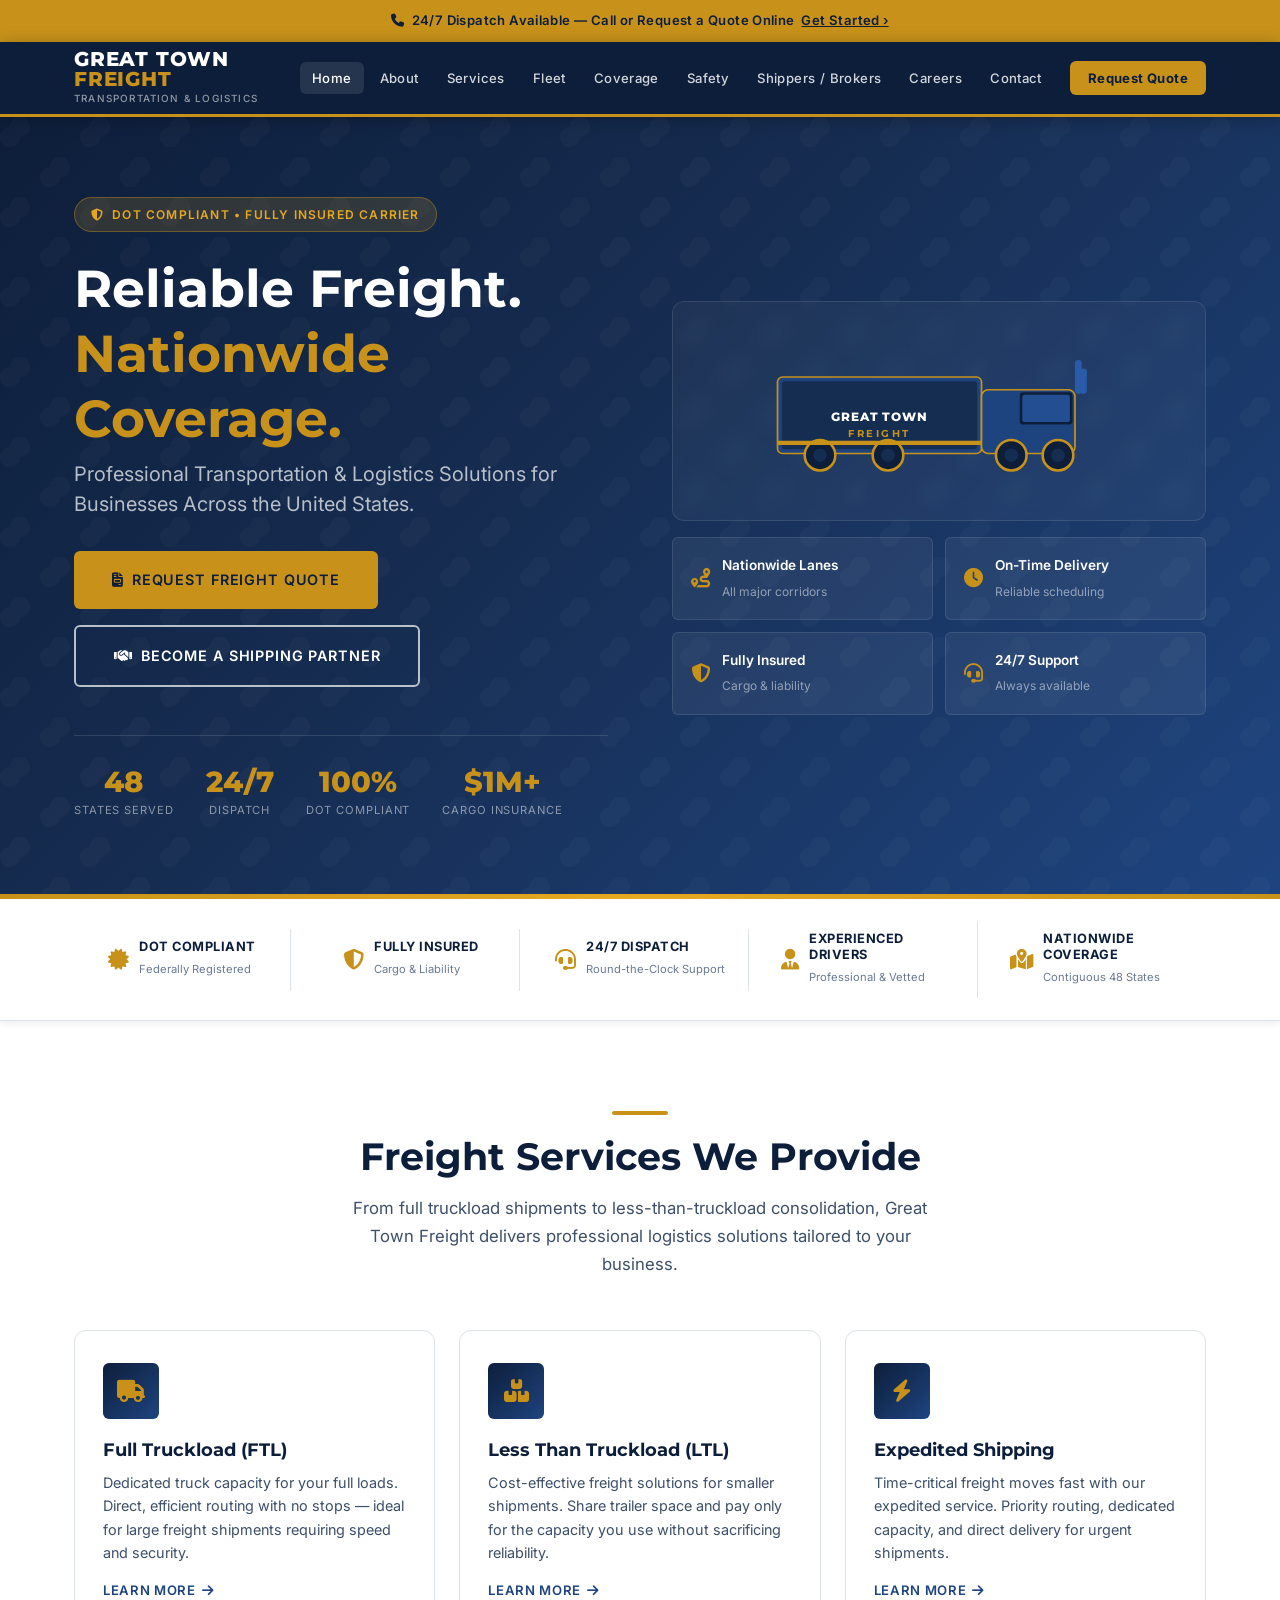
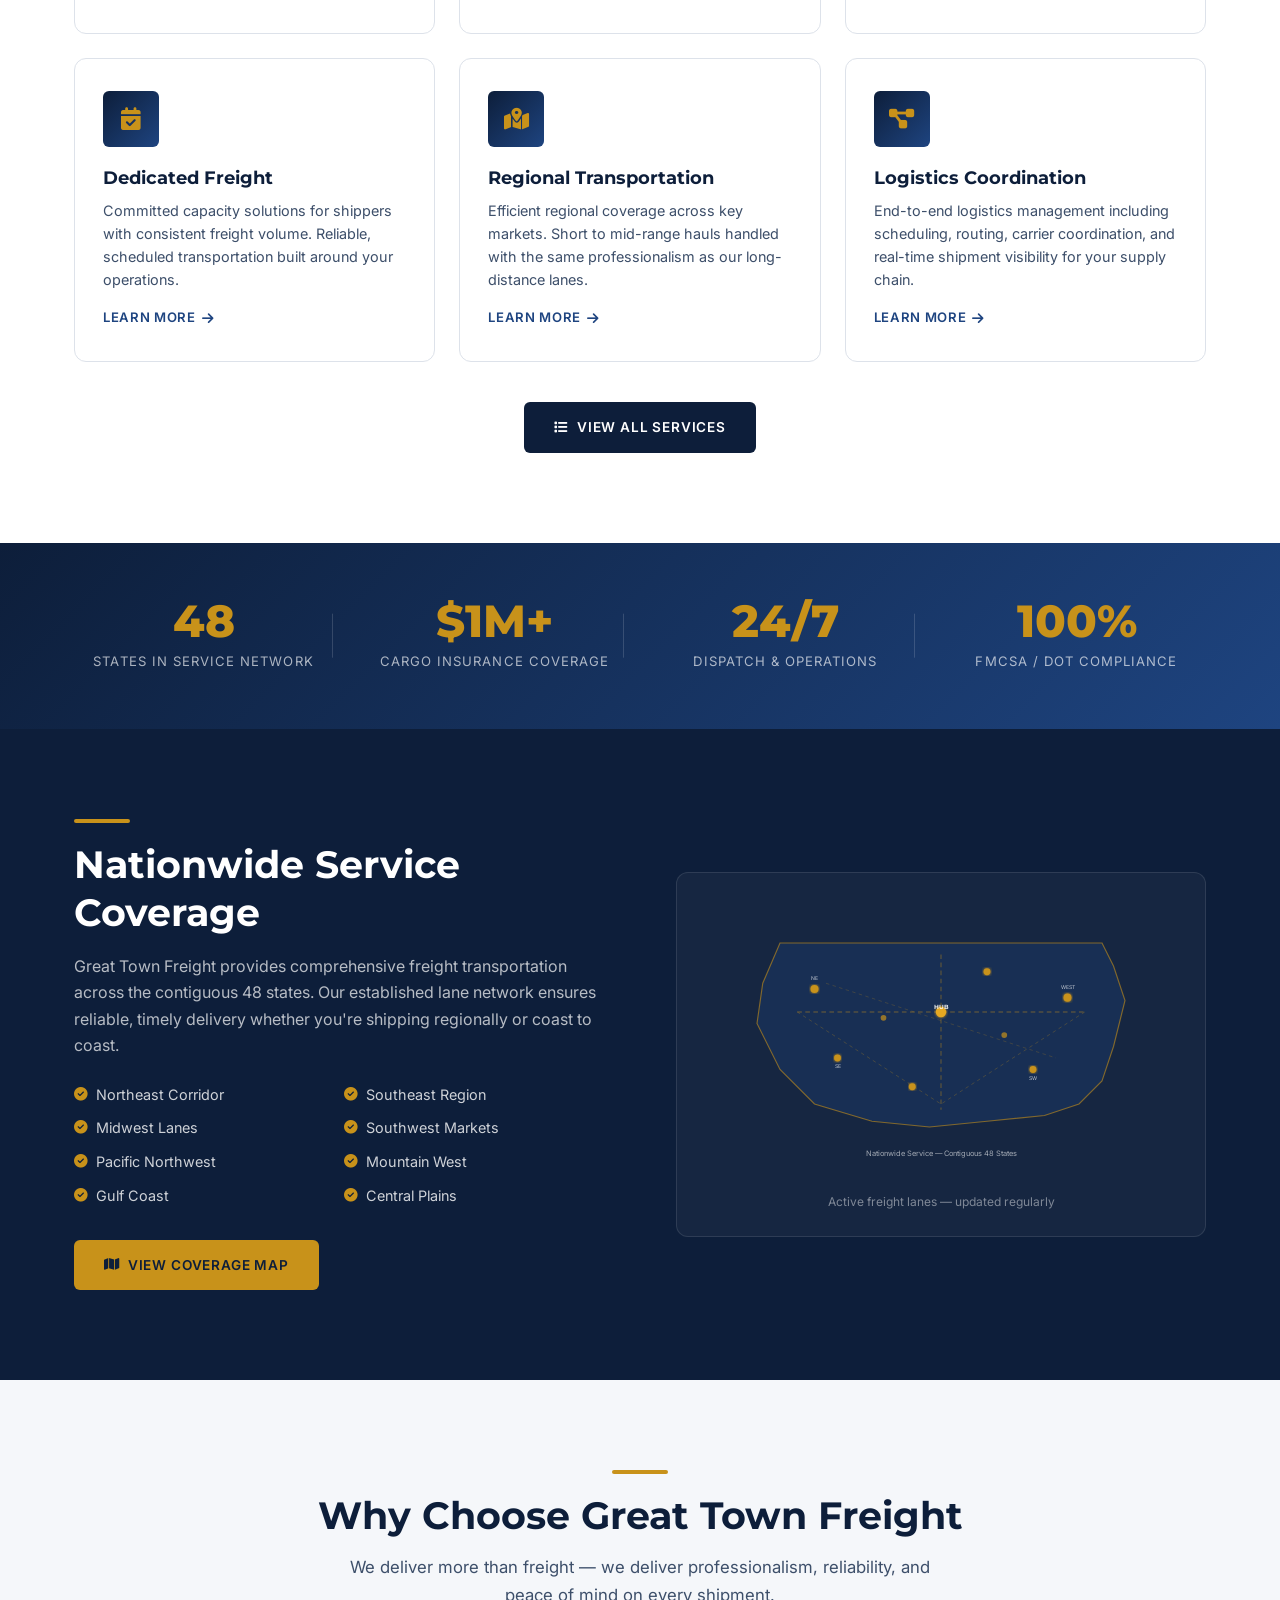
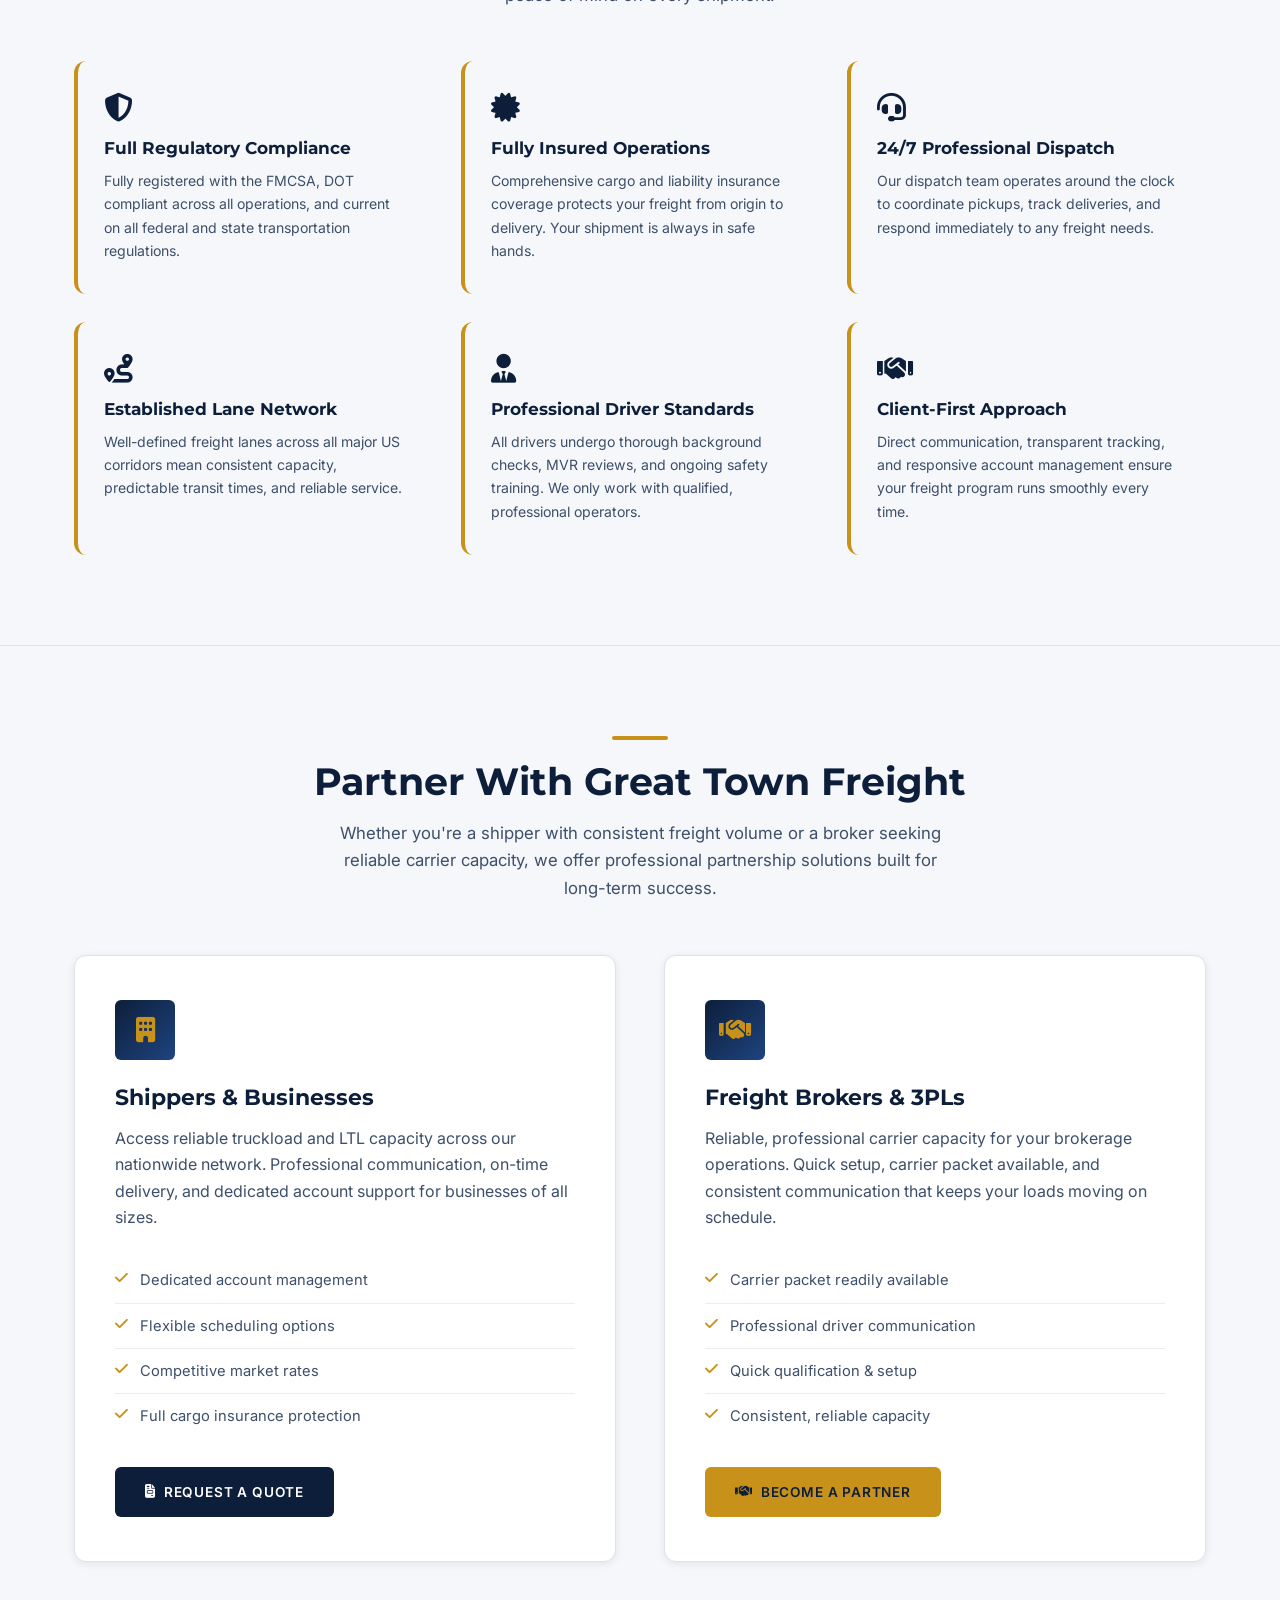
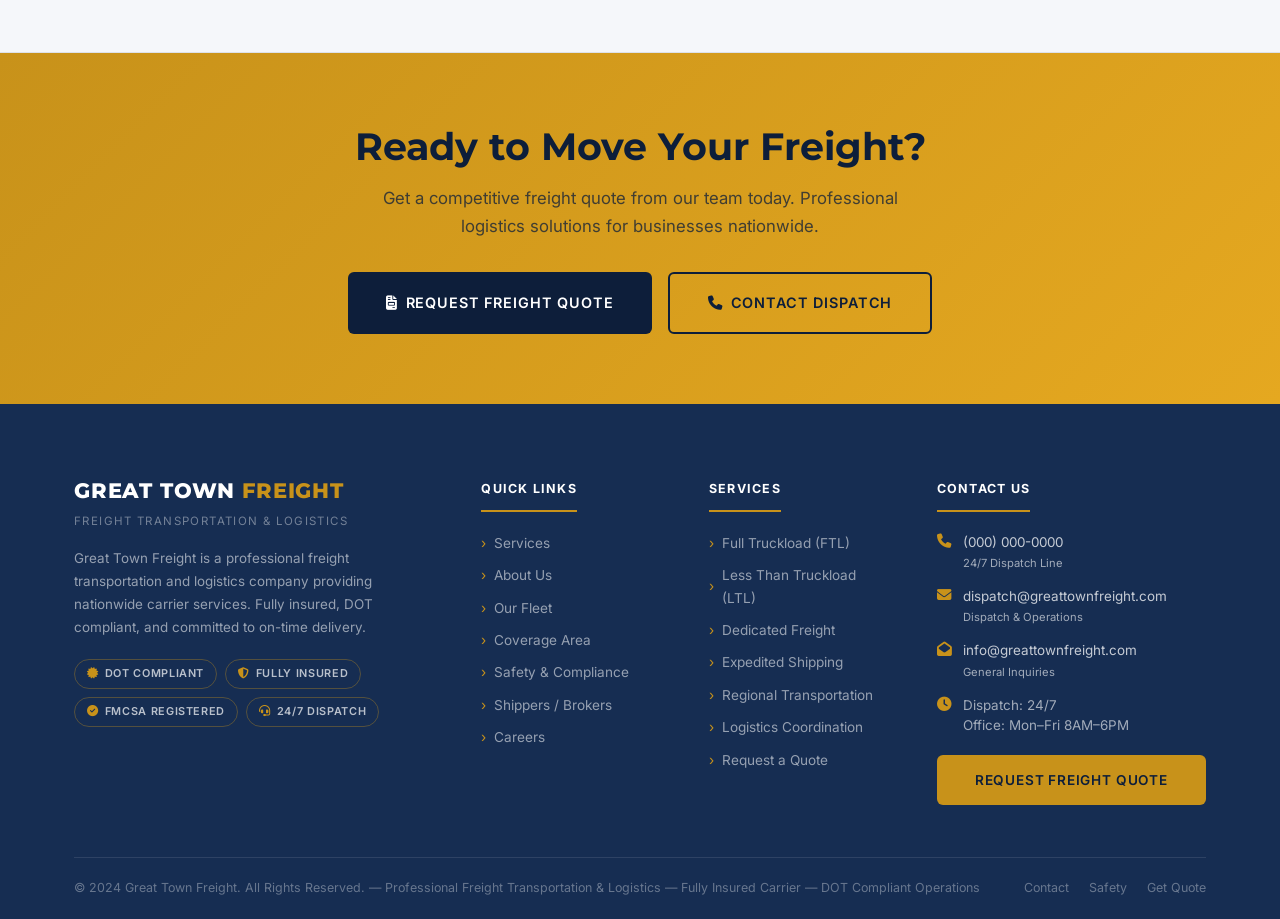
<file: index.html>
<!DOCTYPE html>
<html lang="en">
<head>
  <meta charset="UTF-8" />
  <meta name="viewport" content="width=device-width, initial-scale=1.0" />
  <meta name="description" content="Great Town Freight — Professional freight transportation and logistics solutions. Nationwide coverage, DOT compliant, fully insured. FTL, LTL, dedicated freight and more." />
  <meta name="keywords" content="freight transportation, trucking company, logistics, FTL, LTL, nationwide freight, DOT compliant carrier" />
  <title>Great Town Freight | Professional Freight Transportation & Logistics</title>
  <link rel="preconnect" href="https://fonts.googleapis.com" />
  <link rel="preconnect" href="https://fonts.gstatic.com" crossorigin />
  <link href="https://fonts.googleapis.com/css2?family=Inter:wght@400;500;600;700&family=Montserrat:wght@600;700;800&display=swap" rel="stylesheet" />
  <link rel="stylesheet" href="https://cdnjs.cloudflare.com/ajax/libs/font-awesome/6.5.0/css/all.min.css" />
  <link rel="stylesheet" href="css/styles.css" />
</head>
<body>

  <!-- Alert Bar -->
  <div class="alert-bar">
    <p><i class="fas fa-phone"></i>&nbsp; 24/7 Dispatch Available &mdash; Call or Request a Quote Online &nbsp;<a href="quote.html">Get Started &rsaquo;</a></p>
  </div>

  <!-- Navigation -->
  <nav class="site-nav">
    <div class="container">
      <div class="nav-inner">
        <a href="index.html" class="nav-logo">
          <span class="nav-logo-name">Great Town <span>Freight</span></span>
          <span class="nav-logo-tag">Transportation &amp; Logistics</span>
        </a>
        <ul class="nav-links">
          <li><a href="index.html" class="active">Home</a></li>
          <li><a href="about.html">About</a></li>
          <li><a href="services.html">Services</a></li>
          <li><a href="fleet.html">Fleet</a></li>
          <li><a href="coverage.html">Coverage</a></li>
          <li><a href="safety.html">Safety</a></li>
          <li><a href="shippers.html">Shippers / Brokers</a></li>
          <li><a href="careers.html">Careers</a></li>
          <li><a href="contact.html">Contact</a></li>
          <li class="nav-cta"><a href="quote.html">Request Quote</a></li>
        </ul>
        <div class="nav-hamburger" onclick="toggleMenu()" aria-label="Menu">
          <span></span><span></span><span></span>
        </div>
      </div>
    </div>
    <div class="nav-mobile" id="mobileMenu">
      <a href="index.html">Home</a>
      <a href="about.html">About</a>
      <a href="services.html">Services</a>
      <a href="fleet.html">Fleet</a>
      <a href="coverage.html">Coverage</a>
      <a href="safety.html">Safety &amp; Compliance</a>
      <a href="shippers.html">Shippers / Brokers</a>
      <a href="careers.html">Careers</a>
      <a href="contact.html">Contact</a>
      <a href="quote.html" class="mobile-cta">Request Freight Quote</a>
    </div>
  </nav>

  <!-- Hero -->
  <section class="hero">
    <div class="container">
      <div class="hero-inner">
        <div class="hero-content">
          <div class="hero-badge">
            <i class="fas fa-shield-halved"></i>
            DOT Compliant &bull; Fully Insured Carrier
          </div>
          <h1>Reliable Freight.<br><span>Nationwide Coverage.</span></h1>
          <p class="hero-subtitle">Professional Transportation &amp; Logistics Solutions for Businesses Across the United States.</p>
          <div class="hero-ctas">
            <a href="quote.html" class="btn btn-primary btn-lg"><i class="fas fa-file-invoice"></i> Request Freight Quote</a>
            <a href="shippers.html" class="btn btn-secondary btn-lg"><i class="fas fa-handshake"></i> Become a Shipping Partner</a>
          </div>
          <div class="hero-stats">
            <div class="hero-stat-item">
              <div class="hero-stat-num">48</div>
              <div class="hero-stat-label">States Served</div>
            </div>
            <div class="hero-stat-item">
              <div class="hero-stat-num">24/7</div>
              <div class="hero-stat-label">Dispatch</div>
            </div>
            <div class="hero-stat-item">
              <div class="hero-stat-num">100%</div>
              <div class="hero-stat-label">DOT Compliant</div>
            </div>
            <div class="hero-stat-item">
              <div class="hero-stat-num">$1M+</div>
              <div class="hero-stat-label">Cargo Insurance</div>
            </div>
          </div>
        </div>
        <div class="hero-visual">
          <div class="hero-truck-graphic">
            <svg class="truck-icon-svg" viewBox="0 0 400 160" fill="none" xmlns="http://www.w3.org/2000/svg">
              <!-- Trailer -->
              <rect x="10" y="40" width="240" height="90" rx="6" fill="#1e4480" stroke="#c8921a" stroke-width="2"/>
              <rect x="15" y="45" width="230" height="80" rx="4" fill="#162d52"/>
              <!-- Cab -->
              <rect x="250" y="55" width="110" height="75" rx="8" fill="#1e4480" stroke="#c8921a" stroke-width="2"/>
              <rect x="295" y="58" width="62" height="38" rx="4" fill="#0d1e3a"/>
              <rect x="298" y="61" width="56" height="32" rx="3" fill="#2a5ba8" opacity="0.8"/>
              <!-- Wheels -->
              <circle cx="60" cy="132" r="18" fill="#0d1e3a" stroke="#c8921a" stroke-width="3"/>
              <circle cx="60" cy="132" r="8" fill="#162d52"/>
              <circle cx="140" cy="132" r="18" fill="#0d1e3a" stroke="#c8921a" stroke-width="3"/>
              <circle cx="140" cy="132" r="8" fill="#162d52"/>
              <circle cx="285" cy="132" r="18" fill="#0d1e3a" stroke="#c8921a" stroke-width="3"/>
              <circle cx="285" cy="132" r="8" fill="#162d52"/>
              <circle cx="340" cy="132" r="18" fill="#0d1e3a" stroke="#c8921a" stroke-width="3"/>
              <circle cx="340" cy="132" r="8" fill="#162d52"/>
              <!-- Logo text on trailer -->
              <text x="130" y="92" text-anchor="middle" font-family="Montserrat,Arial" font-size="14" font-weight="800" fill="#ffffff" letter-spacing="1">GREAT TOWN</text>
              <text x="130" y="110" text-anchor="middle" font-family="Montserrat,Arial" font-size="12" font-weight="700" fill="#c8921a" letter-spacing="3">FREIGHT</text>
              <!-- Gold stripe -->
              <rect x="10" y="115" width="240" height="5" fill="#c8921a"/>
              <!-- Exhaust stack -->
              <rect x="360" y="20" width="8" height="40" rx="4" fill="#2a5ba8"/>
              <rect x="366" y="30" width="8" height="30" rx="4" fill="#2a5ba8"/>
            </svg>
          </div>
          <div class="hero-info-cards">
            <div class="hero-info-card">
              <i class="fas fa-route"></i>
              <div class="hero-info-card-text">
                <strong>Nationwide Lanes</strong>
                <span>All major corridors</span>
              </div>
            </div>
            <div class="hero-info-card">
              <i class="fas fa-clock"></i>
              <div class="hero-info-card-text">
                <strong>On-Time Delivery</strong>
                <span>Reliable scheduling</span>
              </div>
            </div>
            <div class="hero-info-card">
              <i class="fas fa-shield-halved"></i>
              <div class="hero-info-card-text">
                <strong>Fully Insured</strong>
                <span>Cargo &amp; liability</span>
              </div>
            </div>
            <div class="hero-info-card">
              <i class="fas fa-headset"></i>
              <div class="hero-info-card-text">
                <strong>24/7 Support</strong>
                <span>Always available</span>
              </div>
            </div>
          </div>
        </div>
      </div>
    </div>
  </section>

  <!-- Credibility Bar -->
  <section class="cred-bar">
    <div class="container">
      <div class="cred-bar-inner">
        <div class="cred-item">
          <i class="fas fa-certificate"></i>
          <div class="cred-item-text">
            <strong>DOT Compliant</strong>
            <span>Federally Registered</span>
          </div>
        </div>
        <div class="cred-item">
          <i class="fas fa-shield-halved"></i>
          <div class="cred-item-text">
            <strong>Fully Insured</strong>
            <span>Cargo &amp; Liability</span>
          </div>
        </div>
        <div class="cred-item">
          <i class="fas fa-headset"></i>
          <div class="cred-item-text">
            <strong>24/7 Dispatch</strong>
            <span>Round-the-Clock Support</span>
          </div>
        </div>
        <div class="cred-item">
          <i class="fas fa-user-tie"></i>
          <div class="cred-item-text">
            <strong>Experienced Drivers</strong>
            <span>Professional &amp; Vetted</span>
          </div>
        </div>
        <div class="cred-item">
          <i class="fas fa-map-location-dot"></i>
          <div class="cred-item-text">
            <strong>Nationwide Coverage</strong>
            <span>Contiguous 48 States</span>
          </div>
        </div>
      </div>
    </div>
  </section>

  <!-- Services Preview -->
  <section class="section-pad">
    <div class="container">
      <div class="section-header center">
        <span class="divider"></span>
        <h2>Freight Services We Provide</h2>
        <p>From full truckload shipments to less-than-truckload consolidation, Great Town Freight delivers professional logistics solutions tailored to your business.</p>
      </div>
      <div class="services-grid">
        <div class="service-card">
          <div class="service-icon"><i class="fas fa-truck"></i></div>
          <h3>Full Truckload (FTL)</h3>
          <p>Dedicated truck capacity for your full loads. Direct, efficient routing with no stops — ideal for large freight shipments requiring speed and security.</p>
          <a href="services.html">Learn More <i class="fas fa-arrow-right"></i></a>
        </div>
        <div class="service-card">
          <div class="service-icon"><i class="fas fa-boxes-stacked"></i></div>
          <h3>Less Than Truckload (LTL)</h3>
          <p>Cost-effective freight solutions for smaller shipments. Share trailer space and pay only for the capacity you use without sacrificing reliability.</p>
          <a href="services.html">Learn More <i class="fas fa-arrow-right"></i></a>
        </div>
        <div class="service-card">
          <div class="service-icon"><i class="fas fa-bolt"></i></div>
          <h3>Expedited Shipping</h3>
          <p>Time-critical freight moves fast with our expedited service. Priority routing, dedicated capacity, and direct delivery for urgent shipments.</p>
          <a href="services.html">Learn More <i class="fas fa-arrow-right"></i></a>
        </div>
        <div class="service-card">
          <div class="service-icon"><i class="fas fa-calendar-check"></i></div>
          <h3>Dedicated Freight</h3>
          <p>Committed capacity solutions for shippers with consistent freight volume. Reliable, scheduled transportation built around your operations.</p>
          <a href="services.html">Learn More <i class="fas fa-arrow-right"></i></a>
        </div>
        <div class="service-card">
          <div class="service-icon"><i class="fas fa-map-marked-alt"></i></div>
          <h3>Regional Transportation</h3>
          <p>Efficient regional coverage across key markets. Short to mid-range hauls handled with the same professionalism as our long-distance lanes.</p>
          <a href="services.html">Learn More <i class="fas fa-arrow-right"></i></a>
        </div>
        <div class="service-card">
          <div class="service-icon"><i class="fas fa-diagram-project"></i></div>
          <h3>Logistics Coordination</h3>
          <p>End-to-end logistics management including scheduling, routing, carrier coordination, and real-time shipment visibility for your supply chain.</p>
          <a href="services.html">Learn More <i class="fas fa-arrow-right"></i></a>
        </div>
      </div>
      <div class="text-center mt-40">
        <a href="services.html" class="btn btn-navy"><i class="fas fa-list"></i> View All Services</a>
      </div>
    </div>
  </section>

  <!-- Stats Bar -->
  <section class="stats-bar">
    <div class="container">
      <div class="stats-grid">
        <div class="stat-item">
          <div class="stat-num">48</div>
          <div class="stat-label">States in Service Network</div>
        </div>
        <div class="stat-item">
          <div class="stat-num">$1M+</div>
          <div class="stat-label">Cargo Insurance Coverage</div>
        </div>
        <div class="stat-item">
          <div class="stat-num">24/7</div>
          <div class="stat-label">Dispatch &amp; Operations</div>
        </div>
        <div class="stat-item">
          <div class="stat-num">100%</div>
          <div class="stat-label">FMCSA / DOT Compliance</div>
        </div>
      </div>
    </div>
  </section>

  <!-- Coverage Section -->
  <section class="section-pad coverage-section">
    <div class="container">
      <div class="coverage-inner">
        <div class="coverage-content">
          <span class="divider"></span>
          <h2 class="text-white">Nationwide Service Coverage</h2>
          <p>Great Town Freight provides comprehensive freight transportation across the contiguous 48 states. Our established lane network ensures reliable, timely delivery whether you're shipping regionally or coast to coast.</p>
          <ul class="coverage-list">
            <li><i class="fas fa-check-circle"></i> Northeast Corridor</li>
            <li><i class="fas fa-check-circle"></i> Southeast Region</li>
            <li><i class="fas fa-check-circle"></i> Midwest Lanes</li>
            <li><i class="fas fa-check-circle"></i> Southwest Markets</li>
            <li><i class="fas fa-check-circle"></i> Pacific Northwest</li>
            <li><i class="fas fa-check-circle"></i> Mountain West</li>
            <li><i class="fas fa-check-circle"></i> Gulf Coast</li>
            <li><i class="fas fa-check-circle"></i> Central Plains</li>
          </ul>
          <a href="coverage.html" class="btn btn-primary"><i class="fas fa-map"></i> View Coverage Map</a>
        </div>
        <div class="map-container">
          <!-- US Map SVG Outline -->
          <svg class="us-map-svg" viewBox="0 0 800 500" xmlns="http://www.w3.org/2000/svg">
            <defs>
              <filter id="glow">
                <feGaussianBlur stdDeviation="3" result="blur"/>
                <feMerge><feMergeNode in="blur"/><feMergeNode in="SourceGraphic"/></feMerge>
              </filter>
            </defs>
            <!-- US Outline simplified -->
            <path d="M 120 80 L 680 80 L 700 120 L 720 180 L 700 260 L 680 320 L 640 360 L 580 380 L 480 390 L 380 400 L 280 390 L 180 360 L 120 300 L 80 220 L 90 150 Z" fill="rgba(30,68,128,0.3)" stroke="rgba(200,146,26,0.6)" stroke-width="2"/>
            <!-- Route lines -->
            <line x1="150" y1="200" x2="650" y2="200" stroke="rgba(200,146,26,0.5)" stroke-width="2" stroke-dasharray="8,6"/>
            <line x1="400" y1="100" x2="400" y2="370" stroke="rgba(200,146,26,0.4)" stroke-width="2" stroke-dasharray="8,6"/>
            <line x1="150" y1="200" x2="400" y2="360" stroke="rgba(200,146,26,0.3)" stroke-width="1.5" stroke-dasharray="6,6"/>
            <line x1="650" y1="200" x2="400" y2="360" stroke="rgba(200,146,26,0.3)" stroke-width="1.5" stroke-dasharray="6,6"/>
            <line x1="200" y1="150" x2="600" y2="280" stroke="rgba(200,146,26,0.25)" stroke-width="1.5" stroke-dasharray="6,6"/>
            <!-- Cities / Nodes -->
            <circle cx="180" cy="160" r="7" fill="#c8921a" filter="url(#glow)"/>
            <circle cx="620" cy="175" r="7" fill="#c8921a" filter="url(#glow)"/>
            <circle cx="400" cy="200" r="9" fill="#e5a820" filter="url(#glow)"/>
            <circle cx="220" cy="280" r="6" fill="#c8921a" filter="url(#glow)"/>
            <circle cx="560" cy="300" r="6" fill="#c8921a" filter="url(#glow)"/>
            <circle cx="350" cy="330" r="6" fill="#c8921a" filter="url(#glow)"/>
            <circle cx="480" cy="130" r="6" fill="#c8921a" filter="url(#glow)"/>
            <circle cx="300" cy="210" r="5" fill="rgba(200,146,26,0.7)"/>
            <circle cx="510" cy="240" r="5" fill="rgba(200,146,26,0.7)"/>
            <!-- Labels -->
            <text x="400" y="195" text-anchor="middle" font-family="Montserrat,Arial" font-size="11" font-weight="700" fill="#ffffff" opacity="0.9">HUB</text>
            <text x="400" y="450" text-anchor="middle" font-family="Inter,Arial" font-size="13" fill="rgba(255,255,255,0.6)">Nationwide Service — Contiguous 48 States</text>
            <text x="180" y="145" text-anchor="middle" font-family="Inter,Arial" font-size="9" fill="rgba(255,255,255,0.7)">NE</text>
            <text x="620" y="160" text-anchor="middle" font-family="Inter,Arial" font-size="9" fill="rgba(255,255,255,0.7)">WEST</text>
            <text x="220" y="298" text-anchor="middle" font-family="Inter,Arial" font-size="9" fill="rgba(255,255,255,0.7)">SE</text>
            <text x="560" y="318" text-anchor="middle" font-family="Inter,Arial" font-size="9" fill="rgba(255,255,255,0.7)">SW</text>
          </svg>
          <p style="color:rgba(255,255,255,0.45); font-size:0.75rem; text-align:center; margin-top:8px;">Active freight lanes &mdash; updated regularly</p>
        </div>
      </div>
    </div>
  </section>

  <!-- Why Choose -->
  <section class="section-pad bg-light">
    <div class="container">
      <div class="section-header center">
        <span class="divider"></span>
        <h2>Why Choose Great Town Freight</h2>
        <p>We deliver more than freight — we deliver professionalism, reliability, and peace of mind on every shipment.</p>
      </div>
      <div class="why-grid">
        <div class="why-card">
          <i class="fas fa-shield-halved"></i>
          <h3>Full Regulatory Compliance</h3>
          <p>Fully registered with the FMCSA, DOT compliant across all operations, and current on all federal and state transportation regulations.</p>
        </div>
        <div class="why-card">
          <i class="fas fa-certificate"></i>
          <h3>Fully Insured Operations</h3>
          <p>Comprehensive cargo and liability insurance coverage protects your freight from origin to delivery. Your shipment is always in safe hands.</p>
        </div>
        <div class="why-card">
          <i class="fas fa-headset"></i>
          <h3>24/7 Professional Dispatch</h3>
          <p>Our dispatch team operates around the clock to coordinate pickups, track deliveries, and respond immediately to any freight needs.</p>
        </div>
        <div class="why-card">
          <i class="fas fa-route"></i>
          <h3>Established Lane Network</h3>
          <p>Well-defined freight lanes across all major US corridors mean consistent capacity, predictable transit times, and reliable service.</p>
        </div>
        <div class="why-card">
          <i class="fas fa-user-tie"></i>
          <h3>Professional Driver Standards</h3>
          <p>All drivers undergo thorough background checks, MVR reviews, and ongoing safety training. We only work with qualified, professional operators.</p>
        </div>
        <div class="why-card">
          <i class="fas fa-handshake"></i>
          <h3>Client-First Approach</h3>
          <p>Direct communication, transparent tracking, and responsive account management ensure your freight program runs smoothly every time.</p>
        </div>
      </div>
    </div>
  </section>

  <!-- Partner With Us -->
  <section class="section-pad partner-section">
    <div class="container">
      <div class="section-header center">
        <span class="divider"></span>
        <h2>Partner With Great Town Freight</h2>
        <p>Whether you're a shipper with consistent freight volume or a broker seeking reliable carrier capacity, we offer professional partnership solutions built for long-term success.</p>
      </div>
      <div class="partner-inner">
        <div class="partner-card">
          <div class="partner-card-icon"><i class="fas fa-building"></i></div>
          <h3>Shippers &amp; Businesses</h3>
          <p>Access reliable truckload and LTL capacity across our nationwide network. Professional communication, on-time delivery, and dedicated account support for businesses of all sizes.</p>
          <ul class="check-list" style="margin-bottom:28px;">
            <li><i class="fas fa-check"></i> Dedicated account management</li>
            <li><i class="fas fa-check"></i> Flexible scheduling options</li>
            <li><i class="fas fa-check"></i> Competitive market rates</li>
            <li><i class="fas fa-check"></i> Full cargo insurance protection</li>
          </ul>
          <a href="quote.html" class="btn btn-navy"><i class="fas fa-file-invoice"></i> Request a Quote</a>
        </div>
        <div class="partner-card">
          <div class="partner-card-icon"><i class="fas fa-handshake"></i></div>
          <h3>Freight Brokers &amp; 3PLs</h3>
          <p>Reliable, professional carrier capacity for your brokerage operations. Quick setup, carrier packet available, and consistent communication that keeps your loads moving on schedule.</p>
          <ul class="check-list" style="margin-bottom:28px;">
            <li><i class="fas fa-check"></i> Carrier packet readily available</li>
            <li><i class="fas fa-check"></i> Professional driver communication</li>
            <li><i class="fas fa-check"></i> Quick qualification &amp; setup</li>
            <li><i class="fas fa-check"></i> Consistent, reliable capacity</li>
          </ul>
          <a href="shippers.html" class="btn btn-primary"><i class="fas fa-handshake"></i> Become a Partner</a>
        </div>
      </div>
    </div>
  </section>

  <!-- CTA Banner -->
  <section class="cta-banner">
    <div class="container">
      <h2>Ready to Move Your Freight?</h2>
      <p>Get a competitive freight quote from our team today. Professional logistics solutions for businesses nationwide.</p>
      <div class="cta-banner-btns">
        <a href="quote.html" class="btn btn-navy btn-lg"><i class="fas fa-file-invoice"></i> Request Freight Quote</a>
        <a href="contact.html" class="btn btn-outline btn-lg"><i class="fas fa-phone"></i> Contact Dispatch</a>
      </div>
    </div>
  </section>

  <!-- Footer -->
  <footer class="site-footer">
    <div class="container">
      <div class="footer-grid">
        <div class="footer-col">
          <div class="footer-brand-name">Great Town <span>Freight</span></div>
          <div class="footer-tagline">Freight Transportation &amp; Logistics</div>
          <p class="footer-desc">Great Town Freight is a professional freight transportation and logistics company providing nationwide carrier services. Fully insured, DOT compliant, and committed to on-time delivery.</p>
          <div class="footer-trust-badges">
            <span class="trust-badge"><i class="fas fa-certificate"></i> DOT Compliant</span>
            <span class="trust-badge"><i class="fas fa-shield-halved"></i> Fully Insured</span>
            <span class="trust-badge"><i class="fas fa-check-circle"></i> FMCSA Registered</span>
            <span class="trust-badge"><i class="fas fa-headset"></i> 24/7 Dispatch</span>
          </div>
        </div>
        <div class="footer-col">
          <div class="footer-col-title">Quick Links</div>
          <ul class="footer-links">
            <li><a href="services.html">Services</a></li>
            <li><a href="about.html">About Us</a></li>
            <li><a href="fleet.html">Our Fleet</a></li>
            <li><a href="coverage.html">Coverage Area</a></li>
            <li><a href="safety.html">Safety &amp; Compliance</a></li>
            <li><a href="shippers.html">Shippers / Brokers</a></li>
            <li><a href="careers.html">Careers</a></li>
          </ul>
        </div>
        <div class="footer-col">
          <div class="footer-col-title">Services</div>
          <ul class="footer-links">
            <li><a href="services.html">Full Truckload (FTL)</a></li>
            <li><a href="services.html">Less Than Truckload (LTL)</a></li>
            <li><a href="services.html">Dedicated Freight</a></li>
            <li><a href="services.html">Expedited Shipping</a></li>
            <li><a href="services.html">Regional Transportation</a></li>
            <li><a href="services.html">Logistics Coordination</a></li>
            <li><a href="quote.html">Request a Quote</a></li>
          </ul>
        </div>
        <div class="footer-col">
          <div class="footer-col-title">Contact Us</div>
          <div class="footer-contact-item">
            <i class="fas fa-phone"></i>
            <span><a href="tel:+10000000000">(000) 000-0000</a><br><small>24/7 Dispatch Line</small></span>
          </div>
          <div class="footer-contact-item">
            <i class="fas fa-envelope"></i>
            <span><a href="mailto:dispatch@greattownfreight.com">dispatch@greattownfreight.com</a><br><small>Dispatch &amp; Operations</small></span>
          </div>
          <div class="footer-contact-item">
            <i class="fas fa-envelope-open"></i>
            <span><a href="mailto:info@greattownfreight.com">info@greattownfreight.com</a><br><small>General Inquiries</small></span>
          </div>
          <div class="footer-contact-item">
            <i class="fas fa-clock"></i>
            <span>Dispatch: 24/7<br>Office: Mon–Fri 8AM–6PM</span>
          </div>
          <div style="margin-top:20px;">
            <a href="quote.html" class="btn btn-primary" style="width:100%; justify-content:center;">Request Freight Quote</a>
          </div>
        </div>
      </div>
      <div class="footer-bottom">
        <p>&copy; 2024 Great Town Freight. All Rights Reserved. &mdash; Professional Freight Transportation &amp; Logistics &mdash; Fully Insured Carrier &mdash; DOT Compliant Operations</p>
        <div class="footer-bottom-links">
          <a href="contact.html">Contact</a>
          <a href="safety.html">Safety</a>
          <a href="quote.html">Get Quote</a>
        </div>
      </div>
    </div>
  </footer>

  <script>
    function toggleMenu() {
      var m = document.getElementById('mobileMenu');
      m.style.display = m.style.display === 'flex' ? 'none' : 'flex';
    }
  </script>
</body>
</html>
</file>
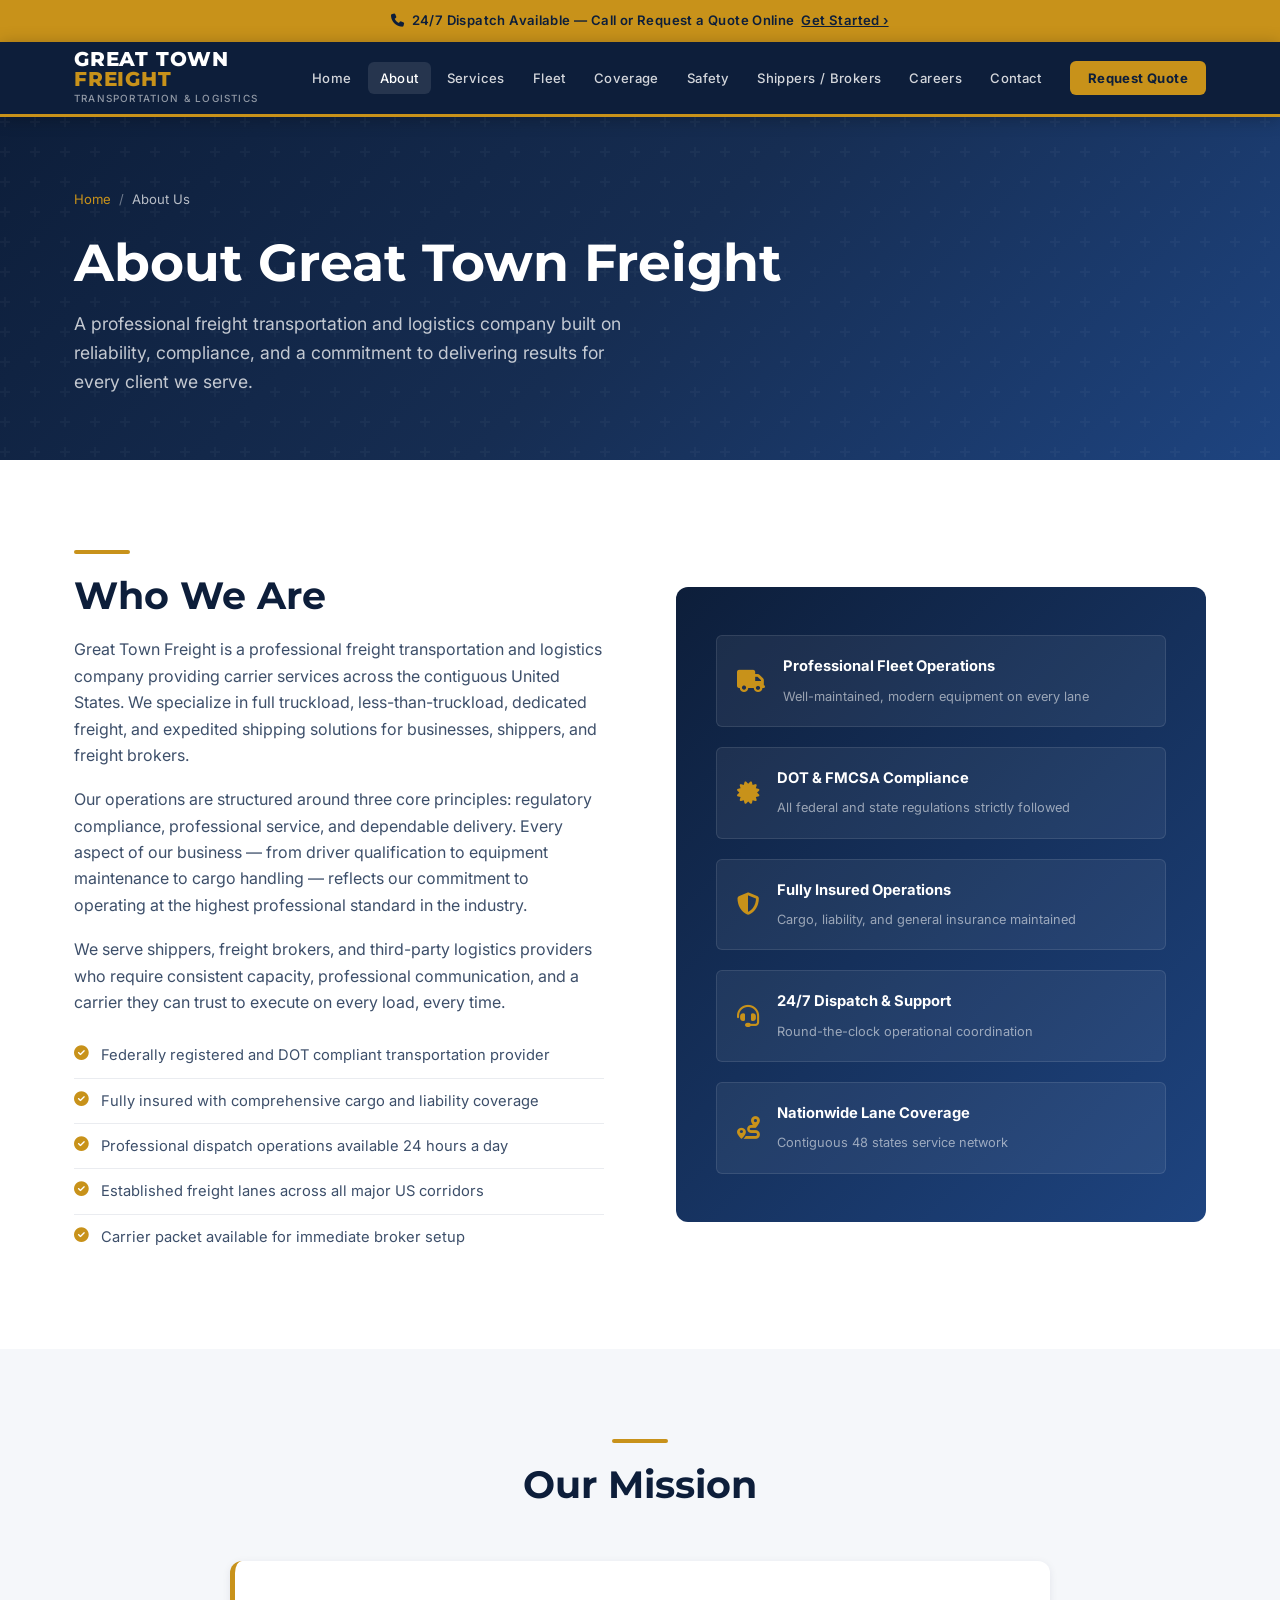
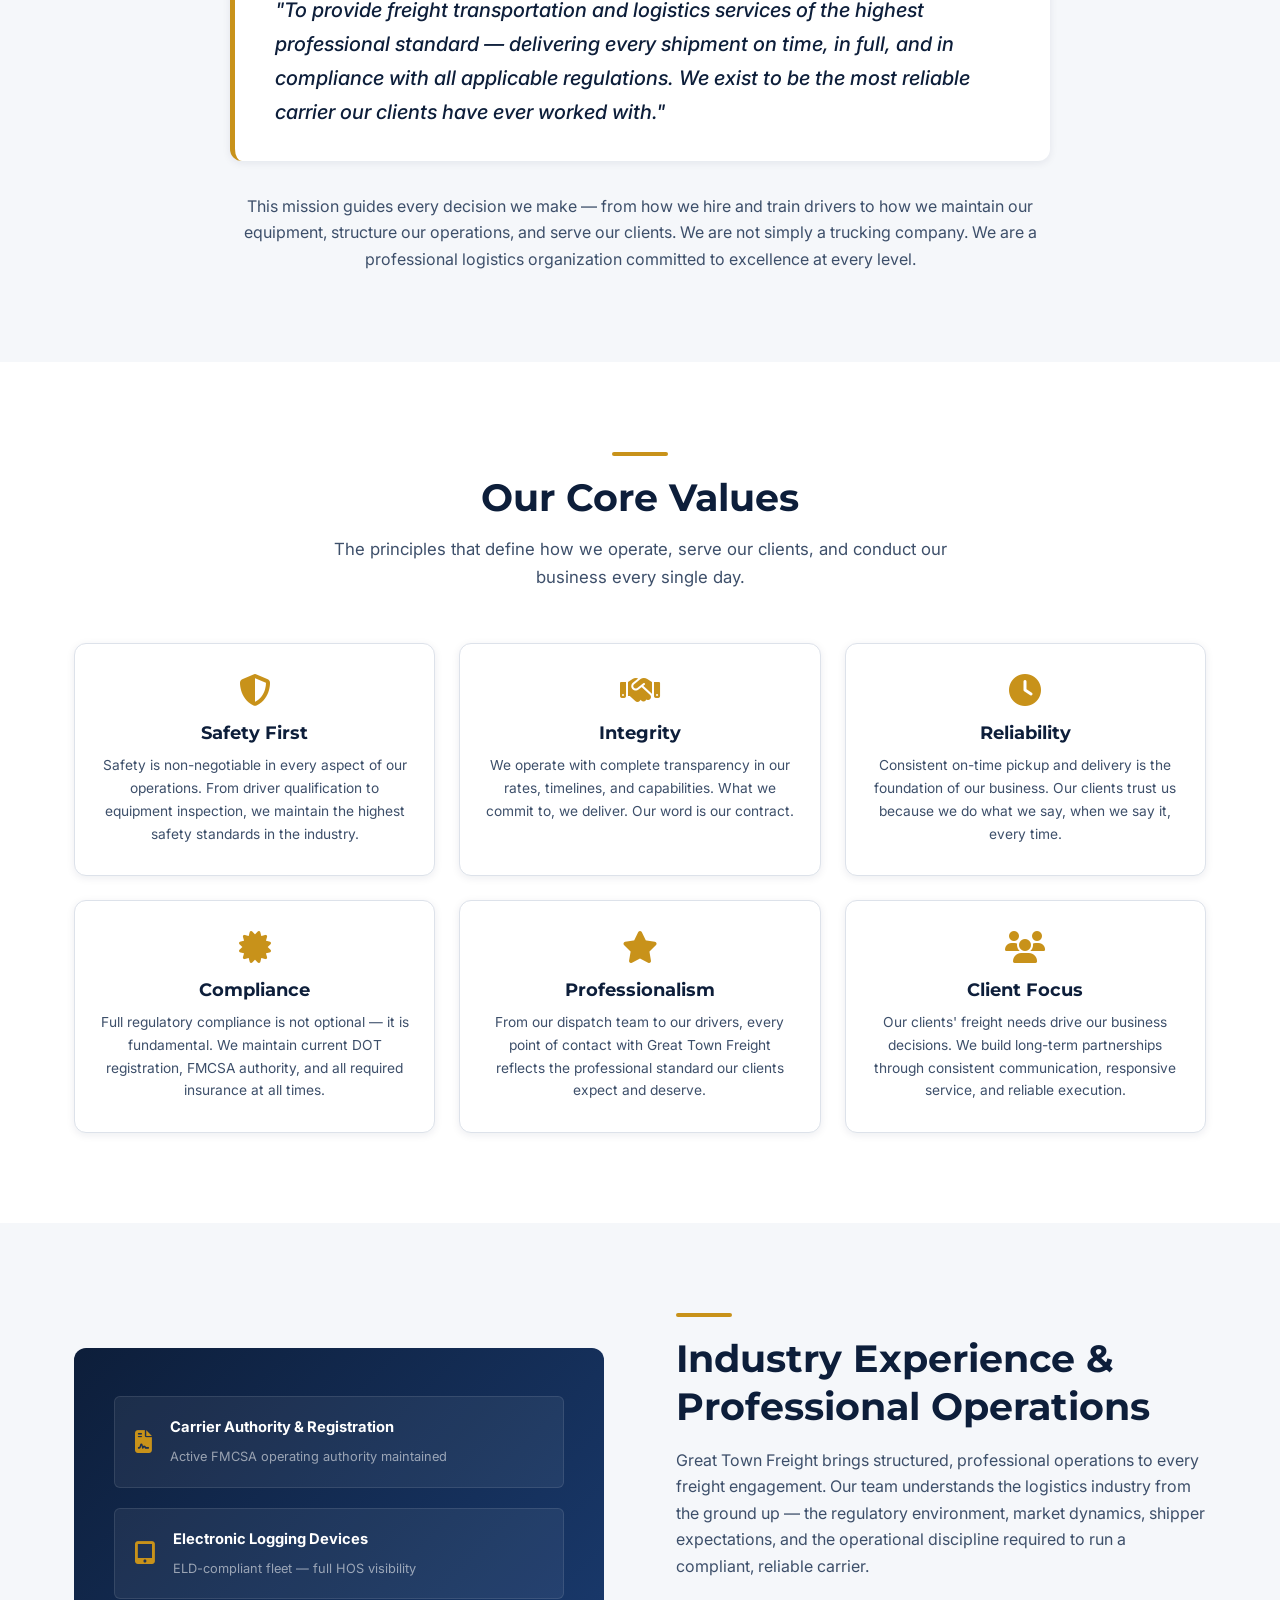
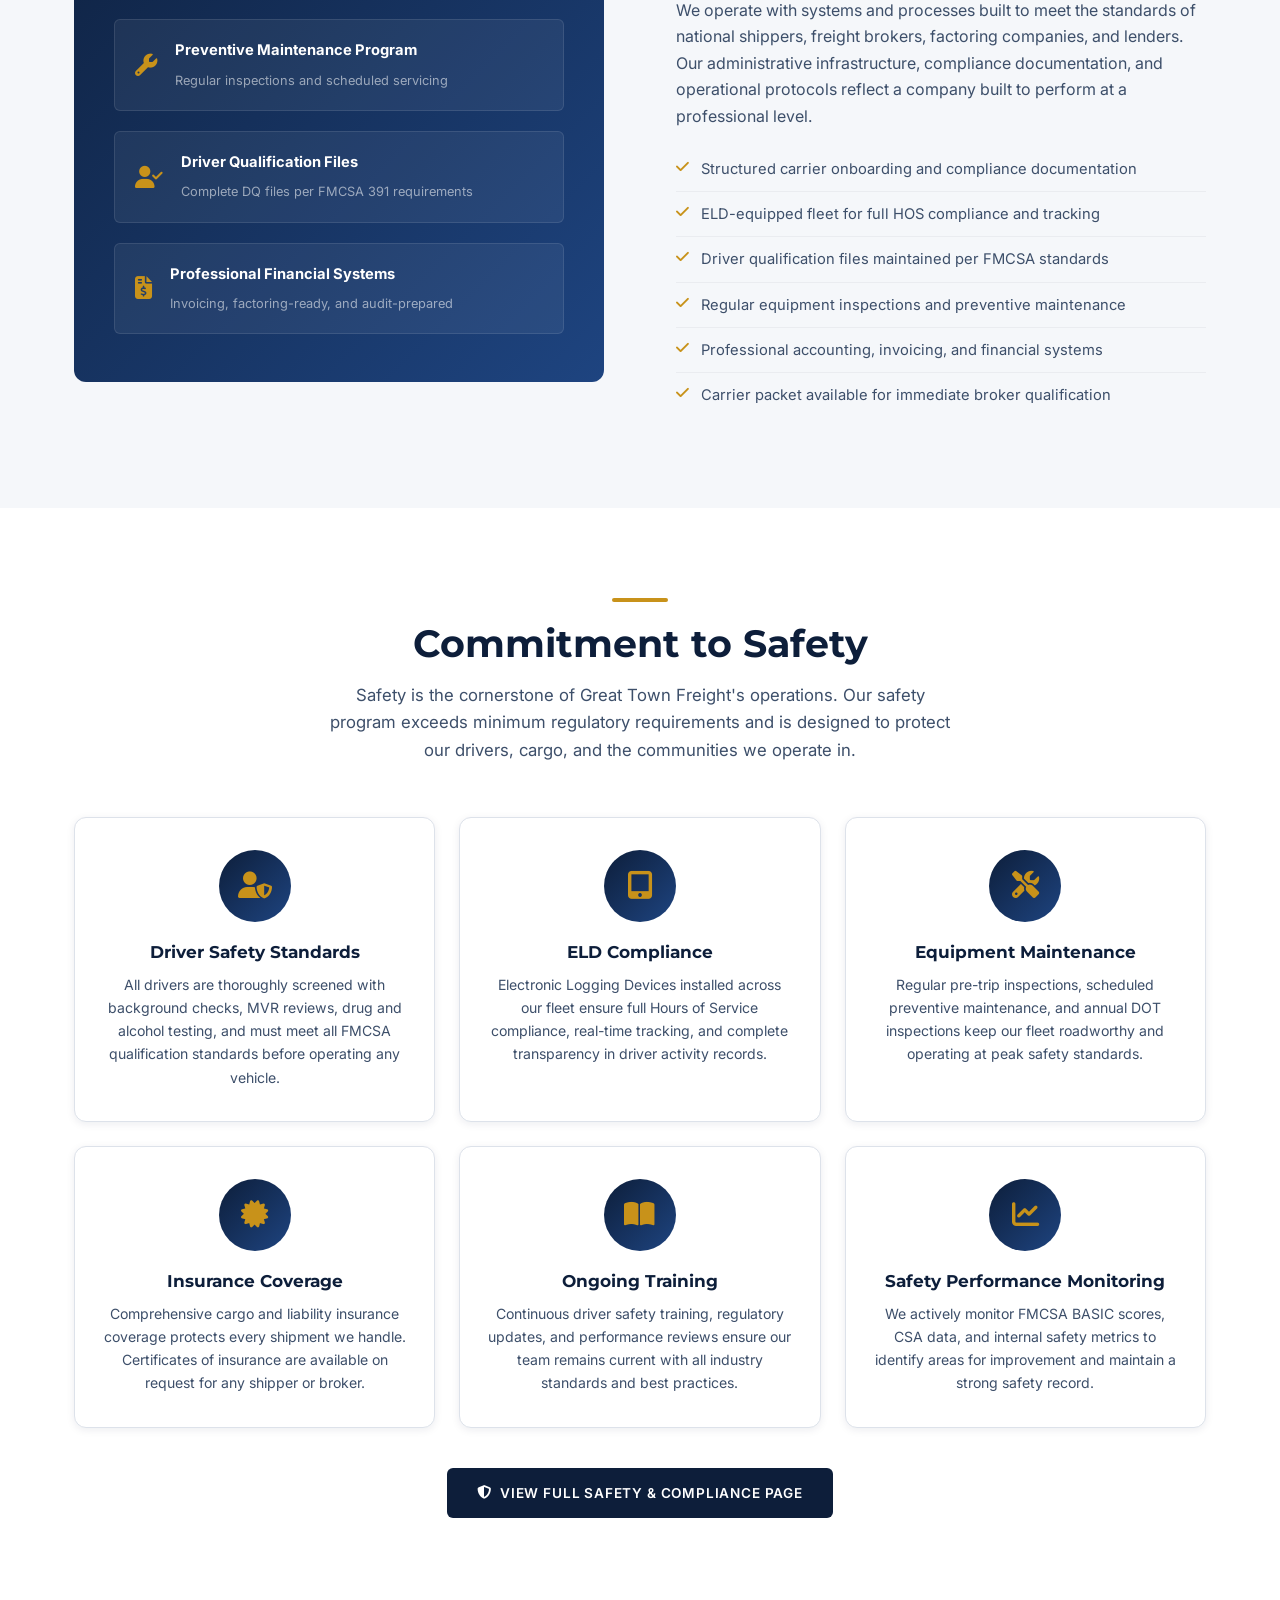
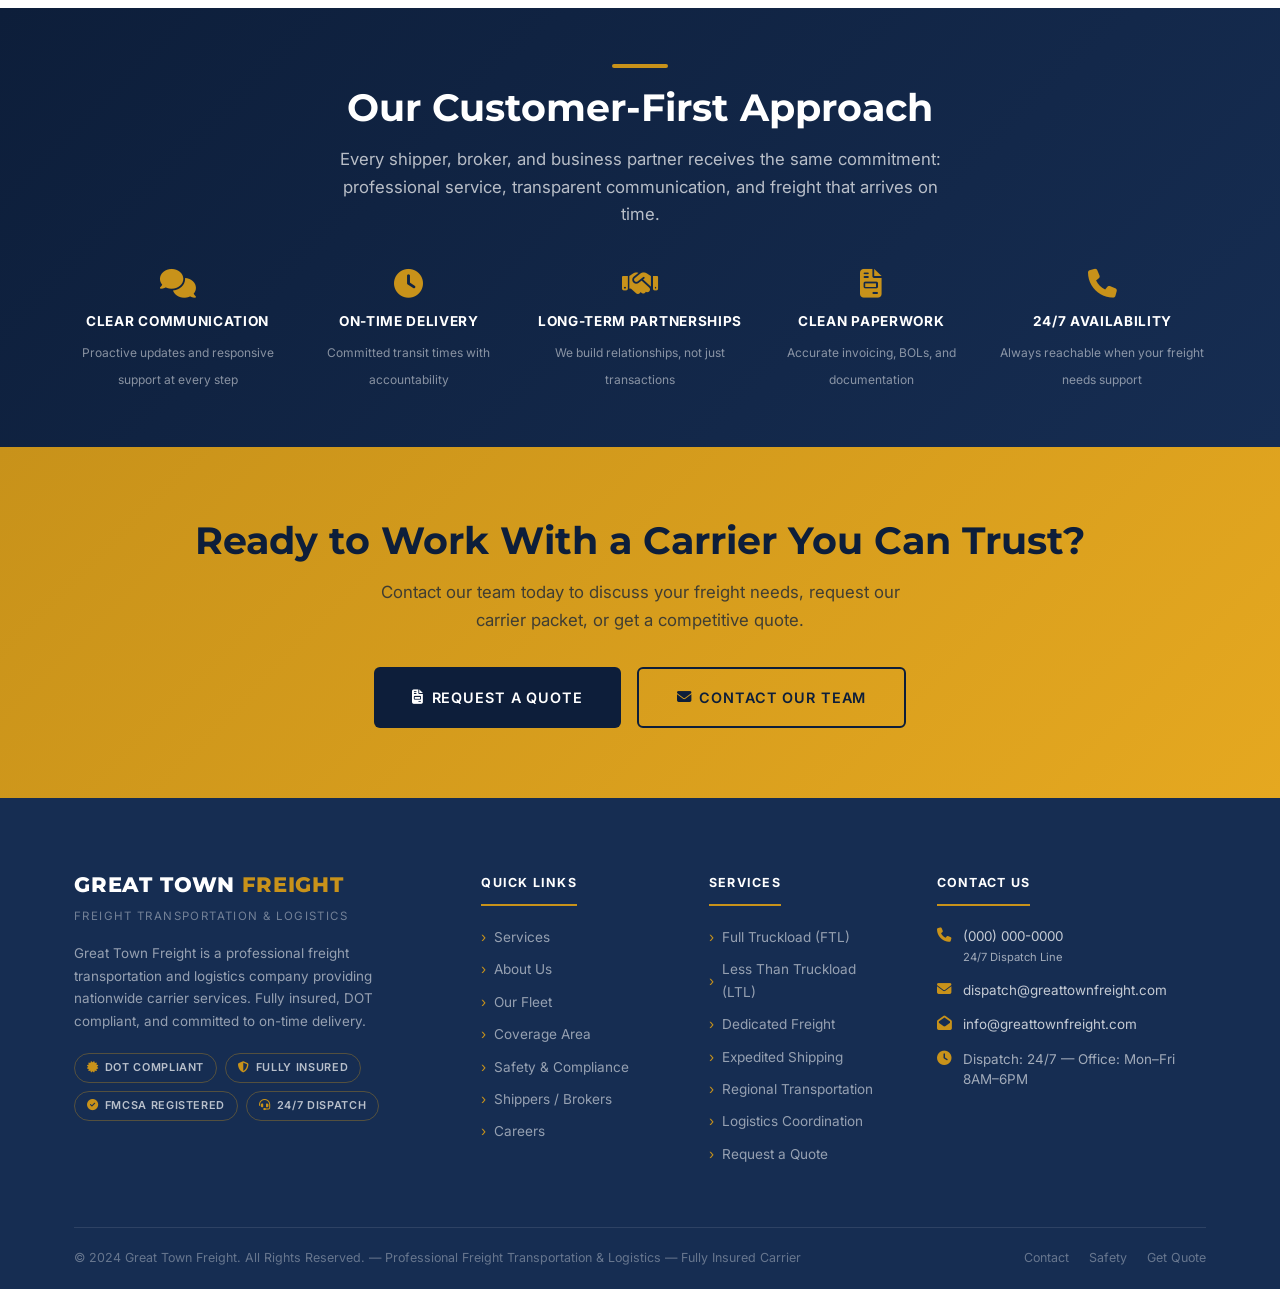
<file: about.html>
<!DOCTYPE html>
<html lang="en">
<head>
  <meta charset="UTF-8" />
  <meta name="viewport" content="width=device-width, initial-scale=1.0" />
  <meta name="description" content="About Great Town Freight — A professional freight transportation and logistics company committed to reliable, compliant, and client-focused carrier services nationwide." />
  <title>About Us | Great Town Freight</title>
  <link rel="preconnect" href="https://fonts.googleapis.com" />
  <link rel="preconnect" href="https://fonts.gstatic.com" crossorigin />
  <link href="https://fonts.googleapis.com/css2?family=Inter:wght@400;500;600;700&family=Montserrat:wght@600;700;800&display=swap" rel="stylesheet" />
  <link rel="stylesheet" href="https://cdnjs.cloudflare.com/ajax/libs/font-awesome/6.5.0/css/all.min.css" />
  <link rel="stylesheet" href="css/styles.css" />
</head>
<body>

  <!-- Alert Bar -->
  <div class="alert-bar">
    <p><i class="fas fa-phone"></i>&nbsp; 24/7 Dispatch Available &mdash; Call or Request a Quote Online &nbsp;<a href="quote.html">Get Started &rsaquo;</a></p>
  </div>

  <!-- Navigation -->
  <nav class="site-nav">
    <div class="container">
      <div class="nav-inner">
        <a href="index.html" class="nav-logo">
          <span class="nav-logo-name">Great Town <span>Freight</span></span>
          <span class="nav-logo-tag">Transportation &amp; Logistics</span>
        </a>
        <ul class="nav-links">
          <li><a href="index.html">Home</a></li>
          <li><a href="about.html" class="active">About</a></li>
          <li><a href="services.html">Services</a></li>
          <li><a href="fleet.html">Fleet</a></li>
          <li><a href="coverage.html">Coverage</a></li>
          <li><a href="safety.html">Safety</a></li>
          <li><a href="shippers.html">Shippers / Brokers</a></li>
          <li><a href="careers.html">Careers</a></li>
          <li><a href="contact.html">Contact</a></li>
          <li class="nav-cta"><a href="quote.html">Request Quote</a></li>
        </ul>
        <div class="nav-hamburger" onclick="toggleMenu()" aria-label="Menu">
          <span></span><span></span><span></span>
        </div>
      </div>
    </div>
    <div class="nav-mobile" id="mobileMenu">
      <a href="index.html">Home</a>
      <a href="about.html">About</a>
      <a href="services.html">Services</a>
      <a href="fleet.html">Fleet</a>
      <a href="coverage.html">Coverage</a>
      <a href="safety.html">Safety &amp; Compliance</a>
      <a href="shippers.html">Shippers / Brokers</a>
      <a href="careers.html">Careers</a>
      <a href="contact.html">Contact</a>
      <a href="quote.html" class="mobile-cta">Request Freight Quote</a>
    </div>
  </nav>

  <!-- Page Header -->
  <section class="page-header">
    <div class="container">
      <div class="page-header-content">
        <div class="breadcrumb">
          <a href="index.html">Home</a>
          <span>/</span>
          <span style="color:rgba(255,255,255,0.7);">About Us</span>
        </div>
        <h1>About Great Town Freight</h1>
        <p>A professional freight transportation and logistics company built on reliability, compliance, and a commitment to delivering results for every client we serve.</p>
      </div>
    </div>
  </section>

  <!-- Company Overview -->
  <section class="section-pad">
    <div class="container">
      <div class="info-two-col">
        <div class="info-panel">
          <span class="divider"></span>
          <h2>Who We Are</h2>
          <p>Great Town Freight is a professional freight transportation and logistics company providing carrier services across the contiguous United States. We specialize in full truckload, less-than-truckload, dedicated freight, and expedited shipping solutions for businesses, shippers, and freight brokers.</p>
          <p>Our operations are structured around three core principles: regulatory compliance, professional service, and dependable delivery. Every aspect of our business — from driver qualification to equipment maintenance to cargo handling — reflects our commitment to operating at the highest professional standard in the industry.</p>
          <p>We serve shippers, freight brokers, and third-party logistics providers who require consistent capacity, professional communication, and a carrier they can trust to execute on every load, every time.</p>
          <ul class="check-list">
            <li><i class="fas fa-check-circle"></i> Federally registered and DOT compliant transportation provider</li>
            <li><i class="fas fa-check-circle"></i> Fully insured with comprehensive cargo and liability coverage</li>
            <li><i class="fas fa-check-circle"></i> Professional dispatch operations available 24 hours a day</li>
            <li><i class="fas fa-check-circle"></i> Established freight lanes across all major US corridors</li>
            <li><i class="fas fa-check-circle"></i> Carrier packet available for immediate broker setup</li>
          </ul>
        </div>
        <div class="info-graphic">
          <div class="info-graphic-item">
            <i class="fas fa-truck"></i>
            <div>
              <strong>Professional Fleet Operations</strong>
              <span>Well-maintained, modern equipment on every lane</span>
            </div>
          </div>
          <div class="info-graphic-item">
            <i class="fas fa-certificate"></i>
            <div>
              <strong>DOT &amp; FMCSA Compliance</strong>
              <span>All federal and state regulations strictly followed</span>
            </div>
          </div>
          <div class="info-graphic-item">
            <i class="fas fa-shield-halved"></i>
            <div>
              <strong>Fully Insured Operations</strong>
              <span>Cargo, liability, and general insurance maintained</span>
            </div>
          </div>
          <div class="info-graphic-item">
            <i class="fas fa-headset"></i>
            <div>
              <strong>24/7 Dispatch &amp; Support</strong>
              <span>Round-the-clock operational coordination</span>
            </div>
          </div>
          <div class="info-graphic-item">
            <i class="fas fa-route"></i>
            <div>
              <strong>Nationwide Lane Coverage</strong>
              <span>Contiguous 48 states service network</span>
            </div>
          </div>
        </div>
      </div>
    </div>
  </section>

  <!-- Mission Statement -->
  <section class="section-pad bg-light">
    <div class="container">
      <div class="section-header center">
        <span class="divider"></span>
        <h2>Our Mission</h2>
      </div>
      <div style="max-width:820px; margin:0 auto; text-align:center;">
        <blockquote style="font-size:1.25rem; font-style:italic; color:var(--navy); font-weight:500; line-height:1.7; margin-bottom:32px; padding:32px 40px; background:var(--white); border-left:5px solid var(--gold); border-radius:var(--radius-lg); text-align:left; box-shadow:var(--shadow-sm);">
          "To provide freight transportation and logistics services of the highest professional standard — delivering every shipment on time, in full, and in compliance with all applicable regulations. We exist to be the most reliable carrier our clients have ever worked with."
        </blockquote>
        <p style="font-size:1rem; color:var(--text-mid);">This mission guides every decision we make — from how we hire and train drivers to how we maintain our equipment, structure our operations, and serve our clients. We are not simply a trucking company. We are a professional logistics organization committed to excellence at every level.</p>
      </div>
    </div>
  </section>

  <!-- Core Values -->
  <section class="section-pad">
    <div class="container">
      <div class="section-header center">
        <span class="divider"></span>
        <h2>Our Core Values</h2>
        <p>The principles that define how we operate, serve our clients, and conduct our business every single day.</p>
      </div>
      <div class="values-grid">
        <div class="value-card">
          <i class="fas fa-shield-halved"></i>
          <h4>Safety First</h4>
          <p>Safety is non-negotiable in every aspect of our operations. From driver qualification to equipment inspection, we maintain the highest safety standards in the industry.</p>
        </div>
        <div class="value-card">
          <i class="fas fa-handshake"></i>
          <h4>Integrity</h4>
          <p>We operate with complete transparency in our rates, timelines, and capabilities. What we commit to, we deliver. Our word is our contract.</p>
        </div>
        <div class="value-card">
          <i class="fas fa-clock"></i>
          <h4>Reliability</h4>
          <p>Consistent on-time pickup and delivery is the foundation of our business. Our clients trust us because we do what we say, when we say it, every time.</p>
        </div>
        <div class="value-card">
          <i class="fas fa-certificate"></i>
          <h4>Compliance</h4>
          <p>Full regulatory compliance is not optional — it is fundamental. We maintain current DOT registration, FMCSA authority, and all required insurance at all times.</p>
        </div>
        <div class="value-card">
          <i class="fas fa-star"></i>
          <h4>Professionalism</h4>
          <p>From our dispatch team to our drivers, every point of contact with Great Town Freight reflects the professional standard our clients expect and deserve.</p>
        </div>
        <div class="value-card">
          <i class="fas fa-users"></i>
          <h4>Client Focus</h4>
          <p>Our clients' freight needs drive our business decisions. We build long-term partnerships through consistent communication, responsive service, and reliable execution.</p>
        </div>
      </div>
    </div>
  </section>

  <!-- Industry Experience -->
  <section class="section-pad bg-light">
    <div class="container">
      <div class="info-two-col reverse">
        <div class="info-panel">
          <span class="divider"></span>
          <h2>Industry Experience &amp; Professional Operations</h2>
          <p>Great Town Freight brings structured, professional operations to every freight engagement. Our team understands the logistics industry from the ground up — the regulatory environment, market dynamics, shipper expectations, and the operational discipline required to run a compliant, reliable carrier.</p>
          <p>We operate with systems and processes built to meet the standards of national shippers, freight brokers, factoring companies, and lenders. Our administrative infrastructure, compliance documentation, and operational protocols reflect a company built to perform at a professional level.</p>
          <ul class="check-list">
            <li><i class="fas fa-check"></i> Structured carrier onboarding and compliance documentation</li>
            <li><i class="fas fa-check"></i> ELD-equipped fleet for full HOS compliance and tracking</li>
            <li><i class="fas fa-check"></i> Driver qualification files maintained per FMCSA standards</li>
            <li><i class="fas fa-check"></i> Regular equipment inspections and preventive maintenance</li>
            <li><i class="fas fa-check"></i> Professional accounting, invoicing, and financial systems</li>
            <li><i class="fas fa-check"></i> Carrier packet available for immediate broker qualification</li>
          </ul>
        </div>
        <div class="info-graphic" style="direction:ltr;">
          <div class="info-graphic-item">
            <i class="fas fa-file-contract"></i>
            <div>
              <strong>Carrier Authority &amp; Registration</strong>
              <span>Active FMCSA operating authority maintained</span>
            </div>
          </div>
          <div class="info-graphic-item">
            <i class="fas fa-tablet-screen-button"></i>
            <div>
              <strong>Electronic Logging Devices</strong>
              <span>ELD-compliant fleet — full HOS visibility</span>
            </div>
          </div>
          <div class="info-graphic-item">
            <i class="fas fa-wrench"></i>
            <div>
              <strong>Preventive Maintenance Program</strong>
              <span>Regular inspections and scheduled servicing</span>
            </div>
          </div>
          <div class="info-graphic-item">
            <i class="fas fa-user-check"></i>
            <div>
              <strong>Driver Qualification Files</strong>
              <span>Complete DQ files per FMCSA 391 requirements</span>
            </div>
          </div>
          <div class="info-graphic-item">
            <i class="fas fa-file-invoice-dollar"></i>
            <div>
              <strong>Professional Financial Systems</strong>
              <span>Invoicing, factoring-ready, and audit-prepared</span>
            </div>
          </div>
        </div>
      </div>
    </div>
  </section>

  <!-- Commitment to Safety -->
  <section class="section-pad">
    <div class="container">
      <div class="section-header center">
        <span class="divider"></span>
        <h2>Commitment to Safety</h2>
        <p>Safety is the cornerstone of Great Town Freight's operations. Our safety program exceeds minimum regulatory requirements and is designed to protect our drivers, cargo, and the communities we operate in.</p>
      </div>
      <div class="safety-grid">
        <div class="safety-card">
          <div class="safety-icon"><i class="fas fa-user-shield"></i></div>
          <h3>Driver Safety Standards</h3>
          <p>All drivers are thoroughly screened with background checks, MVR reviews, drug and alcohol testing, and must meet all FMCSA qualification standards before operating any vehicle.</p>
        </div>
        <div class="safety-card">
          <div class="safety-icon"><i class="fas fa-tablet-screen-button"></i></div>
          <h3>ELD Compliance</h3>
          <p>Electronic Logging Devices installed across our fleet ensure full Hours of Service compliance, real-time tracking, and complete transparency in driver activity records.</p>
        </div>
        <div class="safety-card">
          <div class="safety-icon"><i class="fas fa-tools"></i></div>
          <h3>Equipment Maintenance</h3>
          <p>Regular pre-trip inspections, scheduled preventive maintenance, and annual DOT inspections keep our fleet roadworthy and operating at peak safety standards.</p>
        </div>
        <div class="safety-card">
          <div class="safety-icon"><i class="fas fa-certificate"></i></div>
          <h3>Insurance Coverage</h3>
          <p>Comprehensive cargo and liability insurance coverage protects every shipment we handle. Certificates of insurance are available on request for any shipper or broker.</p>
        </div>
        <div class="safety-card">
          <div class="safety-icon"><i class="fas fa-book-open"></i></div>
          <h3>Ongoing Training</h3>
          <p>Continuous driver safety training, regulatory updates, and performance reviews ensure our team remains current with all industry standards and best practices.</p>
        </div>
        <div class="safety-card">
          <div class="safety-icon"><i class="fas fa-chart-line"></i></div>
          <h3>Safety Performance Monitoring</h3>
          <p>We actively monitor FMCSA BASIC scores, CSA data, and internal safety metrics to identify areas for improvement and maintain a strong safety record.</p>
        </div>
      </div>
      <div class="text-center mt-40">
        <a href="safety.html" class="btn btn-navy"><i class="fas fa-shield-halved"></i> View Full Safety &amp; Compliance Page</a>
      </div>
    </div>
  </section>

  <!-- Customer First -->
  <section class="compliance-banner">
    <div class="container">
      <div class="section-header center" style="margin-bottom:40px;">
        <span class="divider" style="margin:0 auto 16px;"></span>
        <h2 class="text-white">Our Customer-First Approach</h2>
        <p class="text-white" style="opacity:0.7; max-width:620px; margin:0 auto;">Every shipper, broker, and business partner receives the same commitment: professional service, transparent communication, and freight that arrives on time.</p>
      </div>
      <div class="compliance-items">
        <div class="compliance-item">
          <i class="fas fa-comments"></i>
          <strong>Clear Communication</strong>
          <span>Proactive updates and responsive support at every step</span>
        </div>
        <div class="compliance-item">
          <i class="fas fa-clock"></i>
          <strong>On-Time Delivery</strong>
          <span>Committed transit times with accountability</span>
        </div>
        <div class="compliance-item">
          <i class="fas fa-handshake"></i>
          <strong>Long-Term Partnerships</strong>
          <span>We build relationships, not just transactions</span>
        </div>
        <div class="compliance-item">
          <i class="fas fa-file-invoice"></i>
          <strong>Clean Paperwork</strong>
          <span>Accurate invoicing, BOLs, and documentation</span>
        </div>
        <div class="compliance-item">
          <i class="fas fa-phone"></i>
          <strong>24/7 Availability</strong>
          <span>Always reachable when your freight needs support</span>
        </div>
      </div>
    </div>
  </section>

  <!-- CTA Banner -->
  <section class="cta-banner">
    <div class="container">
      <h2>Ready to Work With a Carrier You Can Trust?</h2>
      <p>Contact our team today to discuss your freight needs, request our carrier packet, or get a competitive quote.</p>
      <div class="cta-banner-btns">
        <a href="quote.html" class="btn btn-navy btn-lg"><i class="fas fa-file-invoice"></i> Request a Quote</a>
        <a href="contact.html" class="btn btn-outline btn-lg"><i class="fas fa-envelope"></i> Contact Our Team</a>
      </div>
    </div>
  </section>

  <!-- Footer -->
  <footer class="site-footer">
    <div class="container">
      <div class="footer-grid">
        <div class="footer-col">
          <div class="footer-brand-name">Great Town <span>Freight</span></div>
          <div class="footer-tagline">Freight Transportation &amp; Logistics</div>
          <p class="footer-desc">Great Town Freight is a professional freight transportation and logistics company providing nationwide carrier services. Fully insured, DOT compliant, and committed to on-time delivery.</p>
          <div class="footer-trust-badges">
            <span class="trust-badge"><i class="fas fa-certificate"></i> DOT Compliant</span>
            <span class="trust-badge"><i class="fas fa-shield-halved"></i> Fully Insured</span>
            <span class="trust-badge"><i class="fas fa-check-circle"></i> FMCSA Registered</span>
            <span class="trust-badge"><i class="fas fa-headset"></i> 24/7 Dispatch</span>
          </div>
        </div>
        <div class="footer-col">
          <div class="footer-col-title">Quick Links</div>
          <ul class="footer-links">
            <li><a href="services.html">Services</a></li>
            <li><a href="about.html">About Us</a></li>
            <li><a href="fleet.html">Our Fleet</a></li>
            <li><a href="coverage.html">Coverage Area</a></li>
            <li><a href="safety.html">Safety &amp; Compliance</a></li>
            <li><a href="shippers.html">Shippers / Brokers</a></li>
            <li><a href="careers.html">Careers</a></li>
          </ul>
        </div>
        <div class="footer-col">
          <div class="footer-col-title">Services</div>
          <ul class="footer-links">
            <li><a href="services.html">Full Truckload (FTL)</a></li>
            <li><a href="services.html">Less Than Truckload (LTL)</a></li>
            <li><a href="services.html">Dedicated Freight</a></li>
            <li><a href="services.html">Expedited Shipping</a></li>
            <li><a href="services.html">Regional Transportation</a></li>
            <li><a href="services.html">Logistics Coordination</a></li>
            <li><a href="quote.html">Request a Quote</a></li>
          </ul>
        </div>
        <div class="footer-col">
          <div class="footer-col-title">Contact Us</div>
          <div class="footer-contact-item">
            <i class="fas fa-phone"></i>
            <span><a href="tel:+10000000000">(000) 000-0000</a><br><small>24/7 Dispatch Line</small></span>
          </div>
          <div class="footer-contact-item">
            <i class="fas fa-envelope"></i>
            <span><a href="mailto:dispatch@greattownfreight.com">dispatch@greattownfreight.com</a></span>
          </div>
          <div class="footer-contact-item">
            <i class="fas fa-envelope-open"></i>
            <span><a href="mailto:info@greattownfreight.com">info@greattownfreight.com</a></span>
          </div>
          <div class="footer-contact-item">
            <i class="fas fa-clock"></i>
            <span>Dispatch: 24/7 &mdash; Office: Mon–Fri 8AM–6PM</span>
          </div>
        </div>
      </div>
      <div class="footer-bottom">
        <p>&copy; 2024 Great Town Freight. All Rights Reserved. &mdash; Professional Freight Transportation &amp; Logistics &mdash; Fully Insured Carrier</p>
        <div class="footer-bottom-links">
          <a href="contact.html">Contact</a>
          <a href="safety.html">Safety</a>
          <a href="quote.html">Get Quote</a>
        </div>
      </div>
    </div>
  </footer>

  <script>
    function toggleMenu() {
      var m = document.getElementById('mobileMenu');
      m.style.display = m.style.display === 'flex' ? 'none' : 'flex';
    }
  </script>
</body>
</html>
</file>
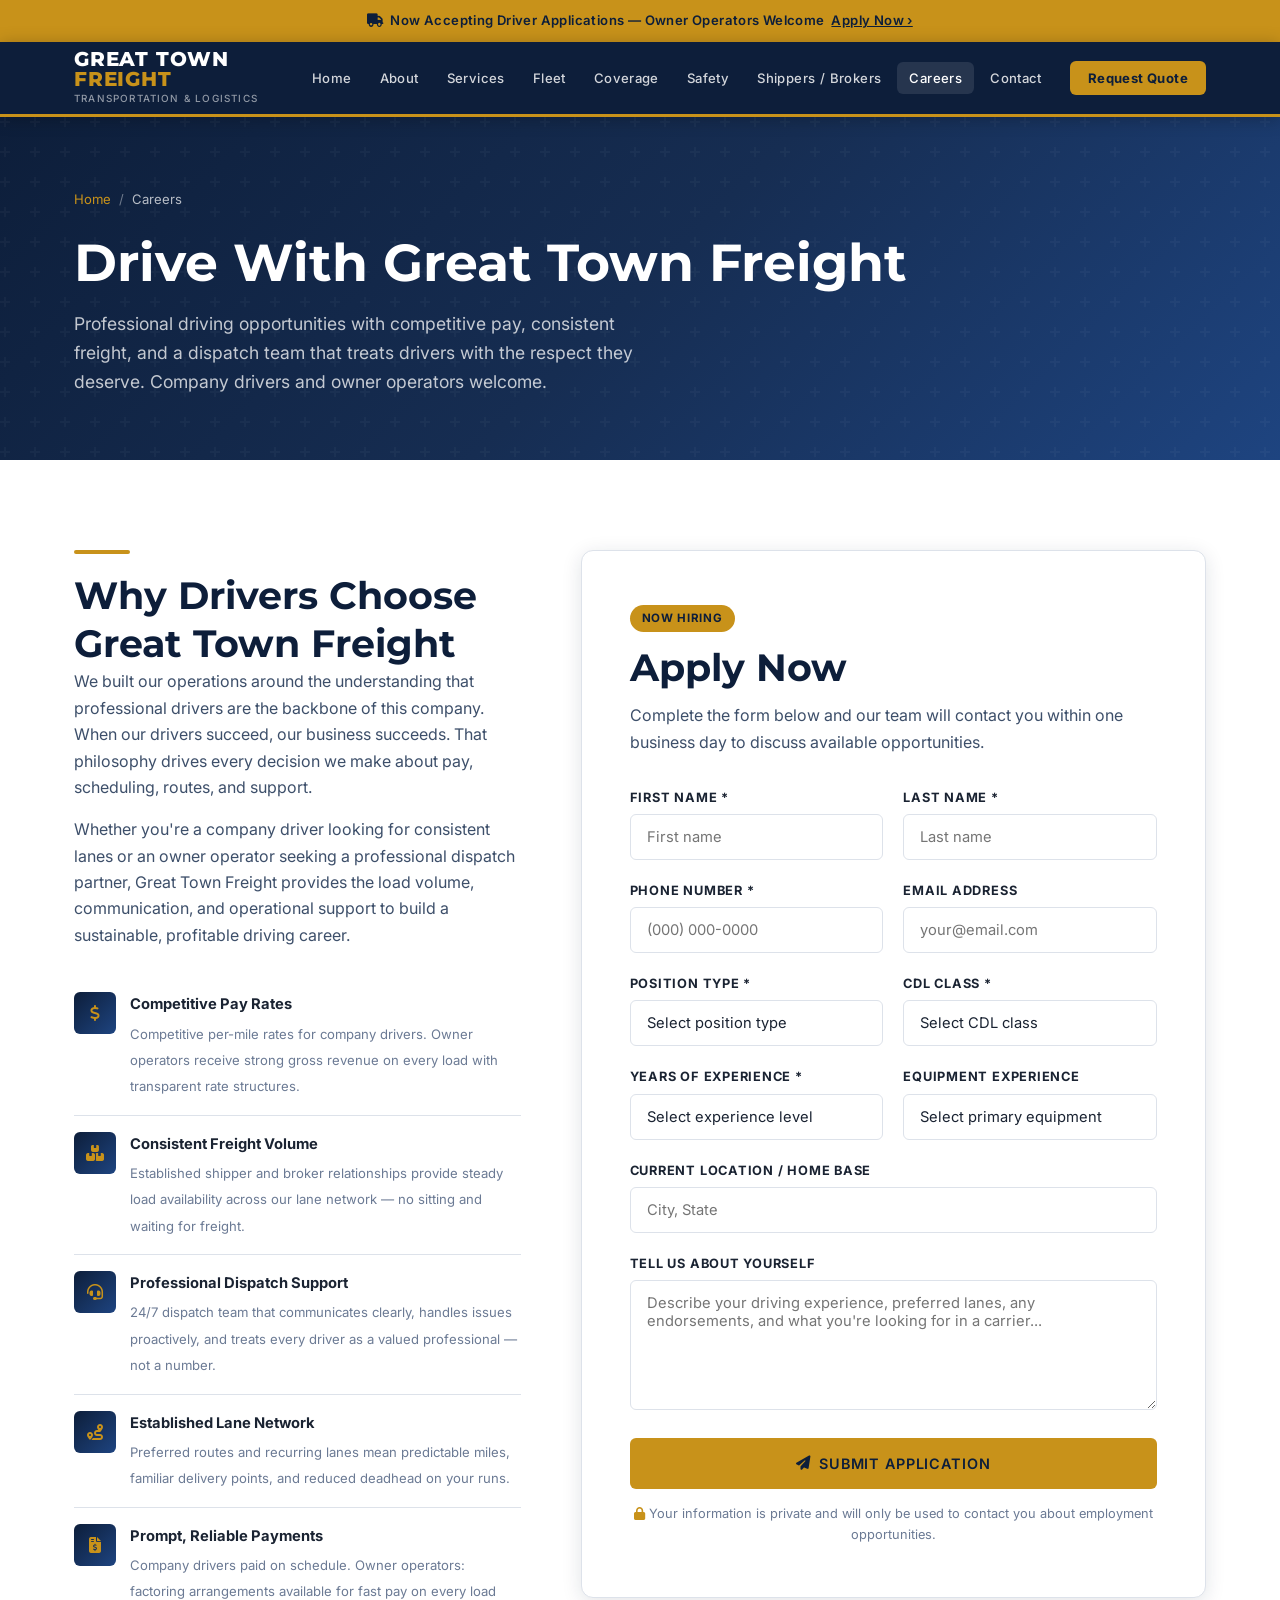
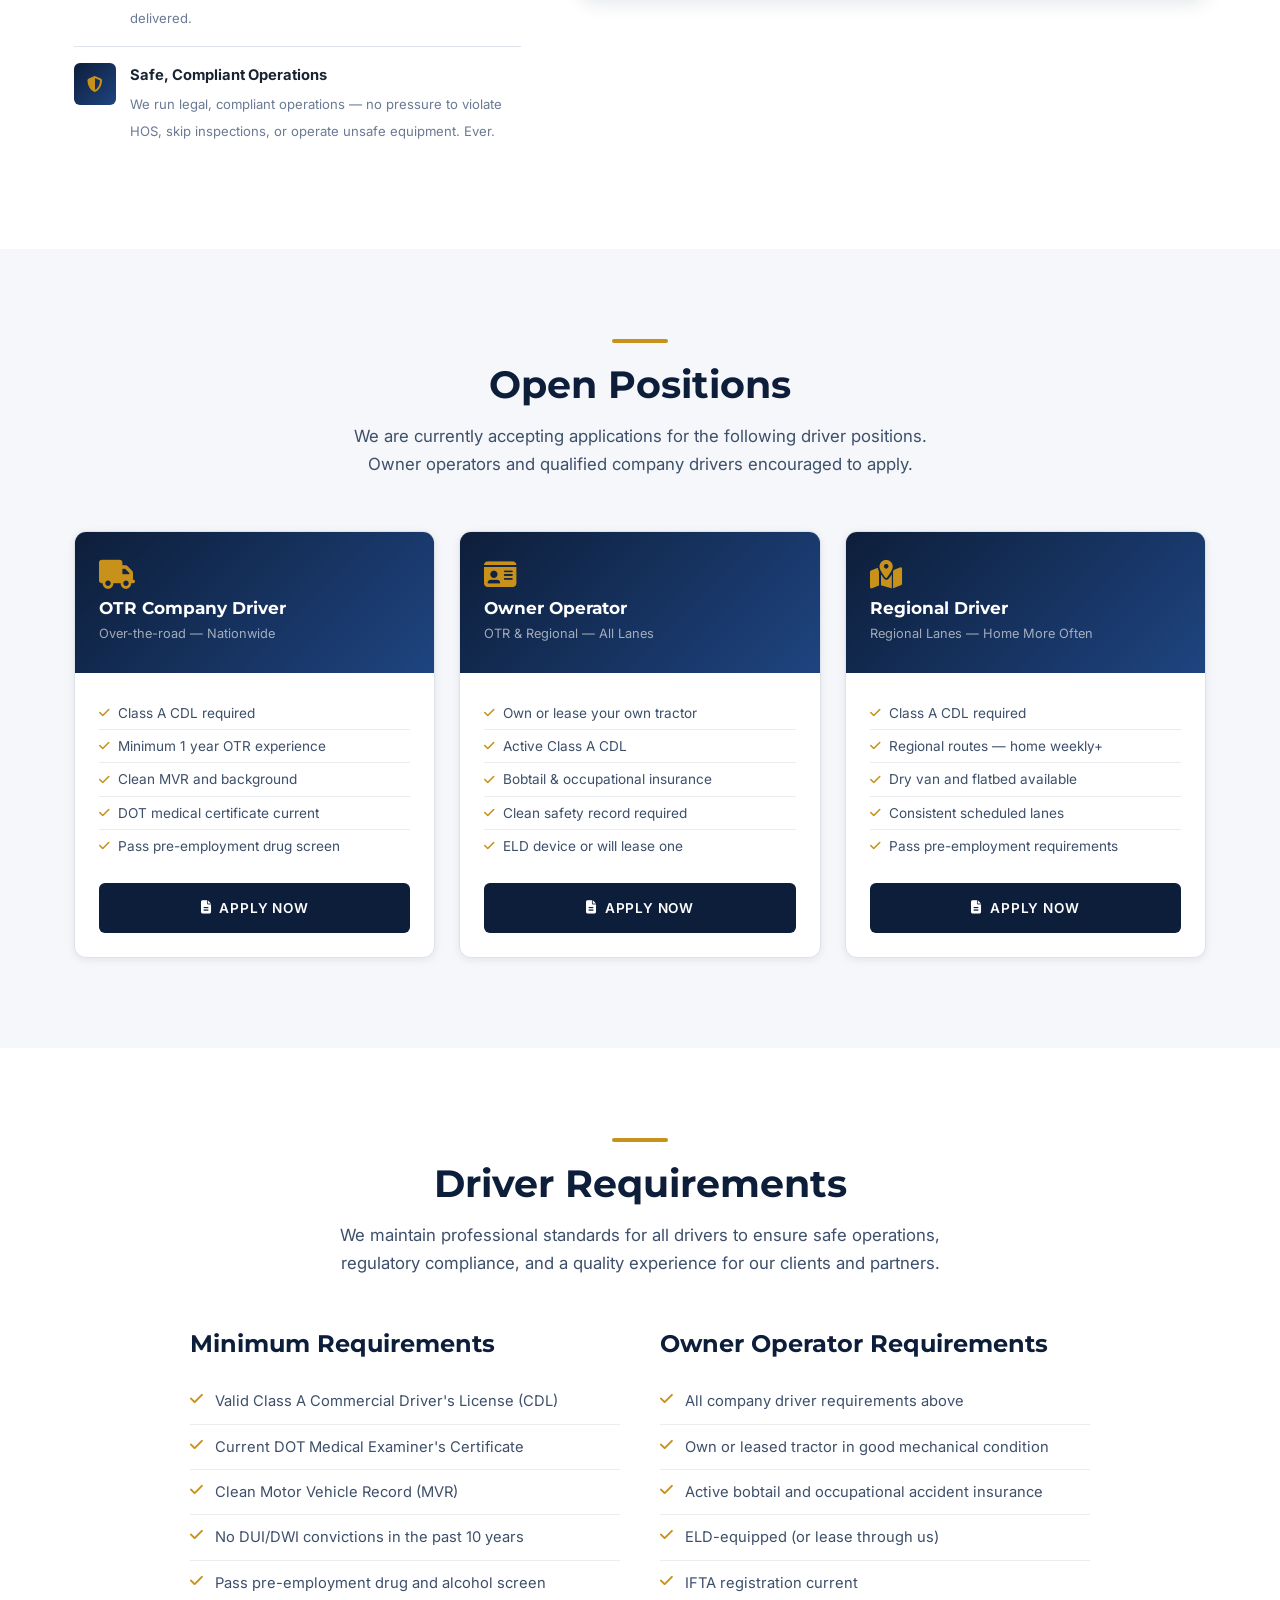
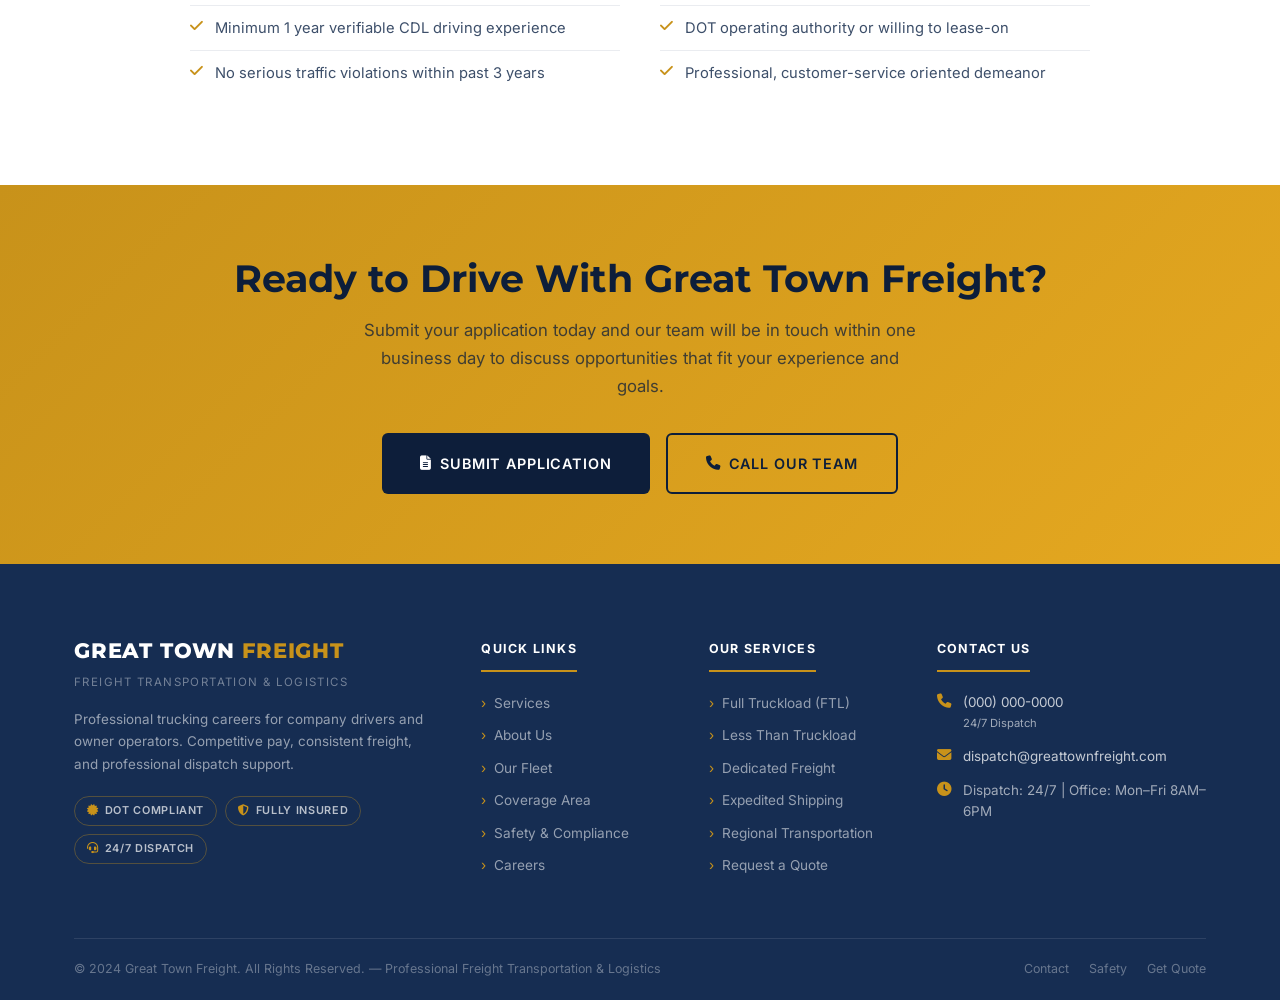
<file: careers.html>
<!DOCTYPE html>
<html lang="en">
<head>
  <meta charset="UTF-8" />
  <meta name="viewport" content="width=device-width, initial-scale=1.0" />
  <meta name="description" content="Drive with Great Town Freight — Professional trucking careers, owner operator opportunities, competitive pay, consistent freight, and professional dispatch support." />
  <title>Careers | Great Town Freight</title>
  <link rel="preconnect" href="https://fonts.googleapis.com" />
  <link rel="preconnect" href="https://fonts.gstatic.com" crossorigin />
  <link href="https://fonts.googleapis.com/css2?family=Inter:wght@400;500;600;700&family=Montserrat:wght@600;700;800&display=swap" rel="stylesheet" />
  <link rel="stylesheet" href="https://cdnjs.cloudflare.com/ajax/libs/font-awesome/6.5.0/css/all.min.css" />
  <link rel="stylesheet" href="css/styles.css" />
  <style>
    .position-cards {
      display: grid;
      grid-template-columns: repeat(3, 1fr);
      gap: 24px;
    }
    .position-card {
      background: var(--white);
      border: 1px solid var(--border);
      border-radius: var(--radius-lg);
      overflow: hidden;
      box-shadow: var(--shadow-sm);
      transition: all var(--transition);
    }
    .position-card:hover { box-shadow: var(--shadow-lg); transform: translateY(-4px); }
    .position-card-top {
      background: linear-gradient(135deg, var(--navy), var(--blue));
      padding: 28px 24px;
    }
    .position-card-top i { color: var(--gold); font-size: 1.8rem; margin-bottom: 10px; display: block; }
    .position-card-top h3 { color: var(--white); margin: 0; font-size: 1.05rem; }
    .position-card-top p  { color: rgba(255,255,255,0.6); font-size: 0.8rem; margin: 4px 0 0; }
    .position-card-body { padding: 24px; }
    .position-card-body ul { margin-bottom: 20px; }
    .position-card-body ul li {
      display: flex;
      align-items: center;
      gap: 8px;
      font-size: 0.85rem;
      color: var(--text-mid);
      padding: 5px 0;
      border-bottom: 1px solid var(--light-gray);
    }
    .position-card-body ul li:last-child { border-bottom: none; }
    .position-card-body ul li i { color: var(--gold); font-size: 0.75rem; flex-shrink: 0; }
    @media (max-width: 768px) { .position-cards { grid-template-columns: 1fr; } }
  </style>
</head>
<body>

  <div class="alert-bar">
    <p><i class="fas fa-truck"></i>&nbsp; Now Accepting Driver Applications &mdash; Owner Operators Welcome &nbsp;<a href="#apply">Apply Now &rsaquo;</a></p>
  </div>

  <nav class="site-nav">
    <div class="container">
      <div class="nav-inner">
        <a href="index.html" class="nav-logo">
          <span class="nav-logo-name">Great Town <span>Freight</span></span>
          <span class="nav-logo-tag">Transportation &amp; Logistics</span>
        </a>
        <ul class="nav-links">
          <li><a href="index.html">Home</a></li><li><a href="about.html">About</a></li>
          <li><a href="services.html">Services</a></li><li><a href="fleet.html">Fleet</a></li>
          <li><a href="coverage.html">Coverage</a></li><li><a href="safety.html">Safety</a></li>
          <li><a href="shippers.html">Shippers / Brokers</a></li><li><a href="careers.html" class="active">Careers</a></li>
          <li><a href="contact.html">Contact</a></li><li class="nav-cta"><a href="quote.html">Request Quote</a></li>
        </ul>
        <div class="nav-hamburger" onclick="toggleMenu()"><span></span><span></span><span></span></div>
      </div>
    </div>
    <div class="nav-mobile" id="mobileMenu">
      <a href="index.html">Home</a><a href="about.html">About</a><a href="services.html">Services</a>
      <a href="fleet.html">Fleet</a><a href="coverage.html">Coverage</a><a href="safety.html">Safety &amp; Compliance</a>
      <a href="shippers.html">Shippers / Brokers</a><a href="careers.html">Careers</a><a href="contact.html">Contact</a>
      <a href="quote.html" class="mobile-cta">Request Freight Quote</a>
    </div>
  </nav>

  <!-- Page Header -->
  <section class="page-header">
    <div class="container">
      <div class="page-header-content">
        <div class="breadcrumb">
          <a href="index.html">Home</a><span>/</span>
          <span style="color:rgba(255,255,255,0.7);">Careers</span>
        </div>
        <h1>Drive With Great Town Freight</h1>
        <p>Professional driving opportunities with competitive pay, consistent freight, and a dispatch team that treats drivers with the respect they deserve. Company drivers and owner operators welcome.</p>
      </div>
    </div>
  </section>

  <!-- Why Drive With Us -->
  <section class="section-pad">
    <div class="container">
      <div class="careers-layout">
        <div>
          <span class="divider"></span>
          <h2>Why Drivers Choose Great Town Freight</h2>
          <p>We built our operations around the understanding that professional drivers are the backbone of this company. When our drivers succeed, our business succeeds. That philosophy drives every decision we make about pay, scheduling, routes, and support.</p>
          <p>Whether you're a company driver looking for consistent lanes or an owner operator seeking a professional dispatch partner, Great Town Freight provides the load volume, communication, and operational support to build a sustainable, profitable driving career.</p>
          <ul class="perks-list" style="margin-top:28px;">
            <li>
              <div class="perk-icon"><i class="fas fa-dollar-sign"></i></div>
              <div class="perk-text">
                <strong>Competitive Pay Rates</strong>
                <span>Competitive per-mile rates for company drivers. Owner operators receive strong gross revenue on every load with transparent rate structures.</span>
              </div>
            </li>
            <li>
              <div class="perk-icon"><i class="fas fa-boxes-stacked"></i></div>
              <div class="perk-text">
                <strong>Consistent Freight Volume</strong>
                <span>Established shipper and broker relationships provide steady load availability across our lane network — no sitting and waiting for freight.</span>
              </div>
            </li>
            <li>
              <div class="perk-icon"><i class="fas fa-headset"></i></div>
              <div class="perk-text">
                <strong>Professional Dispatch Support</strong>
                <span>24/7 dispatch team that communicates clearly, handles issues proactively, and treats every driver as a valued professional — not a number.</span>
              </div>
            </li>
            <li>
              <div class="perk-icon"><i class="fas fa-route"></i></div>
              <div class="perk-text">
                <strong>Established Lane Network</strong>
                <span>Preferred routes and recurring lanes mean predictable miles, familiar delivery points, and reduced deadhead on your runs.</span>
              </div>
            </li>
            <li>
              <div class="perk-icon"><i class="fas fa-file-invoice-dollar"></i></div>
              <div class="perk-text">
                <strong>Prompt, Reliable Payments</strong>
                <span>Company drivers paid on schedule. Owner operators: factoring arrangements available for fast pay on every load delivered.</span>
              </div>
            </li>
            <li>
              <div class="perk-icon"><i class="fas fa-shield-halved"></i></div>
              <div class="perk-text">
                <strong>Safe, Compliant Operations</strong>
                <span>We run legal, compliant operations — no pressure to violate HOS, skip inspections, or operate unsafe equipment. Ever.</span>
              </div>
            </li>
          </ul>
        </div>

        <!-- Apply Form -->
        <div id="apply">
          <div class="form-wrap" style="max-width:none;">
            <div class="form-title">
              <span class="tag tag-gold" style="margin-bottom:12px; display:inline-block;">Now Hiring</span>
              <h2>Apply Now</h2>
              <p>Complete the form below and our team will contact you within one business day to discuss available opportunities.</p>
            </div>
            <form action="#" method="POST" onsubmit="return handleCareerSubmit(event)">
              <div class="form-grid">
                <div class="form-group">
                  <label>First Name *</label>
                  <input type="text" name="first_name" placeholder="First name" required />
                </div>
                <div class="form-group">
                  <label>Last Name *</label>
                  <input type="text" name="last_name" placeholder="Last name" required />
                </div>
                <div class="form-group">
                  <label>Phone Number *</label>
                  <input type="tel" name="phone" placeholder="(000) 000-0000" required />
                </div>
                <div class="form-group">
                  <label>Email Address</label>
                  <input type="email" name="email" placeholder="your@email.com" />
                </div>
                <div class="form-group">
                  <label>Position Type *</label>
                  <select name="position_type" required>
                    <option value="">Select position type</option>
                    <option>Company Driver — OTR (Over the Road)</option>
                    <option>Company Driver — Regional</option>
                    <option>Company Driver — Local</option>
                    <option>Owner Operator — OTR</option>
                    <option>Owner Operator — Regional</option>
                    <option>Lease Purchase Driver</option>
                  </select>
                </div>
                <div class="form-group">
                  <label>CDL Class *</label>
                  <select name="cdl_class" required>
                    <option value="">Select CDL class</option>
                    <option>Class A CDL</option>
                    <option>Class B CDL</option>
                    <option>No CDL — Seeking Training Info</option>
                  </select>
                </div>
                <div class="form-group">
                  <label>Years of Experience *</label>
                  <select name="experience" required>
                    <option value="">Select experience level</option>
                    <option>Less than 1 year</option>
                    <option>1–2 years</option>
                    <option>3–5 years</option>
                    <option>6–10 years</option>
                    <option>10+ years</option>
                  </select>
                </div>
                <div class="form-group">
                  <label>Equipment Experience</label>
                  <select name="equipment">
                    <option value="">Select primary equipment</option>
                    <option>Dry Van</option>
                    <option>Flatbed</option>
                    <option>Reefer / Refrigerated</option>
                    <option>Box Truck</option>
                    <option>Multiple Equipment Types</option>
                  </select>
                </div>
                <div class="form-group span-2">
                  <label>Current Location / Home Base</label>
                  <input type="text" name="location" placeholder="City, State" />
                </div>
                <div class="form-group span-2">
                  <label>Tell Us About Yourself</label>
                  <textarea name="message" placeholder="Describe your driving experience, preferred lanes, any endorsements, and what you're looking for in a carrier..."></textarea>
                </div>
              </div>
              <div class="form-submit">
                <button type="submit" class="btn btn-primary btn-lg" style="width:100%; justify-content:center;"><i class="fas fa-paper-plane"></i> Submit Application</button>
              </div>
              <p class="form-note"><i class="fas fa-lock"></i> Your information is private and will only be used to contact you about employment opportunities.</p>
            </form>
          </div>
        </div>
      </div>
    </div>
  </section>

  <!-- Open Positions -->
  <section class="section-pad bg-light">
    <div class="container">
      <div class="section-header center">
        <span class="divider"></span>
        <h2>Open Positions</h2>
        <p>We are currently accepting applications for the following driver positions. Owner operators and qualified company drivers encouraged to apply.</p>
      </div>
      <div class="position-cards">
        <div class="position-card">
          <div class="position-card-top">
            <i class="fas fa-truck"></i>
            <h3>OTR Company Driver</h3>
            <p>Over-the-road — Nationwide</p>
          </div>
          <div class="position-card-body">
            <ul>
              <li><i class="fas fa-check"></i> Class A CDL required</li>
              <li><i class="fas fa-check"></i> Minimum 1 year OTR experience</li>
              <li><i class="fas fa-check"></i> Clean MVR and background</li>
              <li><i class="fas fa-check"></i> DOT medical certificate current</li>
              <li><i class="fas fa-check"></i> Pass pre-employment drug screen</li>
            </ul>
            <a href="#apply" class="btn btn-navy" style="width:100%; justify-content:center;"><i class="fas fa-file-alt"></i> Apply Now</a>
          </div>
        </div>
        <div class="position-card">
          <div class="position-card-top">
            <i class="fas fa-id-card"></i>
            <h3>Owner Operator</h3>
            <p>OTR &amp; Regional — All Lanes</p>
          </div>
          <div class="position-card-body">
            <ul>
              <li><i class="fas fa-check"></i> Own or lease your own tractor</li>
              <li><i class="fas fa-check"></i> Active Class A CDL</li>
              <li><i class="fas fa-check"></i> Bobtail &amp; occupational insurance</li>
              <li><i class="fas fa-check"></i> Clean safety record required</li>
              <li><i class="fas fa-check"></i> ELD device or will lease one</li>
            </ul>
            <a href="#apply" class="btn btn-navy" style="width:100%; justify-content:center;"><i class="fas fa-file-alt"></i> Apply Now</a>
          </div>
        </div>
        <div class="position-card">
          <div class="position-card-top">
            <i class="fas fa-map-location-dot"></i>
            <h3>Regional Driver</h3>
            <p>Regional Lanes — Home More Often</p>
          </div>
          <div class="position-card-body">
            <ul>
              <li><i class="fas fa-check"></i> Class A CDL required</li>
              <li><i class="fas fa-check"></i> Regional routes — home weekly+</li>
              <li><i class="fas fa-check"></i> Dry van and flatbed available</li>
              <li><i class="fas fa-check"></i> Consistent scheduled lanes</li>
              <li><i class="fas fa-check"></i> Pass pre-employment requirements</li>
            </ul>
            <a href="#apply" class="btn btn-navy" style="width:100%; justify-content:center;"><i class="fas fa-file-alt"></i> Apply Now</a>
          </div>
        </div>
      </div>
    </div>
  </section>

  <!-- Requirements -->
  <section class="section-pad">
    <div class="container">
      <div class="section-header center">
        <span class="divider"></span>
        <h2>Driver Requirements</h2>
        <p>We maintain professional standards for all drivers to ensure safe operations, regulatory compliance, and a quality experience for our clients and partners.</p>
      </div>
      <div style="display:grid; grid-template-columns:1fr 1fr; gap:40px; max-width:900px; margin:0 auto;">
        <div>
          <h3 style="margin-bottom:20px; color:var(--navy);">Minimum Requirements</h3>
          <ul class="check-list">
            <li><i class="fas fa-check"></i> Valid Class A Commercial Driver's License (CDL)</li>
            <li><i class="fas fa-check"></i> Current DOT Medical Examiner's Certificate</li>
            <li><i class="fas fa-check"></i> Clean Motor Vehicle Record (MVR)</li>
            <li><i class="fas fa-check"></i> No DUI/DWI convictions in the past 10 years</li>
            <li><i class="fas fa-check"></i> Pass pre-employment drug and alcohol screen</li>
            <li><i class="fas fa-check"></i> Minimum 1 year verifiable CDL driving experience</li>
            <li><i class="fas fa-check"></i> No serious traffic violations within past 3 years</li>
          </ul>
        </div>
        <div>
          <h3 style="margin-bottom:20px; color:var(--navy);">Owner Operator Requirements</h3>
          <ul class="check-list">
            <li><i class="fas fa-check"></i> All company driver requirements above</li>
            <li><i class="fas fa-check"></i> Own or leased tractor in good mechanical condition</li>
            <li><i class="fas fa-check"></i> Active bobtail and occupational accident insurance</li>
            <li><i class="fas fa-check"></i> ELD-equipped (or lease through us)</li>
            <li><i class="fas fa-check"></i> IFTA registration current</li>
            <li><i class="fas fa-check"></i> DOT operating authority or willing to lease-on</li>
            <li><i class="fas fa-check"></i> Professional, customer-service oriented demeanor</li>
          </ul>
        </div>
      </div>
    </div>
  </section>

  <!-- CTA Banner -->
  <section class="cta-banner">
    <div class="container">
      <h2>Ready to Drive With Great Town Freight?</h2>
      <p>Submit your application today and our team will be in touch within one business day to discuss opportunities that fit your experience and goals.</p>
      <div class="cta-banner-btns">
        <a href="#apply" class="btn btn-navy btn-lg"><i class="fas fa-file-alt"></i> Submit Application</a>
        <a href="contact.html" class="btn btn-outline btn-lg"><i class="fas fa-phone"></i> Call Our Team</a>
      </div>
    </div>
  </section>

  <!-- Footer -->
  <footer class="site-footer">
    <div class="container">
      <div class="footer-grid">
        <div class="footer-col">
          <div class="footer-brand-name">Great Town <span>Freight</span></div>
          <div class="footer-tagline">Freight Transportation &amp; Logistics</div>
          <p class="footer-desc">Professional trucking careers for company drivers and owner operators. Competitive pay, consistent freight, and professional dispatch support.</p>
          <div class="footer-trust-badges">
            <span class="trust-badge"><i class="fas fa-certificate"></i> DOT Compliant</span>
            <span class="trust-badge"><i class="fas fa-shield-halved"></i> Fully Insured</span>
            <span class="trust-badge"><i class="fas fa-headset"></i> 24/7 Dispatch</span>
          </div>
        </div>
        <div class="footer-col">
          <div class="footer-col-title">Quick Links</div>
          <ul class="footer-links">
            <li><a href="services.html">Services</a></li><li><a href="about.html">About Us</a></li>
            <li><a href="fleet.html">Our Fleet</a></li><li><a href="coverage.html">Coverage Area</a></li>
            <li><a href="safety.html">Safety &amp; Compliance</a></li><li><a href="careers.html">Careers</a></li>
          </ul>
        </div>
        <div class="footer-col">
          <div class="footer-col-title">Our Services</div>
          <ul class="footer-links">
            <li><a href="services.html">Full Truckload (FTL)</a></li><li><a href="services.html">Less Than Truckload</a></li>
            <li><a href="services.html">Dedicated Freight</a></li><li><a href="services.html">Expedited Shipping</a></li>
            <li><a href="services.html">Regional Transportation</a></li><li><a href="quote.html">Request a Quote</a></li>
          </ul>
        </div>
        <div class="footer-col">
          <div class="footer-col-title">Contact Us</div>
          <div class="footer-contact-item"><i class="fas fa-phone"></i><span><a href="tel:+10000000000">(000) 000-0000</a><br><small>24/7 Dispatch</small></span></div>
          <div class="footer-contact-item"><i class="fas fa-envelope"></i><span><a href="mailto:dispatch@greattownfreight.com">dispatch@greattownfreight.com</a></span></div>
          <div class="footer-contact-item"><i class="fas fa-clock"></i><span>Dispatch: 24/7 | Office: Mon–Fri 8AM–6PM</span></div>
        </div>
      </div>
      <div class="footer-bottom">
        <p>&copy; 2024 Great Town Freight. All Rights Reserved. &mdash; Professional Freight Transportation &amp; Logistics</p>
        <div class="footer-bottom-links"><a href="contact.html">Contact</a><a href="safety.html">Safety</a><a href="quote.html">Get Quote</a></div>
      </div>
    </div>
  </footer>
  <script>
    function toggleMenu(){var m=document.getElementById('mobileMenu');m.style.display=m.style.display==='flex'?'none':'flex';}
    function handleCareerSubmit(e){
      e.preventDefault();
      var btn = e.target.querySelector('button[type="submit"]');
      btn.textContent = 'Application Submitted!';
      btn.style.background = '#16a34a';
      btn.disabled = true;
    }
  </script>
</body>
</html>
</file>
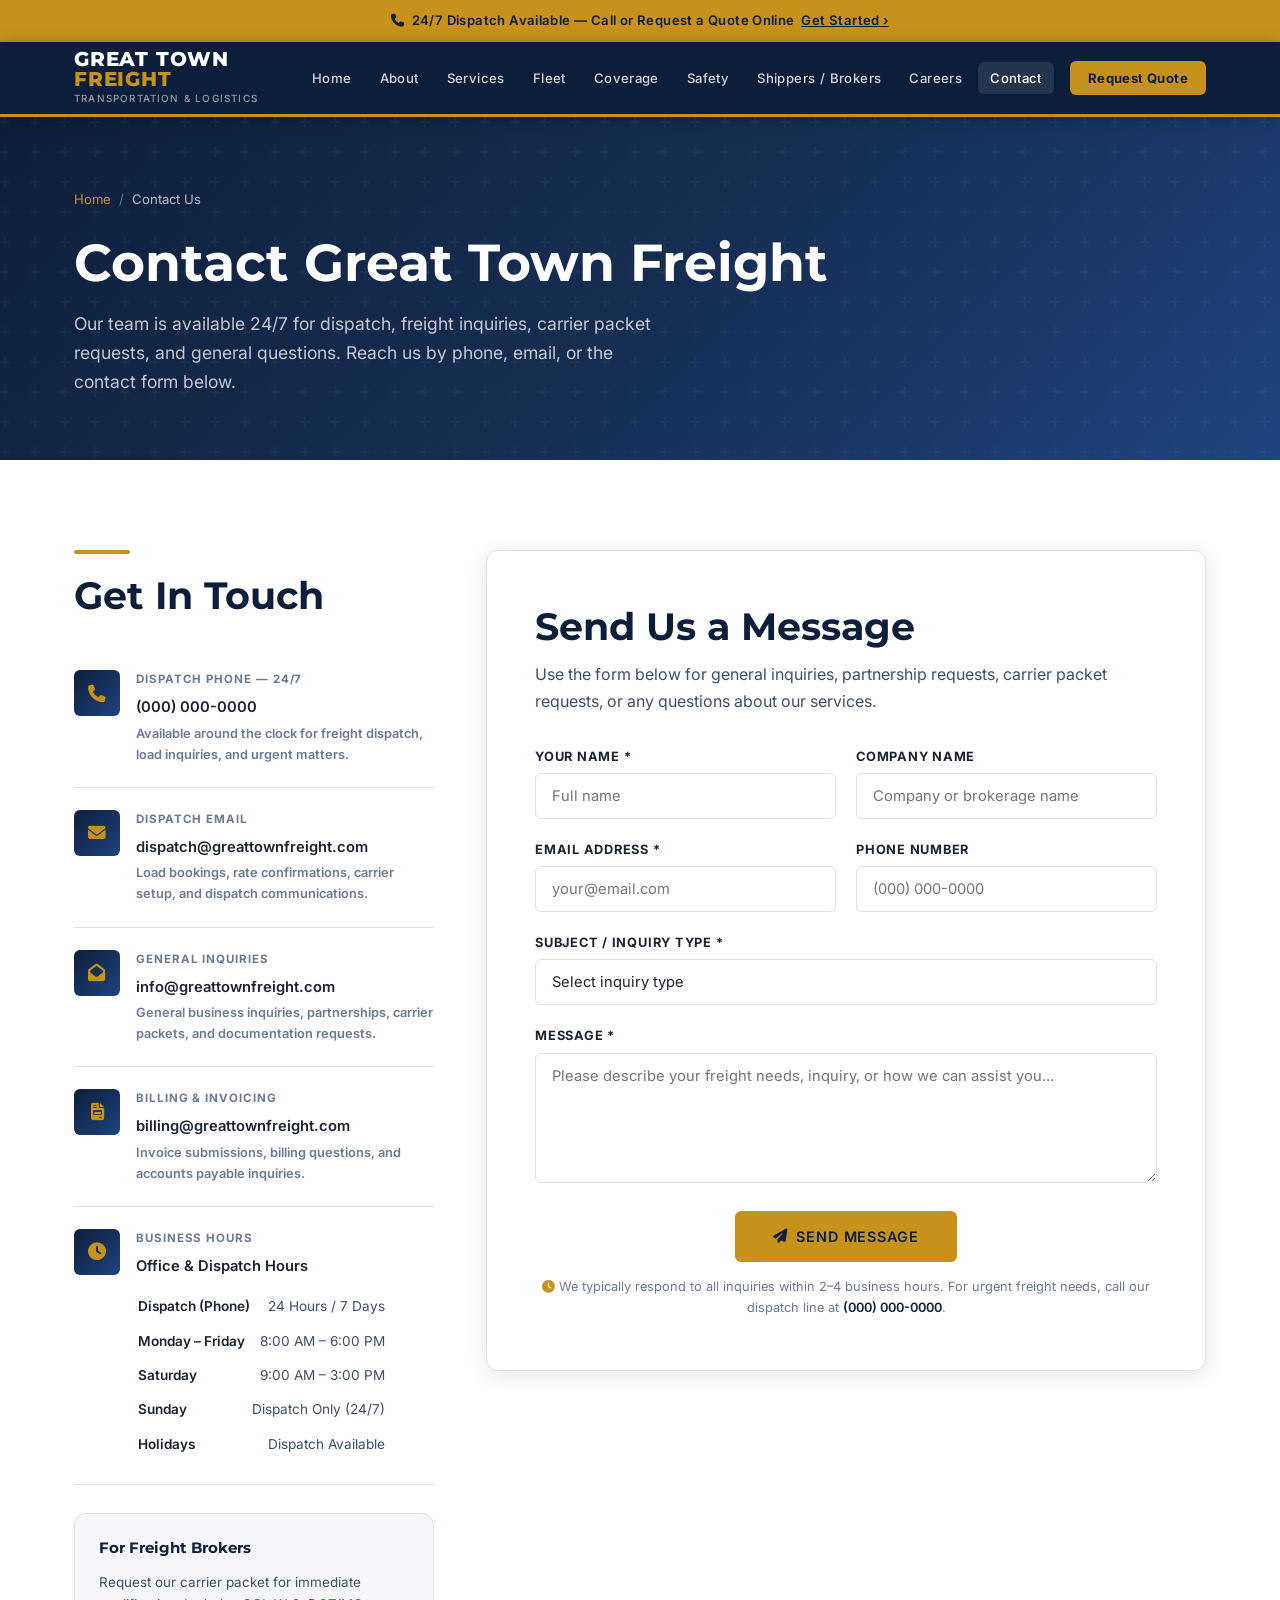
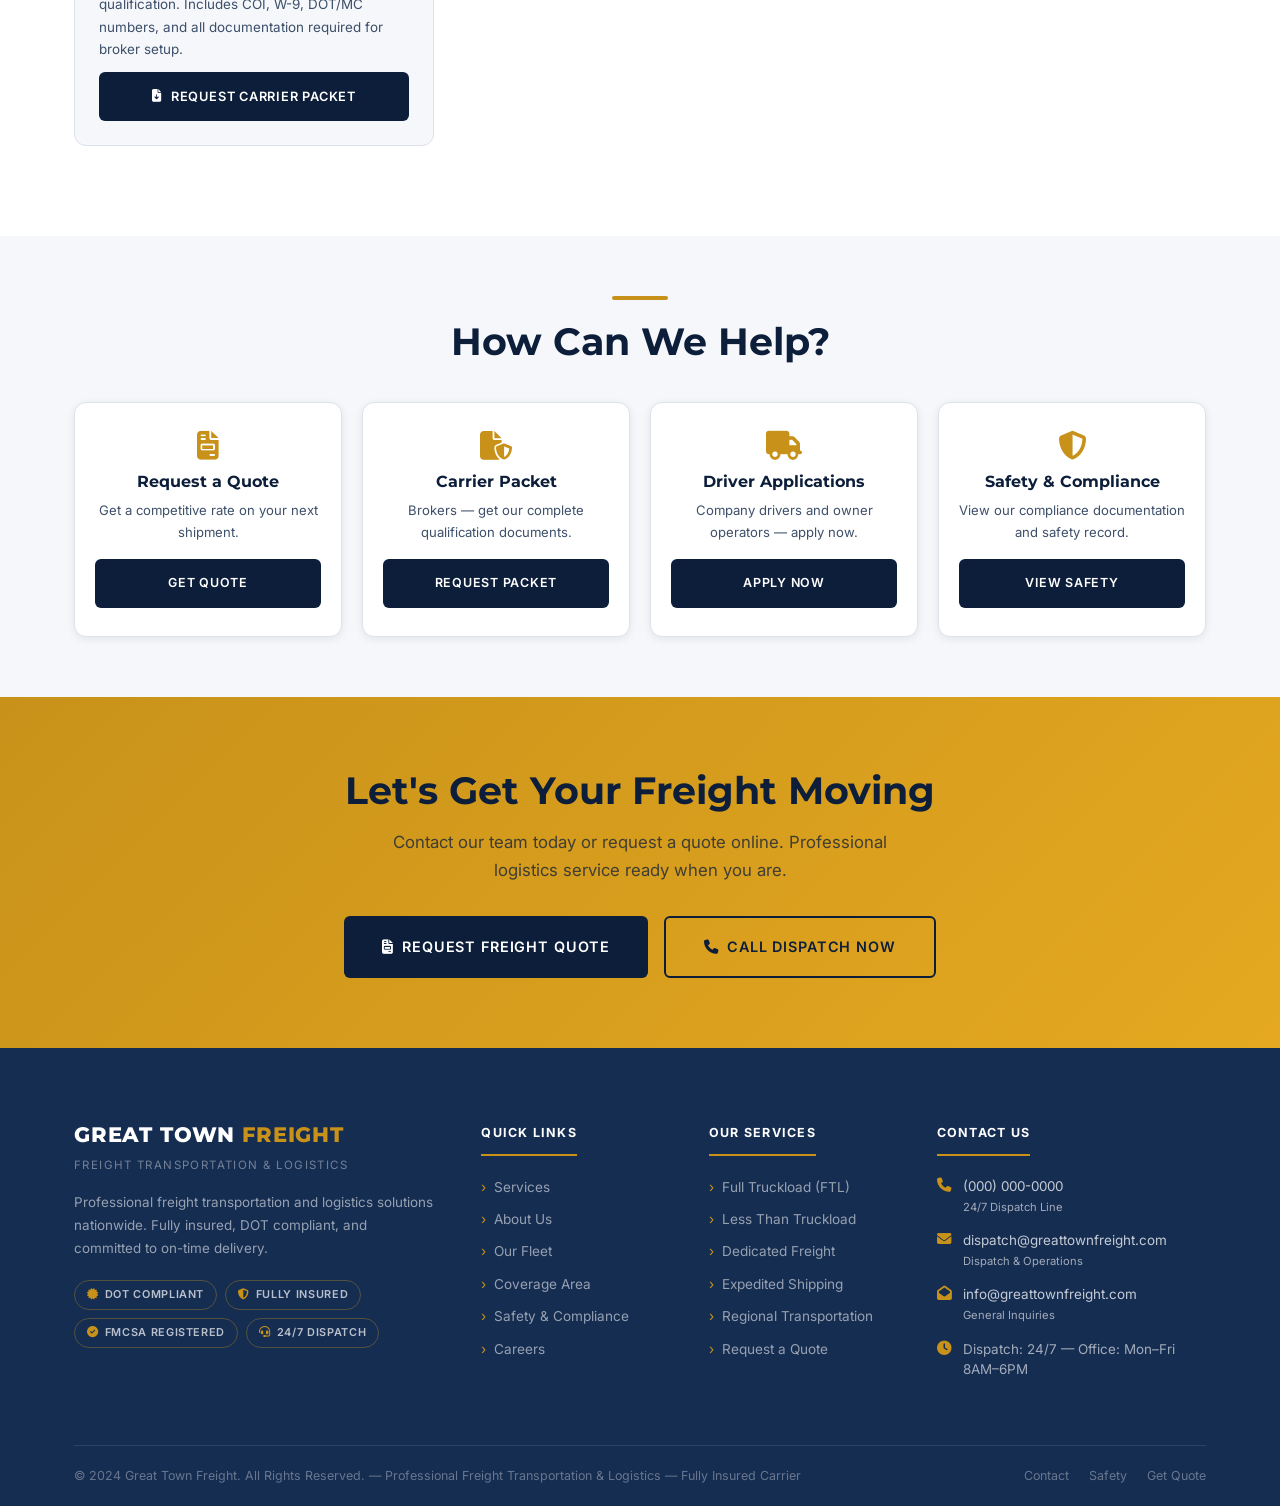
<file: contact.html>
<!DOCTYPE html>
<html lang="en">
<head>
  <meta charset="UTF-8" />
  <meta name="viewport" content="width=device-width, initial-scale=1.0" />
  <meta name="description" content="Contact Great Town Freight — 24/7 dispatch, general inquiries, carrier packet requests. Professional freight transportation services nationwide." />
  <title>Contact Us | Great Town Freight</title>
  <link rel="preconnect" href="https://fonts.googleapis.com" />
  <link rel="preconnect" href="https://fonts.gstatic.com" crossorigin />
  <link href="https://fonts.googleapis.com/css2?family=Inter:wght@400;500;600;700&family=Montserrat:wght@600;700;800&display=swap" rel="stylesheet" />
  <link rel="stylesheet" href="https://cdnjs.cloudflare.com/ajax/libs/font-awesome/6.5.0/css/all.min.css" />
  <link rel="stylesheet" href="css/styles.css" />
</head>
<body>

  <div class="alert-bar">
    <p><i class="fas fa-phone"></i>&nbsp; 24/7 Dispatch Available &mdash; Call or Request a Quote Online &nbsp;<a href="quote.html">Get Started &rsaquo;</a></p>
  </div>

  <nav class="site-nav">
    <div class="container">
      <div class="nav-inner">
        <a href="index.html" class="nav-logo">
          <span class="nav-logo-name">Great Town <span>Freight</span></span>
          <span class="nav-logo-tag">Transportation &amp; Logistics</span>
        </a>
        <ul class="nav-links">
          <li><a href="index.html">Home</a></li><li><a href="about.html">About</a></li>
          <li><a href="services.html">Services</a></li><li><a href="fleet.html">Fleet</a></li>
          <li><a href="coverage.html">Coverage</a></li><li><a href="safety.html">Safety</a></li>
          <li><a href="shippers.html">Shippers / Brokers</a></li><li><a href="careers.html">Careers</a></li>
          <li><a href="contact.html" class="active">Contact</a></li><li class="nav-cta"><a href="quote.html">Request Quote</a></li>
        </ul>
        <div class="nav-hamburger" onclick="toggleMenu()"><span></span><span></span><span></span></div>
      </div>
    </div>
    <div class="nav-mobile" id="mobileMenu">
      <a href="index.html">Home</a><a href="about.html">About</a><a href="services.html">Services</a>
      <a href="fleet.html">Fleet</a><a href="coverage.html">Coverage</a><a href="safety.html">Safety &amp; Compliance</a>
      <a href="shippers.html">Shippers / Brokers</a><a href="careers.html">Careers</a><a href="contact.html">Contact</a>
      <a href="quote.html" class="mobile-cta">Request Freight Quote</a>
    </div>
  </nav>

  <!-- Page Header -->
  <section class="page-header">
    <div class="container">
      <div class="page-header-content">
        <div class="breadcrumb">
          <a href="index.html">Home</a><span>/</span>
          <span style="color:rgba(255,255,255,0.7);">Contact Us</span>
        </div>
        <h1>Contact Great Town Freight</h1>
        <p>Our team is available 24/7 for dispatch, freight inquiries, carrier packet requests, and general questions. Reach us by phone, email, or the contact form below.</p>
      </div>
    </div>
  </section>

  <!-- Contact Section -->
  <section class="section-pad">
    <div class="container">
      <div class="contact-layout">

        <!-- Contact Info Panel -->
        <div class="contact-info-panel">
          <span class="divider"></span>
          <h2 style="margin-bottom:28px;">Get In Touch</h2>

          <div class="contact-card">
            <div class="contact-card-icon"><i class="fas fa-phone"></i></div>
            <div class="contact-card-content">
              <label>Dispatch Phone — 24/7</label>
              <a href="tel:+10000000000">(000) 000-0000</a>
              <p style="font-size:0.8rem; color:var(--text-light); margin-top:3px;">Available around the clock for freight dispatch, load inquiries, and urgent matters.</p>
            </div>
          </div>

          <div class="contact-card">
            <div class="contact-card-icon"><i class="fas fa-envelope"></i></div>
            <div class="contact-card-content">
              <label>Dispatch Email</label>
              <a href="mailto:dispatch@greattownfreight.com">dispatch@greattownfreight.com</a>
              <p style="font-size:0.8rem; color:var(--text-light); margin-top:3px;">Load bookings, rate confirmations, carrier setup, and dispatch communications.</p>
            </div>
          </div>

          <div class="contact-card">
            <div class="contact-card-icon"><i class="fas fa-envelope-open"></i></div>
            <div class="contact-card-content">
              <label>General Inquiries</label>
              <a href="mailto:info@greattownfreight.com">info@greattownfreight.com</a>
              <p style="font-size:0.8rem; color:var(--text-light); margin-top:3px;">General business inquiries, partnerships, carrier packets, and documentation requests.</p>
            </div>
          </div>

          <div class="contact-card">
            <div class="contact-card-icon"><i class="fas fa-file-invoice"></i></div>
            <div class="contact-card-content">
              <label>Billing &amp; Invoicing</label>
              <a href="mailto:billing@greattownfreight.com">billing@greattownfreight.com</a>
              <p style="font-size:0.8rem; color:var(--text-light); margin-top:3px;">Invoice submissions, billing questions, and accounts payable inquiries.</p>
            </div>
          </div>

          <div class="contact-card">
            <div class="contact-card-icon"><i class="fas fa-clock"></i></div>
            <div class="contact-card-content">
              <label>Business Hours</label>
              <span>Office &amp; Dispatch Hours</span>
              <table class="hours-table">
                <tr><td>Dispatch (Phone)</td><td>24 Hours / 7 Days</td></tr>
                <tr><td>Monday – Friday</td><td>8:00 AM – 6:00 PM</td></tr>
                <tr><td>Saturday</td><td>9:00 AM – 3:00 PM</td></tr>
                <tr><td>Sunday</td><td>Dispatch Only (24/7)</td></tr>
                <tr><td>Holidays</td><td>Dispatch Available</td></tr>
              </table>
            </div>
          </div>

          <!-- Quick Info Box -->
          <div style="margin-top:28px; background:var(--off-white); border-radius:var(--radius-lg); padding:24px; border:1px solid var(--border);">
            <h4 style="margin-bottom:14px; font-size:0.95rem;">For Freight Brokers</h4>
            <p style="font-size:0.84rem; color:var(--text-mid); margin-bottom:12px;">Request our carrier packet for immediate qualification. Includes COI, W-9, DOT/MC numbers, and all documentation required for broker setup.</p>
            <a href="mailto:dispatch@greattownfreight.com?subject=Carrier Packet Request" class="btn btn-navy" style="width:100%; justify-content:center; font-size:0.8rem;"><i class="fas fa-file-arrow-down"></i> Request Carrier Packet</a>
          </div>
        </div>

        <!-- Contact Form -->
        <div>
          <div class="form-wrap" style="max-width:none;">
            <div class="form-title">
              <h2>Send Us a Message</h2>
              <p>Use the form below for general inquiries, partnership requests, carrier packet requests, or any questions about our services.</p>
            </div>
            <form action="#" method="POST" onsubmit="return handleContactSubmit(event)">
              <div class="form-grid">
                <div class="form-group">
                  <label>Your Name *</label>
                  <input type="text" name="name" placeholder="Full name" required />
                </div>
                <div class="form-group">
                  <label>Company Name</label>
                  <input type="text" name="company" placeholder="Company or brokerage name" />
                </div>
                <div class="form-group">
                  <label>Email Address *</label>
                  <input type="email" name="email" placeholder="your@email.com" required />
                </div>
                <div class="form-group">
                  <label>Phone Number</label>
                  <input type="tel" name="phone" placeholder="(000) 000-0000" />
                </div>
                <div class="form-group span-2">
                  <label>Subject / Inquiry Type *</label>
                  <select name="subject" required>
                    <option value="">Select inquiry type</option>
                    <option>Freight Rate Quote</option>
                    <option>Carrier Packet Request</option>
                    <option>Broker Partnership Inquiry</option>
                    <option>Insurance / Compliance Documentation</option>
                    <option>Driver / Career Inquiry</option>
                    <option>Billing / Invoice Question</option>
                    <option>General Inquiry</option>
                    <option>Other</option>
                  </select>
                </div>
                <div class="form-group span-2">
                  <label>Message *</label>
                  <textarea name="message" placeholder="Please describe your freight needs, inquiry, or how we can assist you..." required></textarea>
                </div>
              </div>
              <div class="form-submit">
                <button type="submit" class="btn btn-primary btn-lg" style="min-width:220px; justify-content:center;"><i class="fas fa-paper-plane"></i> Send Message</button>
              </div>
              <p class="form-note"><i class="fas fa-clock"></i> We typically respond to all inquiries within 2–4 business hours. For urgent freight needs, call our dispatch line at <a href="tel:+10000000000" style="color:var(--navy); font-weight:600;">(000) 000-0000</a>.</p>
            </form>
          </div>
        </div>

      </div>
    </div>
  </section>

  <!-- Quick Contact Cards -->
  <section class="section-pad-sm bg-light">
    <div class="container">
      <div class="section-header center" style="margin-bottom:36px;">
        <span class="divider"></span>
        <h2>How Can We Help?</h2>
      </div>
      <div style="display:grid; grid-template-columns:repeat(4, 1fr); gap:20px;">
        <div style="background:var(--white); border:1px solid var(--border); border-radius:var(--radius-lg); padding:28px 20px; text-align:center; box-shadow:var(--shadow-sm);">
          <i class="fas fa-file-invoice" style="font-size:1.8rem; color:var(--gold); margin-bottom:12px; display:block;"></i>
          <h4 style="margin-bottom:8px; font-size:1rem;">Request a Quote</h4>
          <p style="font-size:0.82rem; margin-bottom:16px;">Get a competitive rate on your next shipment.</p>
          <a href="quote.html" class="btn btn-navy" style="width:100%; justify-content:center; font-size:0.78rem;">Get Quote</a>
        </div>
        <div style="background:var(--white); border:1px solid var(--border); border-radius:var(--radius-lg); padding:28px 20px; text-align:center; box-shadow:var(--shadow-sm);">
          <i class="fas fa-file-shield" style="font-size:1.8rem; color:var(--gold); margin-bottom:12px; display:block;"></i>
          <h4 style="margin-bottom:8px; font-size:1rem;">Carrier Packet</h4>
          <p style="font-size:0.82rem; margin-bottom:16px;">Brokers — get our complete qualification documents.</p>
          <a href="mailto:dispatch@greattownfreight.com?subject=Carrier Packet Request" class="btn btn-navy" style="width:100%; justify-content:center; font-size:0.78rem;">Request Packet</a>
        </div>
        <div style="background:var(--white); border:1px solid var(--border); border-radius:var(--radius-lg); padding:28px 20px; text-align:center; box-shadow:var(--shadow-sm);">
          <i class="fas fa-truck" style="font-size:1.8rem; color:var(--gold); margin-bottom:12px; display:block;"></i>
          <h4 style="margin-bottom:8px; font-size:1rem;">Driver Applications</h4>
          <p style="font-size:0.82rem; margin-bottom:16px;">Company drivers and owner operators — apply now.</p>
          <a href="careers.html#apply" class="btn btn-navy" style="width:100%; justify-content:center; font-size:0.78rem;">Apply Now</a>
        </div>
        <div style="background:var(--white); border:1px solid var(--border); border-radius:var(--radius-lg); padding:28px 20px; text-align:center; box-shadow:var(--shadow-sm);">
          <i class="fas fa-shield-halved" style="font-size:1.8rem; color:var(--gold); margin-bottom:12px; display:block;"></i>
          <h4 style="margin-bottom:8px; font-size:1rem;">Safety &amp; Compliance</h4>
          <p style="font-size:0.82rem; margin-bottom:16px;">View our compliance documentation and safety record.</p>
          <a href="safety.html" class="btn btn-navy" style="width:100%; justify-content:center; font-size:0.78rem;">View Safety</a>
        </div>
      </div>
    </div>
  </section>

  <!-- CTA Banner -->
  <section class="cta-banner">
    <div class="container">
      <h2>Let's Get Your Freight Moving</h2>
      <p>Contact our team today or request a quote online. Professional logistics service ready when you are.</p>
      <div class="cta-banner-btns">
        <a href="quote.html" class="btn btn-navy btn-lg"><i class="fas fa-file-invoice"></i> Request Freight Quote</a>
        <a href="tel:+10000000000" class="btn btn-outline btn-lg"><i class="fas fa-phone"></i> Call Dispatch Now</a>
      </div>
    </div>
  </section>

  <!-- Footer -->
  <footer class="site-footer">
    <div class="container">
      <div class="footer-grid">
        <div class="footer-col">
          <div class="footer-brand-name">Great Town <span>Freight</span></div>
          <div class="footer-tagline">Freight Transportation &amp; Logistics</div>
          <p class="footer-desc">Professional freight transportation and logistics solutions nationwide. Fully insured, DOT compliant, and committed to on-time delivery.</p>
          <div class="footer-trust-badges">
            <span class="trust-badge"><i class="fas fa-certificate"></i> DOT Compliant</span>
            <span class="trust-badge"><i class="fas fa-shield-halved"></i> Fully Insured</span>
            <span class="trust-badge"><i class="fas fa-check-circle"></i> FMCSA Registered</span>
            <span class="trust-badge"><i class="fas fa-headset"></i> 24/7 Dispatch</span>
          </div>
        </div>
        <div class="footer-col">
          <div class="footer-col-title">Quick Links</div>
          <ul class="footer-links">
            <li><a href="services.html">Services</a></li><li><a href="about.html">About Us</a></li>
            <li><a href="fleet.html">Our Fleet</a></li><li><a href="coverage.html">Coverage Area</a></li>
            <li><a href="safety.html">Safety &amp; Compliance</a></li><li><a href="careers.html">Careers</a></li>
          </ul>
        </div>
        <div class="footer-col">
          <div class="footer-col-title">Our Services</div>
          <ul class="footer-links">
            <li><a href="services.html">Full Truckload (FTL)</a></li><li><a href="services.html">Less Than Truckload</a></li>
            <li><a href="services.html">Dedicated Freight</a></li><li><a href="services.html">Expedited Shipping</a></li>
            <li><a href="services.html">Regional Transportation</a></li><li><a href="quote.html">Request a Quote</a></li>
          </ul>
        </div>
        <div class="footer-col">
          <div class="footer-col-title">Contact Us</div>
          <div class="footer-contact-item"><i class="fas fa-phone"></i><span><a href="tel:+10000000000">(000) 000-0000</a><br><small>24/7 Dispatch Line</small></span></div>
          <div class="footer-contact-item"><i class="fas fa-envelope"></i><span><a href="mailto:dispatch@greattownfreight.com">dispatch@greattownfreight.com</a><br><small>Dispatch &amp; Operations</small></span></div>
          <div class="footer-contact-item"><i class="fas fa-envelope-open"></i><span><a href="mailto:info@greattownfreight.com">info@greattownfreight.com</a><br><small>General Inquiries</small></span></div>
          <div class="footer-contact-item"><i class="fas fa-clock"></i><span>Dispatch: 24/7 &mdash; Office: Mon–Fri 8AM–6PM</span></div>
        </div>
      </div>
      <div class="footer-bottom">
        <p>&copy; 2024 Great Town Freight. All Rights Reserved. &mdash; Professional Freight Transportation &amp; Logistics &mdash; Fully Insured Carrier</p>
        <div class="footer-bottom-links"><a href="contact.html">Contact</a><a href="safety.html">Safety</a><a href="quote.html">Get Quote</a></div>
      </div>
    </div>
  </footer>
  <script>
    function toggleMenu(){var m=document.getElementById('mobileMenu');m.style.display=m.style.display==='flex'?'none':'flex';}
    function handleContactSubmit(e){
      e.preventDefault();
      var btn = e.target.querySelector('button[type="submit"]');
      btn.innerHTML = '<i class="fas fa-check"></i> Message Sent!';
      btn.style.background = '#16a34a';
      btn.disabled = true;
    }
  </script>
</body>
</html>
</file>
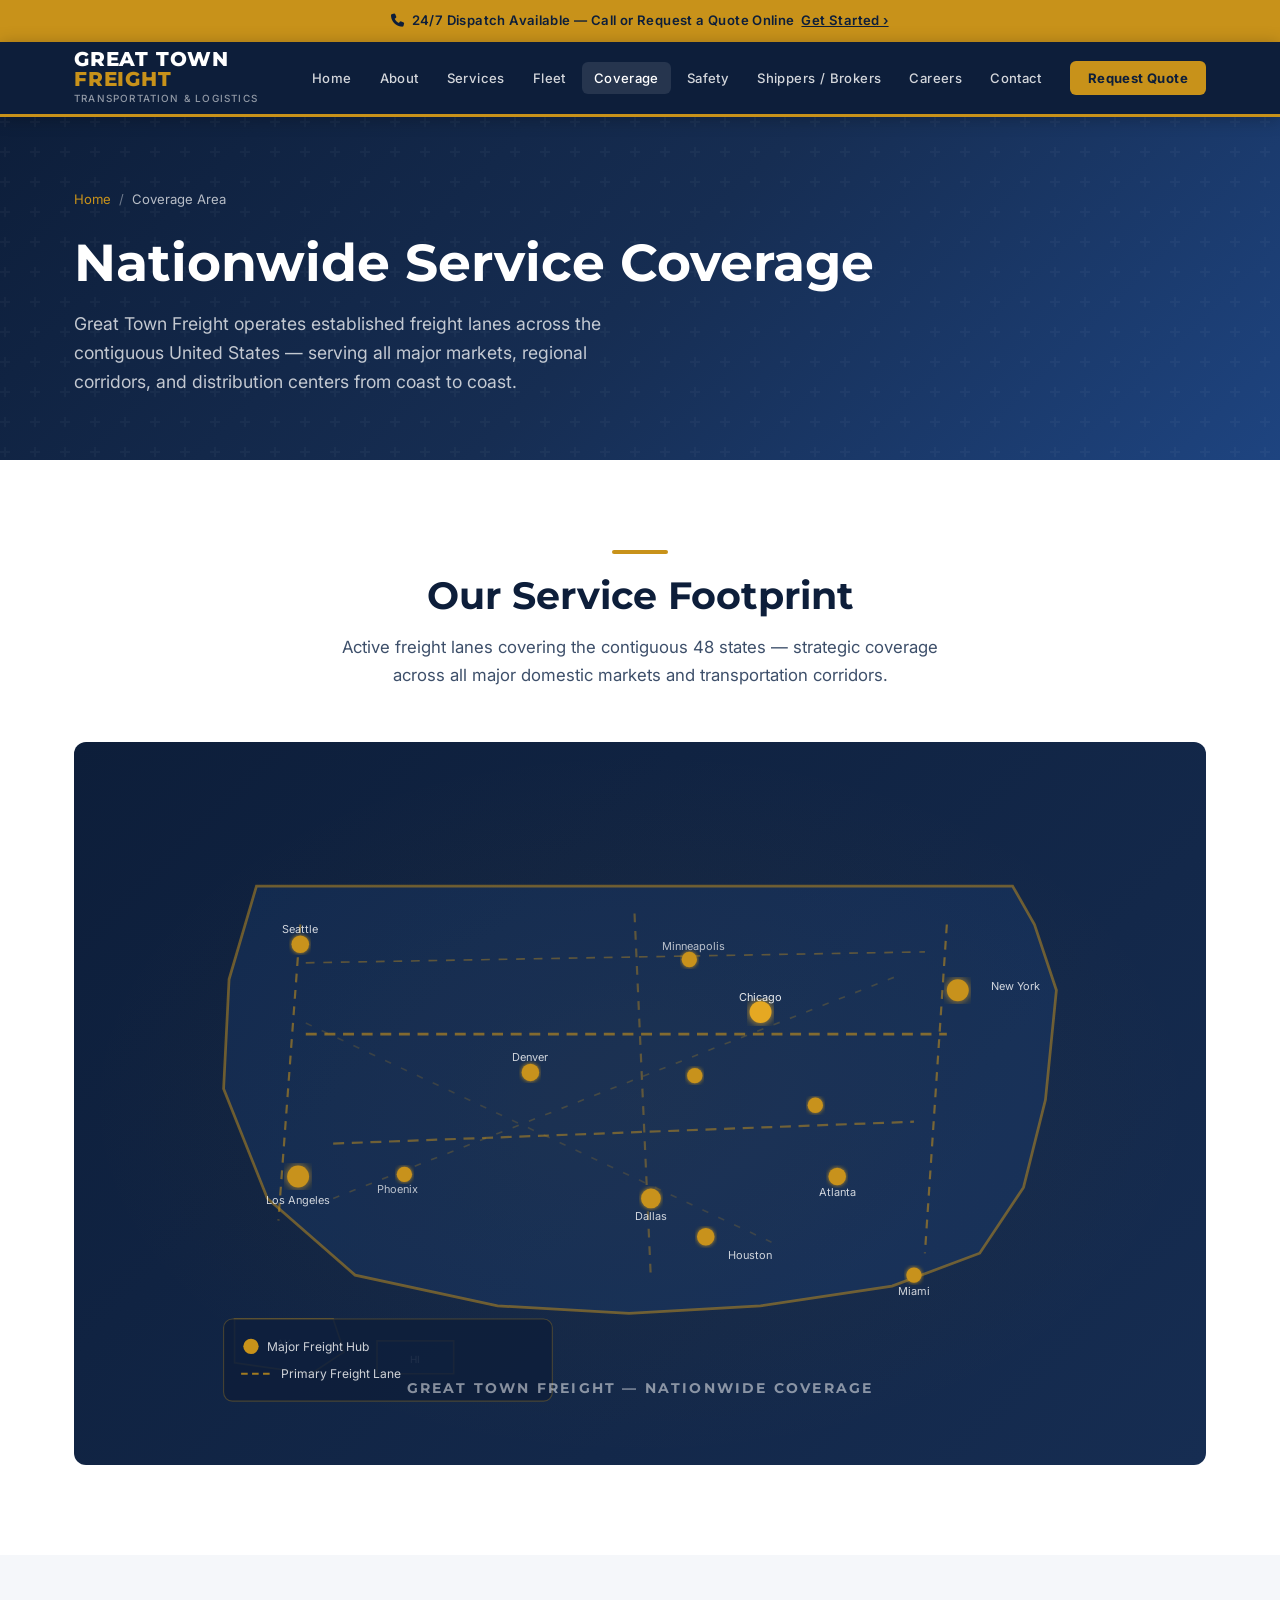
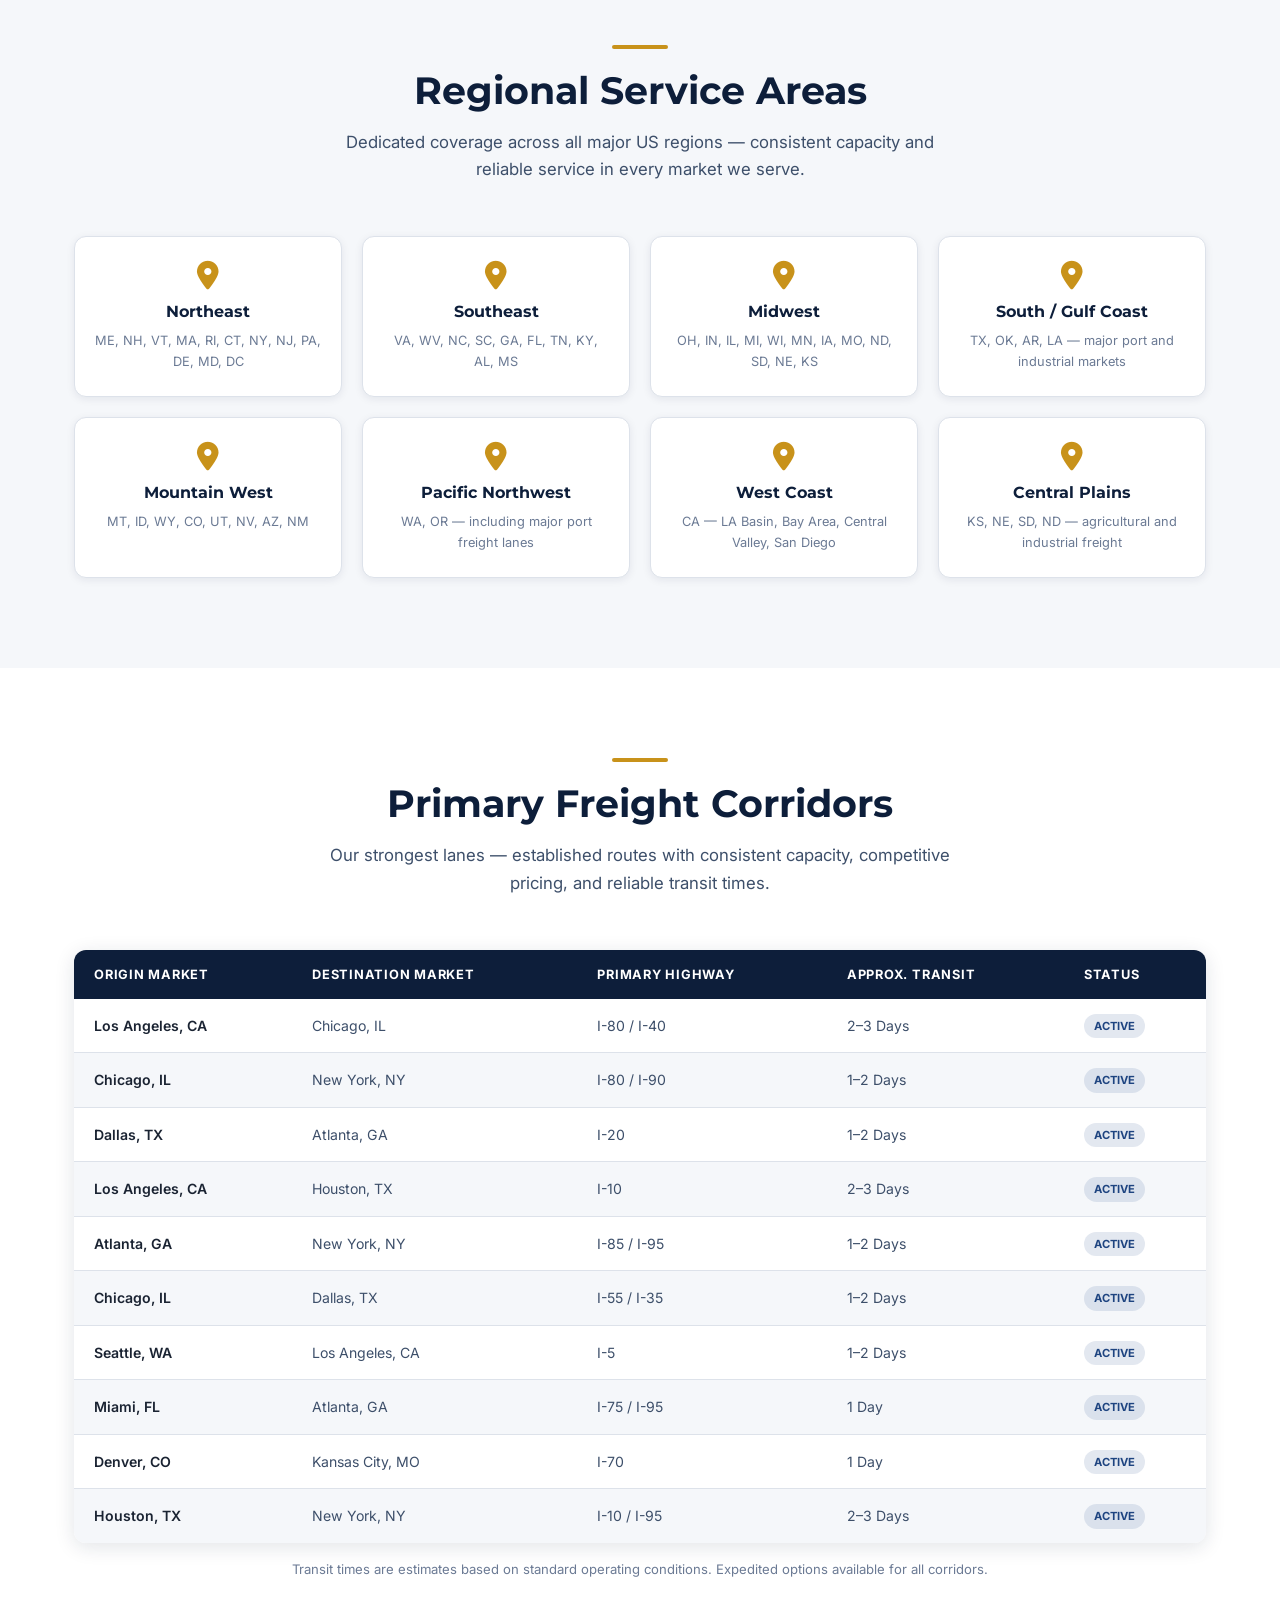
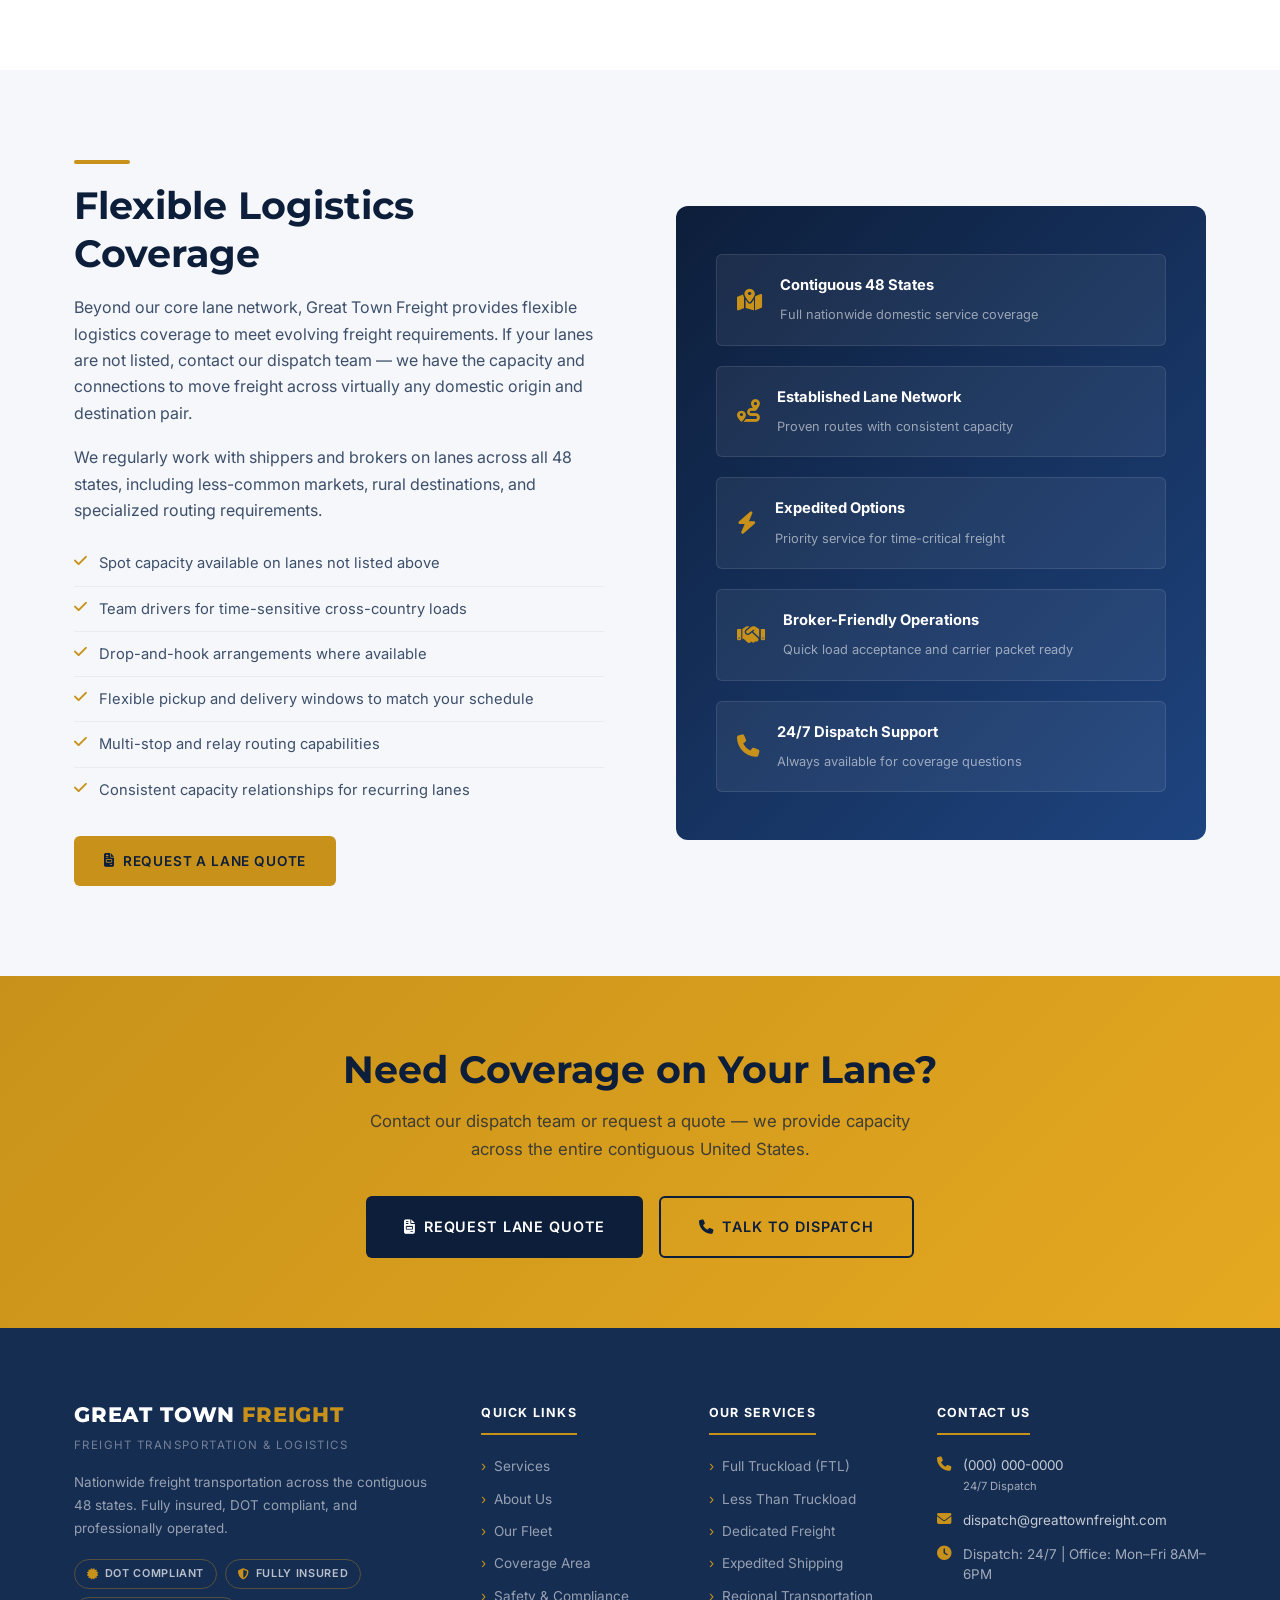
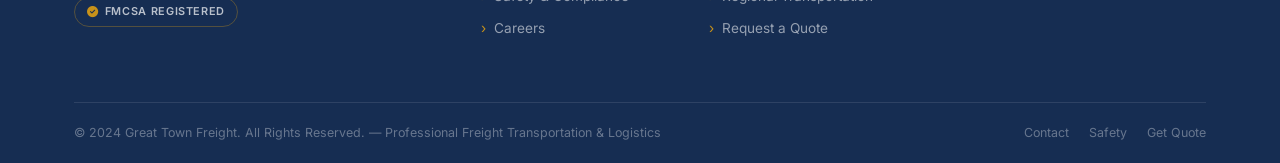
<file: coverage.html>
<!DOCTYPE html>
<html lang="en">
<head>
  <meta charset="UTF-8" />
  <meta name="viewport" content="width=device-width, initial-scale=1.0" />
  <meta name="description" content="Great Town Freight Coverage Area — Nationwide freight transportation across the contiguous 48 states. Regional lanes, primary corridors, and flexible logistics coverage." />
  <title>Coverage Area | Great Town Freight</title>
  <link rel="preconnect" href="https://fonts.googleapis.com" />
  <link rel="preconnect" href="https://fonts.gstatic.com" crossorigin />
  <link href="https://fonts.googleapis.com/css2?family=Inter:wght@400;500;600;700&family=Montserrat:wght@600;700;800&display=swap" rel="stylesheet" />
  <link rel="stylesheet" href="https://cdnjs.cloudflare.com/ajax/libs/font-awesome/6.5.0/css/all.min.css" />
  <link rel="stylesheet" href="css/styles.css" />
  <style>
    .map-full {
      background: linear-gradient(135deg, var(--navy) 0%, var(--navy-mid) 100%);
      border-radius: var(--radius-lg);
      padding: 40px;
      position: relative;
      overflow: hidden;
    }
    .map-full::before {
      content: '';
      position: absolute;
      inset: 0;
      background: radial-gradient(ellipse at 50% 50%, rgba(200,146,26,0.06) 0%, transparent 70%);
    }
    .region-grid {
      display: grid;
      grid-template-columns: repeat(4, 1fr);
      gap: 20px;
    }
    .region-card {
      background: var(--white);
      border: 1px solid var(--border);
      border-radius: var(--radius-lg);
      padding: 24px 20px;
      text-align: center;
      box-shadow: var(--shadow-sm);
      transition: all var(--transition);
    }
    .region-card:hover { box-shadow: var(--shadow-md); transform: translateY(-3px); }
    .region-card i { font-size: 1.8rem; color: var(--gold); margin-bottom: 12px; display: block; }
    .region-card h4 { margin-bottom: 8px; font-size: 1rem; }
    .region-card p  { font-size: 0.8rem; color: var(--text-light); margin: 0; }
    .lane-table { width: 100%; border-collapse: collapse; }
    .lane-table th {
      background: var(--navy);
      color: var(--white);
      padding: 14px 20px;
      text-align: left;
      font-size: 0.8rem;
      font-weight: 700;
      text-transform: uppercase;
      letter-spacing: 0.06em;
    }
    .lane-table th:first-child { border-radius: var(--radius) 0 0 0; }
    .lane-table th:last-child  { border-radius: 0 var(--radius) 0 0; }
    .lane-table td {
      padding: 14px 20px;
      font-size: 0.88rem;
      border-bottom: 1px solid var(--border);
      color: var(--text-mid);
    }
    .lane-table tr:last-child td { border-bottom: none; }
    .lane-table tr:nth-child(even) td { background: var(--off-white); }
    .lane-table td:first-child { font-weight: 600; color: var(--text-dark); }
    .lane-badge {
      display: inline-block;
      padding: 3px 10px;
      border-radius: 50px;
      font-size: 0.7rem;
      font-weight: 700;
      text-transform: uppercase;
    }
    .lane-badge.active { background: rgba(30,68,128,0.12); color: var(--blue); }
    @media (max-width: 768px) { .region-grid { grid-template-columns: repeat(2, 1fr); } }
    @media (max-width: 480px) { .region-grid { grid-template-columns: 1fr; } }
  </style>
</head>
<body>

  <div class="alert-bar">
    <p><i class="fas fa-phone"></i>&nbsp; 24/7 Dispatch Available &mdash; Call or Request a Quote Online &nbsp;<a href="quote.html">Get Started &rsaquo;</a></p>
  </div>

  <nav class="site-nav">
    <div class="container">
      <div class="nav-inner">
        <a href="index.html" class="nav-logo">
          <span class="nav-logo-name">Great Town <span>Freight</span></span>
          <span class="nav-logo-tag">Transportation &amp; Logistics</span>
        </a>
        <ul class="nav-links">
          <li><a href="index.html">Home</a></li><li><a href="about.html">About</a></li>
          <li><a href="services.html">Services</a></li><li><a href="fleet.html">Fleet</a></li>
          <li><a href="coverage.html" class="active">Coverage</a></li><li><a href="safety.html">Safety</a></li>
          <li><a href="shippers.html">Shippers / Brokers</a></li><li><a href="careers.html">Careers</a></li>
          <li><a href="contact.html">Contact</a></li><li class="nav-cta"><a href="quote.html">Request Quote</a></li>
        </ul>
        <div class="nav-hamburger" onclick="toggleMenu()"><span></span><span></span><span></span></div>
      </div>
    </div>
    <div class="nav-mobile" id="mobileMenu">
      <a href="index.html">Home</a><a href="about.html">About</a><a href="services.html">Services</a>
      <a href="fleet.html">Fleet</a><a href="coverage.html">Coverage</a><a href="safety.html">Safety &amp; Compliance</a>
      <a href="shippers.html">Shippers / Brokers</a><a href="careers.html">Careers</a><a href="contact.html">Contact</a>
      <a href="quote.html" class="mobile-cta">Request Freight Quote</a>
    </div>
  </nav>

  <!-- Page Header -->
  <section class="page-header">
    <div class="container">
      <div class="page-header-content">
        <div class="breadcrumb">
          <a href="index.html">Home</a><span>/</span>
          <span style="color:rgba(255,255,255,0.7);">Coverage Area</span>
        </div>
        <h1>Nationwide Service Coverage</h1>
        <p>Great Town Freight operates established freight lanes across the contiguous United States — serving all major markets, regional corridors, and distribution centers from coast to coast.</p>
      </div>
    </div>
  </section>

  <!-- Map Section -->
  <section class="section-pad">
    <div class="container">
      <div class="section-header center">
        <span class="divider"></span>
        <h2>Our Service Footprint</h2>
        <p>Active freight lanes covering the contiguous 48 states — strategic coverage across all major domestic markets and transportation corridors.</p>
      </div>
      <div class="map-full">
        <svg viewBox="0 0 960 580" xmlns="http://www.w3.org/2000/svg" style="width:100%; position:relative; z-index:1;">
          <defs>
            <filter id="glow2"><feGaussianBlur stdDeviation="4" result="blur"/><feMerge><feMergeNode in="blur"/><feMergeNode in="SourceGraphic"/></feMerge></filter>
            <filter id="glowsm"><feGaussianBlur stdDeviation="2" result="blur"/><feMerge><feMergeNode in="blur"/><feMergeNode in="SourceGraphic"/></feMerge></filter>
          </defs>

          <!-- US Background shape -->
          <path d="M 130 95 L 820 95 L 840 130 L 860 190 L 850 290 L 830 370 L 790 430 L 710 460 L 590 478 L 470 485 L 350 478 L 220 450 L 140 380 L 100 280 L 105 180 Z"
            fill="rgba(30,68,128,0.25)" stroke="rgba(200,146,26,0.5)" stroke-width="2.5"/>

          <!-- Alaska (simplified) -->
          <path d="M 110 490 L 200 490 L 210 520 L 180 540 L 110 530 Z" fill="rgba(30,68,128,0.2)" stroke="rgba(200,146,26,0.4)" stroke-width="1.5"/>
          <text x="155" y="516" text-anchor="middle" font-family="Inter,Arial" font-size="9" fill="rgba(255,255,255,0.5)">AK</text>

          <!-- Hawaii (simplified) -->
          <path d="M 240 510 L 310 510 L 310 540 L 240 540 Z" fill="rgba(30,68,128,0.2)" stroke="rgba(200,146,26,0.4)" stroke-width="1.5"/>
          <text x="275" y="530" text-anchor="middle" font-family="Inter,Arial" font-size="9" fill="rgba(255,255,255,0.5)">HI</text>

          <!-- Primary freight lanes (dashed routes) -->
          <!-- I-80 West-East corridor -->
          <line x1="175" y1="230" x2="760" y2="230" stroke="rgba(200,146,26,0.6)" stroke-width="2.5" stroke-dasharray="10,7"/>
          <!-- I-40 Southern corridor -->
          <line x1="200" y1="330" x2="730" y2="310" stroke="rgba(200,146,26,0.5)" stroke-width="2" stroke-dasharray="10,7"/>
          <!-- I-90 Northern corridor -->
          <line x1="175" y1="165" x2="740" y2="155" stroke="rgba(200,146,26,0.4)" stroke-width="1.5" stroke-dasharray="8,8"/>
          <!-- I-95 East Coast -->
          <line x1="760" y1="130" x2="740" y2="430" stroke="rgba(200,146,26,0.55)" stroke-width="2" stroke-dasharray="8,7"/>
          <!-- I-5 West Coast -->
          <line x1="170" y1="130" x2="150" y2="400" stroke="rgba(200,146,26,0.55)" stroke-width="2" stroke-dasharray="8,7"/>
          <!-- Central N-S -->
          <line x1="475" y1="120" x2="490" y2="455" stroke="rgba(200,146,26,0.4)" stroke-width="2" stroke-dasharray="8,8"/>
          <!-- Diagonal lanes -->
          <line x1="200" y1="380" x2="720" y2="175" stroke="rgba(200,146,26,0.25)" stroke-width="1.5" stroke-dasharray="6,10"/>
          <line x1="175" y1="220" x2="600" y2="420" stroke="rgba(200,146,26,0.2)" stroke-width="1.5" stroke-dasharray="6,10"/>

          <!-- Major Hub Cities -->
          <!-- Los Angeles -->
          <circle cx="168" cy="360" r="10" fill="#c8921a" filter="url(#glow2)"/>
          <text x="168" y="385" text-anchor="middle" font-family="Inter,Arial" font-size="10" fill="rgba(255,255,255,0.8)">Los Angeles</text>

          <!-- Seattle -->
          <circle cx="170" cy="148" r="8" fill="#c8921a" filter="url(#glowsm)"/>
          <text x="170" y="138" text-anchor="middle" font-family="Inter,Arial" font-size="10" fill="rgba(255,255,255,0.8)">Seattle</text>

          <!-- Denver -->
          <circle cx="380" cy="265" r="8" fill="#c8921a" filter="url(#glowsm)"/>
          <text x="380" y="255" text-anchor="middle" font-family="Inter,Arial" font-size="10" fill="rgba(255,255,255,0.8)">Denver</text>

          <!-- Dallas -->
          <circle cx="490" cy="380" r="9" fill="#c8921a" filter="url(#glowsm)"/>
          <text x="490" y="400" text-anchor="middle" font-family="Inter,Arial" font-size="10" fill="rgba(255,255,255,0.8)">Dallas</text>

          <!-- Chicago -->
          <circle cx="590" cy="210" r="10" fill="#e5a820" filter="url(#glow2)"/>
          <text x="590" y="200" text-anchor="middle" font-family="Inter,Arial" font-size="10" fill="rgba(255,255,255,0.9)">Chicago</text>

          <!-- Atlanta -->
          <circle cx="660" cy="360" r="8" fill="#c8921a" filter="url(#glowsm)"/>
          <text x="660" y="378" text-anchor="middle" font-family="Inter,Arial" font-size="10" fill="rgba(255,255,255,0.8)">Atlanta</text>

          <!-- New York -->
          <circle cx="770" cy="190" r="10" fill="#c8921a" filter="url(#glow2)"/>
          <text x="800" y="190" text-anchor="left" font-family="Inter,Arial" font-size="10" fill="rgba(255,255,255,0.8)">New York</text>

          <!-- Miami -->
          <circle cx="730" cy="450" r="7" fill="#c8921a" filter="url(#glowsm)"/>
          <text x="730" y="468" text-anchor="middle" font-family="Inter,Arial" font-size="10" fill="rgba(255,255,255,0.8)">Miami</text>

          <!-- Houston -->
          <circle cx="540" cy="415" r="8" fill="#c8921a" filter="url(#glowsm)"/>
          <text x="560" y="435" font-family="Inter,Arial" font-size="10" fill="rgba(255,255,255,0.8)">Houston</text>

          <!-- Phoenix -->
          <circle cx="265" cy="358" r="7" fill="#c8921a" filter="url(#glowsm)"/>
          <text x="240" y="375" font-family="Inter,Arial" font-size="10" fill="rgba(255,255,255,0.7)">Phoenix</text>

          <!-- Minneapolis -->
          <circle cx="525" cy="162" r="7" fill="#c8921a" filter="url(#glowsm)"/>
          <text x="500" y="153" font-family="Inter,Arial" font-size="10" fill="rgba(255,255,255,0.7)">Minneapolis</text>

          <!-- Nashville -->
          <circle cx="640" cy="295" r="7" fill="#c8921a" filter="url(#glowsm)"/>

          <!-- Kansas City -->
          <circle cx="530" cy="268" r="7" fill="#c8921a" filter="url(#glowsm)"/>

          <!-- Legend -->
          <rect x="100" y="490" width="300" height="75" rx="8" fill="rgba(13,30,58,0.85)" stroke="rgba(200,146,26,0.3)" stroke-width="1"/>
          <circle cx="125" cy="515" r="7" fill="#c8921a"/>
          <text x="140" y="519" font-family="Inter,Arial" font-size="11" fill="rgba(255,255,255,0.8)">Major Freight Hub</text>
          <line x1="116" y1="540" x2="145" y2="540" stroke="rgba(200,146,26,0.8)" stroke-width="2" stroke-dasharray="6,4"/>
          <text x="152" y="544" font-family="Inter,Arial" font-size="11" fill="rgba(255,255,255,0.8)">Primary Freight Lane</text>

          <!-- Title -->
          <text x="480" y="558" text-anchor="middle" font-family="Montserrat,Arial" font-size="13" font-weight="700" fill="rgba(255,255,255,0.5)" letter-spacing="2">GREAT TOWN FREIGHT — NATIONWIDE COVERAGE</text>
        </svg>
      </div>
    </div>
  </section>

  <!-- Regional Coverage -->
  <section class="section-pad bg-light">
    <div class="container">
      <div class="section-header center">
        <span class="divider"></span>
        <h2>Regional Service Areas</h2>
        <p>Dedicated coverage across all major US regions — consistent capacity and reliable service in every market we serve.</p>
      </div>
      <div class="region-grid">
        <div class="region-card">
          <i class="fas fa-map-marker-alt"></i>
          <h4>Northeast</h4>
          <p>ME, NH, VT, MA, RI, CT, NY, NJ, PA, DE, MD, DC</p>
        </div>
        <div class="region-card">
          <i class="fas fa-map-marker-alt"></i>
          <h4>Southeast</h4>
          <p>VA, WV, NC, SC, GA, FL, TN, KY, AL, MS</p>
        </div>
        <div class="region-card">
          <i class="fas fa-map-marker-alt"></i>
          <h4>Midwest</h4>
          <p>OH, IN, IL, MI, WI, MN, IA, MO, ND, SD, NE, KS</p>
        </div>
        <div class="region-card">
          <i class="fas fa-map-marker-alt"></i>
          <h4>South / Gulf Coast</h4>
          <p>TX, OK, AR, LA — major port and industrial markets</p>
        </div>
        <div class="region-card">
          <i class="fas fa-map-marker-alt"></i>
          <h4>Mountain West</h4>
          <p>MT, ID, WY, CO, UT, NV, AZ, NM</p>
        </div>
        <div class="region-card">
          <i class="fas fa-map-marker-alt"></i>
          <h4>Pacific Northwest</h4>
          <p>WA, OR — including major port freight lanes</p>
        </div>
        <div class="region-card">
          <i class="fas fa-map-marker-alt"></i>
          <h4>West Coast</h4>
          <p>CA — LA Basin, Bay Area, Central Valley, San Diego</p>
        </div>
        <div class="region-card">
          <i class="fas fa-map-marker-alt"></i>
          <h4>Central Plains</h4>
          <p>KS, NE, SD, ND — agricultural and industrial freight</p>
        </div>
      </div>
    </div>
  </section>

  <!-- Primary Lanes Table -->
  <section class="section-pad">
    <div class="container">
      <div class="section-header center">
        <span class="divider"></span>
        <h2>Primary Freight Corridors</h2>
        <p>Our strongest lanes — established routes with consistent capacity, competitive pricing, and reliable transit times.</p>
      </div>
      <div style="overflow-x:auto; border-radius:var(--radius-lg); box-shadow:var(--shadow-md);">
        <table class="lane-table">
          <thead>
            <tr>
              <th>Origin Market</th>
              <th>Destination Market</th>
              <th>Primary Highway</th>
              <th>Approx. Transit</th>
              <th>Status</th>
            </tr>
          </thead>
          <tbody>
            <tr>
              <td>Los Angeles, CA</td>
              <td>Chicago, IL</td>
              <td>I-80 / I-40</td>
              <td>2–3 Days</td>
              <td><span class="lane-badge active">Active</span></td>
            </tr>
            <tr>
              <td>Chicago, IL</td>
              <td>New York, NY</td>
              <td>I-80 / I-90</td>
              <td>1–2 Days</td>
              <td><span class="lane-badge active">Active</span></td>
            </tr>
            <tr>
              <td>Dallas, TX</td>
              <td>Atlanta, GA</td>
              <td>I-20</td>
              <td>1–2 Days</td>
              <td><span class="lane-badge active">Active</span></td>
            </tr>
            <tr>
              <td>Los Angeles, CA</td>
              <td>Houston, TX</td>
              <td>I-10</td>
              <td>2–3 Days</td>
              <td><span class="lane-badge active">Active</span></td>
            </tr>
            <tr>
              <td>Atlanta, GA</td>
              <td>New York, NY</td>
              <td>I-85 / I-95</td>
              <td>1–2 Days</td>
              <td><span class="lane-badge active">Active</span></td>
            </tr>
            <tr>
              <td>Chicago, IL</td>
              <td>Dallas, TX</td>
              <td>I-55 / I-35</td>
              <td>1–2 Days</td>
              <td><span class="lane-badge active">Active</span></td>
            </tr>
            <tr>
              <td>Seattle, WA</td>
              <td>Los Angeles, CA</td>
              <td>I-5</td>
              <td>1–2 Days</td>
              <td><span class="lane-badge active">Active</span></td>
            </tr>
            <tr>
              <td>Miami, FL</td>
              <td>Atlanta, GA</td>
              <td>I-75 / I-95</td>
              <td>1 Day</td>
              <td><span class="lane-badge active">Active</span></td>
            </tr>
            <tr>
              <td>Denver, CO</td>
              <td>Kansas City, MO</td>
              <td>I-70</td>
              <td>1 Day</td>
              <td><span class="lane-badge active">Active</span></td>
            </tr>
            <tr>
              <td>Houston, TX</td>
              <td>New York, NY</td>
              <td>I-10 / I-95</td>
              <td>2–3 Days</td>
              <td><span class="lane-badge active">Active</span></td>
            </tr>
          </tbody>
        </table>
      </div>
      <p style="text-align:center; margin-top:16px; font-size:0.82rem; color:var(--text-light);">Transit times are estimates based on standard operating conditions. Expedited options available for all corridors.</p>
    </div>
  </section>

  <!-- Flexibility -->
  <section class="section-pad bg-light">
    <div class="container">
      <div class="info-two-col">
        <div class="info-panel">
          <span class="divider"></span>
          <h2>Flexible Logistics Coverage</h2>
          <p>Beyond our core lane network, Great Town Freight provides flexible logistics coverage to meet evolving freight requirements. If your lanes are not listed, contact our dispatch team — we have the capacity and connections to move freight across virtually any domestic origin and destination pair.</p>
          <p>We regularly work with shippers and brokers on lanes across all 48 states, including less-common markets, rural destinations, and specialized routing requirements.</p>
          <ul class="check-list">
            <li><i class="fas fa-check"></i> Spot capacity available on lanes not listed above</li>
            <li><i class="fas fa-check"></i> Team drivers for time-sensitive cross-country loads</li>
            <li><i class="fas fa-check"></i> Drop-and-hook arrangements where available</li>
            <li><i class="fas fa-check"></i> Flexible pickup and delivery windows to match your schedule</li>
            <li><i class="fas fa-check"></i> Multi-stop and relay routing capabilities</li>
            <li><i class="fas fa-check"></i> Consistent capacity relationships for recurring lanes</li>
          </ul>
          <div class="mt-24">
            <a href="quote.html" class="btn btn-primary"><i class="fas fa-file-invoice"></i> Request a Lane Quote</a>
          </div>
        </div>
        <div class="info-graphic">
          <div class="info-graphic-item"><i class="fas fa-map-location-dot"></i><div><strong>Contiguous 48 States</strong><span>Full nationwide domestic service coverage</span></div></div>
          <div class="info-graphic-item"><i class="fas fa-route"></i><div><strong>Established Lane Network</strong><span>Proven routes with consistent capacity</span></div></div>
          <div class="info-graphic-item"><i class="fas fa-bolt"></i><div><strong>Expedited Options</strong><span>Priority service for time-critical freight</span></div></div>
          <div class="info-graphic-item"><i class="fas fa-handshake"></i><div><strong>Broker-Friendly Operations</strong><span>Quick load acceptance and carrier packet ready</span></div></div>
          <div class="info-graphic-item"><i class="fas fa-phone"></i><div><strong>24/7 Dispatch Support</strong><span>Always available for coverage questions</span></div></div>
        </div>
      </div>
    </div>
  </section>

  <!-- CTA Banner -->
  <section class="cta-banner">
    <div class="container">
      <h2>Need Coverage on Your Lane?</h2>
      <p>Contact our dispatch team or request a quote — we provide capacity across the entire contiguous United States.</p>
      <div class="cta-banner-btns">
        <a href="quote.html" class="btn btn-navy btn-lg"><i class="fas fa-file-invoice"></i> Request Lane Quote</a>
        <a href="contact.html" class="btn btn-outline btn-lg"><i class="fas fa-phone"></i> Talk to Dispatch</a>
      </div>
    </div>
  </section>

  <!-- Footer -->
  <footer class="site-footer">
    <div class="container">
      <div class="footer-grid">
        <div class="footer-col">
          <div class="footer-brand-name">Great Town <span>Freight</span></div>
          <div class="footer-tagline">Freight Transportation &amp; Logistics</div>
          <p class="footer-desc">Nationwide freight transportation across the contiguous 48 states. Fully insured, DOT compliant, and professionally operated.</p>
          <div class="footer-trust-badges">
            <span class="trust-badge"><i class="fas fa-certificate"></i> DOT Compliant</span>
            <span class="trust-badge"><i class="fas fa-shield-halved"></i> Fully Insured</span>
            <span class="trust-badge"><i class="fas fa-check-circle"></i> FMCSA Registered</span>
          </div>
        </div>
        <div class="footer-col">
          <div class="footer-col-title">Quick Links</div>
          <ul class="footer-links">
            <li><a href="services.html">Services</a></li><li><a href="about.html">About Us</a></li>
            <li><a href="fleet.html">Our Fleet</a></li><li><a href="coverage.html">Coverage Area</a></li>
            <li><a href="safety.html">Safety &amp; Compliance</a></li><li><a href="careers.html">Careers</a></li>
          </ul>
        </div>
        <div class="footer-col">
          <div class="footer-col-title">Our Services</div>
          <ul class="footer-links">
            <li><a href="services.html">Full Truckload (FTL)</a></li><li><a href="services.html">Less Than Truckload</a></li>
            <li><a href="services.html">Dedicated Freight</a></li><li><a href="services.html">Expedited Shipping</a></li>
            <li><a href="services.html">Regional Transportation</a></li><li><a href="quote.html">Request a Quote</a></li>
          </ul>
        </div>
        <div class="footer-col">
          <div class="footer-col-title">Contact Us</div>
          <div class="footer-contact-item"><i class="fas fa-phone"></i><span><a href="tel:+10000000000">(000) 000-0000</a><br><small>24/7 Dispatch</small></span></div>
          <div class="footer-contact-item"><i class="fas fa-envelope"></i><span><a href="mailto:dispatch@greattownfreight.com">dispatch@greattownfreight.com</a></span></div>
          <div class="footer-contact-item"><i class="fas fa-clock"></i><span>Dispatch: 24/7 | Office: Mon–Fri 8AM–6PM</span></div>
        </div>
      </div>
      <div class="footer-bottom">
        <p>&copy; 2024 Great Town Freight. All Rights Reserved. &mdash; Professional Freight Transportation &amp; Logistics</p>
        <div class="footer-bottom-links"><a href="contact.html">Contact</a><a href="safety.html">Safety</a><a href="quote.html">Get Quote</a></div>
      </div>
    </div>
  </footer>
  <script>function toggleMenu(){var m=document.getElementById('mobileMenu');m.style.display=m.style.display==='flex'?'none':'flex';}</script>
</body>
</html>
</file>
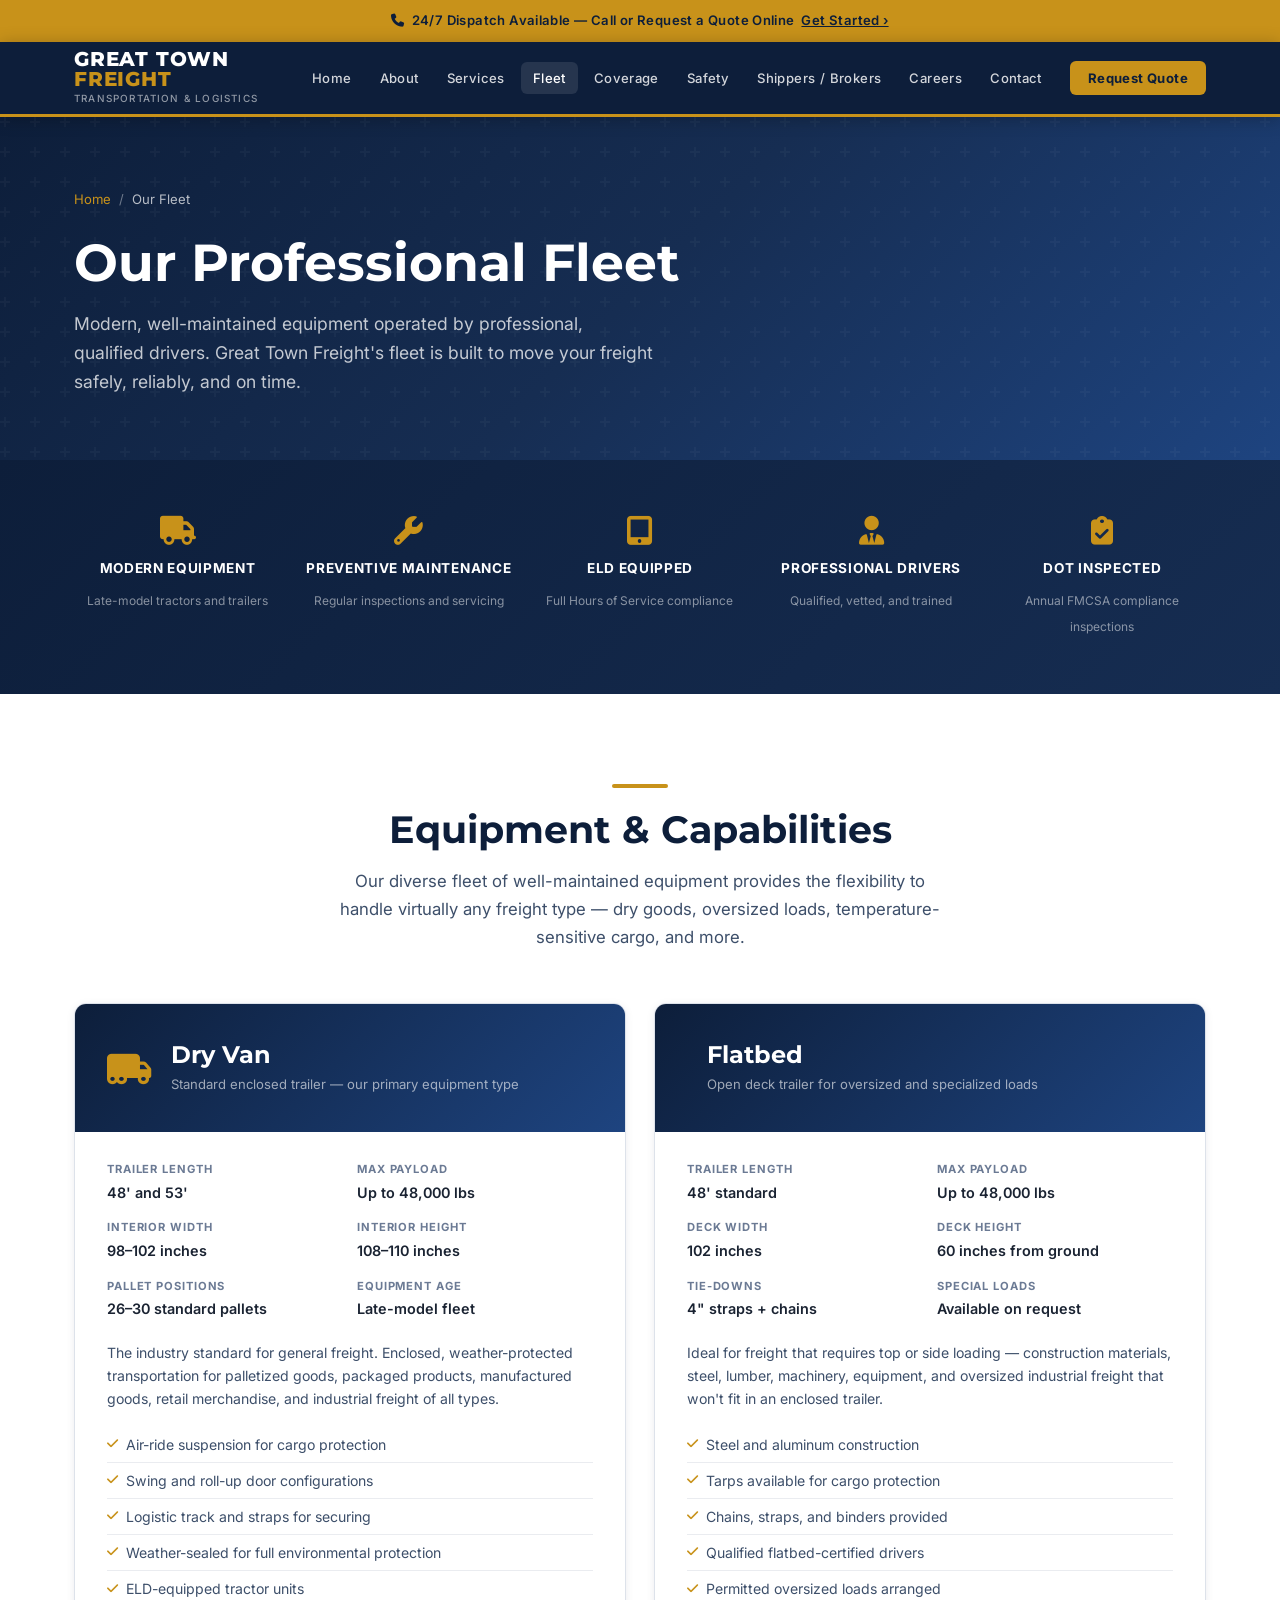
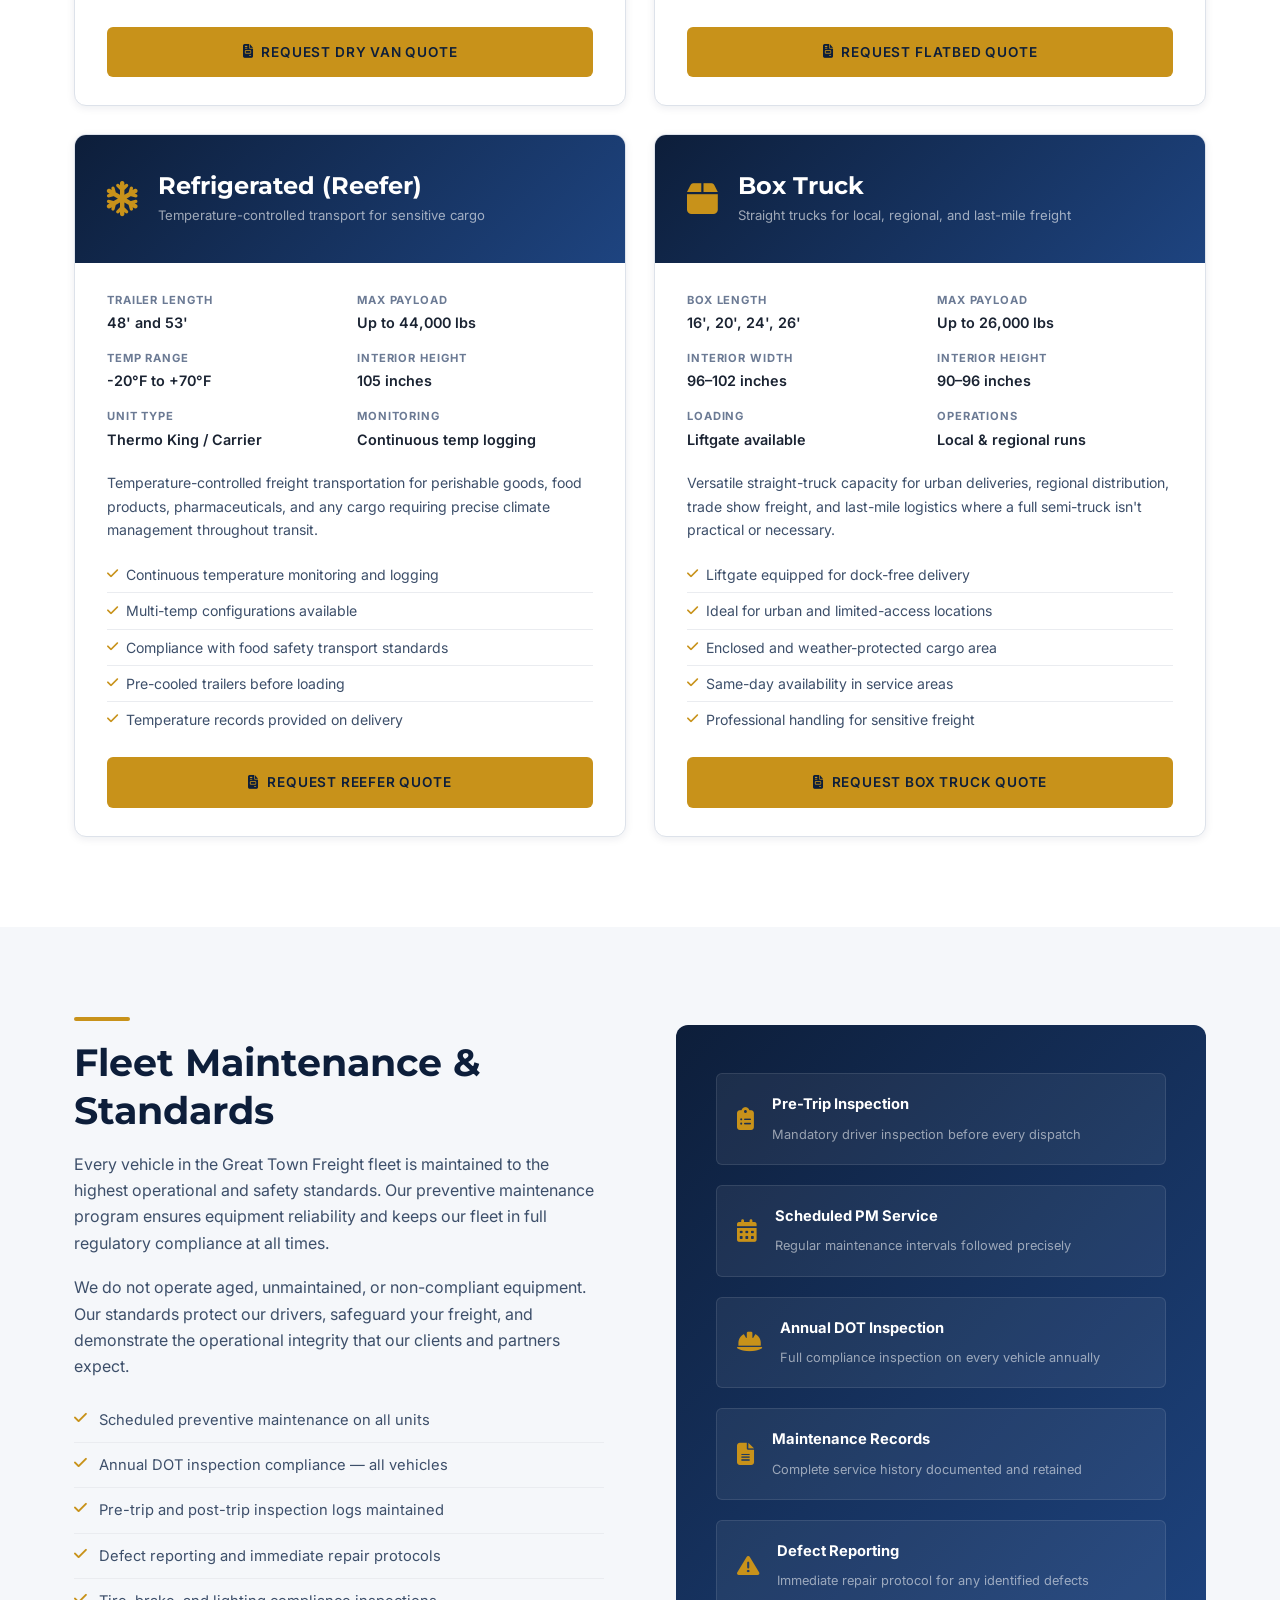
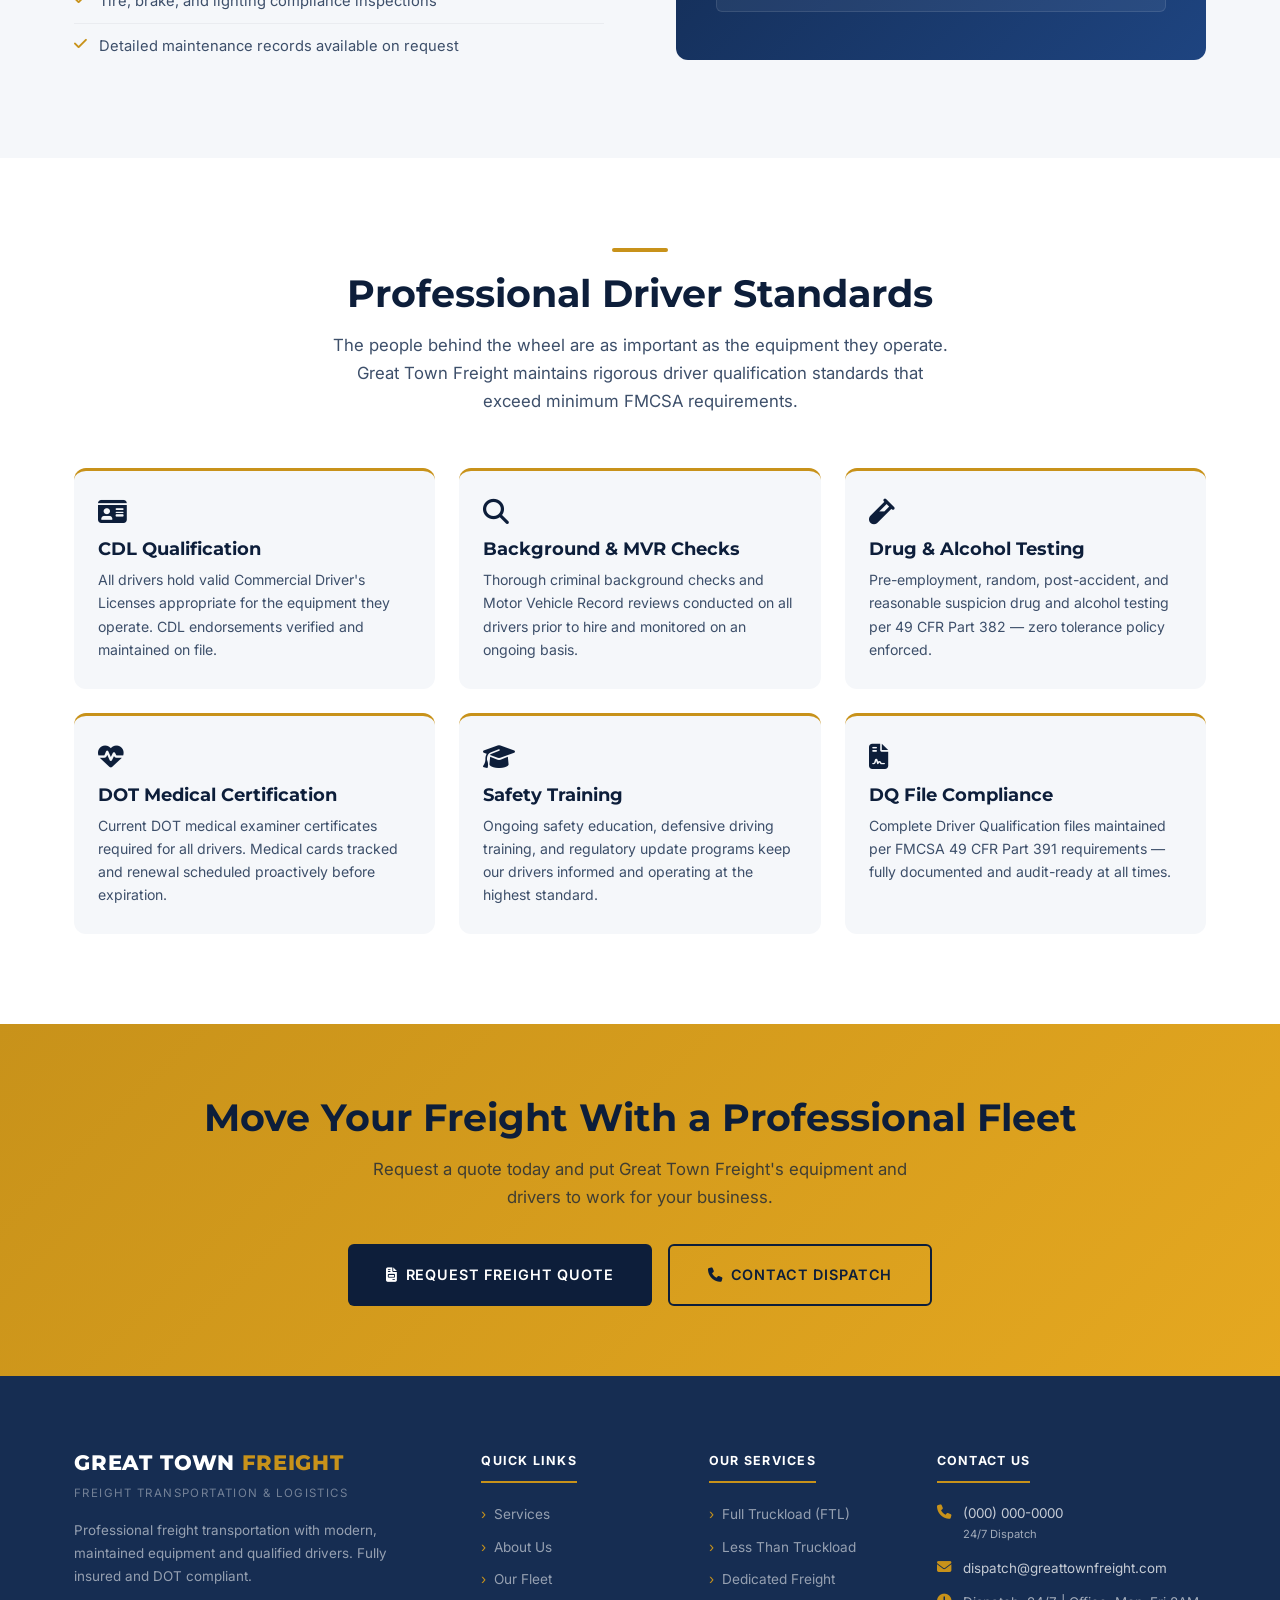
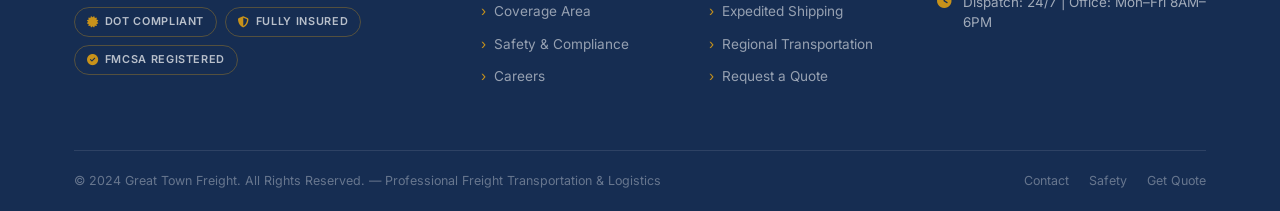
<file: fleet.html>
<!DOCTYPE html>
<html lang="en">
<head>
  <meta charset="UTF-8" />
  <meta name="viewport" content="width=device-width, initial-scale=1.0" />
  <meta name="description" content="Great Town Freight Fleet — Modern, well-maintained dry van, flatbed, reefer, and box truck equipment operated by professional, qualified drivers." />
  <title>Our Fleet | Great Town Freight</title>
  <link rel="preconnect" href="https://fonts.googleapis.com" />
  <link rel="preconnect" href="https://fonts.gstatic.com" crossorigin />
  <link href="https://fonts.googleapis.com/css2?family=Inter:wght@400;500;600;700&family=Montserrat:wght@600;700;800&display=swap" rel="stylesheet" />
  <link rel="stylesheet" href="https://cdnjs.cloudflare.com/ajax/libs/font-awesome/6.5.0/css/all.min.css" />
  <link rel="stylesheet" href="css/styles.css" />
</head>
<body>

  <div class="alert-bar">
    <p><i class="fas fa-phone"></i>&nbsp; 24/7 Dispatch Available &mdash; Call or Request a Quote Online &nbsp;<a href="quote.html">Get Started &rsaquo;</a></p>
  </div>

  <nav class="site-nav">
    <div class="container">
      <div class="nav-inner">
        <a href="index.html" class="nav-logo">
          <span class="nav-logo-name">Great Town <span>Freight</span></span>
          <span class="nav-logo-tag">Transportation &amp; Logistics</span>
        </a>
        <ul class="nav-links">
          <li><a href="index.html">Home</a></li><li><a href="about.html">About</a></li>
          <li><a href="services.html">Services</a></li><li><a href="fleet.html" class="active">Fleet</a></li>
          <li><a href="coverage.html">Coverage</a></li><li><a href="safety.html">Safety</a></li>
          <li><a href="shippers.html">Shippers / Brokers</a></li><li><a href="careers.html">Careers</a></li>
          <li><a href="contact.html">Contact</a></li><li class="nav-cta"><a href="quote.html">Request Quote</a></li>
        </ul>
        <div class="nav-hamburger" onclick="toggleMenu()"><span></span><span></span><span></span></div>
      </div>
    </div>
    <div class="nav-mobile" id="mobileMenu">
      <a href="index.html">Home</a><a href="about.html">About</a><a href="services.html">Services</a>
      <a href="fleet.html">Fleet</a><a href="coverage.html">Coverage</a><a href="safety.html">Safety &amp; Compliance</a>
      <a href="shippers.html">Shippers / Brokers</a><a href="careers.html">Careers</a><a href="contact.html">Contact</a>
      <a href="quote.html" class="mobile-cta">Request Freight Quote</a>
    </div>
  </nav>

  <!-- Page Header -->
  <section class="page-header">
    <div class="container">
      <div class="page-header-content">
        <div class="breadcrumb">
          <a href="index.html">Home</a><span>/</span>
          <span style="color:rgba(255,255,255,0.7);">Our Fleet</span>
        </div>
        <h1>Our Professional Fleet</h1>
        <p>Modern, well-maintained equipment operated by professional, qualified drivers. Great Town Freight's fleet is built to move your freight safely, reliably, and on time.</p>
      </div>
    </div>
  </section>

  <!-- Fleet Standards Banner -->
  <section class="compliance-banner">
    <div class="container">
      <div class="compliance-items">
        <div class="compliance-item">
          <i class="fas fa-truck"></i>
          <strong>Modern Equipment</strong>
          <span>Late-model tractors and trailers</span>
        </div>
        <div class="compliance-item">
          <i class="fas fa-wrench"></i>
          <strong>Preventive Maintenance</strong>
          <span>Regular inspections and servicing</span>
        </div>
        <div class="compliance-item">
          <i class="fas fa-tablet-screen-button"></i>
          <strong>ELD Equipped</strong>
          <span>Full Hours of Service compliance</span>
        </div>
        <div class="compliance-item">
          <i class="fas fa-user-tie"></i>
          <strong>Professional Drivers</strong>
          <span>Qualified, vetted, and trained</span>
        </div>
        <div class="compliance-item">
          <i class="fas fa-clipboard-check"></i>
          <strong>DOT Inspected</strong>
          <span>Annual FMCSA compliance inspections</span>
        </div>
      </div>
    </div>
  </section>

  <!-- Fleet Equipment -->
  <section class="section-pad">
    <div class="container">
      <div class="section-header center">
        <span class="divider"></span>
        <h2>Equipment &amp; Capabilities</h2>
        <p>Our diverse fleet of well-maintained equipment provides the flexibility to handle virtually any freight type — dry goods, oversized loads, temperature-sensitive cargo, and more.</p>
      </div>
      <div class="fleet-grid">

        <!-- Dry Van -->
        <div class="fleet-card">
          <div class="fleet-card-header">
            <i class="fas fa-truck-moving"></i>
            <div>
              <h3>Dry Van</h3>
              <p>Standard enclosed trailer — our primary equipment type</p>
            </div>
          </div>
          <div class="fleet-card-body">
            <div class="fleet-specs">
              <div class="fleet-spec"><label>Trailer Length</label><span>48' and 53'</span></div>
              <div class="fleet-spec"><label>Max Payload</label><span>Up to 48,000 lbs</span></div>
              <div class="fleet-spec"><label>Interior Width</label><span>98–102 inches</span></div>
              <div class="fleet-spec"><label>Interior Height</label><span>108–110 inches</span></div>
              <div class="fleet-spec"><label>Pallet Positions</label><span>26–30 standard pallets</span></div>
              <div class="fleet-spec"><label>Equipment Age</label><span>Late-model fleet</span></div>
            </div>
            <p style="font-size:0.88rem; color:var(--text-mid); margin-bottom:16px;">The industry standard for general freight. Enclosed, weather-protected transportation for palletized goods, packaged products, manufactured goods, retail merchandise, and industrial freight of all types.</p>
            <ul class="fleet-features">
              <li><i class="fas fa-check"></i> Air-ride suspension for cargo protection</li>
              <li><i class="fas fa-check"></i> Swing and roll-up door configurations</li>
              <li><i class="fas fa-check"></i> Logistic track and straps for securing</li>
              <li><i class="fas fa-check"></i> Weather-sealed for full environmental protection</li>
              <li><i class="fas fa-check"></i> ELD-equipped tractor units</li>
            </ul>
            <div style="margin-top:20px;">
              <a href="quote.html" class="btn btn-primary" style="width:100%; justify-content:center;"><i class="fas fa-file-invoice"></i> Request Dry Van Quote</a>
            </div>
          </div>
        </div>

        <!-- Flatbed -->
        <div class="fleet-card">
          <div class="fleet-card-header">
            <i class="fas fa-truck-flatbed"></i>
            <div>
              <h3>Flatbed</h3>
              <p>Open deck trailer for oversized and specialized loads</p>
            </div>
          </div>
          <div class="fleet-card-body">
            <div class="fleet-specs">
              <div class="fleet-spec"><label>Trailer Length</label><span>48' standard</span></div>
              <div class="fleet-spec"><label>Max Payload</label><span>Up to 48,000 lbs</span></div>
              <div class="fleet-spec"><label>Deck Width</label><span>102 inches</span></div>
              <div class="fleet-spec"><label>Deck Height</label><span>60 inches from ground</span></div>
              <div class="fleet-spec"><label>Tie-Downs</label><span>4" straps + chains</span></div>
              <div class="fleet-spec"><label>Special Loads</label><span>Available on request</span></div>
            </div>
            <p style="font-size:0.88rem; color:var(--text-mid); margin-bottom:16px;">Ideal for freight that requires top or side loading — construction materials, steel, lumber, machinery, equipment, and oversized industrial freight that won't fit in an enclosed trailer.</p>
            <ul class="fleet-features">
              <li><i class="fas fa-check"></i> Steel and aluminum construction</li>
              <li><i class="fas fa-check"></i> Tarps available for cargo protection</li>
              <li><i class="fas fa-check"></i> Chains, straps, and binders provided</li>
              <li><i class="fas fa-check"></i> Qualified flatbed-certified drivers</li>
              <li><i class="fas fa-check"></i> Permitted oversized loads arranged</li>
            </ul>
            <div style="margin-top:20px;">
              <a href="quote.html" class="btn btn-primary" style="width:100%; justify-content:center;"><i class="fas fa-file-invoice"></i> Request Flatbed Quote</a>
            </div>
          </div>
        </div>

        <!-- Reefer -->
        <div class="fleet-card">
          <div class="fleet-card-header">
            <i class="fas fa-snowflake"></i>
            <div>
              <h3>Refrigerated (Reefer)</h3>
              <p>Temperature-controlled transport for sensitive cargo</p>
            </div>
          </div>
          <div class="fleet-card-body">
            <div class="fleet-specs">
              <div class="fleet-spec"><label>Trailer Length</label><span>48' and 53'</span></div>
              <div class="fleet-spec"><label>Max Payload</label><span>Up to 44,000 lbs</span></div>
              <div class="fleet-spec"><label>Temp Range</label><span>-20°F to +70°F</span></div>
              <div class="fleet-spec"><label>Interior Height</label><span>105 inches</span></div>
              <div class="fleet-spec"><label>Unit Type</label><span>Thermo King / Carrier</span></div>
              <div class="fleet-spec"><label>Monitoring</label><span>Continuous temp logging</span></div>
            </div>
            <p style="font-size:0.88rem; color:var(--text-mid); margin-bottom:16px;">Temperature-controlled freight transportation for perishable goods, food products, pharmaceuticals, and any cargo requiring precise climate management throughout transit.</p>
            <ul class="fleet-features">
              <li><i class="fas fa-check"></i> Continuous temperature monitoring and logging</li>
              <li><i class="fas fa-check"></i> Multi-temp configurations available</li>
              <li><i class="fas fa-check"></i> Compliance with food safety transport standards</li>
              <li><i class="fas fa-check"></i> Pre-cooled trailers before loading</li>
              <li><i class="fas fa-check"></i> Temperature records provided on delivery</li>
            </ul>
            <div style="margin-top:20px;">
              <a href="quote.html" class="btn btn-primary" style="width:100%; justify-content:center;"><i class="fas fa-file-invoice"></i> Request Reefer Quote</a>
            </div>
          </div>
        </div>

        <!-- Box Truck -->
        <div class="fleet-card">
          <div class="fleet-card-header">
            <i class="fas fa-box"></i>
            <div>
              <h3>Box Truck</h3>
              <p>Straight trucks for local, regional, and last-mile freight</p>
            </div>
          </div>
          <div class="fleet-card-body">
            <div class="fleet-specs">
              <div class="fleet-spec"><label>Box Length</label><span>16', 20', 24', 26'</span></div>
              <div class="fleet-spec"><label>Max Payload</label><span>Up to 26,000 lbs</span></div>
              <div class="fleet-spec"><label>Interior Width</label><span>96–102 inches</span></div>
              <div class="fleet-spec"><label>Interior Height</label><span>90–96 inches</span></div>
              <div class="fleet-spec"><label>Loading</label><span>Liftgate available</span></div>
              <div class="fleet-spec"><label>Operations</label><span>Local &amp; regional runs</span></div>
            </div>
            <p style="font-size:0.88rem; color:var(--text-mid); margin-bottom:16px;">Versatile straight-truck capacity for urban deliveries, regional distribution, trade show freight, and last-mile logistics where a full semi-truck isn't practical or necessary.</p>
            <ul class="fleet-features">
              <li><i class="fas fa-check"></i> Liftgate equipped for dock-free delivery</li>
              <li><i class="fas fa-check"></i> Ideal for urban and limited-access locations</li>
              <li><i class="fas fa-check"></i> Enclosed and weather-protected cargo area</li>
              <li><i class="fas fa-check"></i> Same-day availability in service areas</li>
              <li><i class="fas fa-check"></i> Professional handling for sensitive freight</li>
            </ul>
            <div style="margin-top:20px;">
              <a href="quote.html" class="btn btn-primary" style="width:100%; justify-content:center;"><i class="fas fa-file-invoice"></i> Request Box Truck Quote</a>
            </div>
          </div>
        </div>

      </div>
    </div>
  </section>

  <!-- Fleet Standards -->
  <section class="section-pad bg-light">
    <div class="container">
      <div class="info-two-col">
        <div class="info-panel">
          <span class="divider"></span>
          <h2>Fleet Maintenance &amp; Standards</h2>
          <p>Every vehicle in the Great Town Freight fleet is maintained to the highest operational and safety standards. Our preventive maintenance program ensures equipment reliability and keeps our fleet in full regulatory compliance at all times.</p>
          <p>We do not operate aged, unmaintained, or non-compliant equipment. Our standards protect our drivers, safeguard your freight, and demonstrate the operational integrity that our clients and partners expect.</p>
          <ul class="check-list">
            <li><i class="fas fa-check"></i> Scheduled preventive maintenance on all units</li>
            <li><i class="fas fa-check"></i> Annual DOT inspection compliance — all vehicles</li>
            <li><i class="fas fa-check"></i> Pre-trip and post-trip inspection logs maintained</li>
            <li><i class="fas fa-check"></i> Defect reporting and immediate repair protocols</li>
            <li><i class="fas fa-check"></i> Tire, brake, and lighting compliance inspections</li>
            <li><i class="fas fa-check"></i> Detailed maintenance records available on request</li>
          </ul>
        </div>
        <div class="info-graphic">
          <div class="info-graphic-item"><i class="fas fa-clipboard-list"></i><div><strong>Pre-Trip Inspection</strong><span>Mandatory driver inspection before every dispatch</span></div></div>
          <div class="info-graphic-item"><i class="fas fa-calendar-alt"></i><div><strong>Scheduled PM Service</strong><span>Regular maintenance intervals followed precisely</span></div></div>
          <div class="info-graphic-item"><i class="fas fa-hard-hat"></i><div><strong>Annual DOT Inspection</strong><span>Full compliance inspection on every vehicle annually</span></div></div>
          <div class="info-graphic-item"><i class="fas fa-file-alt"></i><div><strong>Maintenance Records</strong><span>Complete service history documented and retained</span></div></div>
          <div class="info-graphic-item"><i class="fas fa-exclamation-triangle"></i><div><strong>Defect Reporting</strong><span>Immediate repair protocol for any identified defects</span></div></div>
        </div>
      </div>
    </div>
  </section>

  <!-- Driver Standards -->
  <section class="section-pad">
    <div class="container">
      <div class="section-header center">
        <span class="divider"></span>
        <h2>Professional Driver Standards</h2>
        <p>The people behind the wheel are as important as the equipment they operate. Great Town Freight maintains rigorous driver qualification standards that exceed minimum FMCSA requirements.</p>
      </div>
      <div class="benefits-grid">
        <div class="benefit-card">
          <i class="fas fa-id-card"></i>
          <h4>CDL Qualification</h4>
          <p>All drivers hold valid Commercial Driver's Licenses appropriate for the equipment they operate. CDL endorsements verified and maintained on file.</p>
        </div>
        <div class="benefit-card">
          <i class="fas fa-search"></i>
          <h4>Background &amp; MVR Checks</h4>
          <p>Thorough criminal background checks and Motor Vehicle Record reviews conducted on all drivers prior to hire and monitored on an ongoing basis.</p>
        </div>
        <div class="benefit-card">
          <i class="fas fa-vial"></i>
          <h4>Drug &amp; Alcohol Testing</h4>
          <p>Pre-employment, random, post-accident, and reasonable suspicion drug and alcohol testing per 49 CFR Part 382 — zero tolerance policy enforced.</p>
        </div>
        <div class="benefit-card">
          <i class="fas fa-heartbeat"></i>
          <h4>DOT Medical Certification</h4>
          <p>Current DOT medical examiner certificates required for all drivers. Medical cards tracked and renewal scheduled proactively before expiration.</p>
        </div>
        <div class="benefit-card">
          <i class="fas fa-graduation-cap"></i>
          <h4>Safety Training</h4>
          <p>Ongoing safety education, defensive driving training, and regulatory update programs keep our drivers informed and operating at the highest standard.</p>
        </div>
        <div class="benefit-card">
          <i class="fas fa-file-contract"></i>
          <h4>DQ File Compliance</h4>
          <p>Complete Driver Qualification files maintained per FMCSA 49 CFR Part 391 requirements — fully documented and audit-ready at all times.</p>
        </div>
      </div>
    </div>
  </section>

  <!-- CTA Banner -->
  <section class="cta-banner">
    <div class="container">
      <h2>Move Your Freight With a Professional Fleet</h2>
      <p>Request a quote today and put Great Town Freight's equipment and drivers to work for your business.</p>
      <div class="cta-banner-btns">
        <a href="quote.html" class="btn btn-navy btn-lg"><i class="fas fa-file-invoice"></i> Request Freight Quote</a>
        <a href="contact.html" class="btn btn-outline btn-lg"><i class="fas fa-phone"></i> Contact Dispatch</a>
      </div>
    </div>
  </section>

  <!-- Footer -->
  <footer class="site-footer">
    <div class="container">
      <div class="footer-grid">
        <div class="footer-col">
          <div class="footer-brand-name">Great Town <span>Freight</span></div>
          <div class="footer-tagline">Freight Transportation &amp; Logistics</div>
          <p class="footer-desc">Professional freight transportation with modern, maintained equipment and qualified drivers. Fully insured and DOT compliant.</p>
          <div class="footer-trust-badges">
            <span class="trust-badge"><i class="fas fa-certificate"></i> DOT Compliant</span>
            <span class="trust-badge"><i class="fas fa-shield-halved"></i> Fully Insured</span>
            <span class="trust-badge"><i class="fas fa-check-circle"></i> FMCSA Registered</span>
          </div>
        </div>
        <div class="footer-col">
          <div class="footer-col-title">Quick Links</div>
          <ul class="footer-links">
            <li><a href="services.html">Services</a></li><li><a href="about.html">About Us</a></li>
            <li><a href="fleet.html">Our Fleet</a></li><li><a href="coverage.html">Coverage Area</a></li>
            <li><a href="safety.html">Safety &amp; Compliance</a></li><li><a href="careers.html">Careers</a></li>
          </ul>
        </div>
        <div class="footer-col">
          <div class="footer-col-title">Our Services</div>
          <ul class="footer-links">
            <li><a href="services.html">Full Truckload (FTL)</a></li><li><a href="services.html">Less Than Truckload</a></li>
            <li><a href="services.html">Dedicated Freight</a></li><li><a href="services.html">Expedited Shipping</a></li>
            <li><a href="services.html">Regional Transportation</a></li><li><a href="quote.html">Request a Quote</a></li>
          </ul>
        </div>
        <div class="footer-col">
          <div class="footer-col-title">Contact Us</div>
          <div class="footer-contact-item"><i class="fas fa-phone"></i><span><a href="tel:+10000000000">(000) 000-0000</a><br><small>24/7 Dispatch</small></span></div>
          <div class="footer-contact-item"><i class="fas fa-envelope"></i><span><a href="mailto:dispatch@greattownfreight.com">dispatch@greattownfreight.com</a></span></div>
          <div class="footer-contact-item"><i class="fas fa-clock"></i><span>Dispatch: 24/7 | Office: Mon–Fri 8AM–6PM</span></div>
        </div>
      </div>
      <div class="footer-bottom">
        <p>&copy; 2024 Great Town Freight. All Rights Reserved. &mdash; Professional Freight Transportation &amp; Logistics</p>
        <div class="footer-bottom-links"><a href="contact.html">Contact</a><a href="safety.html">Safety</a><a href="quote.html">Get Quote</a></div>
      </div>
    </div>
  </footer>
  <script>function toggleMenu(){var m=document.getElementById('mobileMenu');m.style.display=m.style.display==='flex'?'none':'flex';}</script>
</body>
</html>
</file>
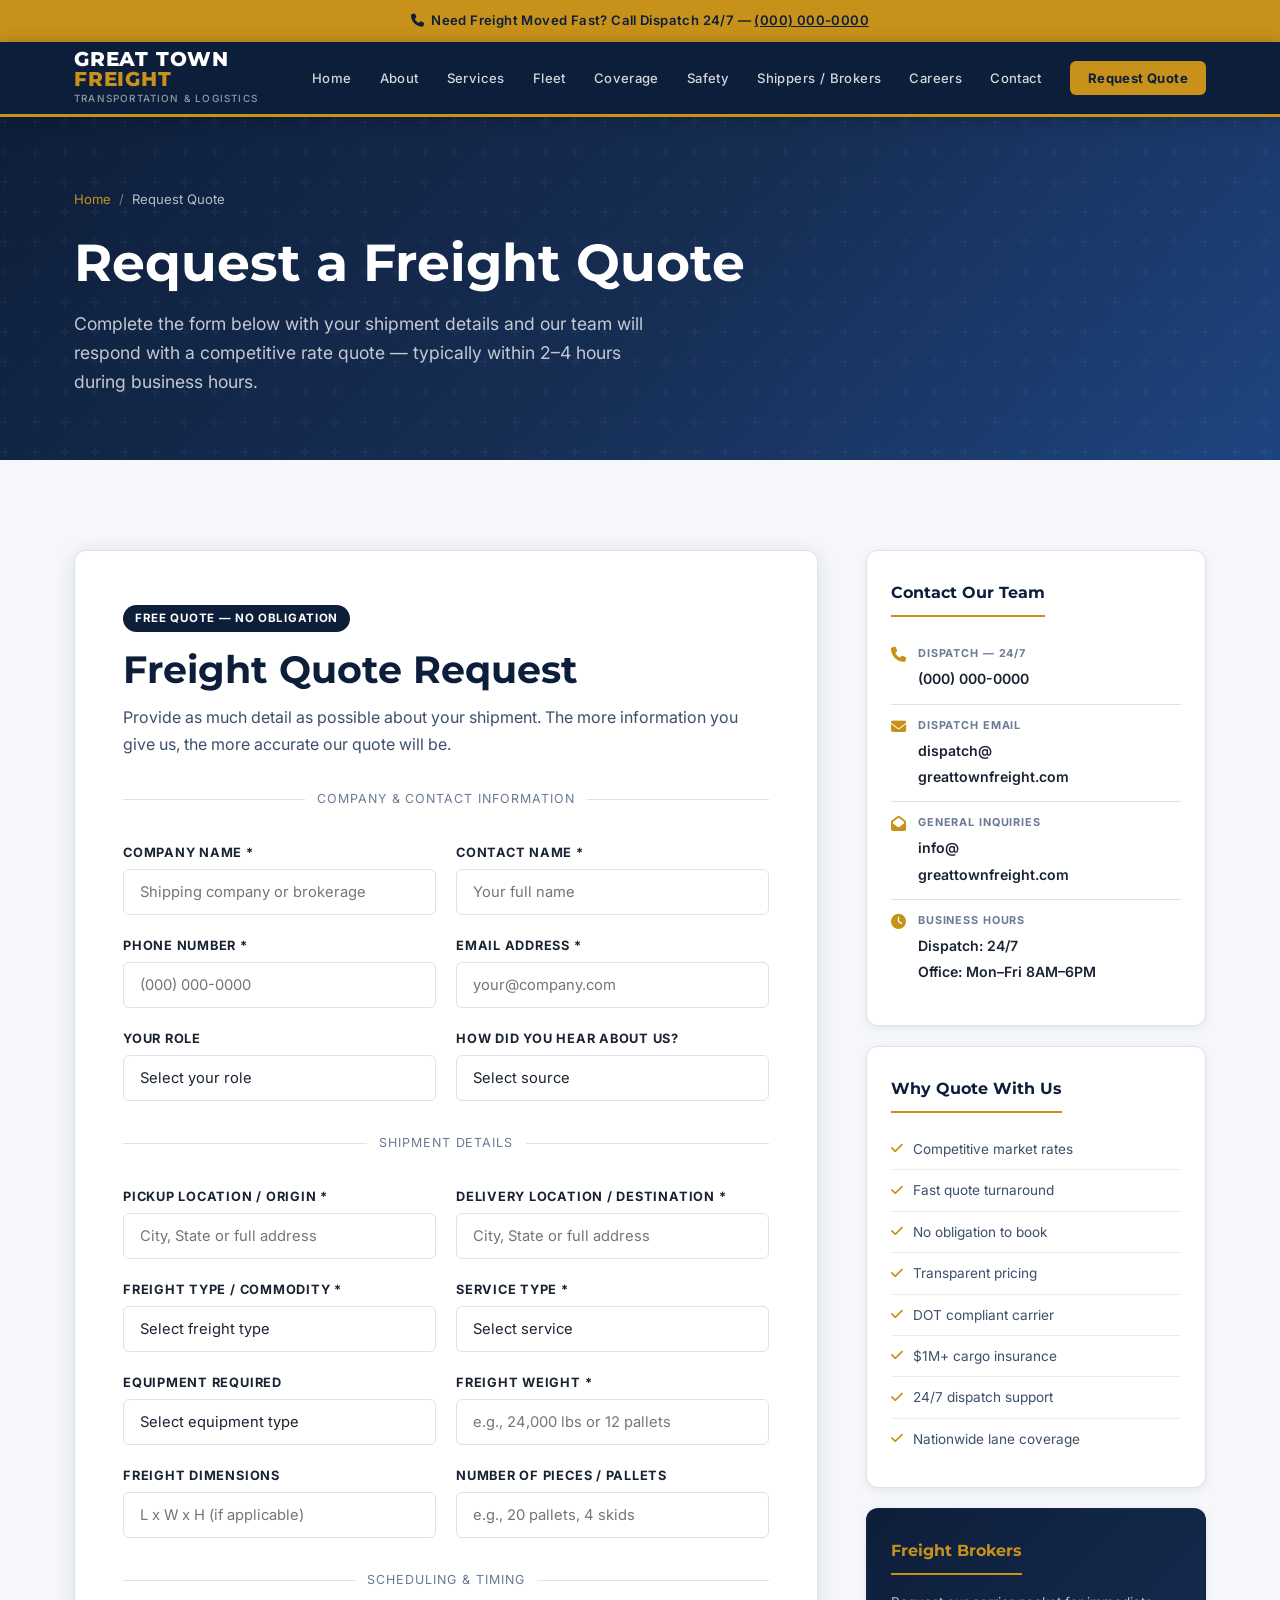
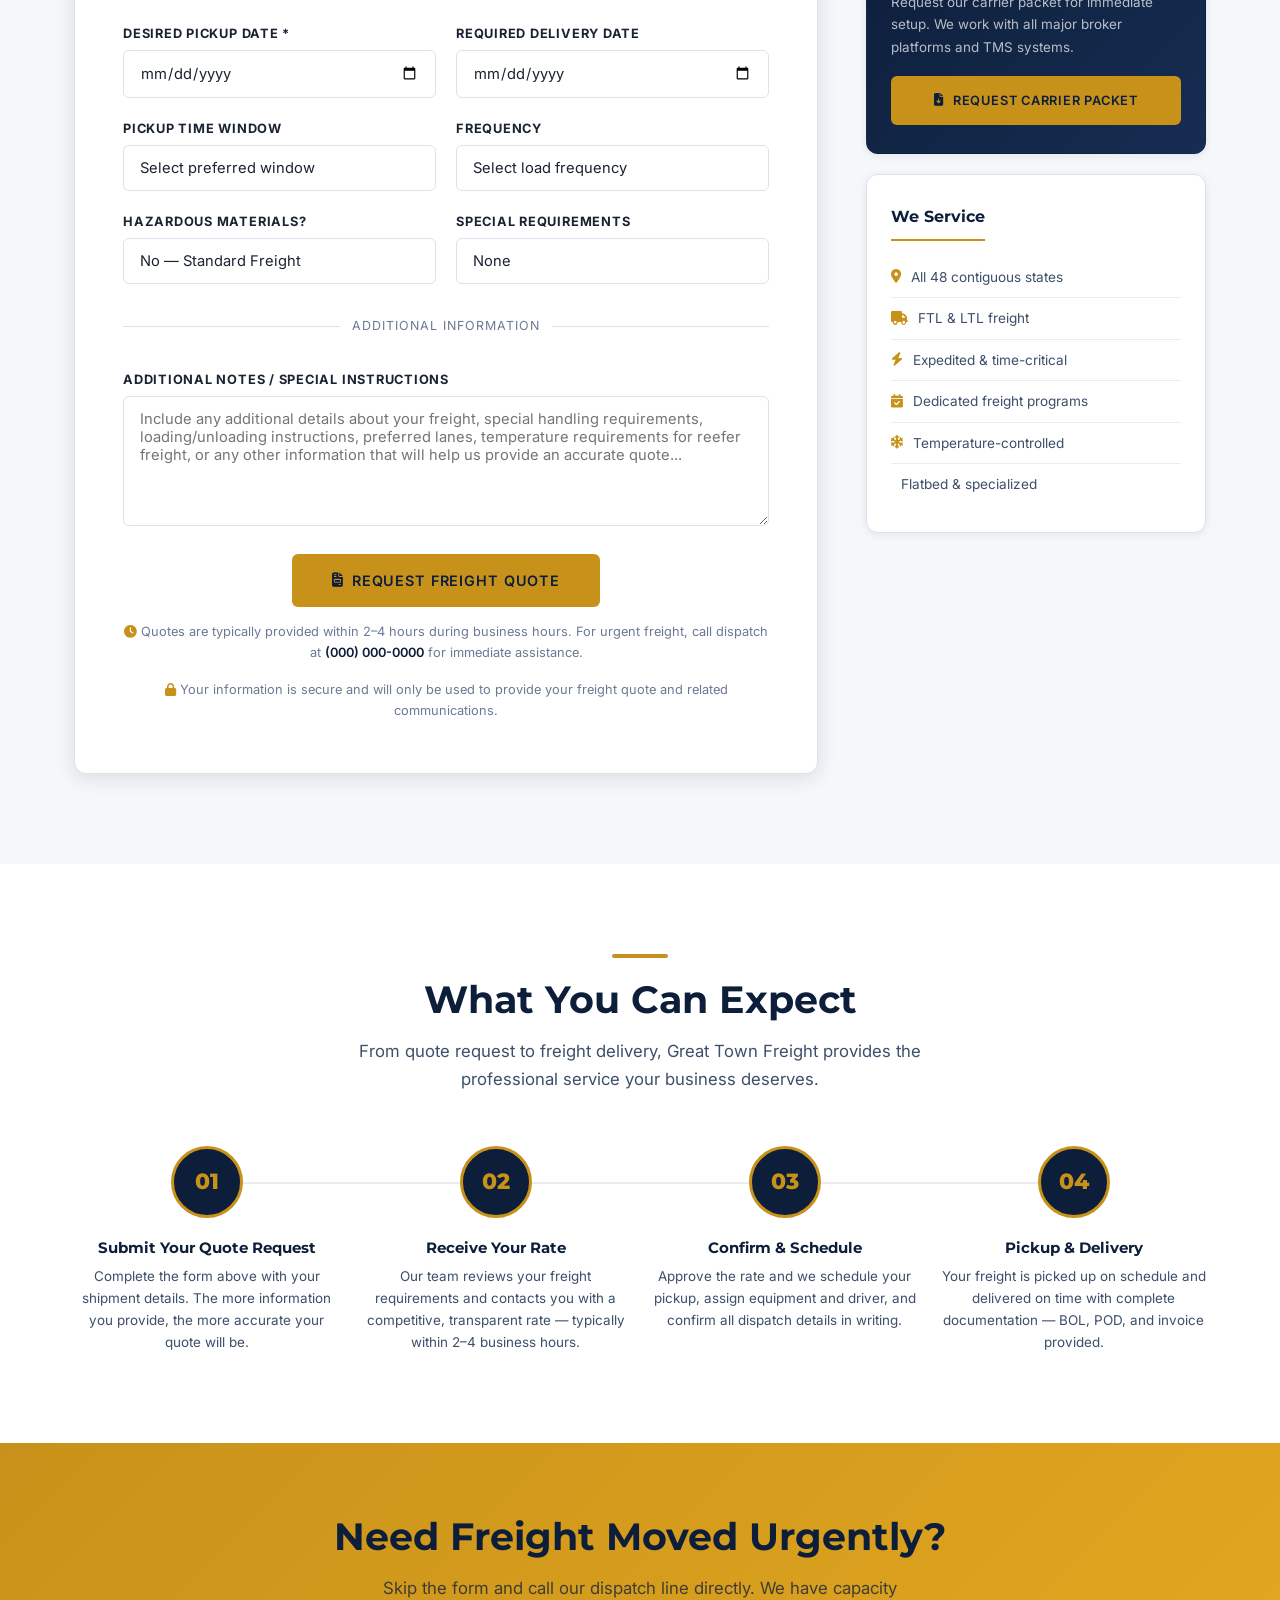
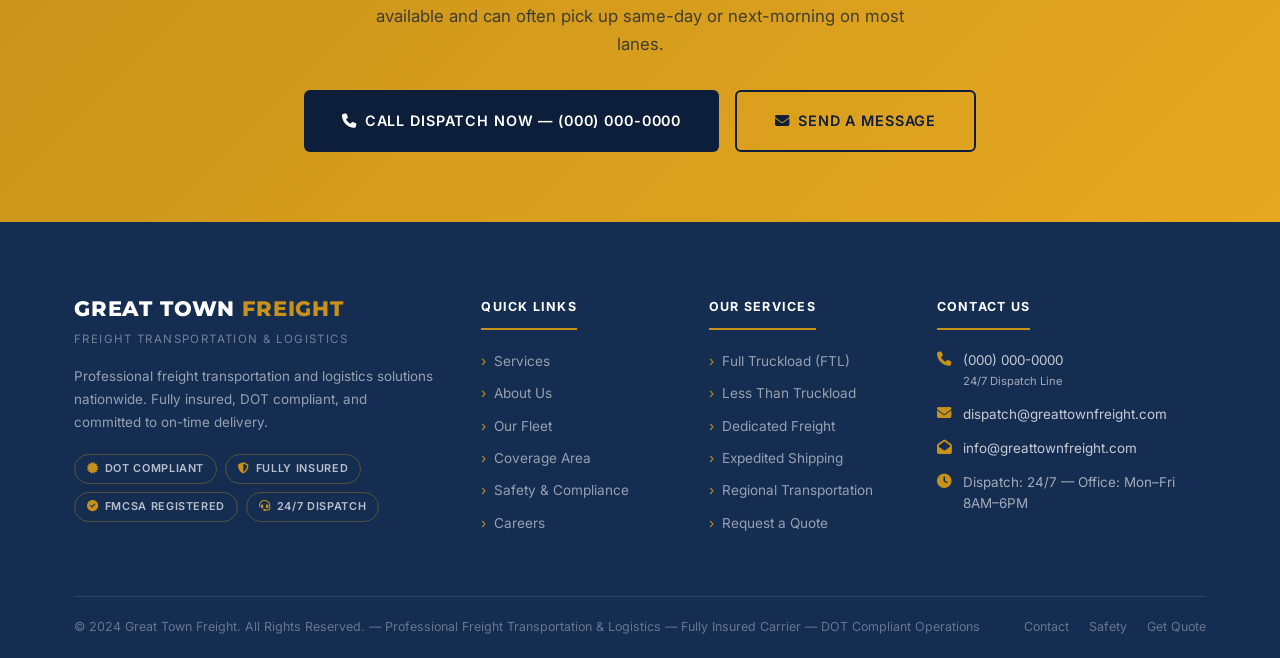
<file: quote.html>
<!DOCTYPE html>
<html lang="en">
<head>
  <meta charset="UTF-8" />
  <meta name="viewport" content="width=device-width, initial-scale=1.0" />
  <meta name="description" content="Request a freight quote from Great Town Freight — competitive rates on FTL, LTL, expedited, and dedicated freight services nationwide." />
  <title>Request a Freight Quote | Great Town Freight</title>
  <link rel="preconnect" href="https://fonts.googleapis.com" />
  <link rel="preconnect" href="https://fonts.gstatic.com" crossorigin />
  <link href="https://fonts.googleapis.com/css2?family=Inter:wght@400;500;600;700&family=Montserrat:wght@600;700;800&display=swap" rel="stylesheet" />
  <link rel="stylesheet" href="https://cdnjs.cloudflare.com/ajax/libs/font-awesome/6.5.0/css/all.min.css" />
  <link rel="stylesheet" href="css/styles.css" />
  <style>
    .quote-layout {
      display: grid;
      grid-template-columns: 1fr 340px;
      gap: 48px;
      align-items: start;
    }
    .quote-sidebar {
      position: sticky;
      top: 90px;
    }
    .sidebar-card {
      background: var(--white);
      border: 1px solid var(--border);
      border-radius: var(--radius-lg);
      padding: 28px 24px;
      box-shadow: var(--shadow-sm);
      margin-bottom: 20px;
    }
    .sidebar-card h3 {
      font-size: 1rem;
      margin-bottom: 16px;
      padding-bottom: 12px;
      border-bottom: 2px solid var(--gold);
      display: inline-block;
    }
    .sidebar-contact-item {
      display: flex;
      align-items: flex-start;
      gap: 12px;
      padding: 12px 0;
      border-bottom: 1px solid var(--border);
    }
    .sidebar-contact-item:last-child { border-bottom: none; }
    .sidebar-contact-item i { color: var(--gold); margin-top: 2px; font-size: 0.95rem; flex-shrink: 0; }
    .sidebar-contact-item div label {
      display: block;
      font-size: 0.68rem;
      font-weight: 700;
      text-transform: uppercase;
      letter-spacing: 0.08em;
      color: var(--text-light);
      margin-bottom: 2px;
    }
    .sidebar-contact-item div a,
    .sidebar-contact-item div span {
      font-size: 0.88rem;
      font-weight: 600;
      color: var(--text-dark);
    }
    .sidebar-contact-item div a:hover { color: var(--blue); }
    .trust-list li {
      display: flex;
      align-items: center;
      gap: 10px;
      padding: 9px 0;
      font-size: 0.85rem;
      color: var(--text-mid);
      border-bottom: 1px solid var(--light-gray);
    }
    .trust-list li:last-child { border-bottom: none; }
    .trust-list li i { color: var(--gold); font-size: 0.85rem; }
    @media (max-width: 900px) {
      .quote-layout { grid-template-columns: 1fr; }
      .quote-sidebar { position: static; }
    }
  </style>
</head>
<body>

  <div class="alert-bar">
    <p><i class="fas fa-phone"></i>&nbsp; Need Freight Moved Fast? Call Dispatch 24/7 — <a href="tel:+10000000000">(000) 000-0000</a></p>
  </div>

  <nav class="site-nav">
    <div class="container">
      <div class="nav-inner">
        <a href="index.html" class="nav-logo">
          <span class="nav-logo-name">Great Town <span>Freight</span></span>
          <span class="nav-logo-tag">Transportation &amp; Logistics</span>
        </a>
        <ul class="nav-links">
          <li><a href="index.html">Home</a></li><li><a href="about.html">About</a></li>
          <li><a href="services.html">Services</a></li><li><a href="fleet.html">Fleet</a></li>
          <li><a href="coverage.html">Coverage</a></li><li><a href="safety.html">Safety</a></li>
          <li><a href="shippers.html">Shippers / Brokers</a></li><li><a href="careers.html">Careers</a></li>
          <li><a href="contact.html">Contact</a></li><li class="nav-cta"><a href="quote.html" class="active">Request Quote</a></li>
        </ul>
        <div class="nav-hamburger" onclick="toggleMenu()"><span></span><span></span><span></span></div>
      </div>
    </div>
    <div class="nav-mobile" id="mobileMenu">
      <a href="index.html">Home</a><a href="about.html">About</a><a href="services.html">Services</a>
      <a href="fleet.html">Fleet</a><a href="coverage.html">Coverage</a><a href="safety.html">Safety &amp; Compliance</a>
      <a href="shippers.html">Shippers / Brokers</a><a href="careers.html">Careers</a><a href="contact.html">Contact</a>
      <a href="quote.html" class="mobile-cta">Request Freight Quote</a>
    </div>
  </nav>

  <!-- Page Header -->
  <section class="page-header">
    <div class="container">
      <div class="page-header-content">
        <div class="breadcrumb">
          <a href="index.html">Home</a><span>/</span>
          <span style="color:rgba(255,255,255,0.7);">Request Quote</span>
        </div>
        <h1>Request a Freight Quote</h1>
        <p>Complete the form below with your shipment details and our team will respond with a competitive rate quote — typically within 2–4 hours during business hours.</p>
      </div>
    </div>
  </section>

  <!-- Quote Form Section -->
  <section class="section-pad bg-light">
    <div class="container">
      <div class="quote-layout">

        <!-- Form -->
        <div>
          <div class="form-wrap" style="max-width:none;">
            <div class="form-title">
              <span class="tag tag-navy" style="margin-bottom:14px; display:inline-block;">Free Quote — No Obligation</span>
              <h2>Freight Quote Request</h2>
              <p>Provide as much detail as possible about your shipment. The more information you give us, the more accurate our quote will be.</p>
            </div>

            <form action="#" method="POST" onsubmit="return handleQuoteSubmit(event)">

              <!-- Section: Company & Contact Info -->
              <div class="dot-divider"><span>Company &amp; Contact Information</span></div>
              <div class="form-grid">
                <div class="form-group">
                  <label>Company Name *</label>
                  <input type="text" name="company_name" placeholder="Shipping company or brokerage" required />
                </div>
                <div class="form-group">
                  <label>Contact Name *</label>
                  <input type="text" name="contact_name" placeholder="Your full name" required />
                </div>
                <div class="form-group">
                  <label>Phone Number *</label>
                  <input type="tel" name="phone" placeholder="(000) 000-0000" required />
                </div>
                <div class="form-group">
                  <label>Email Address *</label>
                  <input type="email" name="email" placeholder="your@company.com" required />
                </div>
                <div class="form-group">
                  <label>Your Role</label>
                  <select name="role">
                    <option value="">Select your role</option>
                    <option>Shipper / Business Owner</option>
                    <option>Freight Broker</option>
                    <option>Logistics Manager</option>
                    <option>3PL / Supply Chain Manager</option>
                    <option>Purchasing Manager</option>
                    <option>Other</option>
                  </select>
                </div>
                <div class="form-group">
                  <label>How Did You Hear About Us?</label>
                  <select name="referral">
                    <option value="">Select source</option>
                    <option>Google / Web Search</option>
                    <option>DAT / Load Board</option>
                    <option>Referral from Another Company</option>
                    <option>Social Media</option>
                    <option>Direct Mail / Marketing</option>
                    <option>Other</option>
                  </select>
                </div>
              </div>

              <!-- Section: Shipment Details -->
              <div class="dot-divider"><span>Shipment Details</span></div>
              <div class="form-grid">
                <div class="form-group">
                  <label>Pickup Location / Origin *</label>
                  <input type="text" name="pickup_location" placeholder="City, State or full address" required />
                </div>
                <div class="form-group">
                  <label>Delivery Location / Destination *</label>
                  <input type="text" name="delivery_location" placeholder="City, State or full address" required />
                </div>
                <div class="form-group">
                  <label>Freight Type / Commodity *</label>
                  <select name="freight_type" required>
                    <option value="">Select freight type</option>
                    <option>General Freight / Dry Goods</option>
                    <option>Palletized Freight</option>
                    <option>Building Materials / Construction</option>
                    <option>Manufacturing / Industrial</option>
                    <option>Food Grade / Perishable</option>
                    <option>Automotive Parts</option>
                    <option>Electronics / Technology</option>
                    <option>Retail / Consumer Goods</option>
                    <option>Steel / Metal Products</option>
                    <option>Lumber / Wood Products</option>
                    <option>Machinery / Equipment</option>
                    <option>Agricultural Products</option>
                    <option>Chemicals (Non-Hazmat)</option>
                    <option>Other — Specify in Notes</option>
                  </select>
                </div>
                <div class="form-group">
                  <label>Service Type *</label>
                  <select name="service_type" required>
                    <option value="">Select service</option>
                    <option>Full Truckload (FTL)</option>
                    <option>Less Than Truckload (LTL)</option>
                    <option>Expedited Freight</option>
                    <option>Dedicated Freight</option>
                    <option>Regional Transportation</option>
                    <option>Not Sure — Need Guidance</option>
                  </select>
                </div>
                <div class="form-group">
                  <label>Equipment Required</label>
                  <select name="equipment">
                    <option value="">Select equipment type</option>
                    <option>Dry Van (53')</option>
                    <option>Dry Van (48')</option>
                    <option>Flatbed (48')</option>
                    <option>Refrigerated / Reefer</option>
                    <option>Box Truck</option>
                    <option>Not Sure — Advise Me</option>
                  </select>
                </div>
                <div class="form-group">
                  <label>Freight Weight *</label>
                  <input type="text" name="weight" placeholder="e.g., 24,000 lbs or 12 pallets" required />
                </div>
                <div class="form-group">
                  <label>Freight Dimensions</label>
                  <input type="text" name="dimensions" placeholder="L x W x H (if applicable)" />
                </div>
                <div class="form-group">
                  <label>Number of Pieces / Pallets</label>
                  <input type="text" name="pieces" placeholder="e.g., 20 pallets, 4 skids" />
                </div>
              </div>

              <!-- Section: Scheduling -->
              <div class="dot-divider"><span>Scheduling &amp; Timing</span></div>
              <div class="form-grid">
                <div class="form-group">
                  <label>Desired Pickup Date *</label>
                  <input type="date" name="pickup_date" required />
                </div>
                <div class="form-group">
                  <label>Required Delivery Date</label>
                  <input type="date" name="delivery_date" />
                </div>
                <div class="form-group">
                  <label>Pickup Time Window</label>
                  <select name="pickup_time">
                    <option value="">Select preferred window</option>
                    <option>Morning (6:00 AM – 12:00 PM)</option>
                    <option>Afternoon (12:00 PM – 5:00 PM)</option>
                    <option>Evening (5:00 PM – 9:00 PM)</option>
                    <option>Overnight / After Hours</option>
                    <option>Flexible — Any Time</option>
                  </select>
                </div>
                <div class="form-group">
                  <label>Frequency</label>
                  <select name="frequency">
                    <option value="">Select load frequency</option>
                    <option>One-Time / Spot Load</option>
                    <option>Weekly</option>
                    <option>Bi-Weekly</option>
                    <option>Monthly</option>
                    <option>Multiple Times Per Week</option>
                    <option>On Demand / As Needed</option>
                  </select>
                </div>
                <div class="form-group">
                  <label>Hazardous Materials?</label>
                  <select name="hazmat">
                    <option>No — Standard Freight</option>
                    <option>Yes — Hazmat (Specify in notes)</option>
                  </select>
                </div>
                <div class="form-group">
                  <label>Special Requirements</label>
                  <select name="special_reqs">
                    <option>None</option>
                    <option>Team Drivers Required</option>
                    <option>Drop &amp; Hook</option>
                    <option>Liftgate Required</option>
                    <option>Inside Delivery</option>
                    <option>Appointment Required</option>
                    <option>Other — Specify in Notes</option>
                  </select>
                </div>
              </div>

              <!-- Section: Additional Notes -->
              <div class="dot-divider"><span>Additional Information</span></div>
              <div class="form-grid full">
                <div class="form-group">
                  <label>Additional Notes / Special Instructions</label>
                  <textarea name="notes" placeholder="Include any additional details about your freight, special handling requirements, loading/unloading instructions, preferred lanes, temperature requirements for reefer freight, or any other information that will help us provide an accurate quote..."></textarea>
                </div>
              </div>

              <div class="form-submit">
                <button type="submit" class="btn btn-primary btn-lg" style="min-width:280px; justify-content:center; padding:18px 40px;">
                  <i class="fas fa-file-invoice"></i> Request Freight Quote
                </button>
              </div>
              <p class="form-note"><i class="fas fa-clock"></i> Quotes are typically provided within 2–4 hours during business hours. For urgent freight, call dispatch at <a href="tel:+10000000000" style="color:var(--navy); font-weight:600;">(000) 000-0000</a> for immediate assistance.</p>
              <p class="form-note" style="margin-top:6px;"><i class="fas fa-lock"></i> Your information is secure and will only be used to provide your freight quote and related communications.</p>
            </form>
          </div>
        </div>

        <!-- Sidebar -->
        <div class="quote-sidebar">
          <div class="sidebar-card">
            <h3>Contact Our Team</h3>
            <div class="sidebar-contact-item">
              <i class="fas fa-phone"></i>
              <div>
                <label>Dispatch — 24/7</label>
                <a href="tel:+10000000000">(000) 000-0000</a>
              </div>
            </div>
            <div class="sidebar-contact-item">
              <i class="fas fa-envelope"></i>
              <div>
                <label>Dispatch Email</label>
                <a href="mailto:dispatch@greattownfreight.com">dispatch@<br>greattownfreight.com</a>
              </div>
            </div>
            <div class="sidebar-contact-item">
              <i class="fas fa-envelope-open"></i>
              <div>
                <label>General Inquiries</label>
                <a href="mailto:info@greattownfreight.com">info@<br>greattownfreight.com</a>
              </div>
            </div>
            <div class="sidebar-contact-item">
              <i class="fas fa-clock"></i>
              <div>
                <label>Business Hours</label>
                <span>Dispatch: 24/7<br>Office: Mon–Fri 8AM–6PM</span>
              </div>
            </div>
          </div>

          <div class="sidebar-card">
            <h3>Why Quote With Us</h3>
            <ul class="trust-list">
              <li><i class="fas fa-check"></i> Competitive market rates</li>
              <li><i class="fas fa-check"></i> Fast quote turnaround</li>
              <li><i class="fas fa-check"></i> No obligation to book</li>
              <li><i class="fas fa-check"></i> Transparent pricing</li>
              <li><i class="fas fa-check"></i> DOT compliant carrier</li>
              <li><i class="fas fa-check"></i> $1M+ cargo insurance</li>
              <li><i class="fas fa-check"></i> 24/7 dispatch support</li>
              <li><i class="fas fa-check"></i> Nationwide lane coverage</li>
            </ul>
          </div>

          <div class="sidebar-card" style="background:linear-gradient(135deg,var(--navy),var(--navy-mid)); border-color:transparent;">
            <h3 style="color:var(--gold);">Freight Brokers</h3>
            <p style="font-size:0.84rem; color:rgba(255,255,255,0.7); margin-bottom:18px;">Request our carrier packet for immediate setup. We work with all major broker platforms and TMS systems.</p>
            <a href="mailto:dispatch@greattownfreight.com?subject=Carrier Packet Request" class="btn btn-primary" style="width:100%; justify-content:center; font-size:0.8rem;"><i class="fas fa-file-arrow-down"></i> Request Carrier Packet</a>
          </div>

          <div class="sidebar-card">
            <h3>We Service</h3>
            <ul class="trust-list">
              <li><i class="fas fa-map-marker-alt"></i> All 48 contiguous states</li>
              <li><i class="fas fa-truck"></i> FTL &amp; LTL freight</li>
              <li><i class="fas fa-bolt"></i> Expedited &amp; time-critical</li>
              <li><i class="fas fa-calendar-check"></i> Dedicated freight programs</li>
              <li><i class="fas fa-snowflake"></i> Temperature-controlled</li>
              <li><i class="fas fa-truck-flatbed"></i> Flatbed &amp; specialized</li>
            </ul>
          </div>
        </div>

      </div>
    </div>
  </section>

  <!-- Credibility Section -->
  <section class="section-pad">
    <div class="container">
      <div class="section-header center">
        <span class="divider"></span>
        <h2>What You Can Expect</h2>
        <p>From quote request to freight delivery, Great Town Freight provides the professional service your business deserves.</p>
      </div>
      <div class="process-steps">
        <div class="process-step">
          <div class="step-num">01</div>
          <h4>Submit Your Quote Request</h4>
          <p>Complete the form above with your shipment details. The more information you provide, the more accurate your quote will be.</p>
        </div>
        <div class="process-step">
          <div class="step-num">02</div>
          <h4>Receive Your Rate</h4>
          <p>Our team reviews your freight requirements and contacts you with a competitive, transparent rate — typically within 2–4 business hours.</p>
        </div>
        <div class="process-step">
          <div class="step-num">03</div>
          <h4>Confirm &amp; Schedule</h4>
          <p>Approve the rate and we schedule your pickup, assign equipment and driver, and confirm all dispatch details in writing.</p>
        </div>
        <div class="process-step">
          <div class="step-num">04</div>
          <h4>Pickup &amp; Delivery</h4>
          <p>Your freight is picked up on schedule and delivered on time with complete documentation — BOL, POD, and invoice provided.</p>
        </div>
      </div>
    </div>
  </section>

  <!-- CTA Banner -->
  <section class="cta-banner">
    <div class="container">
      <h2>Need Freight Moved Urgently?</h2>
      <p>Skip the form and call our dispatch line directly. We have capacity available and can often pick up same-day or next-morning on most lanes.</p>
      <div class="cta-banner-btns">
        <a href="tel:+10000000000" class="btn btn-navy btn-lg"><i class="fas fa-phone"></i> Call Dispatch Now — (000) 000-0000</a>
        <a href="contact.html" class="btn btn-outline btn-lg"><i class="fas fa-envelope"></i> Send a Message</a>
      </div>
    </div>
  </section>

  <!-- Footer -->
  <footer class="site-footer">
    <div class="container">
      <div class="footer-grid">
        <div class="footer-col">
          <div class="footer-brand-name">Great Town <span>Freight</span></div>
          <div class="footer-tagline">Freight Transportation &amp; Logistics</div>
          <p class="footer-desc">Professional freight transportation and logistics solutions nationwide. Fully insured, DOT compliant, and committed to on-time delivery.</p>
          <div class="footer-trust-badges">
            <span class="trust-badge"><i class="fas fa-certificate"></i> DOT Compliant</span>
            <span class="trust-badge"><i class="fas fa-shield-halved"></i> Fully Insured</span>
            <span class="trust-badge"><i class="fas fa-check-circle"></i> FMCSA Registered</span>
            <span class="trust-badge"><i class="fas fa-headset"></i> 24/7 Dispatch</span>
          </div>
        </div>
        <div class="footer-col">
          <div class="footer-col-title">Quick Links</div>
          <ul class="footer-links">
            <li><a href="services.html">Services</a></li><li><a href="about.html">About Us</a></li>
            <li><a href="fleet.html">Our Fleet</a></li><li><a href="coverage.html">Coverage Area</a></li>
            <li><a href="safety.html">Safety &amp; Compliance</a></li><li><a href="careers.html">Careers</a></li>
          </ul>
        </div>
        <div class="footer-col">
          <div class="footer-col-title">Our Services</div>
          <ul class="footer-links">
            <li><a href="services.html">Full Truckload (FTL)</a></li><li><a href="services.html">Less Than Truckload</a></li>
            <li><a href="services.html">Dedicated Freight</a></li><li><a href="services.html">Expedited Shipping</a></li>
            <li><a href="services.html">Regional Transportation</a></li><li><a href="quote.html">Request a Quote</a></li>
          </ul>
        </div>
        <div class="footer-col">
          <div class="footer-col-title">Contact Us</div>
          <div class="footer-contact-item"><i class="fas fa-phone"></i><span><a href="tel:+10000000000">(000) 000-0000</a><br><small>24/7 Dispatch Line</small></span></div>
          <div class="footer-contact-item"><i class="fas fa-envelope"></i><span><a href="mailto:dispatch@greattownfreight.com">dispatch@greattownfreight.com</a></span></div>
          <div class="footer-contact-item"><i class="fas fa-envelope-open"></i><span><a href="mailto:info@greattownfreight.com">info@greattownfreight.com</a></span></div>
          <div class="footer-contact-item"><i class="fas fa-clock"></i><span>Dispatch: 24/7 &mdash; Office: Mon–Fri 8AM–6PM</span></div>
        </div>
      </div>
      <div class="footer-bottom">
        <p>&copy; 2024 Great Town Freight. All Rights Reserved. &mdash; Professional Freight Transportation &amp; Logistics &mdash; Fully Insured Carrier &mdash; DOT Compliant Operations</p>
        <div class="footer-bottom-links"><a href="contact.html">Contact</a><a href="safety.html">Safety</a><a href="quote.html">Get Quote</a></div>
      </div>
    </div>
  </footer>
  <script>
    function toggleMenu(){var m=document.getElementById('mobileMenu');m.style.display=m.style.display==='flex'?'none':'flex';}
    function handleQuoteSubmit(e){
      e.preventDefault();
      var btn = e.target.querySelector('button[type="submit"]');
      btn.innerHTML = '<i class="fas fa-check"></i> Quote Request Submitted!';
      btn.style.background = '#16a34a';
      btn.disabled = true;
      window.scrollTo({top: 0, behavior: 'smooth'});
    }
  </script>
</body>
</html>
</file>
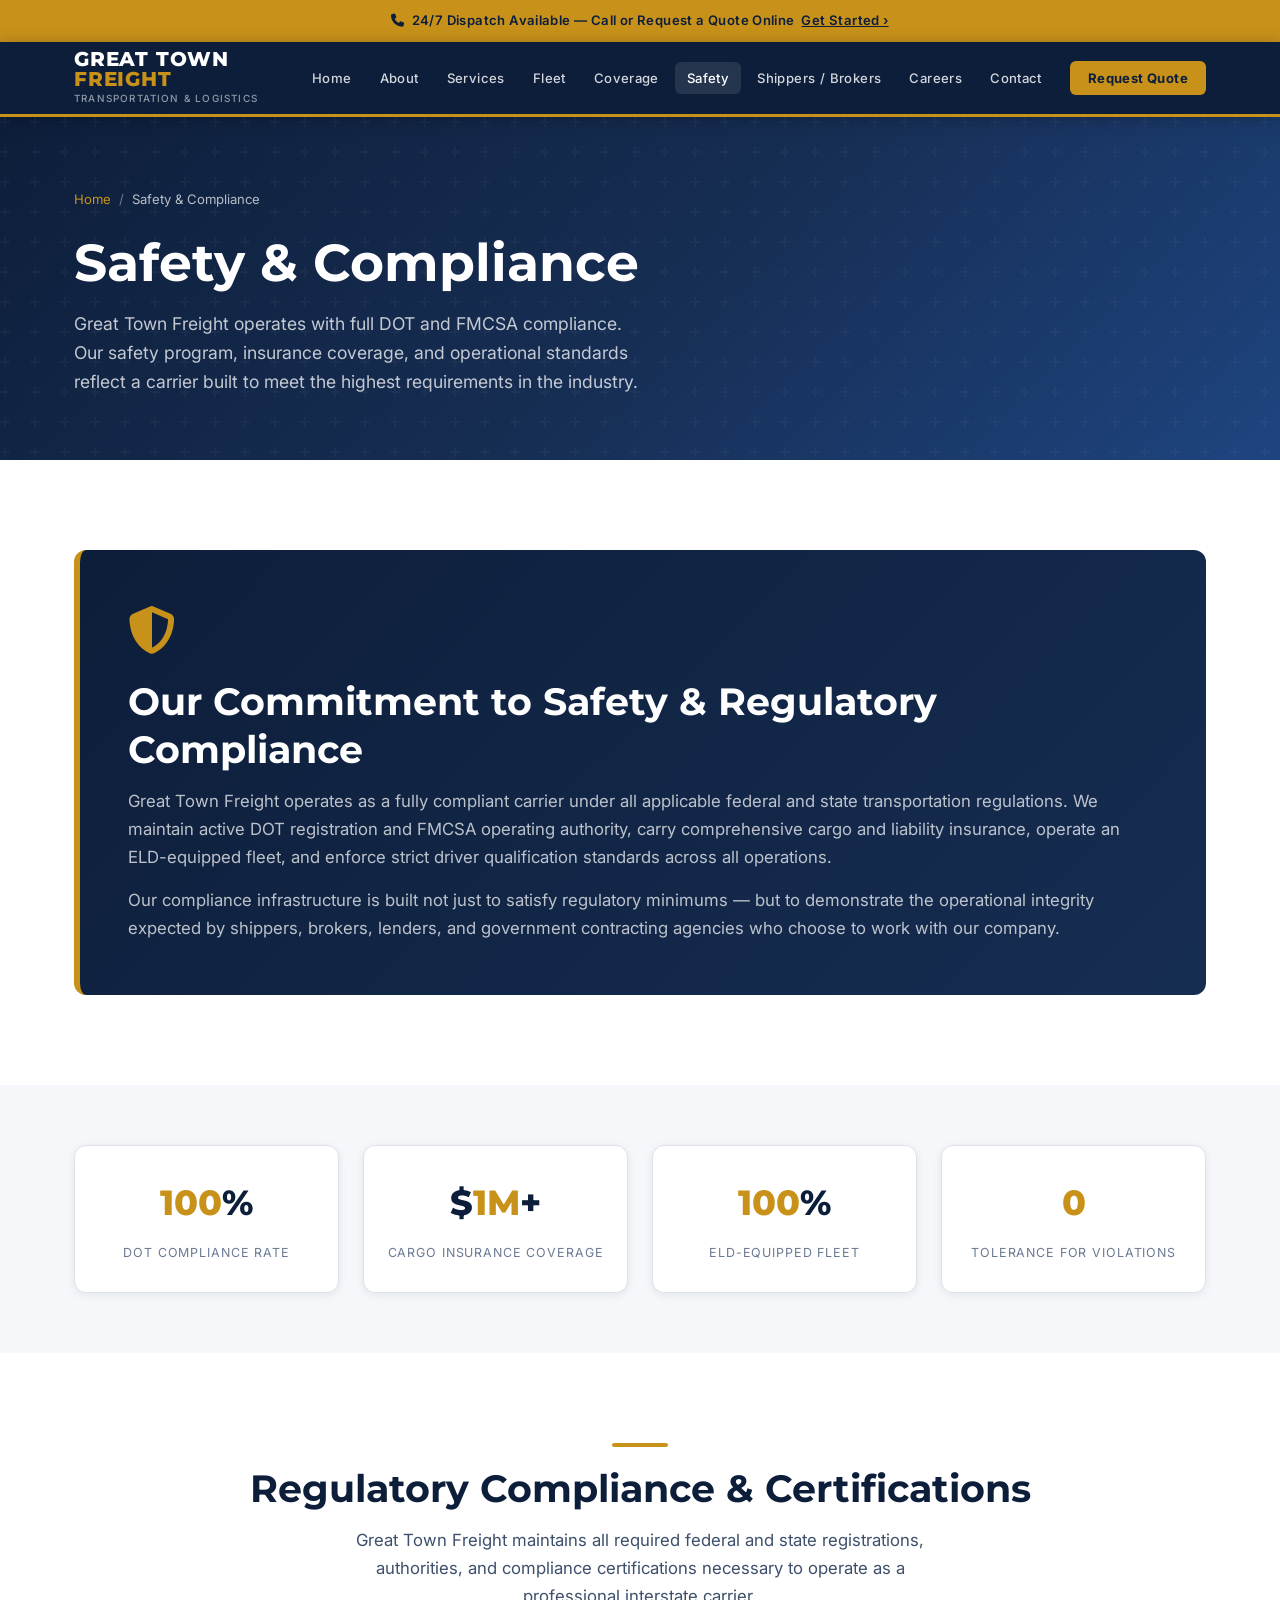
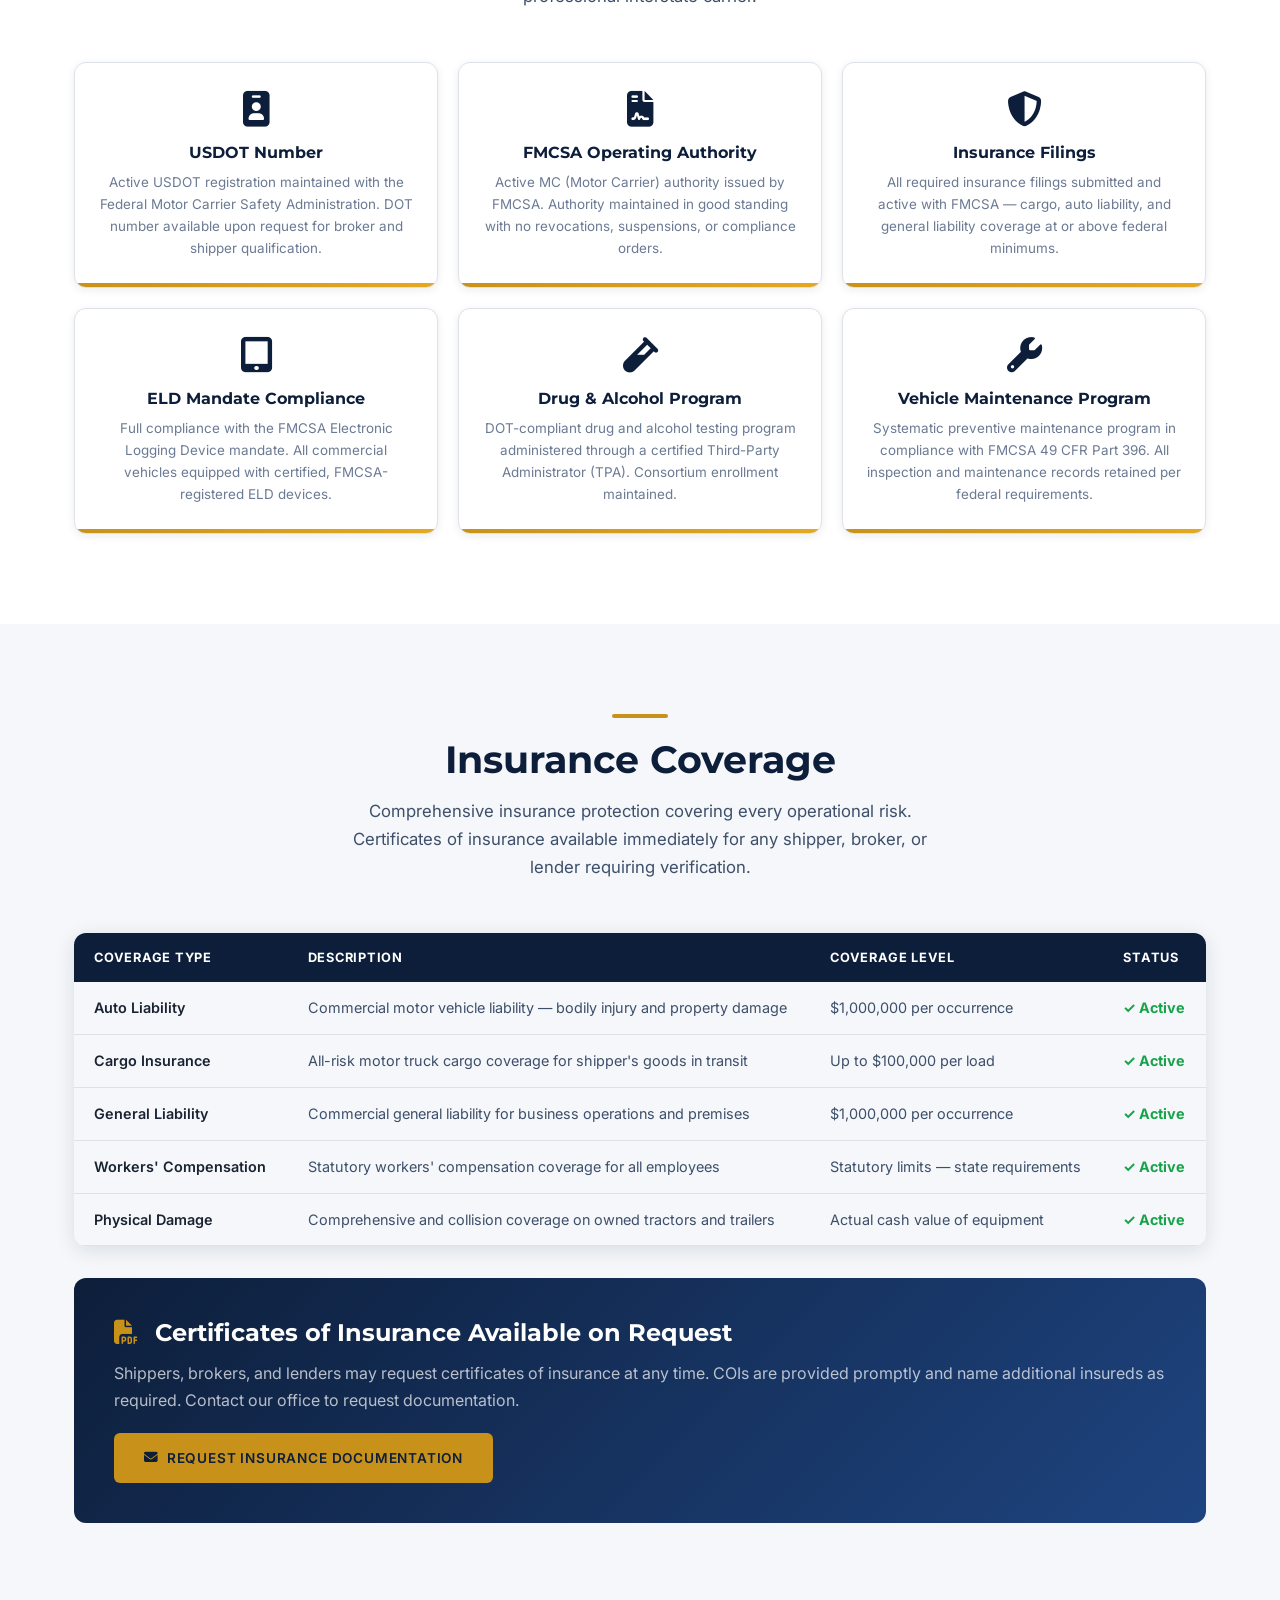
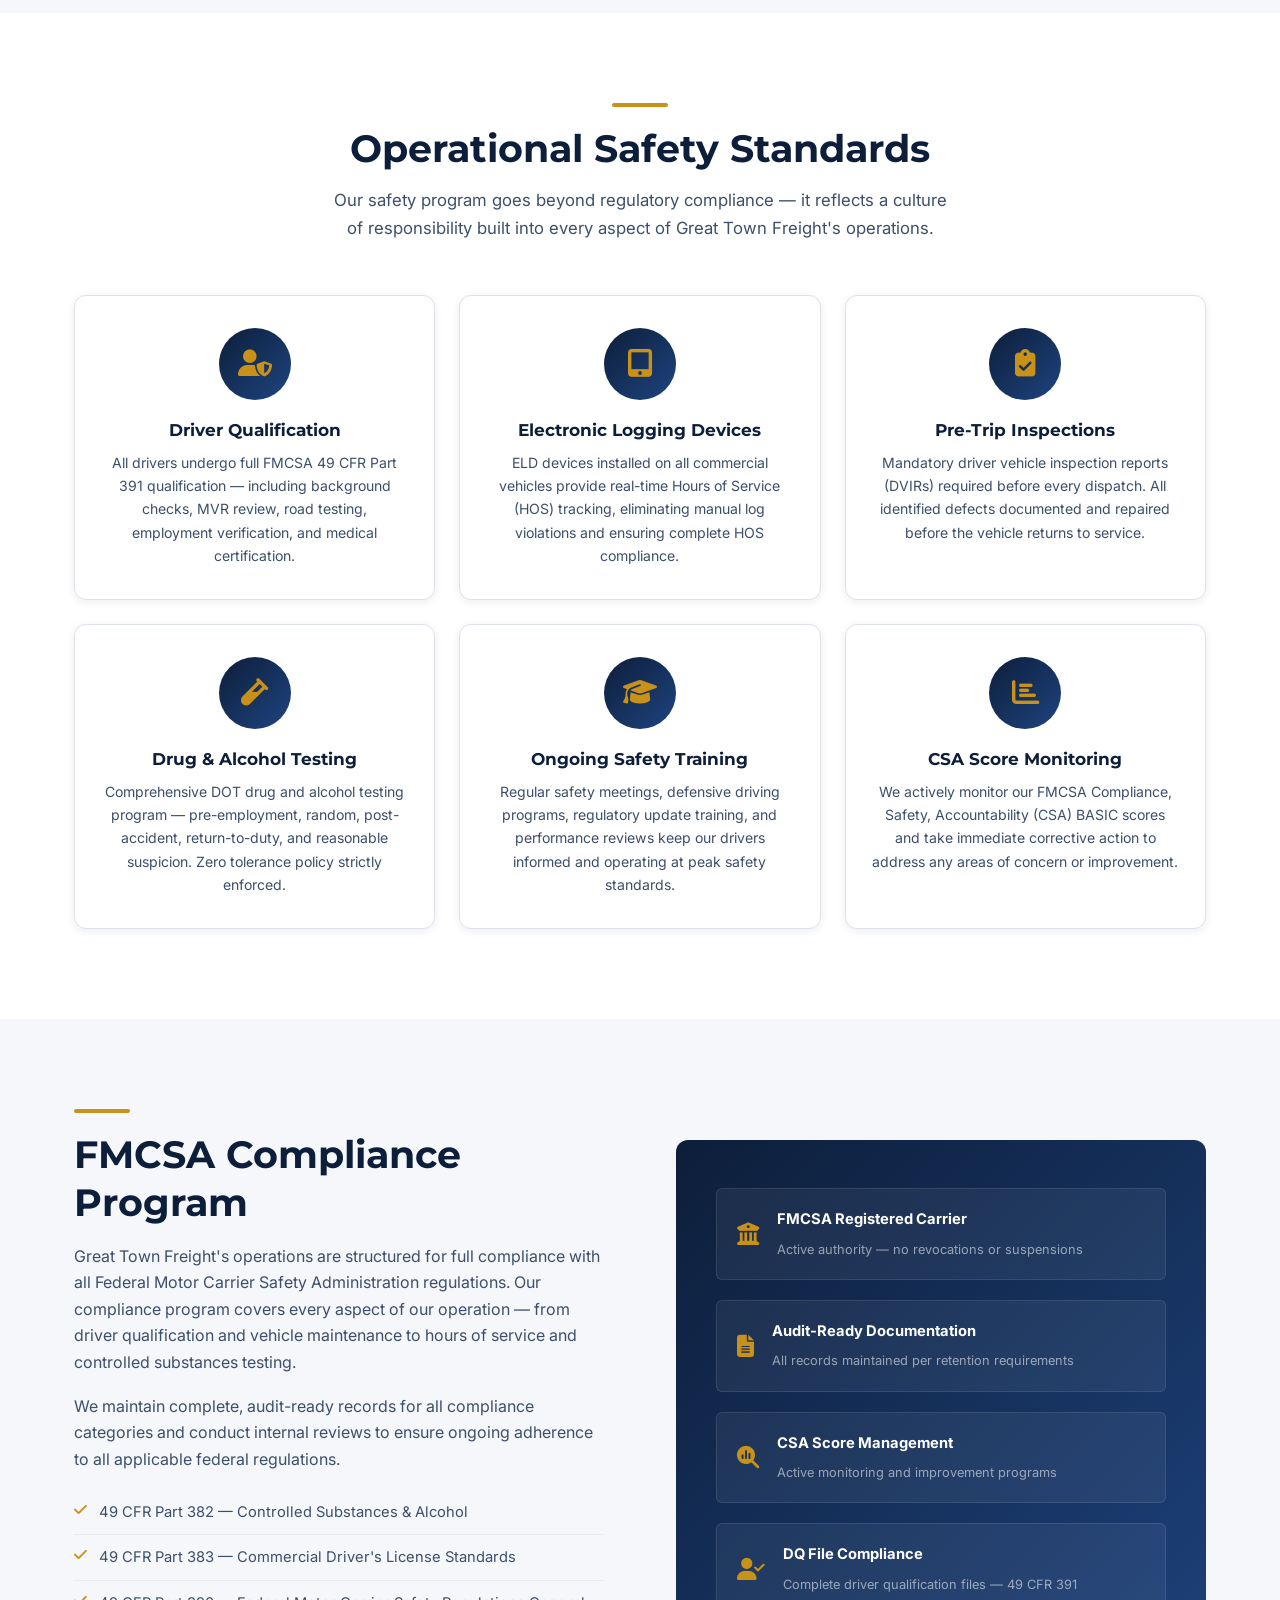
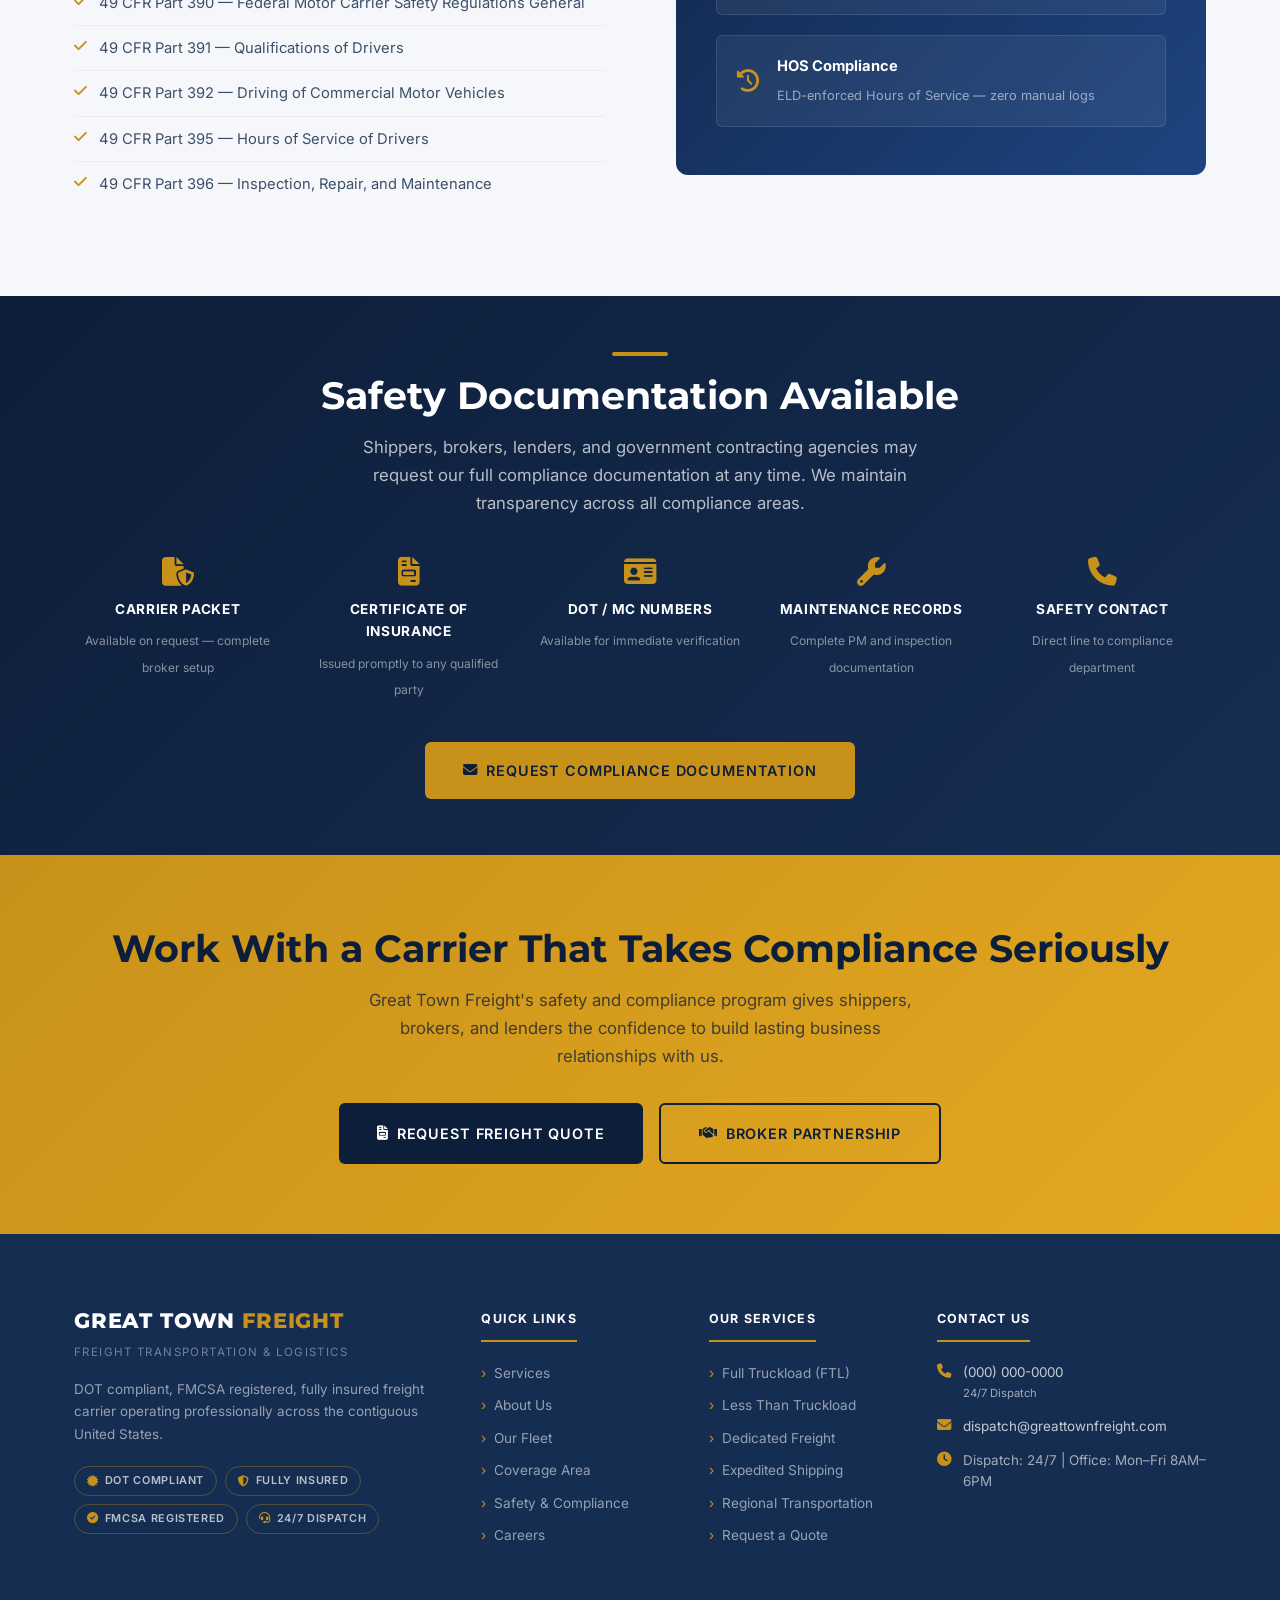
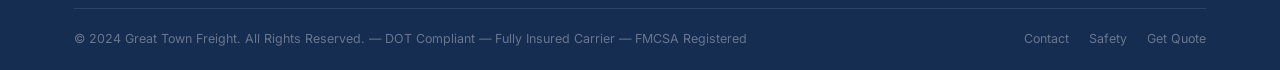
<file: safety.html>
<!DOCTYPE html>
<html lang="en">
<head>
  <meta charset="UTF-8" />
  <meta name="viewport" content="width=device-width, initial-scale=1.0" />
  <meta name="description" content="Great Town Freight Safety & Compliance — DOT compliant operations, FMCSA registered, fully insured carrier, ELD equipped fleet, professional driver standards. Funding and lender ready." />
  <title>Safety &amp; Compliance | Great Town Freight</title>
  <link rel="preconnect" href="https://fonts.googleapis.com" />
  <link rel="preconnect" href="https://fonts.gstatic.com" crossorigin />
  <link href="https://fonts.googleapis.com/css2?family=Inter:wght@400;500;600;700&family=Montserrat:wght@600;700;800&display=swap" rel="stylesheet" />
  <link rel="stylesheet" href="https://cdnjs.cloudflare.com/ajax/libs/font-awesome/6.5.0/css/all.min.css" />
  <link rel="stylesheet" href="css/styles.css" />
  <style>
    .compliance-highlight {
      background: linear-gradient(135deg, var(--navy) 0%, var(--navy-mid) 100%);
      border-radius: var(--radius-lg);
      padding: 52px 48px;
      border-left: 6px solid var(--gold);
    }
    .compliance-highlight h2 { color: var(--white); margin-bottom: 14px; }
    .compliance-highlight p  { color: rgba(255,255,255,0.72); font-size:1.05rem; }
    .cert-grid {
      display: grid;
      grid-template-columns: repeat(3, 1fr);
      gap: 20px;
    }
    .cert-card {
      background: var(--white);
      border: 1px solid var(--border);
      border-radius: var(--radius-lg);
      padding: 28px 24px;
      text-align: center;
      box-shadow: var(--shadow-sm);
      position: relative;
      overflow: hidden;
    }
    .cert-card::after {
      content: '';
      position: absolute;
      bottom: 0; left: 0; right: 0;
      height: 4px;
      background: linear-gradient(90deg, var(--gold), var(--gold-light));
    }
    .cert-card i { font-size: 2.2rem; color: var(--navy); margin-bottom: 16px; display: block; }
    .cert-card h4 { margin-bottom: 8px; font-size: 1rem; }
    .cert-card p  { font-size: 0.84rem; color: var(--text-light); margin: 0; }
    .insurance-table { width: 100%; border-collapse: collapse; }
    .insurance-table th {
      background: var(--navy);
      color: var(--white);
      padding: 14px 20px;
      text-align: left;
      font-size: 0.8rem;
      font-weight: 700;
      text-transform: uppercase;
      letter-spacing: 0.06em;
    }
    .insurance-table td {
      padding: 14px 20px;
      font-size: 0.9rem;
      border-bottom: 1px solid var(--border);
      color: var(--text-mid);
    }
    .insurance-table tr:nth-child(even) td { background: var(--off-white); }
    .insurance-table td:first-child { font-weight: 600; color: var(--text-dark); }
    .insurance-table td:last-child { color: var(--blue); font-weight: 600; }
    .safety-stat-grid {
      display: grid;
      grid-template-columns: repeat(4, 1fr);
      gap: 24px;
    }
    .safety-stat-card {
      background: var(--white);
      border: 1px solid var(--border);
      border-radius: var(--radius-lg);
      padding: 28px 20px;
      text-align: center;
      box-shadow: var(--shadow-sm);
    }
    .safety-stat-card .num {
      font-family: 'Montserrat', Arial, sans-serif;
      font-size: 2.2rem;
      font-weight: 800;
      color: var(--navy);
      margin-bottom: 6px;
    }
    .safety-stat-card .num span { color: var(--gold); }
    .safety-stat-card label { font-size: 0.78rem; color: var(--text-light); text-transform: uppercase; letter-spacing: 0.07em; }
    @media (max-width: 768px) {
      .cert-grid { grid-template-columns: repeat(2, 1fr); }
      .safety-stat-grid { grid-template-columns: repeat(2, 1fr); }
    }
    @media (max-width: 480px) {
      .cert-grid { grid-template-columns: 1fr; }
      .safety-stat-grid { grid-template-columns: 1fr; }
      .compliance-highlight { padding: 32px 24px; }
    }
  </style>
</head>
<body>

  <div class="alert-bar">
    <p><i class="fas fa-phone"></i>&nbsp; 24/7 Dispatch Available &mdash; Call or Request a Quote Online &nbsp;<a href="quote.html">Get Started &rsaquo;</a></p>
  </div>

  <nav class="site-nav">
    <div class="container">
      <div class="nav-inner">
        <a href="index.html" class="nav-logo">
          <span class="nav-logo-name">Great Town <span>Freight</span></span>
          <span class="nav-logo-tag">Transportation &amp; Logistics</span>
        </a>
        <ul class="nav-links">
          <li><a href="index.html">Home</a></li><li><a href="about.html">About</a></li>
          <li><a href="services.html">Services</a></li><li><a href="fleet.html">Fleet</a></li>
          <li><a href="coverage.html">Coverage</a></li><li><a href="safety.html" class="active">Safety</a></li>
          <li><a href="shippers.html">Shippers / Brokers</a></li><li><a href="careers.html">Careers</a></li>
          <li><a href="contact.html">Contact</a></li><li class="nav-cta"><a href="quote.html">Request Quote</a></li>
        </ul>
        <div class="nav-hamburger" onclick="toggleMenu()"><span></span><span></span><span></span></div>
      </div>
    </div>
    <div class="nav-mobile" id="mobileMenu">
      <a href="index.html">Home</a><a href="about.html">About</a><a href="services.html">Services</a>
      <a href="fleet.html">Fleet</a><a href="coverage.html">Coverage</a><a href="safety.html">Safety &amp; Compliance</a>
      <a href="shippers.html">Shippers / Brokers</a><a href="careers.html">Careers</a><a href="contact.html">Contact</a>
      <a href="quote.html" class="mobile-cta">Request Freight Quote</a>
    </div>
  </nav>

  <!-- Page Header -->
  <section class="page-header">
    <div class="container">
      <div class="page-header-content">
        <div class="breadcrumb">
          <a href="index.html">Home</a><span>/</span>
          <span style="color:rgba(255,255,255,0.7);">Safety &amp; Compliance</span>
        </div>
        <h1>Safety &amp; Compliance</h1>
        <p>Great Town Freight operates with full DOT and FMCSA compliance. Our safety program, insurance coverage, and operational standards reflect a carrier built to meet the highest requirements in the industry.</p>
      </div>
    </div>
  </section>

  <!-- Compliance Statement -->
  <section class="section-pad">
    <div class="container">
      <div class="compliance-highlight">
        <div style="display:flex; align-items:flex-start; gap:24px; flex-wrap:wrap;">
          <i class="fas fa-shield-halved" style="font-size:3rem; color:var(--gold); flex-shrink:0; margin-top:4px;"></i>
          <div>
            <h2>Our Commitment to Safety &amp; Regulatory Compliance</h2>
            <p>Great Town Freight operates as a fully compliant carrier under all applicable federal and state transportation regulations. We maintain active DOT registration and FMCSA operating authority, carry comprehensive cargo and liability insurance, operate an ELD-equipped fleet, and enforce strict driver qualification standards across all operations.</p>
            <p style="margin-top:12px;">Our compliance infrastructure is built not just to satisfy regulatory minimums — but to demonstrate the operational integrity expected by shippers, brokers, lenders, and government contracting agencies who choose to work with our company.</p>
          </div>
        </div>
      </div>
    </div>
  </section>

  <!-- Safety Stats -->
  <section class="section-pad-sm bg-light">
    <div class="container">
      <div class="safety-stat-grid">
        <div class="safety-stat-card">
          <div class="num"><span>100</span>%</div>
          <label>DOT Compliance Rate</label>
        </div>
        <div class="safety-stat-card">
          <div class="num">$<span>1M</span>+</div>
          <label>Cargo Insurance Coverage</label>
        </div>
        <div class="safety-stat-card">
          <div class="num"><span>100</span>%</div>
          <label>ELD-Equipped Fleet</label>
        </div>
        <div class="safety-stat-card">
          <div class="num"><span>0</span></div>
          <label>Tolerance for Violations</label>
        </div>
      </div>
    </div>
  </section>

  <!-- Compliance Certifications -->
  <section class="section-pad">
    <div class="container">
      <div class="section-header center">
        <span class="divider"></span>
        <h2>Regulatory Compliance &amp; Certifications</h2>
        <p>Great Town Freight maintains all required federal and state registrations, authorities, and compliance certifications necessary to operate as a professional interstate carrier.</p>
      </div>
      <div class="cert-grid">
        <div class="cert-card">
          <i class="fas fa-id-badge"></i>
          <h4>USDOT Number</h4>
          <p>Active USDOT registration maintained with the Federal Motor Carrier Safety Administration. DOT number available upon request for broker and shipper qualification.</p>
        </div>
        <div class="cert-card">
          <i class="fas fa-file-contract"></i>
          <h4>FMCSA Operating Authority</h4>
          <p>Active MC (Motor Carrier) authority issued by FMCSA. Authority maintained in good standing with no revocations, suspensions, or compliance orders.</p>
        </div>
        <div class="cert-card">
          <i class="fas fa-shield-halved"></i>
          <h4>Insurance Filings</h4>
          <p>All required insurance filings submitted and active with FMCSA — cargo, auto liability, and general liability coverage at or above federal minimums.</p>
        </div>
        <div class="cert-card">
          <i class="fas fa-tablet-screen-button"></i>
          <h4>ELD Mandate Compliance</h4>
          <p>Full compliance with the FMCSA Electronic Logging Device mandate. All commercial vehicles equipped with certified, FMCSA-registered ELD devices.</p>
        </div>
        <div class="cert-card">
          <i class="fas fa-vial"></i>
          <h4>Drug &amp; Alcohol Program</h4>
          <p>DOT-compliant drug and alcohol testing program administered through a certified Third-Party Administrator (TPA). Consortium enrollment maintained.</p>
        </div>
        <div class="cert-card">
          <i class="fas fa-wrench"></i>
          <h4>Vehicle Maintenance Program</h4>
          <p>Systematic preventive maintenance program in compliance with FMCSA 49 CFR Part 396. All inspection and maintenance records retained per federal requirements.</p>
        </div>
      </div>
    </div>
  </section>

  <!-- Insurance Coverage -->
  <section class="section-pad bg-light">
    <div class="container">
      <div class="section-header center">
        <span class="divider"></span>
        <h2>Insurance Coverage</h2>
        <p>Comprehensive insurance protection covering every operational risk. Certificates of insurance available immediately for any shipper, broker, or lender requiring verification.</p>
      </div>
      <div style="overflow-x:auto; border-radius:var(--radius-lg); box-shadow:var(--shadow-md); margin-bottom:32px;">
        <table class="insurance-table">
          <thead>
            <tr>
              <th>Coverage Type</th>
              <th>Description</th>
              <th>Coverage Level</th>
              <th>Status</th>
            </tr>
          </thead>
          <tbody>
            <tr>
              <td>Auto Liability</td>
              <td>Commercial motor vehicle liability — bodily injury and property damage</td>
              <td>$1,000,000 per occurrence</td>
              <td style="color:#16a34a; font-weight:700;">&#10003; Active</td>
            </tr>
            <tr>
              <td>Cargo Insurance</td>
              <td>All-risk motor truck cargo coverage for shipper's goods in transit</td>
              <td>Up to $100,000 per load</td>
              <td style="color:#16a34a; font-weight:700;">&#10003; Active</td>
            </tr>
            <tr>
              <td>General Liability</td>
              <td>Commercial general liability for business operations and premises</td>
              <td>$1,000,000 per occurrence</td>
              <td style="color:#16a34a; font-weight:700;">&#10003; Active</td>
            </tr>
            <tr>
              <td>Workers' Compensation</td>
              <td>Statutory workers' compensation coverage for all employees</td>
              <td>Statutory limits — state requirements</td>
              <td style="color:#16a34a; font-weight:700;">&#10003; Active</td>
            </tr>
            <tr>
              <td>Physical Damage</td>
              <td>Comprehensive and collision coverage on owned tractors and trailers</td>
              <td>Actual cash value of equipment</td>
              <td style="color:#16a34a; font-weight:700;">&#10003; Active</td>
            </tr>
          </tbody>
        </table>
      </div>
      <div class="highlight-box">
        <h3><i class="fas fa-file-pdf" style="color:var(--gold); margin-right:10px;"></i> Certificates of Insurance Available on Request</h3>
        <p>Shippers, brokers, and lenders may request certificates of insurance at any time. COIs are provided promptly and name additional insureds as required. Contact our office to request documentation.</p>
        <div style="margin-top:20px;">
          <a href="contact.html" class="btn btn-primary"><i class="fas fa-envelope"></i> Request Insurance Documentation</a>
        </div>
      </div>
    </div>
  </section>

  <!-- Safety Standards Grid -->
  <section class="section-pad">
    <div class="container">
      <div class="section-header center">
        <span class="divider"></span>
        <h2>Operational Safety Standards</h2>
        <p>Our safety program goes beyond regulatory compliance — it reflects a culture of responsibility built into every aspect of Great Town Freight's operations.</p>
      </div>
      <div class="safety-grid">
        <div class="safety-card">
          <div class="safety-icon"><i class="fas fa-user-shield"></i></div>
          <h3>Driver Qualification</h3>
          <p>All drivers undergo full FMCSA 49 CFR Part 391 qualification — including background checks, MVR review, road testing, employment verification, and medical certification.</p>
        </div>
        <div class="safety-card">
          <div class="safety-icon"><i class="fas fa-tablet-screen-button"></i></div>
          <h3>Electronic Logging Devices</h3>
          <p>ELD devices installed on all commercial vehicles provide real-time Hours of Service (HOS) tracking, eliminating manual log violations and ensuring complete HOS compliance.</p>
        </div>
        <div class="safety-card">
          <div class="safety-icon"><i class="fas fa-clipboard-check"></i></div>
          <h3>Pre-Trip Inspections</h3>
          <p>Mandatory driver vehicle inspection reports (DVIRs) required before every dispatch. All identified defects documented and repaired before the vehicle returns to service.</p>
        </div>
        <div class="safety-card">
          <div class="safety-icon"><i class="fas fa-vial"></i></div>
          <h3>Drug &amp; Alcohol Testing</h3>
          <p>Comprehensive DOT drug and alcohol testing program — pre-employment, random, post-accident, return-to-duty, and reasonable suspicion. Zero tolerance policy strictly enforced.</p>
        </div>
        <div class="safety-card">
          <div class="safety-icon"><i class="fas fa-graduation-cap"></i></div>
          <h3>Ongoing Safety Training</h3>
          <p>Regular safety meetings, defensive driving programs, regulatory update training, and performance reviews keep our drivers informed and operating at peak safety standards.</p>
        </div>
        <div class="safety-card">
          <div class="safety-icon"><i class="fas fa-chart-bar"></i></div>
          <h3>CSA Score Monitoring</h3>
          <p>We actively monitor our FMCSA Compliance, Safety, Accountability (CSA) BASIC scores and take immediate corrective action to address any areas of concern or improvement.</p>
        </div>
      </div>
    </div>
  </section>

  <!-- FMCSA Compliance Section -->
  <section class="section-pad bg-light">
    <div class="container">
      <div class="info-two-col">
        <div class="info-panel">
          <span class="divider"></span>
          <h2>FMCSA Compliance Program</h2>
          <p>Great Town Freight's operations are structured for full compliance with all Federal Motor Carrier Safety Administration regulations. Our compliance program covers every aspect of our operation — from driver qualification and vehicle maintenance to hours of service and controlled substances testing.</p>
          <p>We maintain complete, audit-ready records for all compliance categories and conduct internal reviews to ensure ongoing adherence to all applicable federal regulations.</p>
          <ul class="check-list">
            <li><i class="fas fa-check"></i> 49 CFR Part 382 — Controlled Substances &amp; Alcohol</li>
            <li><i class="fas fa-check"></i> 49 CFR Part 383 — Commercial Driver's License Standards</li>
            <li><i class="fas fa-check"></i> 49 CFR Part 390 — Federal Motor Carrier Safety Regulations General</li>
            <li><i class="fas fa-check"></i> 49 CFR Part 391 — Qualifications of Drivers</li>
            <li><i class="fas fa-check"></i> 49 CFR Part 392 — Driving of Commercial Motor Vehicles</li>
            <li><i class="fas fa-check"></i> 49 CFR Part 395 — Hours of Service of Drivers</li>
            <li><i class="fas fa-check"></i> 49 CFR Part 396 — Inspection, Repair, and Maintenance</li>
          </ul>
        </div>
        <div class="info-graphic">
          <div class="info-graphic-item"><i class="fas fa-building-columns"></i><div><strong>FMCSA Registered Carrier</strong><span>Active authority — no revocations or suspensions</span></div></div>
          <div class="info-graphic-item"><i class="fas fa-file-lines"></i><div><strong>Audit-Ready Documentation</strong><span>All records maintained per retention requirements</span></div></div>
          <div class="info-graphic-item"><i class="fas fa-magnifying-glass-chart"></i><div><strong>CSA Score Management</strong><span>Active monitoring and improvement programs</span></div></div>
          <div class="info-graphic-item"><i class="fas fa-user-check"></i><div><strong>DQ File Compliance</strong><span>Complete driver qualification files — 49 CFR 391</span></div></div>
          <div class="info-graphic-item"><i class="fas fa-clock-rotate-left"></i><div><strong>HOS Compliance</strong><span>ELD-enforced Hours of Service — zero manual logs</span></div></div>
        </div>
      </div>
    </div>
  </section>

  <!-- Safety Bottom CTA -->
  <section class="compliance-banner">
    <div class="container">
      <div class="section-header center" style="margin-bottom:40px;">
        <span class="divider" style="margin:0 auto 16px;"></span>
        <h2 class="text-white">Safety Documentation Available</h2>
        <p class="text-white" style="opacity:0.7; max-width:580px; margin:0 auto;">Shippers, brokers, lenders, and government contracting agencies may request our full compliance documentation at any time. We maintain transparency across all compliance areas.</p>
      </div>
      <div class="compliance-items">
        <div class="compliance-item">
          <i class="fas fa-file-shield"></i>
          <strong>Carrier Packet</strong>
          <span>Available on request — complete broker setup</span>
        </div>
        <div class="compliance-item">
          <i class="fas fa-file-invoice"></i>
          <strong>Certificate of Insurance</strong>
          <span>Issued promptly to any qualified party</span>
        </div>
        <div class="compliance-item">
          <i class="fas fa-id-card"></i>
          <strong>DOT / MC Numbers</strong>
          <span>Available for immediate verification</span>
        </div>
        <div class="compliance-item">
          <i class="fas fa-wrench"></i>
          <strong>Maintenance Records</strong>
          <span>Complete PM and inspection documentation</span>
        </div>
        <div class="compliance-item">
          <i class="fas fa-phone"></i>
          <strong>Safety Contact</strong>
          <span>Direct line to compliance department</span>
        </div>
      </div>
      <div class="text-center" style="margin-top:40px;">
        <a href="contact.html" class="btn btn-primary btn-lg"><i class="fas fa-envelope"></i> Request Compliance Documentation</a>
      </div>
    </div>
  </section>

  <!-- CTA Banner -->
  <section class="cta-banner">
    <div class="container">
      <h2>Work With a Carrier That Takes Compliance Seriously</h2>
      <p>Great Town Freight's safety and compliance program gives shippers, brokers, and lenders the confidence to build lasting business relationships with us.</p>
      <div class="cta-banner-btns">
        <a href="quote.html" class="btn btn-navy btn-lg"><i class="fas fa-file-invoice"></i> Request Freight Quote</a>
        <a href="shippers.html" class="btn btn-outline btn-lg"><i class="fas fa-handshake"></i> Broker Partnership</a>
      </div>
    </div>
  </section>

  <!-- Footer -->
  <footer class="site-footer">
    <div class="container">
      <div class="footer-grid">
        <div class="footer-col">
          <div class="footer-brand-name">Great Town <span>Freight</span></div>
          <div class="footer-tagline">Freight Transportation &amp; Logistics</div>
          <p class="footer-desc">DOT compliant, FMCSA registered, fully insured freight carrier operating professionally across the contiguous United States.</p>
          <div class="footer-trust-badges">
            <span class="trust-badge"><i class="fas fa-certificate"></i> DOT Compliant</span>
            <span class="trust-badge"><i class="fas fa-shield-halved"></i> Fully Insured</span>
            <span class="trust-badge"><i class="fas fa-check-circle"></i> FMCSA Registered</span>
            <span class="trust-badge"><i class="fas fa-headset"></i> 24/7 Dispatch</span>
          </div>
        </div>
        <div class="footer-col">
          <div class="footer-col-title">Quick Links</div>
          <ul class="footer-links">
            <li><a href="services.html">Services</a></li><li><a href="about.html">About Us</a></li>
            <li><a href="fleet.html">Our Fleet</a></li><li><a href="coverage.html">Coverage Area</a></li>
            <li><a href="safety.html">Safety &amp; Compliance</a></li><li><a href="careers.html">Careers</a></li>
          </ul>
        </div>
        <div class="footer-col">
          <div class="footer-col-title">Our Services</div>
          <ul class="footer-links">
            <li><a href="services.html">Full Truckload (FTL)</a></li><li><a href="services.html">Less Than Truckload</a></li>
            <li><a href="services.html">Dedicated Freight</a></li><li><a href="services.html">Expedited Shipping</a></li>
            <li><a href="services.html">Regional Transportation</a></li><li><a href="quote.html">Request a Quote</a></li>
          </ul>
        </div>
        <div class="footer-col">
          <div class="footer-col-title">Contact Us</div>
          <div class="footer-contact-item"><i class="fas fa-phone"></i><span><a href="tel:+10000000000">(000) 000-0000</a><br><small>24/7 Dispatch</small></span></div>
          <div class="footer-contact-item"><i class="fas fa-envelope"></i><span><a href="mailto:dispatch@greattownfreight.com">dispatch@greattownfreight.com</a></span></div>
          <div class="footer-contact-item"><i class="fas fa-clock"></i><span>Dispatch: 24/7 | Office: Mon–Fri 8AM–6PM</span></div>
        </div>
      </div>
      <div class="footer-bottom">
        <p>&copy; 2024 Great Town Freight. All Rights Reserved. &mdash; DOT Compliant &mdash; Fully Insured Carrier &mdash; FMCSA Registered</p>
        <div class="footer-bottom-links"><a href="contact.html">Contact</a><a href="safety.html">Safety</a><a href="quote.html">Get Quote</a></div>
      </div>
    </div>
  </footer>
  <script>function toggleMenu(){var m=document.getElementById('mobileMenu');m.style.display=m.style.display==='flex'?'none':'flex';}</script>
</body>
</html>
</file>
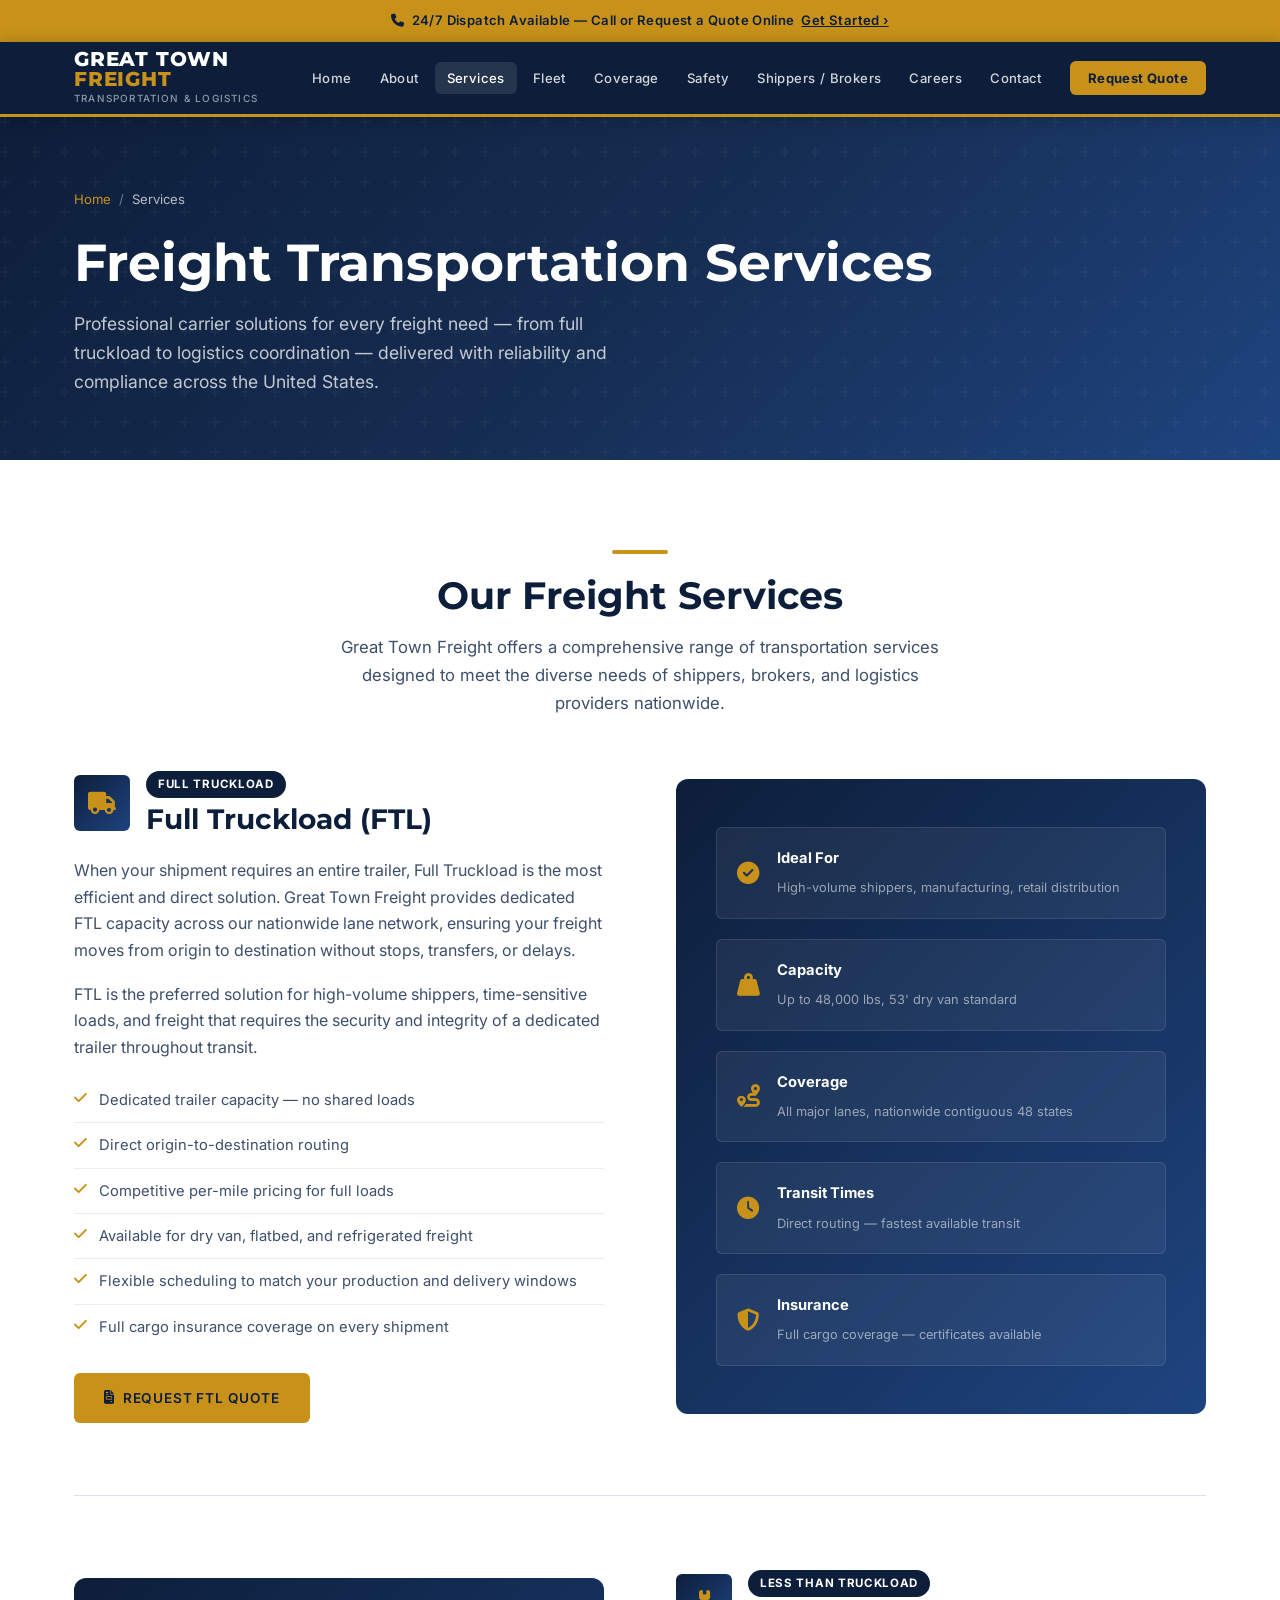
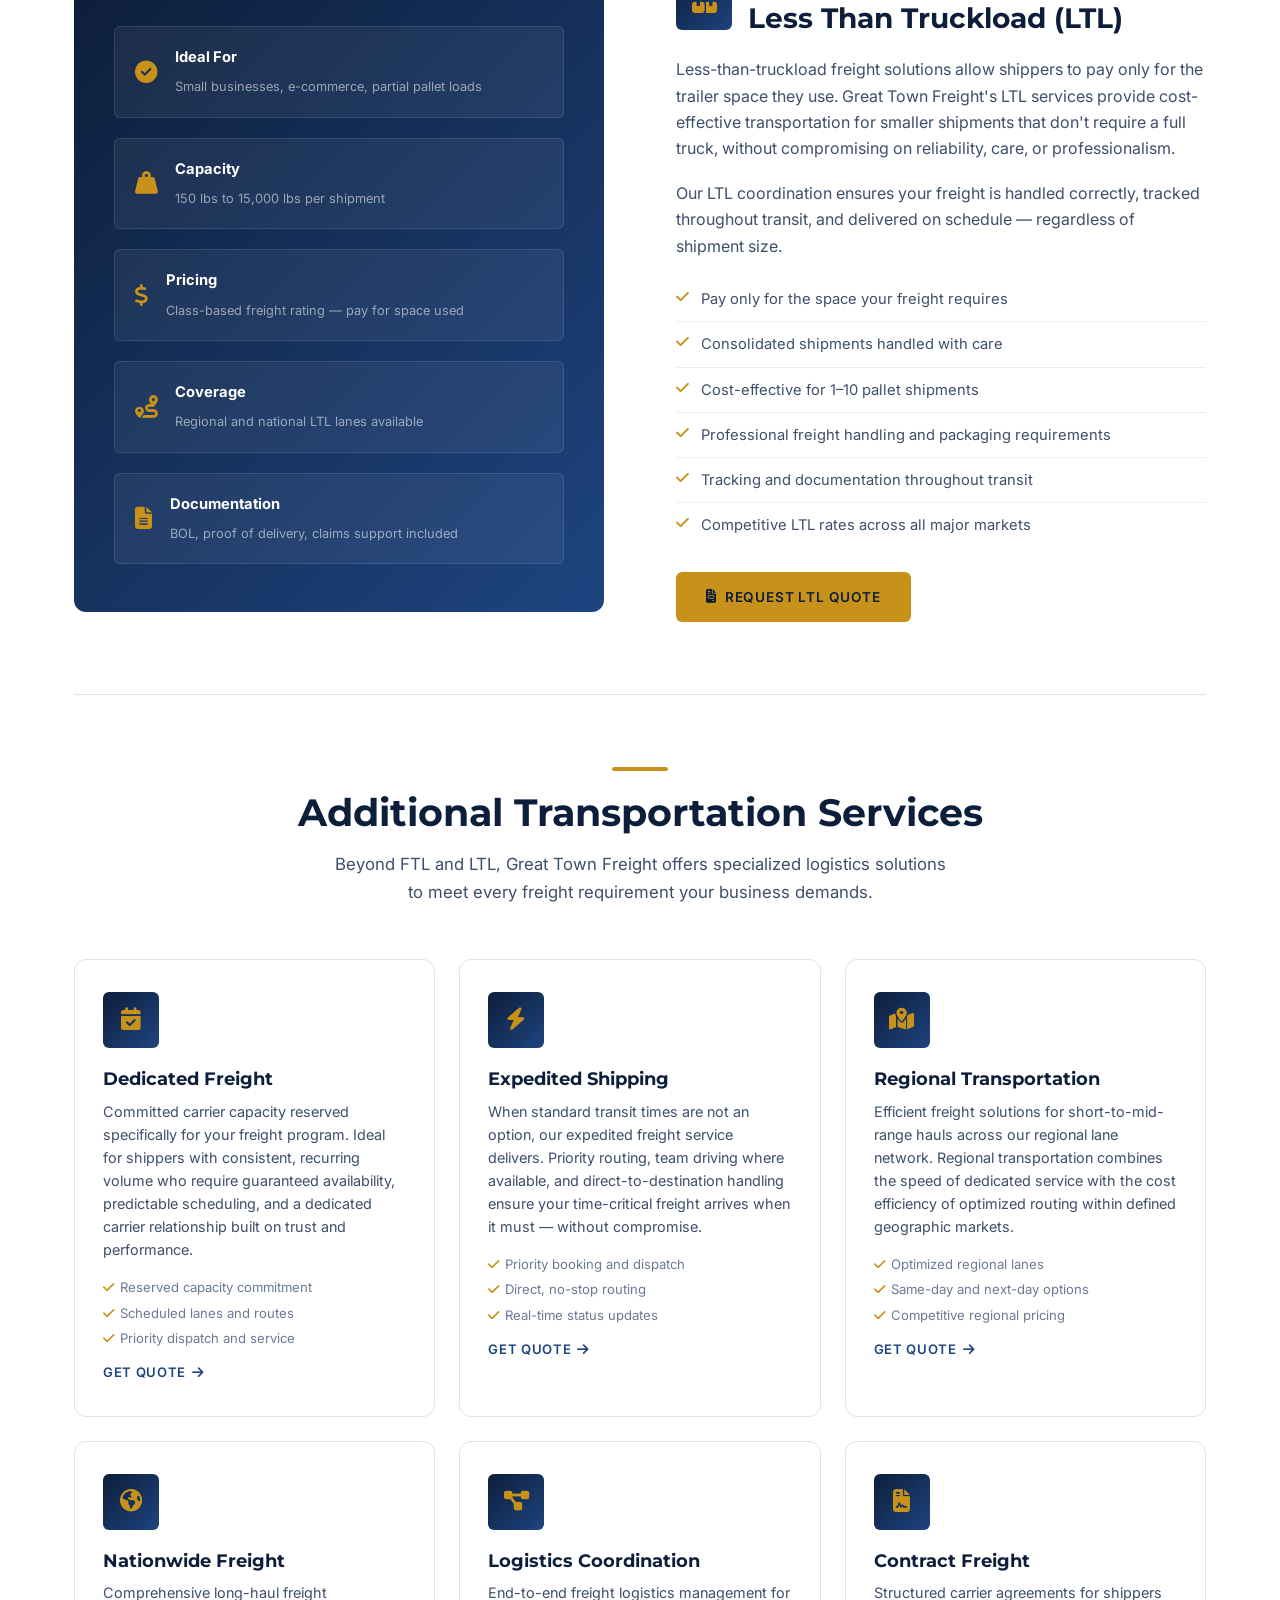
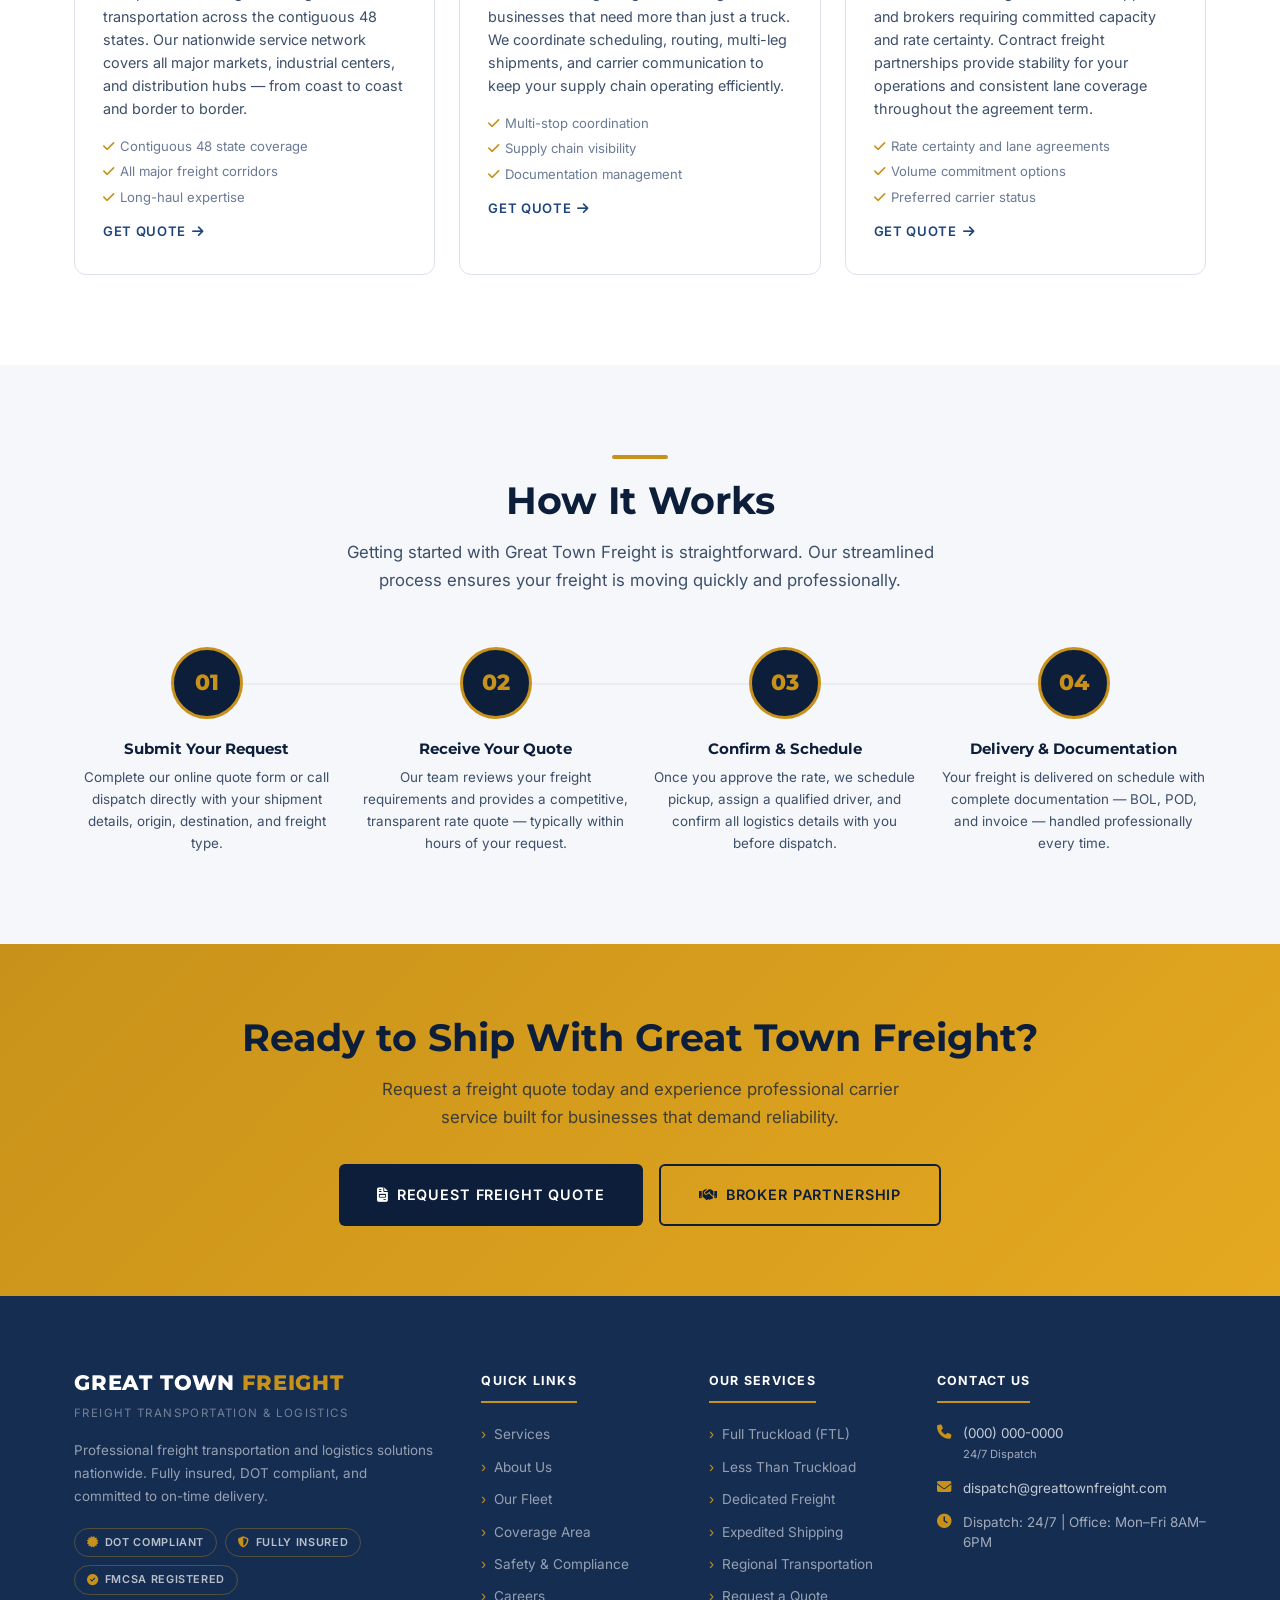
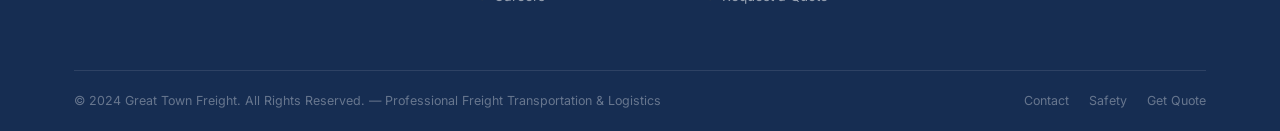
<file: services.html>
<!DOCTYPE html>
<html lang="en">
<head>
  <meta charset="UTF-8" />
  <meta name="viewport" content="width=device-width, initial-scale=1.0" />
  <meta name="description" content="Great Town Freight Services — FTL, LTL, Dedicated Freight, Expedited Shipping, Regional Transportation, Nationwide Freight, and Logistics Coordination." />
  <title>Freight Services | Great Town Freight</title>
  <link rel="preconnect" href="https://fonts.googleapis.com" />
  <link rel="preconnect" href="https://fonts.gstatic.com" crossorigin />
  <link href="https://fonts.googleapis.com/css2?family=Inter:wght@400;500;600;700&family=Montserrat:wght@600;700;800&display=swap" rel="stylesheet" />
  <link rel="stylesheet" href="https://cdnjs.cloudflare.com/ajax/libs/font-awesome/6.5.0/css/all.min.css" />
  <link rel="stylesheet" href="css/styles.css" />
</head>
<body>

  <div class="alert-bar">
    <p><i class="fas fa-phone"></i>&nbsp; 24/7 Dispatch Available &mdash; Call or Request a Quote Online &nbsp;<a href="quote.html">Get Started &rsaquo;</a></p>
  </div>

  <nav class="site-nav">
    <div class="container">
      <div class="nav-inner">
        <a href="index.html" class="nav-logo">
          <span class="nav-logo-name">Great Town <span>Freight</span></span>
          <span class="nav-logo-tag">Transportation &amp; Logistics</span>
        </a>
        <ul class="nav-links">
          <li><a href="index.html">Home</a></li>
          <li><a href="about.html">About</a></li>
          <li><a href="services.html" class="active">Services</a></li>
          <li><a href="fleet.html">Fleet</a></li>
          <li><a href="coverage.html">Coverage</a></li>
          <li><a href="safety.html">Safety</a></li>
          <li><a href="shippers.html">Shippers / Brokers</a></li>
          <li><a href="careers.html">Careers</a></li>
          <li><a href="contact.html">Contact</a></li>
          <li class="nav-cta"><a href="quote.html">Request Quote</a></li>
        </ul>
        <div class="nav-hamburger" onclick="toggleMenu()"><span></span><span></span><span></span></div>
      </div>
    </div>
    <div class="nav-mobile" id="mobileMenu">
      <a href="index.html">Home</a><a href="about.html">About</a><a href="services.html">Services</a>
      <a href="fleet.html">Fleet</a><a href="coverage.html">Coverage</a><a href="safety.html">Safety &amp; Compliance</a>
      <a href="shippers.html">Shippers / Brokers</a><a href="careers.html">Careers</a><a href="contact.html">Contact</a>
      <a href="quote.html" class="mobile-cta">Request Freight Quote</a>
    </div>
  </nav>

  <!-- Page Header -->
  <section class="page-header">
    <div class="container">
      <div class="page-header-content">
        <div class="breadcrumb">
          <a href="index.html">Home</a><span>/</span>
          <span style="color:rgba(255,255,255,0.7);">Services</span>
        </div>
        <h1>Freight Transportation Services</h1>
        <p>Professional carrier solutions for every freight need — from full truckload to logistics coordination — delivered with reliability and compliance across the United States.</p>
      </div>
    </div>
  </section>

  <!-- Services Overview -->
  <section class="section-pad">
    <div class="container">
      <div class="section-header center">
        <span class="divider"></span>
        <h2>Our Freight Services</h2>
        <p>Great Town Freight offers a comprehensive range of transportation services designed to meet the diverse needs of shippers, brokers, and logistics providers nationwide.</p>
      </div>

      <!-- FTL -->
      <div class="info-two-col" style="margin-bottom:72px; padding-bottom:72px; border-bottom:1px solid var(--border);">
        <div class="info-panel">
          <div style="display:flex; align-items:center; gap:16px; margin-bottom:20px;">
            <div class="service-icon" style="margin:0;"><i class="fas fa-truck"></i></div>
            <div>
              <span class="tag tag-navy" style="margin-bottom:4px; display:inline-block;">Full Truckload</span>
              <h2 style="margin:0; font-size:1.75rem;">Full Truckload (FTL)</h2>
            </div>
          </div>
          <p>When your shipment requires an entire trailer, Full Truckload is the most efficient and direct solution. Great Town Freight provides dedicated FTL capacity across our nationwide lane network, ensuring your freight moves from origin to destination without stops, transfers, or delays.</p>
          <p>FTL is the preferred solution for high-volume shippers, time-sensitive loads, and freight that requires the security and integrity of a dedicated trailer throughout transit.</p>
          <ul class="check-list">
            <li><i class="fas fa-check"></i> Dedicated trailer capacity — no shared loads</li>
            <li><i class="fas fa-check"></i> Direct origin-to-destination routing</li>
            <li><i class="fas fa-check"></i> Competitive per-mile pricing for full loads</li>
            <li><i class="fas fa-check"></i> Available for dry van, flatbed, and refrigerated freight</li>
            <li><i class="fas fa-check"></i> Flexible scheduling to match your production and delivery windows</li>
            <li><i class="fas fa-check"></i> Full cargo insurance coverage on every shipment</li>
          </ul>
          <div class="mt-24">
            <a href="quote.html" class="btn btn-primary"><i class="fas fa-file-invoice"></i> Request FTL Quote</a>
          </div>
        </div>
        <div class="info-graphic">
          <div class="info-graphic-item"><i class="fas fa-check-circle"></i><div><strong>Ideal For</strong><span>High-volume shippers, manufacturing, retail distribution</span></div></div>
          <div class="info-graphic-item"><i class="fas fa-weight-hanging"></i><div><strong>Capacity</strong><span>Up to 48,000 lbs, 53' dry van standard</span></div></div>
          <div class="info-graphic-item"><i class="fas fa-route"></i><div><strong>Coverage</strong><span>All major lanes, nationwide contiguous 48 states</span></div></div>
          <div class="info-graphic-item"><i class="fas fa-clock"></i><div><strong>Transit Times</strong><span>Direct routing — fastest available transit</span></div></div>
          <div class="info-graphic-item"><i class="fas fa-shield-halved"></i><div><strong>Insurance</strong><span>Full cargo coverage — certificates available</span></div></div>
        </div>
      </div>

      <!-- LTL -->
      <div class="info-two-col reverse" style="margin-bottom:72px; padding-bottom:72px; border-bottom:1px solid var(--border);">
        <div class="info-panel">
          <div style="display:flex; align-items:center; gap:16px; margin-bottom:20px;">
            <div class="service-icon" style="margin:0;"><i class="fas fa-boxes-stacked"></i></div>
            <div>
              <span class="tag tag-navy" style="margin-bottom:4px; display:inline-block;">Less Than Truckload</span>
              <h2 style="margin:0; font-size:1.75rem;">Less Than Truckload (LTL)</h2>
            </div>
          </div>
          <p>Less-than-truckload freight solutions allow shippers to pay only for the trailer space they use. Great Town Freight's LTL services provide cost-effective transportation for smaller shipments that don't require a full truck, without compromising on reliability, care, or professionalism.</p>
          <p>Our LTL coordination ensures your freight is handled correctly, tracked throughout transit, and delivered on schedule — regardless of shipment size.</p>
          <ul class="check-list">
            <li><i class="fas fa-check"></i> Pay only for the space your freight requires</li>
            <li><i class="fas fa-check"></i> Consolidated shipments handled with care</li>
            <li><i class="fas fa-check"></i> Cost-effective for 1–10 pallet shipments</li>
            <li><i class="fas fa-check"></i> Professional freight handling and packaging requirements</li>
            <li><i class="fas fa-check"></i> Tracking and documentation throughout transit</li>
            <li><i class="fas fa-check"></i> Competitive LTL rates across all major markets</li>
          </ul>
          <div class="mt-24">
            <a href="quote.html" class="btn btn-primary"><i class="fas fa-file-invoice"></i> Request LTL Quote</a>
          </div>
        </div>
        <div class="info-graphic" style="direction:ltr;">
          <div class="info-graphic-item"><i class="fas fa-check-circle"></i><div><strong>Ideal For</strong><span>Small businesses, e-commerce, partial pallet loads</span></div></div>
          <div class="info-graphic-item"><i class="fas fa-weight-hanging"></i><div><strong>Capacity</strong><span>150 lbs to 15,000 lbs per shipment</span></div></div>
          <div class="info-graphic-item"><i class="fas fa-dollar-sign"></i><div><strong>Pricing</strong><span>Class-based freight rating — pay for space used</span></div></div>
          <div class="info-graphic-item"><i class="fas fa-route"></i><div><strong>Coverage</strong><span>Regional and national LTL lanes available</span></div></div>
          <div class="info-graphic-item"><i class="fas fa-file-alt"></i><div><strong>Documentation</strong><span>BOL, proof of delivery, claims support included</span></div></div>
        </div>
      </div>

      <!-- Services Grid - Remaining Services -->
      <div class="section-header center" style="margin-top:20px;">
        <span class="divider"></span>
        <h2>Additional Transportation Services</h2>
        <p>Beyond FTL and LTL, Great Town Freight offers specialized logistics solutions to meet every freight requirement your business demands.</p>
      </div>
      <div class="services-grid">
        <div class="service-card">
          <div class="service-icon"><i class="fas fa-calendar-check"></i></div>
          <h3>Dedicated Freight</h3>
          <p>Committed carrier capacity reserved specifically for your freight program. Ideal for shippers with consistent, recurring volume who require guaranteed availability, predictable scheduling, and a dedicated carrier relationship built on trust and performance.</p>
          <ul style="margin:12px 0; padding-left:0; list-style:none;">
            <li style="font-size:0.82rem; color:var(--text-light); margin-bottom:4px;"><i class="fas fa-check" style="color:var(--gold); margin-right:6px;"></i>Reserved capacity commitment</li>
            <li style="font-size:0.82rem; color:var(--text-light); margin-bottom:4px;"><i class="fas fa-check" style="color:var(--gold); margin-right:6px;"></i>Scheduled lanes and routes</li>
            <li style="font-size:0.82rem; color:var(--text-light);"><i class="fas fa-check" style="color:var(--gold); margin-right:6px;"></i>Priority dispatch and service</li>
          </ul>
          <a href="quote.html">Get Quote <i class="fas fa-arrow-right"></i></a>
        </div>
        <div class="service-card">
          <div class="service-icon"><i class="fas fa-bolt"></i></div>
          <h3>Expedited Shipping</h3>
          <p>When standard transit times are not an option, our expedited freight service delivers. Priority routing, team driving where available, and direct-to-destination handling ensure your time-critical freight arrives when it must — without compromise.</p>
          <ul style="margin:12px 0; padding-left:0; list-style:none;">
            <li style="font-size:0.82rem; color:var(--text-light); margin-bottom:4px;"><i class="fas fa-check" style="color:var(--gold); margin-right:6px;"></i>Priority booking and dispatch</li>
            <li style="font-size:0.82rem; color:var(--text-light); margin-bottom:4px;"><i class="fas fa-check" style="color:var(--gold); margin-right:6px;"></i>Direct, no-stop routing</li>
            <li style="font-size:0.82rem; color:var(--text-light);"><i class="fas fa-check" style="color:var(--gold); margin-right:6px;"></i>Real-time status updates</li>
          </ul>
          <a href="quote.html">Get Quote <i class="fas fa-arrow-right"></i></a>
        </div>
        <div class="service-card">
          <div class="service-icon"><i class="fas fa-map-marked-alt"></i></div>
          <h3>Regional Transportation</h3>
          <p>Efficient freight solutions for short-to-mid-range hauls across our regional lane network. Regional transportation combines the speed of dedicated service with the cost efficiency of optimized routing within defined geographic markets.</p>
          <ul style="margin:12px 0; padding-left:0; list-style:none;">
            <li style="font-size:0.82rem; color:var(--text-light); margin-bottom:4px;"><i class="fas fa-check" style="color:var(--gold); margin-right:6px;"></i>Optimized regional lanes</li>
            <li style="font-size:0.82rem; color:var(--text-light); margin-bottom:4px;"><i class="fas fa-check" style="color:var(--gold); margin-right:6px;"></i>Same-day and next-day options</li>
            <li style="font-size:0.82rem; color:var(--text-light);"><i class="fas fa-check" style="color:var(--gold); margin-right:6px;"></i>Competitive regional pricing</li>
          </ul>
          <a href="quote.html">Get Quote <i class="fas fa-arrow-right"></i></a>
        </div>
        <div class="service-card">
          <div class="service-icon"><i class="fas fa-globe-americas"></i></div>
          <h3>Nationwide Freight</h3>
          <p>Comprehensive long-haul freight transportation across the contiguous 48 states. Our nationwide service network covers all major markets, industrial centers, and distribution hubs — from coast to coast and border to border.</p>
          <ul style="margin:12px 0; padding-left:0; list-style:none;">
            <li style="font-size:0.82rem; color:var(--text-light); margin-bottom:4px;"><i class="fas fa-check" style="color:var(--gold); margin-right:6px;"></i>Contiguous 48 state coverage</li>
            <li style="font-size:0.82rem; color:var(--text-light); margin-bottom:4px;"><i class="fas fa-check" style="color:var(--gold); margin-right:6px;"></i>All major freight corridors</li>
            <li style="font-size:0.82rem; color:var(--text-light);"><i class="fas fa-check" style="color:var(--gold); margin-right:6px;"></i>Long-haul expertise</li>
          </ul>
          <a href="quote.html">Get Quote <i class="fas fa-arrow-right"></i></a>
        </div>
        <div class="service-card">
          <div class="service-icon"><i class="fas fa-diagram-project"></i></div>
          <h3>Logistics Coordination</h3>
          <p>End-to-end freight logistics management for businesses that need more than just a truck. We coordinate scheduling, routing, multi-leg shipments, and carrier communication to keep your supply chain operating efficiently.</p>
          <ul style="margin:12px 0; padding-left:0; list-style:none;">
            <li style="font-size:0.82rem; color:var(--text-light); margin-bottom:4px;"><i class="fas fa-check" style="color:var(--gold); margin-right:6px;"></i>Multi-stop coordination</li>
            <li style="font-size:0.82rem; color:var(--text-light); margin-bottom:4px;"><i class="fas fa-check" style="color:var(--gold); margin-right:6px;"></i>Supply chain visibility</li>
            <li style="font-size:0.82rem; color:var(--text-light);"><i class="fas fa-check" style="color:var(--gold); margin-right:6px;"></i>Documentation management</li>
          </ul>
          <a href="quote.html">Get Quote <i class="fas fa-arrow-right"></i></a>
        </div>
        <div class="service-card">
          <div class="service-icon"><i class="fas fa-file-contract"></i></div>
          <h3>Contract Freight</h3>
          <p>Structured carrier agreements for shippers and brokers requiring committed capacity and rate certainty. Contract freight partnerships provide stability for your operations and consistent lane coverage throughout the agreement term.</p>
          <ul style="margin:12px 0; padding-left:0; list-style:none;">
            <li style="font-size:0.82rem; color:var(--text-light); margin-bottom:4px;"><i class="fas fa-check" style="color:var(--gold); margin-right:6px;"></i>Rate certainty and lane agreements</li>
            <li style="font-size:0.82rem; color:var(--text-light); margin-bottom:4px;"><i class="fas fa-check" style="color:var(--gold); margin-right:6px;"></i>Volume commitment options</li>
            <li style="font-size:0.82rem; color:var(--text-light);"><i class="fas fa-check" style="color:var(--gold); margin-right:6px;"></i>Preferred carrier status</li>
          </ul>
          <a href="quote.html">Get Quote <i class="fas fa-arrow-right"></i></a>
        </div>
      </div>
    </div>
  </section>

  <!-- Process -->
  <section class="section-pad bg-light">
    <div class="container">
      <div class="section-header center">
        <span class="divider"></span>
        <h2>How It Works</h2>
        <p>Getting started with Great Town Freight is straightforward. Our streamlined process ensures your freight is moving quickly and professionally.</p>
      </div>
      <div class="process-steps">
        <div class="process-step">
          <div class="step-num">01</div>
          <h4>Submit Your Request</h4>
          <p>Complete our online quote form or call dispatch directly with your shipment details, origin, destination, and freight type.</p>
        </div>
        <div class="process-step">
          <div class="step-num">02</div>
          <h4>Receive Your Quote</h4>
          <p>Our team reviews your freight requirements and provides a competitive, transparent rate quote — typically within hours of your request.</p>
        </div>
        <div class="process-step">
          <div class="step-num">03</div>
          <h4>Confirm &amp; Schedule</h4>
          <p>Once you approve the rate, we schedule pickup, assign a qualified driver, and confirm all logistics details with you before dispatch.</p>
        </div>
        <div class="process-step">
          <div class="step-num">04</div>
          <h4>Delivery &amp; Documentation</h4>
          <p>Your freight is delivered on schedule with complete documentation — BOL, POD, and invoice — handled professionally every time.</p>
        </div>
      </div>
    </div>
  </section>

  <!-- CTA Banner -->
  <section class="cta-banner">
    <div class="container">
      <h2>Ready to Ship With Great Town Freight?</h2>
      <p>Request a freight quote today and experience professional carrier service built for businesses that demand reliability.</p>
      <div class="cta-banner-btns">
        <a href="quote.html" class="btn btn-navy btn-lg"><i class="fas fa-file-invoice"></i> Request Freight Quote</a>
        <a href="shippers.html" class="btn btn-outline btn-lg"><i class="fas fa-handshake"></i> Broker Partnership</a>
      </div>
    </div>
  </section>

  <!-- Footer -->
  <footer class="site-footer">
    <div class="container">
      <div class="footer-grid">
        <div class="footer-col">
          <div class="footer-brand-name">Great Town <span>Freight</span></div>
          <div class="footer-tagline">Freight Transportation &amp; Logistics</div>
          <p class="footer-desc">Professional freight transportation and logistics solutions nationwide. Fully insured, DOT compliant, and committed to on-time delivery.</p>
          <div class="footer-trust-badges">
            <span class="trust-badge"><i class="fas fa-certificate"></i> DOT Compliant</span>
            <span class="trust-badge"><i class="fas fa-shield-halved"></i> Fully Insured</span>
            <span class="trust-badge"><i class="fas fa-check-circle"></i> FMCSA Registered</span>
          </div>
        </div>
        <div class="footer-col">
          <div class="footer-col-title">Quick Links</div>
          <ul class="footer-links">
            <li><a href="services.html">Services</a></li><li><a href="about.html">About Us</a></li>
            <li><a href="fleet.html">Our Fleet</a></li><li><a href="coverage.html">Coverage Area</a></li>
            <li><a href="safety.html">Safety &amp; Compliance</a></li><li><a href="careers.html">Careers</a></li>
          </ul>
        </div>
        <div class="footer-col">
          <div class="footer-col-title">Our Services</div>
          <ul class="footer-links">
            <li><a href="services.html">Full Truckload (FTL)</a></li><li><a href="services.html">Less Than Truckload</a></li>
            <li><a href="services.html">Dedicated Freight</a></li><li><a href="services.html">Expedited Shipping</a></li>
            <li><a href="services.html">Regional Transportation</a></li><li><a href="quote.html">Request a Quote</a></li>
          </ul>
        </div>
        <div class="footer-col">
          <div class="footer-col-title">Contact Us</div>
          <div class="footer-contact-item"><i class="fas fa-phone"></i><span><a href="tel:+10000000000">(000) 000-0000</a><br><small>24/7 Dispatch</small></span></div>
          <div class="footer-contact-item"><i class="fas fa-envelope"></i><span><a href="mailto:dispatch@greattownfreight.com">dispatch@greattownfreight.com</a></span></div>
          <div class="footer-contact-item"><i class="fas fa-clock"></i><span>Dispatch: 24/7 | Office: Mon–Fri 8AM–6PM</span></div>
        </div>
      </div>
      <div class="footer-bottom">
        <p>&copy; 2024 Great Town Freight. All Rights Reserved. &mdash; Professional Freight Transportation &amp; Logistics</p>
        <div class="footer-bottom-links"><a href="contact.html">Contact</a><a href="safety.html">Safety</a><a href="quote.html">Get Quote</a></div>
      </div>
    </div>
  </footer>
  <script>function toggleMenu(){var m=document.getElementById('mobileMenu');m.style.display=m.style.display==='flex'?'none':'flex';}</script>
</body>
</html>
</file>
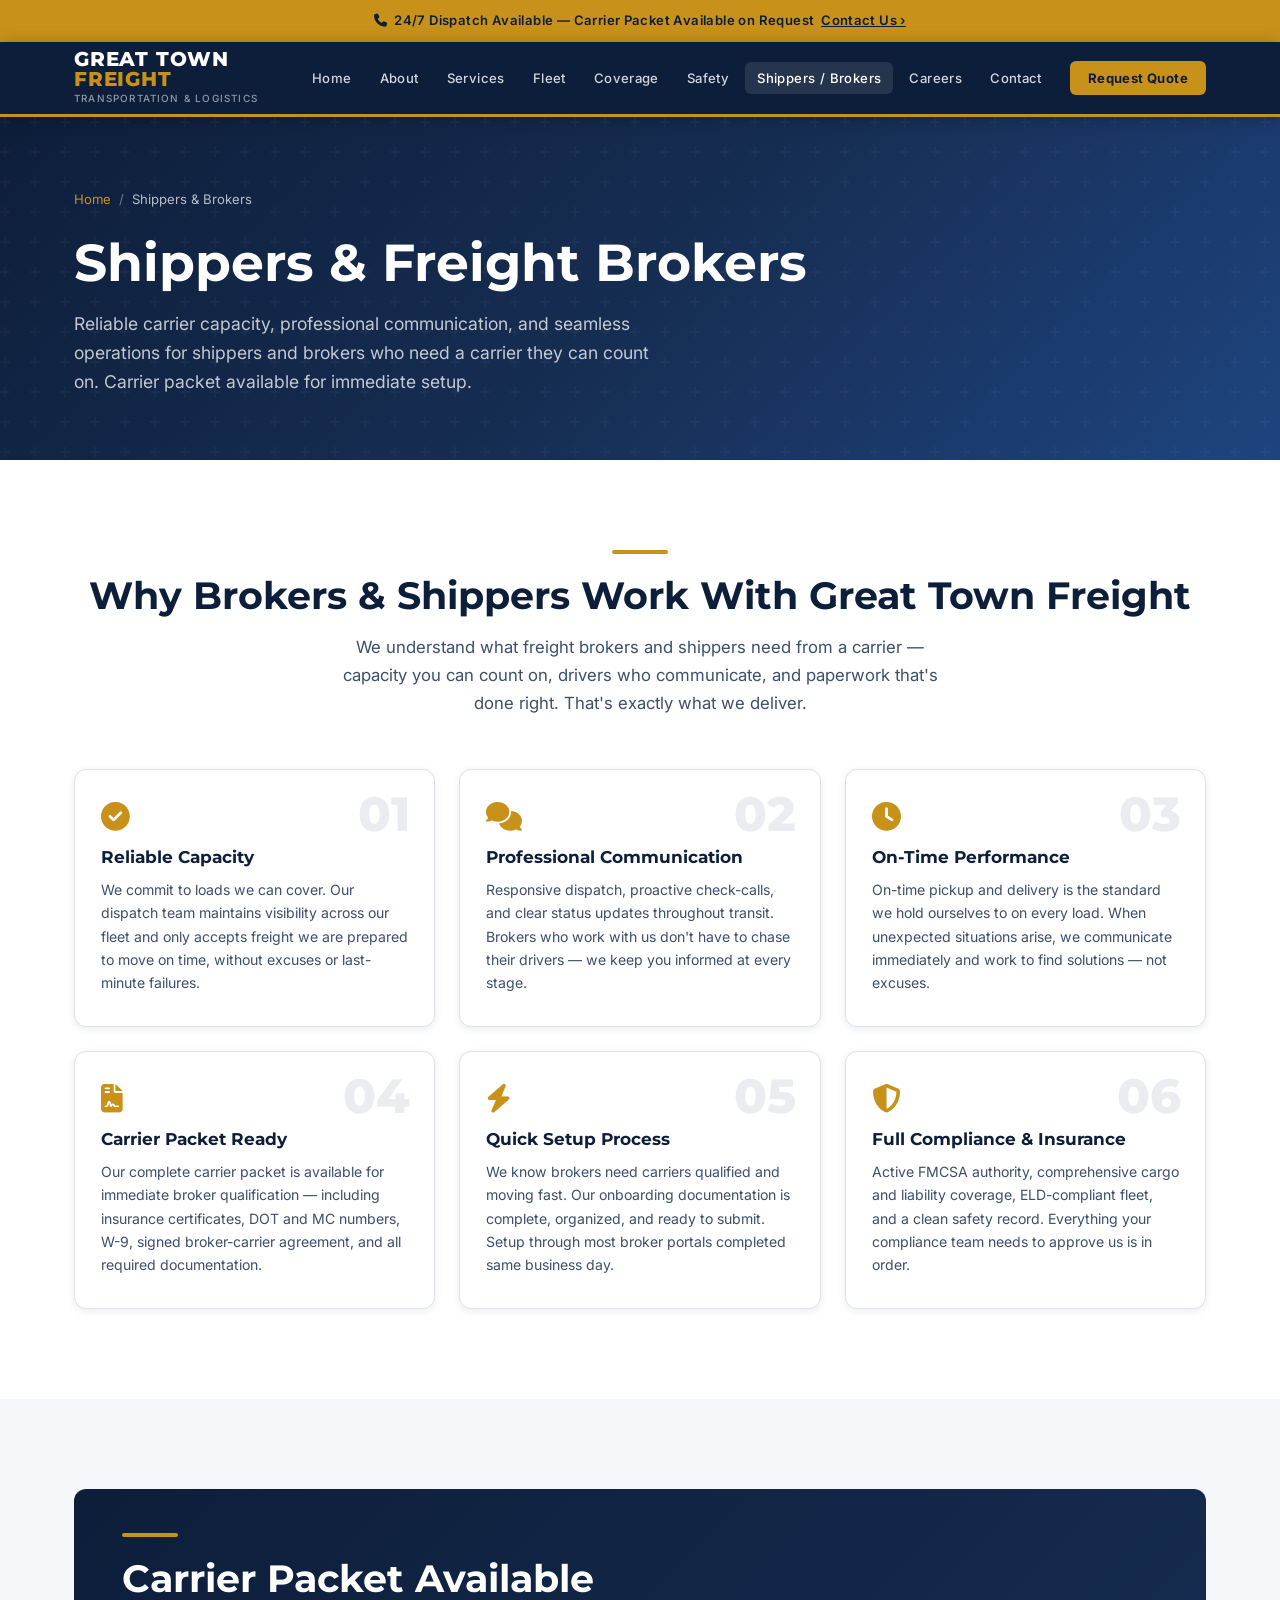
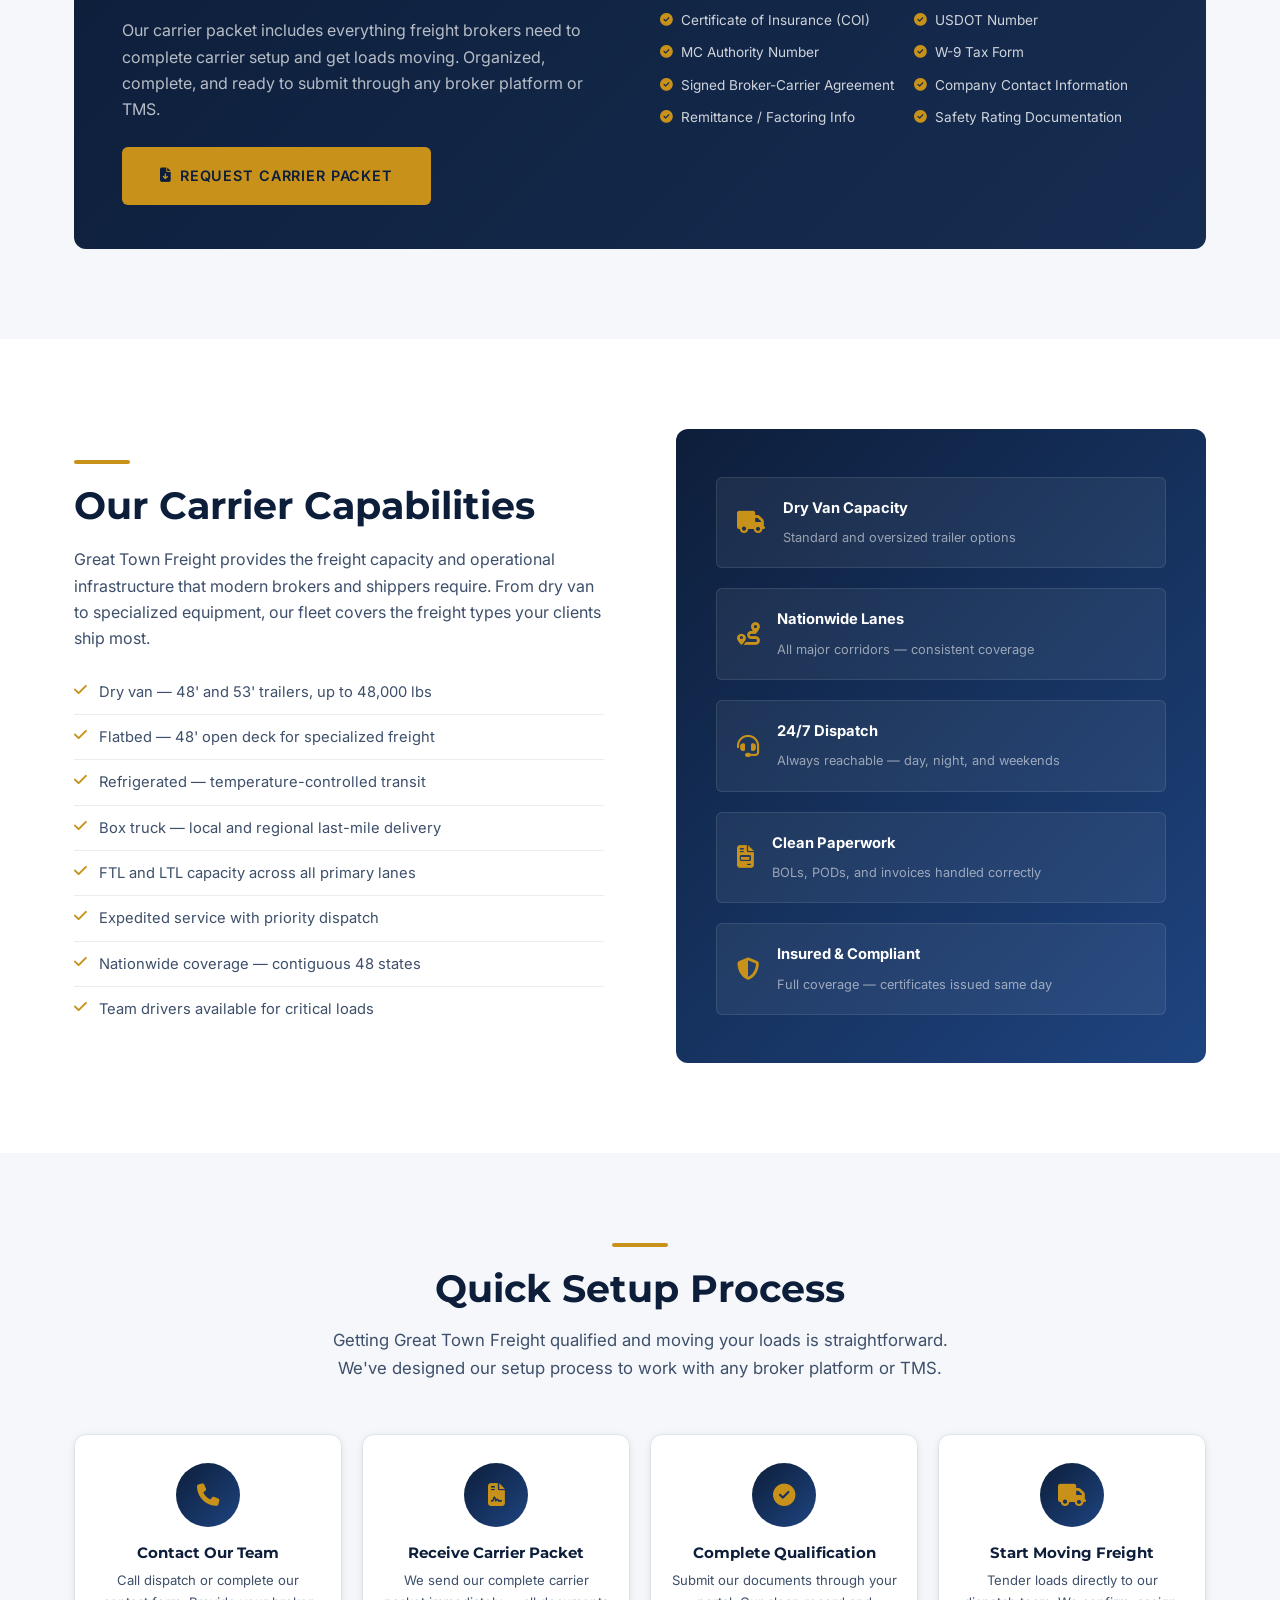
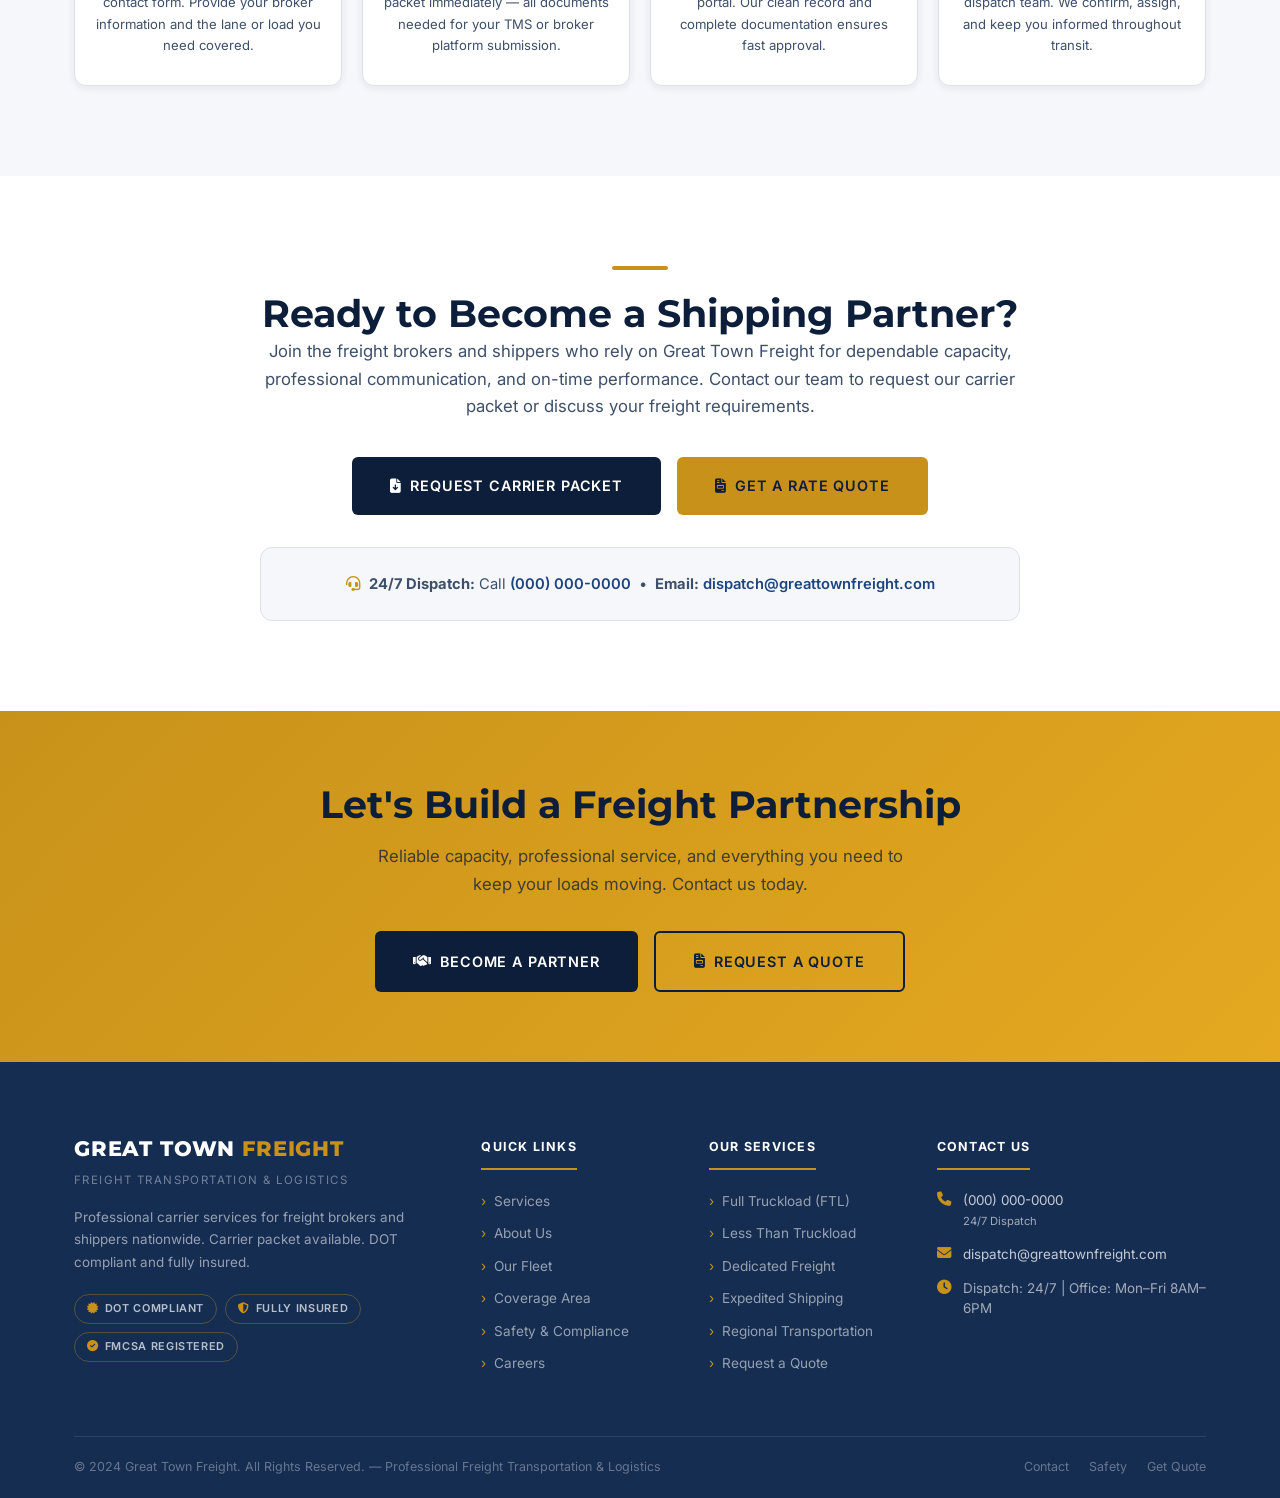
<file: shippers.html>
<!DOCTYPE html>
<html lang="en">
<head>
  <meta charset="UTF-8" />
  <meta name="viewport" content="width=device-width, initial-scale=1.0" />
  <meta name="description" content="Great Town Freight — Shippers & Freight Brokers. Reliable carrier capacity, professional communication, quick setup, carrier packet available. Become a shipping partner today." />
  <title>Shippers &amp; Brokers | Great Town Freight</title>
  <link rel="preconnect" href="https://fonts.googleapis.com" />
  <link rel="preconnect" href="https://fonts.gstatic.com" crossorigin />
  <link href="https://fonts.googleapis.com/css2?family=Inter:wght@400;500;600;700&family=Montserrat:wght@600;700;800&display=swap" rel="stylesheet" />
  <link rel="stylesheet" href="https://cdnjs.cloudflare.com/ajax/libs/font-awesome/6.5.0/css/all.min.css" />
  <link rel="stylesheet" href="css/styles.css" />
  <style>
    .broker-why-grid {
      display: grid;
      grid-template-columns: repeat(3, 1fr);
      gap: 24px;
    }
    .broker-card {
      background: var(--white);
      border: 1px solid var(--border);
      border-radius: var(--radius-lg);
      padding: 32px 26px;
      box-shadow: var(--shadow-sm);
      transition: all var(--transition);
      position: relative;
    }
    .broker-card:hover { box-shadow: var(--shadow-md); transform: translateY(-3px); }
    .broker-card .num {
      font-family: 'Montserrat', Arial, sans-serif;
      font-size: 3rem;
      font-weight: 800;
      color: var(--light-gray);
      line-height: 1;
      position: absolute;
      top: 20px; right: 24px;
    }
    .broker-card i { font-size: 1.8rem; color: var(--gold); margin-bottom: 16px; display: block; }
    .broker-card h3 { margin-bottom: 10px; font-size: 1.05rem; }
    .broker-card p  { font-size: 0.88rem; }
    .setup-steps {
      display: grid;
      grid-template-columns: repeat(4, 1fr);
      gap: 20px;
    }
    .setup-step {
      text-align: center;
      padding: 28px 20px;
      background: var(--white);
      border: 1px solid var(--border);
      border-radius: var(--radius-lg);
      box-shadow: var(--shadow-sm);
    }
    .setup-step .icon {
      width: 64px; height: 64px;
      background: linear-gradient(135deg, var(--navy), var(--blue));
      border-radius: 50%;
      display: flex;
      align-items: center;
      justify-content: center;
      margin: 0 auto 16px;
    }
    .setup-step .icon i { color: var(--gold); font-size: 1.4rem; }
    .setup-step h4 { margin-bottom: 8px; font-size: 0.95rem; }
    .setup-step p  { font-size: 0.82rem; }
    .packet-box {
      background: linear-gradient(135deg, var(--navy), var(--navy-mid));
      border-radius: var(--radius-lg);
      padding: 44px 48px;
      display: grid;
      grid-template-columns: 1fr 1fr;
      gap: 40px;
      align-items: center;
    }
    .packet-box h2 { color: var(--white); margin-bottom: 14px; }
    .packet-box p  { color: rgba(255,255,255,0.7); margin-bottom: 24px; }
    .packet-includes {
      display: grid;
      grid-template-columns: 1fr 1fr;
      gap: 10px;
    }
    .packet-includes li {
      display: flex;
      align-items: center;
      gap: 8px;
      color: rgba(255,255,255,0.8);
      font-size: 0.85rem;
    }
    .packet-includes li i { color: var(--gold); font-size: 0.8rem; }
    @media (max-width: 768px) {
      .broker-why-grid { grid-template-columns: 1fr; }
      .setup-steps { grid-template-columns: repeat(2, 1fr); }
      .packet-box { grid-template-columns: 1fr; padding: 32px 24px; }
      .packet-includes { grid-template-columns: 1fr; }
    }
    @media (max-width: 480px) {
      .setup-steps { grid-template-columns: 1fr; }
    }
  </style>
</head>
<body>

  <div class="alert-bar">
    <p><i class="fas fa-phone"></i>&nbsp; 24/7 Dispatch Available &mdash; Carrier Packet Available on Request &nbsp;<a href="contact.html">Contact Us &rsaquo;</a></p>
  </div>

  <nav class="site-nav">
    <div class="container">
      <div class="nav-inner">
        <a href="index.html" class="nav-logo">
          <span class="nav-logo-name">Great Town <span>Freight</span></span>
          <span class="nav-logo-tag">Transportation &amp; Logistics</span>
        </a>
        <ul class="nav-links">
          <li><a href="index.html">Home</a></li><li><a href="about.html">About</a></li>
          <li><a href="services.html">Services</a></li><li><a href="fleet.html">Fleet</a></li>
          <li><a href="coverage.html">Coverage</a></li><li><a href="safety.html">Safety</a></li>
          <li><a href="shippers.html" class="active">Shippers / Brokers</a></li><li><a href="careers.html">Careers</a></li>
          <li><a href="contact.html">Contact</a></li><li class="nav-cta"><a href="quote.html">Request Quote</a></li>
        </ul>
        <div class="nav-hamburger" onclick="toggleMenu()"><span></span><span></span><span></span></div>
      </div>
    </div>
    <div class="nav-mobile" id="mobileMenu">
      <a href="index.html">Home</a><a href="about.html">About</a><a href="services.html">Services</a>
      <a href="fleet.html">Fleet</a><a href="coverage.html">Coverage</a><a href="safety.html">Safety &amp; Compliance</a>
      <a href="shippers.html">Shippers / Brokers</a><a href="careers.html">Careers</a><a href="contact.html">Contact</a>
      <a href="quote.html" class="mobile-cta">Request Freight Quote</a>
    </div>
  </nav>

  <!-- Page Header -->
  <section class="page-header">
    <div class="container">
      <div class="page-header-content">
        <div class="breadcrumb">
          <a href="index.html">Home</a><span>/</span>
          <span style="color:rgba(255,255,255,0.7);">Shippers &amp; Brokers</span>
        </div>
        <h1>Shippers &amp; Freight Brokers</h1>
        <p>Reliable carrier capacity, professional communication, and seamless operations for shippers and brokers who need a carrier they can count on. Carrier packet available for immediate setup.</p>
      </div>
    </div>
  </section>

  <!-- Why Brokers Work With Us -->
  <section class="section-pad">
    <div class="container">
      <div class="section-header center">
        <span class="divider"></span>
        <h2>Why Brokers &amp; Shippers Work With Great Town Freight</h2>
        <p>We understand what freight brokers and shippers need from a carrier — capacity you can count on, drivers who communicate, and paperwork that's done right. That's exactly what we deliver.</p>
      </div>
      <div class="broker-why-grid">
        <div class="broker-card">
          <span class="num">01</span>
          <i class="fas fa-check-circle"></i>
          <h3>Reliable Capacity</h3>
          <p>We commit to loads we can cover. Our dispatch team maintains visibility across our fleet and only accepts freight we are prepared to move on time, without excuses or last-minute failures.</p>
        </div>
        <div class="broker-card">
          <span class="num">02</span>
          <i class="fas fa-comments"></i>
          <h3>Professional Communication</h3>
          <p>Responsive dispatch, proactive check-calls, and clear status updates throughout transit. Brokers who work with us don't have to chase their drivers — we keep you informed at every stage.</p>
        </div>
        <div class="broker-card">
          <span class="num">03</span>
          <i class="fas fa-clock"></i>
          <h3>On-Time Performance</h3>
          <p>On-time pickup and delivery is the standard we hold ourselves to on every load. When unexpected situations arise, we communicate immediately and work to find solutions — not excuses.</p>
        </div>
        <div class="broker-card">
          <span class="num">04</span>
          <i class="fas fa-file-contract"></i>
          <h3>Carrier Packet Ready</h3>
          <p>Our complete carrier packet is available for immediate broker qualification — including insurance certificates, DOT and MC numbers, W-9, signed broker-carrier agreement, and all required documentation.</p>
        </div>
        <div class="broker-card">
          <span class="num">05</span>
          <i class="fas fa-bolt"></i>
          <h3>Quick Setup Process</h3>
          <p>We know brokers need carriers qualified and moving fast. Our onboarding documentation is complete, organized, and ready to submit. Setup through most broker portals completed same business day.</p>
        </div>
        <div class="broker-card">
          <span class="num">06</span>
          <i class="fas fa-shield-halved"></i>
          <h3>Full Compliance &amp; Insurance</h3>
          <p>Active FMCSA authority, comprehensive cargo and liability coverage, ELD-compliant fleet, and a clean safety record. Everything your compliance team needs to approve us is in order.</p>
        </div>
      </div>
    </div>
  </section>

  <!-- Carrier Packet Section -->
  <section class="section-pad bg-light">
    <div class="container">
      <div class="packet-box">
        <div>
          <span class="divider" style="background:var(--gold);"></span>
          <h2>Carrier Packet Available</h2>
          <p>Our carrier packet includes everything freight brokers need to complete carrier setup and get loads moving. Organized, complete, and ready to submit through any broker platform or TMS.</p>
          <a href="contact.html" class="btn btn-primary btn-lg"><i class="fas fa-file-arrow-down"></i> Request Carrier Packet</a>
        </div>
        <div>
          <ul class="packet-includes">
            <li><i class="fas fa-check-circle"></i> Certificate of Insurance (COI)</li>
            <li><i class="fas fa-check-circle"></i> USDOT Number</li>
            <li><i class="fas fa-check-circle"></i> MC Authority Number</li>
            <li><i class="fas fa-check-circle"></i> W-9 Tax Form</li>
            <li><i class="fas fa-check-circle"></i> Signed Broker-Carrier Agreement</li>
            <li><i class="fas fa-check-circle"></i> Company Contact Information</li>
            <li><i class="fas fa-check-circle"></i> Remittance / Factoring Info</li>
            <li><i class="fas fa-check-circle"></i> Safety Rating Documentation</li>
          </ul>
        </div>
      </div>
    </div>
  </section>

  <!-- Our Capabilities -->
  <section class="section-pad">
    <div class="container">
      <div class="info-two-col">
        <div class="info-panel">
          <span class="divider"></span>
          <h2>Our Carrier Capabilities</h2>
          <p>Great Town Freight provides the freight capacity and operational infrastructure that modern brokers and shippers require. From dry van to specialized equipment, our fleet covers the freight types your clients ship most.</p>
          <ul class="check-list">
            <li><i class="fas fa-check"></i> Dry van — 48' and 53' trailers, up to 48,000 lbs</li>
            <li><i class="fas fa-check"></i> Flatbed — 48' open deck for specialized freight</li>
            <li><i class="fas fa-check"></i> Refrigerated — temperature-controlled transit</li>
            <li><i class="fas fa-check"></i> Box truck — local and regional last-mile delivery</li>
            <li><i class="fas fa-check"></i> FTL and LTL capacity across all primary lanes</li>
            <li><i class="fas fa-check"></i> Expedited service with priority dispatch</li>
            <li><i class="fas fa-check"></i> Nationwide coverage — contiguous 48 states</li>
            <li><i class="fas fa-check"></i> Team drivers available for critical loads</li>
          </ul>
        </div>
        <div class="info-graphic">
          <div class="info-graphic-item"><i class="fas fa-truck"></i><div><strong>Dry Van Capacity</strong><span>Standard and oversized trailer options</span></div></div>
          <div class="info-graphic-item"><i class="fas fa-route"></i><div><strong>Nationwide Lanes</strong><span>All major corridors — consistent coverage</span></div></div>
          <div class="info-graphic-item"><i class="fas fa-headset"></i><div><strong>24/7 Dispatch</strong><span>Always reachable — day, night, and weekends</span></div></div>
          <div class="info-graphic-item"><i class="fas fa-file-invoice"></i><div><strong>Clean Paperwork</strong><span>BOLs, PODs, and invoices handled correctly</span></div></div>
          <div class="info-graphic-item"><i class="fas fa-shield-halved"></i><div><strong>Insured &amp; Compliant</strong><span>Full coverage — certificates issued same day</span></div></div>
        </div>
      </div>
    </div>
  </section>

  <!-- Setup Process -->
  <section class="section-pad bg-light">
    <div class="container">
      <div class="section-header center">
        <span class="divider"></span>
        <h2>Quick Setup Process</h2>
        <p>Getting Great Town Freight qualified and moving your loads is straightforward. We've designed our setup process to work with any broker platform or TMS.</p>
      </div>
      <div class="setup-steps">
        <div class="setup-step">
          <div class="icon"><i class="fas fa-phone"></i></div>
          <h4>Contact Our Team</h4>
          <p>Call dispatch or complete our contact form. Provide your broker information and the lane or load you need covered.</p>
        </div>
        <div class="setup-step">
          <div class="icon"><i class="fas fa-file-contract"></i></div>
          <h4>Receive Carrier Packet</h4>
          <p>We send our complete carrier packet immediately — all documents needed for your TMS or broker platform submission.</p>
        </div>
        <div class="setup-step">
          <div class="icon"><i class="fas fa-check-circle"></i></div>
          <h4>Complete Qualification</h4>
          <p>Submit our documents through your portal. Our clean record and complete documentation ensures fast approval.</p>
        </div>
        <div class="setup-step">
          <div class="icon"><i class="fas fa-truck"></i></div>
          <h4>Start Moving Freight</h4>
          <p>Tender loads directly to our dispatch team. We confirm, assign, and keep you informed throughout transit.</p>
        </div>
      </div>
    </div>
  </section>

  <!-- Partnership CTA -->
  <section class="section-pad">
    <div class="container">
      <div style="max-width:760px; margin:0 auto; text-align:center;">
        <span class="divider" style="margin:0 auto 20px;"></span>
        <h2>Ready to Become a Shipping Partner?</h2>
        <p style="font-size:1.05rem; margin-bottom:36px;">Join the freight brokers and shippers who rely on Great Town Freight for dependable capacity, professional communication, and on-time performance. Contact our team to request our carrier packet or discuss your freight requirements.</p>
        <div style="display:flex; gap:16px; justify-content:center; flex-wrap:wrap;">
          <a href="contact.html" class="btn btn-navy btn-lg"><i class="fas fa-file-arrow-down"></i> Request Carrier Packet</a>
          <a href="quote.html" class="btn btn-primary btn-lg"><i class="fas fa-file-invoice"></i> Get a Rate Quote</a>
        </div>
        <div style="margin-top:32px; padding:24px; background:var(--off-white); border-radius:var(--radius-lg); border:1px solid var(--border);">
          <p style="margin:0; font-size:0.92rem;"><i class="fas fa-headset" style="color:var(--gold); margin-right:8px;"></i><strong>24/7 Dispatch:</strong> Call <a href="tel:+10000000000" style="color:var(--blue); font-weight:600;">(000) 000-0000</a> &nbsp;&bull;&nbsp; <strong>Email:</strong> <a href="mailto:dispatch@greattownfreight.com" style="color:var(--blue); font-weight:600;">dispatch@greattownfreight.com</a></p>
        </div>
      </div>
    </div>
  </section>

  <!-- CTA Banner -->
  <section class="cta-banner">
    <div class="container">
      <h2>Let's Build a Freight Partnership</h2>
      <p>Reliable capacity, professional service, and everything you need to keep your loads moving. Contact us today.</p>
      <div class="cta-banner-btns">
        <a href="contact.html" class="btn btn-navy btn-lg"><i class="fas fa-handshake"></i> Become a Partner</a>
        <a href="quote.html" class="btn btn-outline btn-lg"><i class="fas fa-file-invoice"></i> Request a Quote</a>
      </div>
    </div>
  </section>

  <!-- Footer -->
  <footer class="site-footer">
    <div class="container">
      <div class="footer-grid">
        <div class="footer-col">
          <div class="footer-brand-name">Great Town <span>Freight</span></div>
          <div class="footer-tagline">Freight Transportation &amp; Logistics</div>
          <p class="footer-desc">Professional carrier services for freight brokers and shippers nationwide. Carrier packet available. DOT compliant and fully insured.</p>
          <div class="footer-trust-badges">
            <span class="trust-badge"><i class="fas fa-certificate"></i> DOT Compliant</span>
            <span class="trust-badge"><i class="fas fa-shield-halved"></i> Fully Insured</span>
            <span class="trust-badge"><i class="fas fa-check-circle"></i> FMCSA Registered</span>
          </div>
        </div>
        <div class="footer-col">
          <div class="footer-col-title">Quick Links</div>
          <ul class="footer-links">
            <li><a href="services.html">Services</a></li><li><a href="about.html">About Us</a></li>
            <li><a href="fleet.html">Our Fleet</a></li><li><a href="coverage.html">Coverage Area</a></li>
            <li><a href="safety.html">Safety &amp; Compliance</a></li><li><a href="careers.html">Careers</a></li>
          </ul>
        </div>
        <div class="footer-col">
          <div class="footer-col-title">Our Services</div>
          <ul class="footer-links">
            <li><a href="services.html">Full Truckload (FTL)</a></li><li><a href="services.html">Less Than Truckload</a></li>
            <li><a href="services.html">Dedicated Freight</a></li><li><a href="services.html">Expedited Shipping</a></li>
            <li><a href="services.html">Regional Transportation</a></li><li><a href="quote.html">Request a Quote</a></li>
          </ul>
        </div>
        <div class="footer-col">
          <div class="footer-col-title">Contact Us</div>
          <div class="footer-contact-item"><i class="fas fa-phone"></i><span><a href="tel:+10000000000">(000) 000-0000</a><br><small>24/7 Dispatch</small></span></div>
          <div class="footer-contact-item"><i class="fas fa-envelope"></i><span><a href="mailto:dispatch@greattownfreight.com">dispatch@greattownfreight.com</a></span></div>
          <div class="footer-contact-item"><i class="fas fa-clock"></i><span>Dispatch: 24/7 | Office: Mon–Fri 8AM–6PM</span></div>
        </div>
      </div>
      <div class="footer-bottom">
        <p>&copy; 2024 Great Town Freight. All Rights Reserved. &mdash; Professional Freight Transportation &amp; Logistics</p>
        <div class="footer-bottom-links"><a href="contact.html">Contact</a><a href="safety.html">Safety</a><a href="quote.html">Get Quote</a></div>
      </div>
    </div>
  </footer>
  <script>function toggleMenu(){var m=document.getElementById('mobileMenu');m.style.display=m.style.display==='flex'?'none':'flex';}</script>
</body>
</html>
</file>
<file: css/styles.css>
/* ============================================================
   GREAT TOWN FREIGHT — Corporate Stylesheet
   Version 1.0
   ============================================================ */

/* ── Custom Properties ────────────────────────────────────── */
:root {
  --navy:        #0d1e3a;
  --navy-mid:    #162d52;
  --blue:        #1e4480;
  --blue-light:  #2a5ba8;
  --gold:        #c8921a;
  --gold-light:  #e5a820;
  --white:       #ffffff;
  --off-white:   #f5f7fa;
  --light-gray:  #eaecf0;
  --mid-gray:    #d1d5db;
  --text-dark:   #1a2332;
  --text-mid:    #3d4f6a;
  --text-light:  #6b7a94;
  --border:      #dde2ea;
  --shadow-sm:   0 2px 8px rgba(13,30,58,0.08);
  --shadow-md:   0 4px 20px rgba(13,30,58,0.12);
  --shadow-lg:   0 8px 40px rgba(13,30,58,0.16);
  --radius:      6px;
  --radius-lg:   12px;
  --transition:  0.25s ease;
}

/* ── Reset & Base ─────────────────────────────────────────── */
*, *::before, *::after { box-sizing: border-box; margin: 0; padding: 0; }
html { scroll-behavior: smooth; font-size: 16px; }
body {
  font-family: 'Inter', 'Segoe UI', Arial, sans-serif;
  color: var(--text-dark);
  line-height: 1.65;
  background: var(--white);
  -webkit-font-smoothing: antialiased;
}
img { max-width: 100%; display: block; }
a { color: inherit; text-decoration: none; }
ul { list-style: none; }
button, input, select, textarea {
  font-family: inherit;
  font-size: inherit;
  border: none;
  outline: none;
}

/* ── Typography ───────────────────────────────────────────── */
h1, h2, h3, h4, h5 {
  font-family: 'Montserrat', 'Segoe UI', Arial, sans-serif;
  font-weight: 700;
  line-height: 1.25;
  color: var(--navy);
}
h1 { font-size: clamp(2rem, 4.5vw, 3.25rem); }
h2 { font-size: clamp(1.6rem, 3vw, 2.4rem); }
h3 { font-size: clamp(1.15rem, 2vw, 1.5rem); }
h4 { font-size: 1.1rem; }
p  { color: var(--text-mid); margin-bottom: 1rem; }
p:last-child { margin-bottom: 0; }

/* ── Utility ──────────────────────────────────────────────── */
.container       { max-width: 1180px; margin: 0 auto; padding: 0 24px; }
.section-pad     { padding: 90px 0; }
.section-pad-sm  { padding: 60px 0; }
.text-center     { text-align: center; }
.text-white      { color: var(--white) !important; }
.text-gold       { color: var(--gold); }
.bg-navy         { background: var(--navy); }
.bg-light        { background: var(--off-white); }
.mt-8  { margin-top: 8px; }
.mt-16 { margin-top: 16px; }
.mt-24 { margin-top: 24px; }
.mt-40 { margin-top: 40px; }

.section-header { margin-bottom: 52px; }
.section-header h2 { margin-bottom: 14px; }
.section-header p  { font-size: 1.05rem; max-width: 620px; }
.section-header.center { text-align: center; }
.section-header.center p { margin: 0 auto; }

.divider {
  display: block;
  width: 56px; height: 4px;
  background: var(--gold);
  border-radius: 2px;
  margin-bottom: 18px;
}
.section-header.center .divider { margin: 0 auto 18px; }

/* ── Buttons ──────────────────────────────────────────────── */
.btn {
  display: inline-flex;
  align-items: center;
  gap: 8px;
  padding: 14px 30px;
  border-radius: var(--radius);
  font-weight: 600;
  font-size: 0.95rem;
  cursor: pointer;
  transition: all var(--transition);
  letter-spacing: 0.02em;
  text-transform: uppercase;
  font-size: 0.85rem;
  letter-spacing: 0.06em;
}
.btn-primary {
  background: var(--gold);
  color: var(--navy);
}
.btn-primary:hover { background: var(--gold-light); transform: translateY(-2px); box-shadow: 0 6px 20px rgba(200,146,26,0.35); }
.btn-secondary {
  background: transparent;
  color: var(--white);
  border: 2px solid rgba(255,255,255,0.7);
}
.btn-secondary:hover { background: rgba(255,255,255,0.12); border-color: var(--white); transform: translateY(-2px); }
.btn-outline {
  background: transparent;
  color: var(--navy);
  border: 2px solid var(--navy);
}
.btn-outline:hover { background: var(--navy); color: var(--white); }
.btn-navy {
  background: var(--navy);
  color: var(--white);
}
.btn-navy:hover { background: var(--navy-mid); transform: translateY(-2px); box-shadow: var(--shadow-md); }
.btn-lg { padding: 17px 38px; font-size: 0.9rem; }

/* ── Navigation ───────────────────────────────────────────── */
.site-nav {
  position: sticky;
  top: 0;
  z-index: 1000;
  background: var(--navy);
  border-bottom: 3px solid var(--gold);
  box-shadow: 0 2px 16px rgba(0,0,0,0.25);
}
.nav-inner {
  display: flex;
  align-items: center;
  justify-content: space-between;
  height: 72px;
}
.nav-logo { display: flex; flex-direction: column; gap: 1px; }
.nav-logo-name {
  font-family: 'Montserrat', Arial, sans-serif;
  font-size: 1.25rem;
  font-weight: 800;
  color: var(--white);
  letter-spacing: 0.04em;
  text-transform: uppercase;
  line-height: 1;
}
.nav-logo-name span { color: var(--gold); }
.nav-logo-tag {
  font-size: 0.62rem;
  font-weight: 500;
  color: rgba(255,255,255,0.55);
  letter-spacing: 0.12em;
  text-transform: uppercase;
}
.nav-links {
  display: flex;
  align-items: center;
  gap: 4px;
}
.nav-links a {
  color: rgba(255,255,255,0.82);
  font-size: 0.82rem;
  font-weight: 500;
  padding: 8px 12px;
  border-radius: var(--radius);
  transition: all var(--transition);
  letter-spacing: 0.03em;
  white-space: nowrap;
}
.nav-links a:hover,
.nav-links a.active { color: var(--white); background: rgba(255,255,255,0.1); }
.nav-cta { margin-left: 12px; }
.nav-cta a {
  background: var(--gold) !important;
  color: var(--navy) !important;
  font-weight: 700 !important;
  padding: 9px 18px !important;
}
.nav-cta a:hover { background: var(--gold-light) !important; }
.nav-hamburger {
  display: none;
  flex-direction: column;
  gap: 5px;
  cursor: pointer;
  padding: 8px;
}
.nav-hamburger span {
  display: block;
  width: 26px; height: 2px;
  background: var(--white);
  border-radius: 2px;
  transition: all var(--transition);
}
.nav-mobile {
  display: none;
  flex-direction: column;
  background: var(--navy-mid);
  border-top: 1px solid rgba(255,255,255,0.1);
  padding: 12px 0;
}
.nav-mobile a {
  color: rgba(255,255,255,0.85);
  padding: 12px 24px;
  font-size: 0.9rem;
  font-weight: 500;
  border-bottom: 1px solid rgba(255,255,255,0.06);
  display: block;
  transition: all var(--transition);
}
.nav-mobile a:hover { color: var(--white); background: rgba(255,255,255,0.07); }
.nav-mobile a.mobile-cta {
  color: var(--navy);
  background: var(--gold);
  margin: 12px 24px 4px;
  border-radius: var(--radius);
  text-align: center;
  font-weight: 700;
  border-bottom: none;
}

/* ── Page Header (inner pages) ────────────────────────────── */
.page-header {
  background: linear-gradient(135deg, var(--navy) 0%, var(--navy-mid) 50%, var(--blue) 100%);
  padding: 72px 0 64px;
  position: relative;
  overflow: hidden;
}
.page-header::before {
  content: '';
  position: absolute;
  inset: 0;
  background: url("data:image/svg+xml,%3Csvg width='60' height='60' viewBox='0 0 60 60' xmlns='http://www.w3.org/2000/svg'%3E%3Cg fill='none' fill-rule='evenodd'%3E%3Cg fill='%23ffffff' fill-opacity='0.03'%3E%3Cpath d='M36 34v-4h-2v4h-4v2h4v4h2v-4h4v-2h-4zm0-30V0h-2v4h-4v2h4v4h2V6h4V4h-4zM6 34v-4H4v4H0v2h4v4h2v-4h4v-2H6zM6 4V0H4v4H0v2h4v4h2V6h4V4H6z'/%3E%3C/g%3E%3C/g%3E%3C/svg%3E");
}
.page-header-content { position: relative; z-index: 1; }
.page-header h1 { color: var(--white); margin-bottom: 14px; }
.page-header p  { color: rgba(255,255,255,0.75); font-size: 1.1rem; max-width: 580px; }
.breadcrumb {
  display: flex;
  align-items: center;
  gap: 8px;
  margin-bottom: 20px;
  font-size: 0.82rem;
  color: rgba(255,255,255,0.5);
}
.breadcrumb a { color: var(--gold); }
.breadcrumb span { color: rgba(255,255,255,0.4); }

/* ── Hero ─────────────────────────────────────────────────── */
.hero {
  background: linear-gradient(135deg, var(--navy) 0%, var(--navy-mid) 45%, var(--blue) 100%);
  min-height: 86vh;
  display: flex;
  align-items: center;
  position: relative;
  overflow: hidden;
}
.hero::before {
  content: '';
  position: absolute;
  inset: 0;
  background: url("data:image/svg+xml,%3Csvg width='80' height='80' viewBox='0 0 80 80' xmlns='http://www.w3.org/2000/svg'%3E%3Cg fill='none' fill-rule='evenodd'%3E%3Cg fill='%23ffffff' fill-opacity='0.025'%3E%3Cpath d='M50 50c0-5.523 4.477-10 10-10s10 4.477 10 10-4.477 10-10 10c0 5.523-4.477 10-10 10s-10-4.477-10-10 4.477-10 10-10zM10 10c0-5.523 4.477-10 10-10s10 4.477 10 10-4.477 10-10 10c0 5.523-4.477 10-10 10S0 25.523 0 20s4.477-10 10-10z' /%3E%3C/g%3E%3C/g%3E%3C/svg%3E");
}
.hero::after {
  content: '';
  position: absolute;
  bottom: 0; left: 0; right: 0;
  height: 5px;
  background: linear-gradient(90deg, var(--gold) 0%, var(--gold-light) 50%, var(--gold) 100%);
}
.hero-inner {
  position: relative;
  z-index: 1;
  display: grid;
  grid-template-columns: 1fr 1fr;
  gap: 64px;
  align-items: center;
  padding: 80px 0;
}
.hero-badge {
  display: inline-flex;
  align-items: center;
  gap: 8px;
  background: rgba(200,146,26,0.18);
  border: 1px solid rgba(200,146,26,0.4);
  color: var(--gold-light);
  font-size: 0.75rem;
  font-weight: 600;
  letter-spacing: 0.1em;
  text-transform: uppercase;
  padding: 7px 16px;
  border-radius: 50px;
  margin-bottom: 24px;
}
.hero h1 {
  color: var(--white);
  margin-bottom: 8px;
}
.hero h1 span { color: var(--gold); }
.hero-subtitle {
  font-size: 1.25rem;
  color: rgba(255,255,255,0.7);
  font-weight: 400;
  margin-bottom: 32px;
  line-height: 1.5;
}
.hero-ctas { display: flex; gap: 16px; flex-wrap: wrap; margin-bottom: 48px; }
.hero-stats {
  display: flex;
  gap: 32px;
  padding-top: 32px;
  border-top: 1px solid rgba(255,255,255,0.12);
}
.hero-stat-item { text-align: center; }
.hero-stat-num {
  font-family: 'Montserrat', Arial, sans-serif;
  font-size: 1.8rem;
  font-weight: 800;
  color: var(--gold);
  line-height: 1;
  margin-bottom: 4px;
}
.hero-stat-label { font-size: 0.7rem; color: rgba(255,255,255,0.5); text-transform: uppercase; letter-spacing: 0.08em; }
.hero-visual {
  display: flex;
  flex-direction: column;
  gap: 16px;
}
.hero-truck-graphic {
  background: rgba(255,255,255,0.04);
  border: 1px solid rgba(255,255,255,0.1);
  border-radius: var(--radius-lg);
  padding: 40px;
  display: flex;
  flex-direction: column;
  align-items: center;
  justify-content: center;
  min-height: 220px;
  backdrop-filter: blur(8px);
}
.truck-icon-svg { width: 100%; max-width: 340px; }
.hero-info-cards {
  display: grid;
  grid-template-columns: 1fr 1fr;
  gap: 12px;
}
.hero-info-card {
  background: rgba(255,255,255,0.06);
  border: 1px solid rgba(255,255,255,0.1);
  border-radius: var(--radius);
  padding: 16px 18px;
  display: flex;
  align-items: center;
  gap: 12px;
}
.hero-info-card i { color: var(--gold); font-size: 1.2rem; }
.hero-info-card-text strong {
  display: block;
  color: var(--white);
  font-size: 0.85rem;
  font-weight: 600;
}
.hero-info-card-text span { color: rgba(255,255,255,0.5); font-size: 0.75rem; }

/* ── Credibility Bar ──────────────────────────────────────── */
.cred-bar {
  background: var(--white);
  border-bottom: 1px solid var(--border);
  box-shadow: var(--shadow-sm);
  padding: 22px 0;
}
.cred-bar-inner {
  display: flex;
  align-items: center;
  justify-content: space-between;
  gap: 12px;
  flex-wrap: wrap;
}
.cred-item {
  display: flex;
  align-items: center;
  gap: 10px;
  padding: 10px 20px;
  border-right: 1px solid var(--border);
  flex: 1;
  min-width: 140px;
  justify-content: center;
}
.cred-item:last-child { border-right: none; }
.cred-item i { color: var(--gold); font-size: 1.3rem; }
.cred-item-text strong {
  display: block;
  font-size: 0.8rem;
  font-weight: 700;
  color: var(--navy);
  text-transform: uppercase;
  letter-spacing: 0.04em;
  line-height: 1.2;
}
.cred-item-text span { font-size: 0.7rem; color: var(--text-light); }

/* ── Service Cards ────────────────────────────────────────── */
.services-grid {
  display: grid;
  grid-template-columns: repeat(3, 1fr);
  gap: 24px;
}
.service-card {
  background: var(--white);
  border: 1px solid var(--border);
  border-radius: var(--radius-lg);
  padding: 32px 28px;
  transition: all var(--transition);
  position: relative;
  overflow: hidden;
}
.service-card::before {
  content: '';
  position: absolute;
  top: 0; left: 0; right: 0;
  height: 3px;
  background: var(--gold);
  transform: scaleX(0);
  transition: transform var(--transition);
  transform-origin: left;
}
.service-card:hover { box-shadow: var(--shadow-lg); transform: translateY(-4px); border-color: transparent; }
.service-card:hover::before { transform: scaleX(1); }
.service-icon {
  width: 56px; height: 56px;
  background: linear-gradient(135deg, var(--navy), var(--blue));
  border-radius: var(--radius);
  display: flex;
  align-items: center;
  justify-content: center;
  margin-bottom: 20px;
}
.service-icon i { color: var(--gold); font-size: 1.4rem; }
.service-card h3 { margin-bottom: 10px; font-size: 1.1rem; }
.service-card p  { font-size: 0.9rem; line-height: 1.6; margin-bottom: 16px; }
.service-card a  {
  font-size: 0.82rem;
  font-weight: 600;
  color: var(--blue);
  text-transform: uppercase;
  letter-spacing: 0.05em;
  display: flex;
  align-items: center;
  gap: 6px;
}
.service-card a:hover { color: var(--gold); }

/* ── Coverage Section ─────────────────────────────────────── */
.coverage-section { background: var(--navy); }
.coverage-inner {
  display: grid;
  grid-template-columns: 1fr 1fr;
  gap: 72px;
  align-items: center;
}
.coverage-content h2 { color: var(--white); margin-bottom: 16px; }
.coverage-content .divider { background: var(--gold); }
.coverage-content p { color: rgba(255,255,255,0.7); margin-bottom: 24px; }
.coverage-list {
  display: grid;
  grid-template-columns: 1fr 1fr;
  gap: 10px;
  margin-bottom: 32px;
}
.coverage-list li {
  display: flex;
  align-items: center;
  gap: 8px;
  color: rgba(255,255,255,0.8);
  font-size: 0.9rem;
}
.coverage-list li i { color: var(--gold); font-size: 0.85rem; }
.map-container {
  background: rgba(255,255,255,0.04);
  border: 1px solid rgba(255,255,255,0.1);
  border-radius: var(--radius-lg);
  padding: 24px;
  min-height: 320px;
  display: flex;
  flex-direction: column;
  align-items: center;
  justify-content: center;
}
.us-map-svg { width: 100%; max-width: 460px; }

/* ── Why Choose ───────────────────────────────────────────── */
.why-grid {
  display: grid;
  grid-template-columns: repeat(3, 1fr);
  gap: 28px;
}
.why-card {
  background: var(--off-white);
  border-radius: var(--radius-lg);
  padding: 32px 26px;
  border-left: 4px solid var(--gold);
  transition: all var(--transition);
}
.why-card:hover { background: var(--white); box-shadow: var(--shadow-md); }
.why-card i { font-size: 1.8rem; color: var(--navy); margin-bottom: 16px; display: block; }
.why-card h3 { margin-bottom: 10px; font-size: 1.05rem; }
.why-card p  { font-size: 0.88rem; }

/* ── Stats Bar ────────────────────────────────────────────── */
.stats-bar {
  background: linear-gradient(135deg, var(--navy) 0%, var(--blue) 100%);
  padding: 56px 0;
}
.stats-grid {
  display: grid;
  grid-template-columns: repeat(4, 1fr);
  gap: 32px;
  text-align: center;
}
.stat-item { position: relative; }
.stat-item:not(:last-child)::after {
  content: '';
  position: absolute;
  right: 0; top: 50%;
  transform: translateY(-50%);
  width: 1px; height: 60%;
  background: rgba(255,255,255,0.15);
}
.stat-num {
  font-family: 'Montserrat', Arial, sans-serif;
  font-size: 2.8rem;
  font-weight: 800;
  color: var(--gold);
  line-height: 1;
  margin-bottom: 8px;
}
.stat-label {
  color: rgba(255,255,255,0.65);
  font-size: 0.82rem;
  text-transform: uppercase;
  letter-spacing: 0.08em;
}

/* ── Partner CTA Section ──────────────────────────────────── */
.partner-section {
  background: var(--off-white);
  border-top: 1px solid var(--border);
  border-bottom: 1px solid var(--border);
}
.partner-inner {
  display: grid;
  grid-template-columns: 1fr 1fr;
  gap: 48px;
}
.partner-card {
  background: var(--white);
  border-radius: var(--radius-lg);
  padding: 44px 40px;
  border: 1px solid var(--border);
  box-shadow: var(--shadow-sm);
}
.partner-card h3 { font-size: 1.35rem; margin-bottom: 14px; }
.partner-card p  { margin-bottom: 28px; }
.partner-card-icon {
  width: 60px; height: 60px;
  background: linear-gradient(135deg, var(--navy), var(--blue));
  border-radius: var(--radius);
  display: flex;
  align-items: center;
  justify-content: center;
  margin-bottom: 24px;
}
.partner-card-icon i { color: var(--gold); font-size: 1.6rem; }

/* ── Fleet Cards ──────────────────────────────────────────── */
.fleet-grid {
  display: grid;
  grid-template-columns: repeat(2, 1fr);
  gap: 28px;
}
.fleet-card {
  background: var(--white);
  border: 1px solid var(--border);
  border-radius: var(--radius-lg);
  overflow: hidden;
  box-shadow: var(--shadow-sm);
  transition: all var(--transition);
}
.fleet-card:hover { box-shadow: var(--shadow-lg); transform: translateY(-4px); }
.fleet-card-header {
  background: linear-gradient(135deg, var(--navy), var(--blue));
  padding: 36px 32px;
  display: flex;
  align-items: center;
  gap: 20px;
}
.fleet-card-header i { color: var(--gold); font-size: 2.2rem; }
.fleet-card-header h3 { color: var(--white); margin: 0; }
.fleet-card-header p  { color: rgba(255,255,255,0.6); font-size: 0.82rem; margin: 4px 0 0; }
.fleet-card-body { padding: 28px 32px; }
.fleet-specs {
  display: grid;
  grid-template-columns: 1fr 1fr;
  gap: 14px;
  margin-bottom: 20px;
}
.fleet-spec {
  display: flex;
  flex-direction: column;
  gap: 2px;
}
.fleet-spec label {
  font-size: 0.7rem;
  font-weight: 700;
  text-transform: uppercase;
  letter-spacing: 0.08em;
  color: var(--text-light);
}
.fleet-spec span {
  font-size: 0.9rem;
  font-weight: 600;
  color: var(--text-dark);
}
.fleet-features { margin-top: 16px; }
.fleet-features li {
  display: flex;
  align-items: center;
  gap: 8px;
  padding: 6px 0;
  font-size: 0.88rem;
  color: var(--text-mid);
  border-bottom: 1px solid var(--light-gray);
}
.fleet-features li:last-child { border-bottom: none; }
.fleet-features li i { color: var(--gold); font-size: 0.8rem; }

/* ── Safety Cards ─────────────────────────────────────────── */
.safety-grid {
  display: grid;
  grid-template-columns: repeat(3, 1fr);
  gap: 24px;
}
.safety-card {
  background: var(--white);
  border: 1px solid var(--border);
  border-radius: var(--radius-lg);
  padding: 32px 26px;
  text-align: center;
  box-shadow: var(--shadow-sm);
  transition: all var(--transition);
}
.safety-card:hover { box-shadow: var(--shadow-md); transform: translateY(-3px); }
.safety-icon {
  width: 72px; height: 72px;
  background: linear-gradient(135deg, var(--navy), var(--blue));
  border-radius: 50%;
  display: flex;
  align-items: center;
  justify-content: center;
  margin: 0 auto 20px;
}
.safety-icon i { color: var(--gold); font-size: 1.7rem; }
.safety-card h3 { margin-bottom: 10px; font-size: 1.05rem; }
.safety-card p  { font-size: 0.88rem; }

/* ── Compliance Banner ────────────────────────────────────── */
.compliance-banner {
  background: linear-gradient(135deg, var(--navy), var(--navy-mid));
  padding: 56px 0;
}
.compliance-items {
  display: grid;
  grid-template-columns: repeat(5, 1fr);
  gap: 24px;
  text-align: center;
}
.compliance-item i { color: var(--gold); font-size: 1.8rem; margin-bottom: 12px; display: block; }
.compliance-item strong {
  display: block;
  color: var(--white);
  font-size: 0.85rem;
  font-weight: 700;
  text-transform: uppercase;
  letter-spacing: 0.05em;
  margin-bottom: 6px;
}
.compliance-item span { color: rgba(255,255,255,0.5); font-size: 0.75rem; }

/* ── Info Sections ────────────────────────────────────────── */
.info-two-col {
  display: grid;
  grid-template-columns: 1fr 1fr;
  gap: 72px;
  align-items: center;
}
.info-two-col.reverse { direction: rtl; }
.info-two-col.reverse > * { direction: ltr; }
.info-panel { }
.info-panel h2 { margin-bottom: 16px; }
.info-panel p  { margin-bottom: 18px; }
.check-list { }
.check-list li {
  display: flex;
  align-items: flex-start;
  gap: 12px;
  padding: 10px 0;
  border-bottom: 1px solid var(--light-gray);
  color: var(--text-mid);
  font-size: 0.92rem;
}
.check-list li:last-child { border-bottom: none; }
.check-list li i { color: var(--gold); margin-top: 3px; flex-shrink: 0; }
.info-graphic {
  background: linear-gradient(135deg, var(--navy), var(--blue));
  border-radius: var(--radius-lg);
  padding: 48px 40px;
  display: flex;
  flex-direction: column;
  gap: 20px;
}
.info-graphic-item {
  display: flex;
  align-items: center;
  gap: 18px;
  background: rgba(255,255,255,0.06);
  border: 1px solid rgba(255,255,255,0.1);
  border-radius: var(--radius);
  padding: 18px 20px;
}
.info-graphic-item i { color: var(--gold); font-size: 1.4rem; flex-shrink: 0; }
.info-graphic-item strong { display: block; color: var(--white); font-size: 0.92rem; margin-bottom: 3px; }
.info-graphic-item span  { color: rgba(255,255,255,0.55); font-size: 0.8rem; }

/* ── Process Steps ────────────────────────────────────────── */
.process-steps {
  display: grid;
  grid-template-columns: repeat(4, 1fr);
  gap: 24px;
  position: relative;
}
.process-steps::before {
  content: '';
  position: absolute;
  top: 36px; left: 12%;
  right: 12%;
  height: 2px;
  background: var(--light-gray);
  z-index: 0;
}
.process-step {
  text-align: center;
  position: relative;
  z-index: 1;
}
.step-num {
  width: 72px; height: 72px;
  background: var(--navy);
  color: var(--gold);
  font-family: 'Montserrat', Arial, sans-serif;
  font-size: 1.35rem;
  font-weight: 800;
  border-radius: 50%;
  display: flex;
  align-items: center;
  justify-content: center;
  margin: 0 auto 20px;
  border: 3px solid var(--gold);
  position: relative;
  z-index: 1;
}
.process-step h4 { margin-bottom: 8px; font-size: 0.95rem; }
.process-step p  { font-size: 0.84rem; }

/* ── Carrier Benefits ─────────────────────────────────────── */
.benefits-grid {
  display: grid;
  grid-template-columns: repeat(3, 1fr);
  gap: 24px;
}
.benefit-card {
  background: var(--off-white);
  border-radius: var(--radius-lg);
  padding: 28px 24px;
  border-top: 3px solid var(--gold);
  transition: all var(--transition);
}
.benefit-card:hover { background: var(--white); box-shadow: var(--shadow-md); }
.benefit-card i { font-size: 1.6rem; color: var(--navy); margin-bottom: 14px; display: block; }
.benefit-card h4 { margin-bottom: 8px; }
.benefit-card p  { font-size: 0.88rem; }

/* ── Forms ────────────────────────────────────────────────── */
.form-section { background: var(--off-white); }
.form-wrap {
  background: var(--white);
  border: 1px solid var(--border);
  border-radius: var(--radius-lg);
  padding: 52px 48px;
  box-shadow: var(--shadow-md);
  max-width: 760px;
  margin: 0 auto;
}
.form-wrap.wide { max-width: 960px; }
.form-title { margin-bottom: 32px; }
.form-title h2 { margin-bottom: 10px; }
.form-grid {
  display: grid;
  grid-template-columns: 1fr 1fr;
  gap: 20px;
}
.form-grid.full { grid-template-columns: 1fr; }
.form-group { display: flex; flex-direction: column; gap: 6px; }
.form-group.span-2 { grid-column: span 2; }
.form-group label {
  font-size: 0.8rem;
  font-weight: 700;
  color: var(--text-dark);
  text-transform: uppercase;
  letter-spacing: 0.06em;
}
.form-group input,
.form-group select,
.form-group textarea {
  border: 1px solid var(--border);
  border-radius: var(--radius);
  padding: 13px 16px;
  font-size: 0.92rem;
  color: var(--text-dark);
  background: var(--white);
  transition: border-color var(--transition);
  width: 100%;
}
.form-group input:focus,
.form-group select:focus,
.form-group textarea:focus {
  border-color: var(--blue);
  box-shadow: 0 0 0 3px rgba(30,68,128,0.08);
}
.form-group textarea { resize: vertical; min-height: 130px; }
.form-group select { appearance: none; cursor: pointer; }
.form-submit { margin-top: 28px; text-align: center; }
.form-note {
  text-align: center;
  font-size: 0.8rem;
  color: var(--text-light);
  margin-top: 14px;
}
.form-note i { color: var(--gold); }

/* ── Contact Info ─────────────────────────────────────────── */
.contact-layout {
  display: grid;
  grid-template-columns: 1fr 2fr;
  gap: 52px;
}
.contact-info-panel { }
.contact-card {
  display: flex;
  align-items: flex-start;
  gap: 16px;
  padding: 22px 0;
  border-bottom: 1px solid var(--border);
}
.contact-card:first-child { padding-top: 0; }
.contact-card-icon {
  width: 46px; height: 46px;
  background: linear-gradient(135deg, var(--navy), var(--blue));
  border-radius: var(--radius);
  display: flex;
  align-items: center;
  justify-content: center;
  flex-shrink: 0;
}
.contact-card-icon i { color: var(--gold); font-size: 1.1rem; }
.contact-card-content label {
  font-size: 0.72rem;
  font-weight: 700;
  text-transform: uppercase;
  letter-spacing: 0.08em;
  color: var(--text-light);
  display: block;
  margin-bottom: 4px;
}
.contact-card-content a,
.contact-card-content span,
.contact-card-content p {
  font-size: 0.92rem;
  font-weight: 600;
  color: var(--text-dark);
  margin: 0;
}
.contact-card-content a:hover { color: var(--blue); }
.hours-table { width: 100%; margin-top: 10px; }
.hours-table tr td {
  padding: 5px 0;
  font-size: 0.85rem;
  color: var(--text-mid);
}
.hours-table tr td:first-child { font-weight: 600; color: var(--text-dark); }
.hours-table tr td:last-child { text-align: right; }

/* ── Testimonials ─────────────────────────────────────────── */
.testimonials-grid {
  display: grid;
  grid-template-columns: repeat(3, 1fr);
  gap: 24px;
}
.testimonial-card {
  background: var(--white);
  border: 1px solid var(--border);
  border-radius: var(--radius-lg);
  padding: 28px;
  position: relative;
}
.testimonial-card::before {
  content: '\201C';
  position: absolute;
  top: 16px; left: 24px;
  font-size: 4rem;
  font-family: Georgia, serif;
  color: var(--gold);
  line-height: 1;
  opacity: 0.5;
}
.testimonial-text {
  font-size: 0.9rem;
  color: var(--text-mid);
  padding-top: 28px;
  margin-bottom: 20px;
  font-style: italic;
}
.testimonial-author strong { font-size: 0.9rem; display: block; }
.testimonial-author span  { font-size: 0.8rem; color: var(--text-light); }
.stars { color: var(--gold); font-size: 0.8rem; letter-spacing: 2px; margin-bottom: 8px; }

/* ── CTA Banner ───────────────────────────────────────────── */
.cta-banner {
  background: linear-gradient(135deg, var(--gold) 0%, var(--gold-light) 100%);
  padding: 70px 0;
  text-align: center;
}
.cta-banner h2 { color: var(--navy); margin-bottom: 14px; }
.cta-banner p  { color: rgba(13,30,58,0.75); font-size: 1.05rem; max-width: 560px; margin: 0 auto 32px; }
.cta-banner-btns { display: flex; gap: 16px; justify-content: center; flex-wrap: wrap; }

/* ── Footer ───────────────────────────────────────────────── */
.site-footer {
  background: var(--navy-mid);
  padding-top: 70px;
}
.footer-grid {
  display: grid;
  grid-template-columns: 2fr 1fr 1fr 1.5fr;
  gap: 48px;
  padding-bottom: 52px;
  border-bottom: 1px solid rgba(255,255,255,0.1);
}
.footer-brand-name {
  font-family: 'Montserrat', Arial, sans-serif;
  font-size: 1.3rem;
  font-weight: 800;
  color: var(--white);
  text-transform: uppercase;
  letter-spacing: 0.04em;
  margin-bottom: 4px;
}
.footer-brand-name span { color: var(--gold); }
.footer-tagline {
  font-size: 0.72rem;
  color: rgba(255,255,255,0.4);
  text-transform: uppercase;
  letter-spacing: 0.12em;
  margin-bottom: 16px;
}
.footer-desc {
  font-size: 0.84rem;
  color: rgba(255,255,255,0.55);
  line-height: 1.7;
  margin-bottom: 20px;
}
.footer-trust-badges {
  display: flex;
  flex-wrap: wrap;
  gap: 8px;
}
.trust-badge {
  display: inline-flex;
  align-items: center;
  gap: 6px;
  padding: 5px 12px;
  border: 1px solid rgba(200,146,26,0.35);
  border-radius: 50px;
  font-size: 0.68rem;
  font-weight: 600;
  color: rgba(255,255,255,0.7);
  text-transform: uppercase;
  letter-spacing: 0.06em;
}
.trust-badge i { color: var(--gold); font-size: 0.7rem; }
.footer-col-title {
  font-size: 0.78rem;
  font-weight: 700;
  color: var(--white);
  text-transform: uppercase;
  letter-spacing: 0.1em;
  margin-bottom: 20px;
  padding-bottom: 10px;
  border-bottom: 2px solid var(--gold);
  display: inline-block;
}
.footer-links li { margin-bottom: 10px; }
.footer-links a {
  font-size: 0.85rem;
  color: rgba(255,255,255,0.55);
  transition: color var(--transition);
  display: flex;
  align-items: center;
  gap: 8px;
}
.footer-links a::before {
  content: '›';
  color: var(--gold);
}
.footer-links a:hover { color: var(--white); }
.footer-contact-item {
  display: flex;
  align-items: flex-start;
  gap: 12px;
  margin-bottom: 14px;
}
.footer-contact-item i { color: var(--gold); margin-top: 2px; font-size: 0.9rem; flex-shrink: 0; }
.footer-contact-item span {
  font-size: 0.84rem;
  color: rgba(255,255,255,0.6);
  line-height: 1.5;
}
.footer-contact-item a { color: rgba(255,255,255,0.75); }
.footer-contact-item a:hover { color: var(--gold); }
.footer-bottom {
  padding: 20px 0;
  display: flex;
  align-items: center;
  justify-content: space-between;
  flex-wrap: wrap;
  gap: 12px;
}
.footer-bottom p {
  font-size: 0.78rem;
  color: rgba(255,255,255,0.35);
  margin: 0;
}
.footer-bottom-links {
  display: flex;
  gap: 20px;
}
.footer-bottom-links a {
  font-size: 0.78rem;
  color: rgba(255,255,255,0.35);
  transition: color var(--transition);
}
.footer-bottom-links a:hover { color: rgba(255,255,255,0.7); }

/* ── About Page Specifics ─────────────────────────────────── */
.values-grid {
  display: grid;
  grid-template-columns: repeat(3, 1fr);
  gap: 24px;
}
.value-card {
  background: var(--white);
  border: 1px solid var(--border);
  border-radius: var(--radius-lg);
  padding: 30px 24px;
  text-align: center;
  box-shadow: var(--shadow-sm);
}
.value-card i { font-size: 2rem; color: var(--gold); margin-bottom: 16px; display: block; }
.value-card h4 { margin-bottom: 10px; }
.value-card p  { font-size: 0.86rem; }

/* ── Careers ──────────────────────────────────────────────── */
.careers-layout {
  display: grid;
  grid-template-columns: 1fr 1.4fr;
  gap: 60px;
  align-items: start;
}
.perks-list li {
  display: flex;
  align-items: flex-start;
  gap: 14px;
  padding: 16px 0;
  border-bottom: 1px solid var(--border);
}
.perks-list li:last-child { border-bottom: none; }
.perk-icon {
  width: 42px; height: 42px;
  background: linear-gradient(135deg, var(--navy), var(--blue));
  border-radius: var(--radius);
  display: flex;
  align-items: center;
  justify-content: center;
  flex-shrink: 0;
}
.perk-icon i { color: var(--gold); font-size: 1rem; }
.perk-text strong { display: block; font-size: 0.92rem; margin-bottom: 3px; }
.perk-text span { font-size: 0.82rem; color: var(--text-light); }

/* ── Responsive ───────────────────────────────────────────── */
@media (max-width: 1024px) {
  .hero-inner         { grid-template-columns: 1fr; gap: 40px; }
  .hero-visual        { display: none; }
  .services-grid      { grid-template-columns: repeat(2, 1fr); }
  .coverage-inner     { grid-template-columns: 1fr; gap: 40px; }
  .why-grid           { grid-template-columns: repeat(2, 1fr); }
  .stats-grid         { grid-template-columns: repeat(2, 1fr); }
  .footer-grid        { grid-template-columns: 1fr 1fr; gap: 36px; }
  .compliance-items   { grid-template-columns: repeat(3, 1fr); }
  .info-two-col       { grid-template-columns: 1fr; gap: 40px; }
  .info-two-col.reverse { direction: ltr; }
  .contact-layout     { grid-template-columns: 1fr; }
  .careers-layout     { grid-template-columns: 1fr; }
  .partner-inner      { grid-template-columns: 1fr; }
  .process-steps::before { display: none; }
}
@media (max-width: 768px) {
  .nav-links          { display: none; }
  .nav-hamburger      { display: flex; }
  .hero               { min-height: auto; }
  .hero-stats         { gap: 16px; }
  .hero-stat-num      { font-size: 1.4rem; }
  .services-grid      { grid-template-columns: 1fr; }
  .fleet-grid         { grid-template-columns: 1fr; }
  .safety-grid        { grid-template-columns: repeat(2, 1fr); }
  .why-grid           { grid-template-columns: 1fr; }
  .stats-grid         { grid-template-columns: repeat(2, 1fr); }
  .benefits-grid      { grid-template-columns: 1fr; }
  .testimonials-grid  { grid-template-columns: 1fr; }
  .values-grid        { grid-template-columns: 1fr; }
  .form-wrap          { padding: 32px 24px; }
  .form-grid          { grid-template-columns: 1fr; }
  .form-group.span-2  { grid-column: span 1; }
  .cred-bar-inner     { justify-content: center; }
  .cred-item          { border-right: none; border-bottom: 1px solid var(--border); }
  .footer-grid        { grid-template-columns: 1fr; }
  .compliance-items   { grid-template-columns: repeat(2, 1fr); }
  .process-steps      { grid-template-columns: 1fr 1fr; }
  .section-pad        { padding: 60px 0; }
}
@media (max-width: 480px) {
  .safety-grid        { grid-template-columns: 1fr; }
  .stats-grid         { grid-template-columns: 1fr; }
  .stat-item::after   { display: none; }
  .fleet-specs        { grid-template-columns: 1fr; }
  .hero-stats         { flex-wrap: wrap; }
  .compliance-items   { grid-template-columns: 1fr; }
  .process-steps      { grid-template-columns: 1fr; }
  .coverage-list      { grid-template-columns: 1fr; }
}

/* ── Misc ─────────────────────────────────────────────────── */
.alert-bar {
  background: var(--gold);
  padding: 10px 0;
  text-align: center;
}
.alert-bar p {
  font-size: 0.82rem;
  font-weight: 600;
  color: var(--navy);
  margin: 0;
  letter-spacing: 0.03em;
}
.alert-bar a { text-decoration: underline; color: var(--navy); }
.tag {
  display: inline-block;
  padding: 4px 12px;
  border-radius: 50px;
  font-size: 0.72rem;
  font-weight: 700;
  text-transform: uppercase;
  letter-spacing: 0.06em;
}
.tag-navy   { background: var(--navy); color: var(--white); }
.tag-gold   { background: var(--gold); color: var(--navy); }
.tag-light  { background: var(--light-gray); color: var(--text-mid); }
.highlight-box {
  background: linear-gradient(135deg, var(--navy), var(--blue));
  border-radius: var(--radius-lg);
  padding: 40px;
  color: var(--white);
}
.highlight-box h3 { color: var(--white); margin-bottom: 12px; }
.highlight-box p  { color: rgba(255,255,255,0.7); }
.dot-divider { display: flex; align-items: center; gap: 12px; margin: 32px 0; }
.dot-divider::before, .dot-divider::after {
  content: '';
  flex: 1;
  height: 1px;
  background: var(--border);
}
.dot-divider span { font-size: 0.78rem; color: var(--text-light); text-transform: uppercase; letter-spacing: 0.08em; white-space: nowrap; }
</file>
